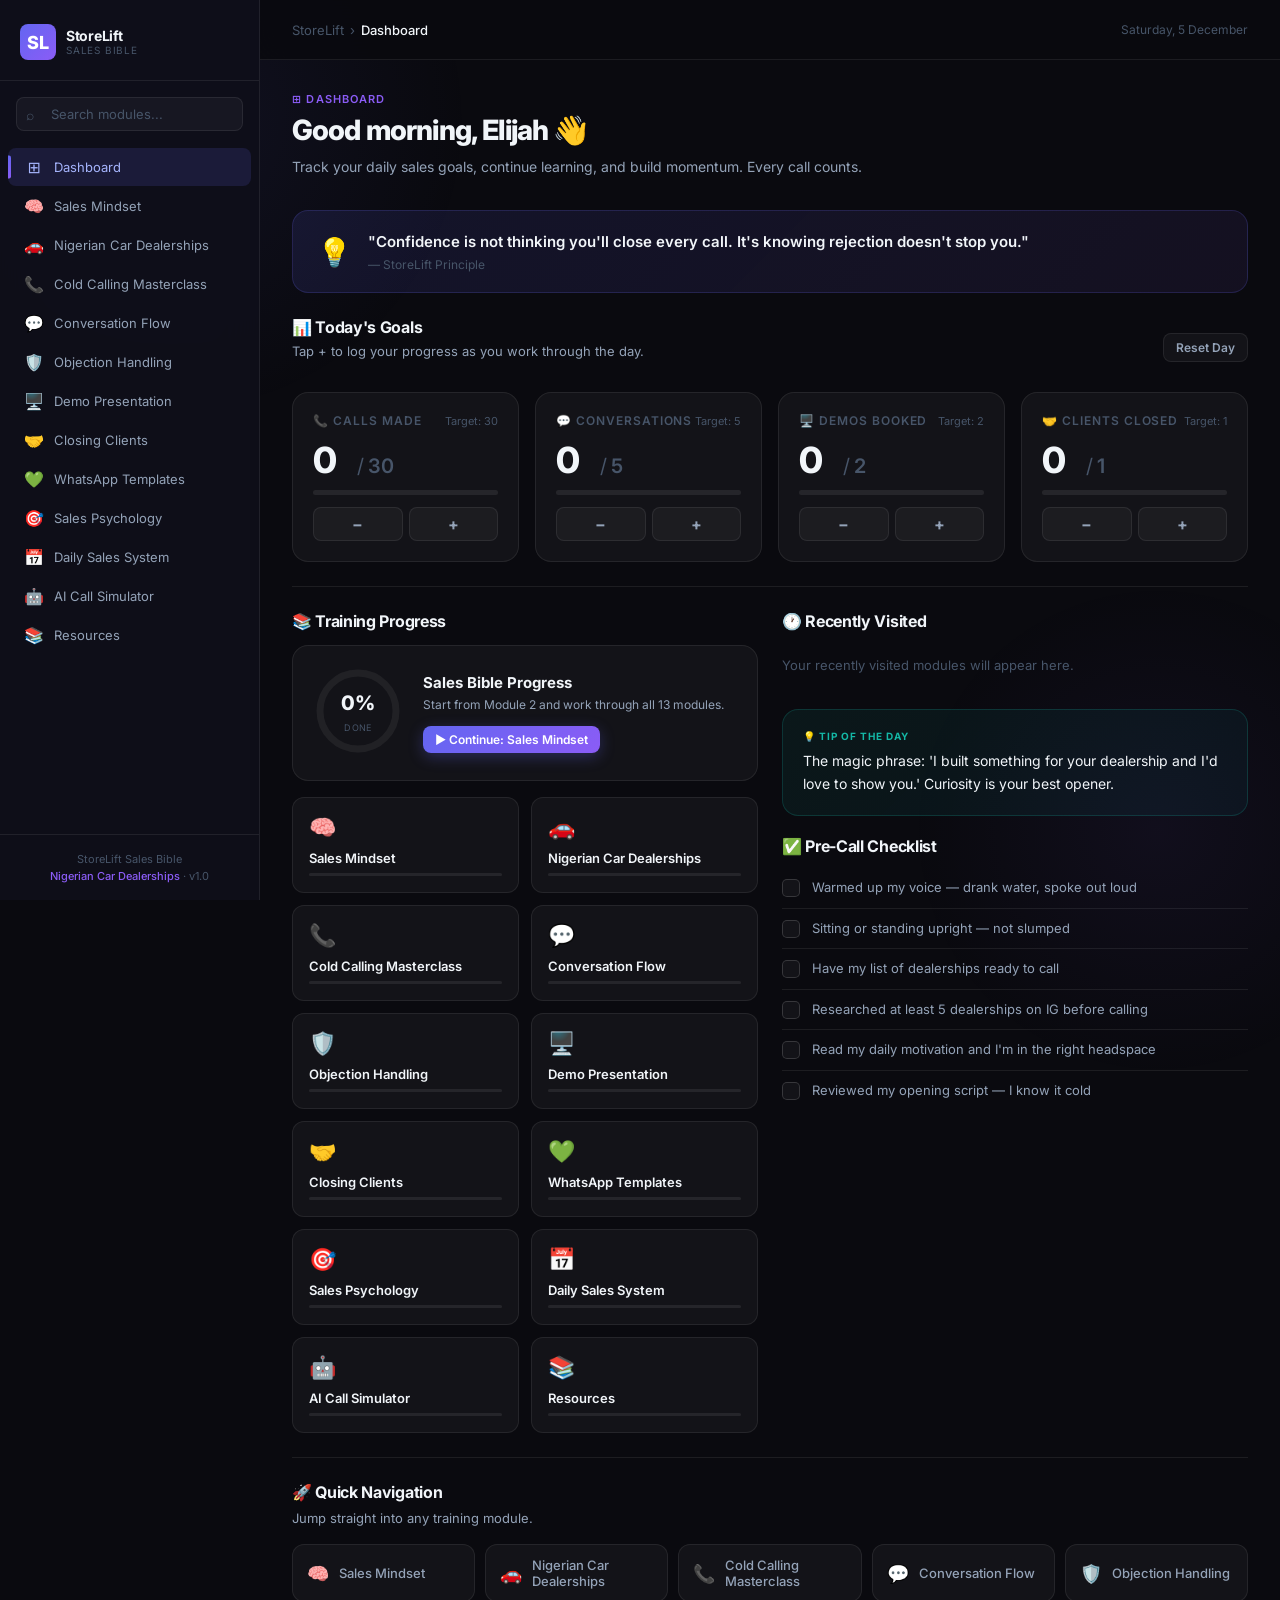
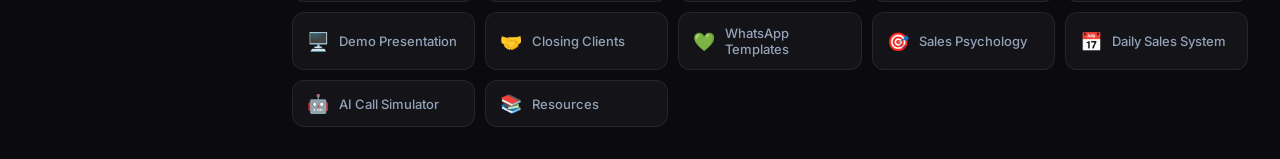
<file: index.html>
<!DOCTYPE html>
<html lang="en">
<head>
  <meta charset="UTF-8" />
  <meta name="viewport" content="width=device-width, initial-scale=1.0" />
  <title>StoreLift Sales Bible</title>
  <link rel="stylesheet" href="css/global.css" />
  <style>
    /* ── Dashboard-specific styles ── */
    .goal-card {
      background: var(--bg-card);
      border: 1px solid var(--border);
      border-radius: var(--radius-lg);
      padding: 20px;
      transition: all var(--transition);
    }
    .goal-card:hover { background: var(--bg-card-hover); border-color: var(--border-strong); }

    .goal-header {
      display: flex;
      align-items: center;
      justify-content: space-between;
      margin-bottom: 14px;
    }
    .goal-title {
      font-size: 12px;
      font-weight: 600;
      text-transform: uppercase;
      letter-spacing: 0.08em;
      color: var(--text-muted);
      display: flex;
      align-items: center;
      gap: 6px;
    }
    .goal-target { font-size: 11px; color: var(--text-muted); }
    .goal-numbers {
      display: flex;
      align-items: baseline;
      gap: 4px;
      margin-bottom: 12px;
    }
    .goal-current {
      font-size: 36px;
      font-weight: 800;
      letter-spacing: -0.04em;
      color: var(--text-primary);
      line-height: 1;
      min-width: 40px;
    }
    .goal-sep { font-size: 20px; color: var(--text-muted); }
    .goal-max { font-size: 20px; color: var(--text-muted); font-weight: 600; }
    .goal-controls {
      display: flex;
      gap: 6px;
      margin-top: 12px;
    }
    .goal-btn {
      flex: 1;
      padding: 6px;
      border-radius: var(--radius-sm);
      font-size: 16px;
      font-weight: 700;
      border: 1px solid var(--border);
      background: var(--bg-card);
      color: var(--text-secondary);
      cursor: pointer;
      transition: all var(--transition);
    }
    .goal-btn:hover { background: var(--bg-card-hover); color: var(--text-primary); }
    .goal-btn.add:hover { background: rgba(99,102,241,0.15); border-color: rgba(99,102,241,0.3); color: #a5b4fc; }

    /* Module cards */
    .module-nav-grid {
      display: grid;
      grid-template-columns: repeat(auto-fill, minmax(200px, 1fr));
      gap: 12px;
    }
    .module-nav-card {
      background: var(--bg-card);
      border: 1px solid var(--border);
      border-radius: var(--radius-md);
      padding: 16px;
      cursor: pointer;
      transition: all var(--transition);
      text-decoration: none;
      display: block;
      position: relative;
      overflow: hidden;
    }
    .module-nav-card:hover {
      background: var(--bg-card-hover);
      border-color: var(--border-strong);
      transform: translateY(-2px);
    }
    .module-nav-card.completed { border-color: rgba(34,197,94,0.2); }
    .module-nav-icon { font-size: 22px; margin-bottom: 10px; display: block; }
    .module-nav-name {
      font-size: 13px;
      font-weight: 600;
      color: var(--text-primary);
      margin-bottom: 6px;
      line-height: 1.3;
    }
    .module-nav-progress { }
    .module-complete-check {
      position: absolute;
      top: 12px;
      right: 12px;
      width: 20px;
      height: 20px;
      background: var(--green);
      border-radius: 50%;
      display: flex;
      align-items: center;
      justify-content: center;
      font-size: 10px;
      color: white;
      font-weight: 700;
    }

    /* Recent visits */
    .recent-item {
      display: flex;
      align-items: center;
      gap: 12px;
      padding: 10px 0;
      border-bottom: 1px solid var(--border);
      text-decoration: none;
      transition: all var(--transition);
    }
    .recent-item:last-child { border-bottom: none; }
    .recent-item:hover .recent-name { color: #a5b4fc; }
    .recent-icon {
      width: 36px;
      height: 36px;
      background: var(--bg-card);
      border: 1px solid var(--border);
      border-radius: var(--radius-sm);
      display: flex;
      align-items: center;
      justify-content: center;
      font-size: 16px;
      flex-shrink: 0;
    }
    .recent-name { font-size: 13px; font-weight: 500; color: var(--text-primary); }
    .recent-time { font-size: 11px; color: var(--text-muted); margin-top: 2px; }
    .recent-arrow { margin-left: auto; color: var(--text-muted); font-size: 14px; }

    /* Overall progress ring */
    .overall-progress-wrap {
      display: flex;
      align-items: center;
      gap: 20px;
      padding: 20px;
      background: var(--bg-card);
      border: 1px solid var(--border);
      border-radius: var(--radius-lg);
    }
    .ring-wrap { flex-shrink: 0; position: relative; }
    .ring-label {
      position: absolute;
      top: 50%;
      left: 50%;
      transform: translate(-50%, -50%);
      text-align: center;
    }
    .ring-pct {
      font-size: 20px;
      font-weight: 800;
      color: var(--text-primary);
      display: block;
    }
    .ring-sub { font-size: 9px; color: var(--text-muted); text-transform: uppercase; letter-spacing: 0.05em; }
    .overall-text { }
    .overall-title {
      font-size: 15px;
      font-weight: 700;
      color: var(--text-primary);
      margin-bottom: 4px;
    }
    .overall-desc { font-size: 12px; color: var(--text-secondary); line-height: 1.5; margin-bottom: 12px; }

    /* Day stats bar */
    .day-bar {
      display: flex;
      align-items: center;
      gap: 8px;
      font-size: 12px;
      color: var(--text-muted);
      margin-bottom: 6px;
    }
    .day-bar-label { width: 100px; flex-shrink: 0; }
    .day-bar-track {
      flex: 1;
      height: 6px;
      background: var(--border);
      border-radius: 3px;
      overflow: hidden;
    }
    .day-bar-fill {
      height: 100%;
      background: var(--brand-grad);
      border-radius: 3px;
      transition: width 0.8s cubic-bezier(0.4,0,0.2,1);
    }
    .day-bar-val { width: 40px; text-align: right; color: var(--text-secondary); font-weight: 500; }

    /* Tip card */
    .tip-of-day {
      background: linear-gradient(135deg, rgba(20,184,166,0.08), rgba(6,182,212,0.05));
      border: 1px solid rgba(20,184,166,0.2);
      border-radius: var(--radius-lg);
      padding: 20px;
    }
    .tip-eyebrow {
      font-size: 10px;
      font-weight: 700;
      text-transform: uppercase;
      letter-spacing: 0.1em;
      color: var(--teal);
      margin-bottom: 8px;
    }
    .tip-content { font-size: 14px; color: var(--text-primary); line-height: 1.6; }

    @media (max-width: 768px) {
      .module-nav-grid { grid-template-columns: repeat(2, 1fr); }
      .overall-progress-wrap { flex-direction: column; text-align: center; }
    }
  </style>
</head>
<body>

<div class="sidebar-overlay"></div>

<div class="app-layout">

  <!-- ── SIDEBAR ── -->
  <aside class="sidebar">
    <div class="sidebar-logo">
      <div class="logo-mark">
        <div class="logo-icon">SL</div>
        <div class="logo-text">
          <div class="logo-name">StoreLift</div>
          <div class="logo-sub">Sales Bible</div>
        </div>
      </div>
    </div>

    <div class="sidebar-search">
      <div class="search-wrap">
        <span class="search-icon">⌕</span>
        <input type="text" id="sidebar-search" placeholder="Search modules..." />
      </div>
    </div>

    <nav class="sidebar-nav" id="sidebar-nav">
      <!-- Built by JS -->
    </nav>

    <div class="sidebar-footer">
      <div class="sidebar-footer-info">
        StoreLift Sales Bible<br/>
        <span>Nigerian Car Dealerships</span> · v1.0
      </div>
    </div>
  </aside>

  <!-- ── MAIN ── -->
  <main class="main-content">

    <!-- Top bar -->
    <header class="topbar">
      <div class="topbar-left">
        <button class="hamburger" aria-label="Menu">
          <span></span><span></span><span></span>
        </button>
        <div class="topbar-breadcrumb">
          <span>StoreLift</span>
          <span>›</span>
          <span class="current">Dashboard</span>
        </div>
      </div>
      <div class="topbar-right">
        <div id="topbar-date" style="font-size:12px;color:var(--text-muted);"></div>
      </div>
    </header>

    <!-- Page content -->
    <div class="page-content">

      <!-- Header -->
      <div class="page-header animate-in">
        <div class="page-eyebrow">⊞ Dashboard</div>
        <h1 class="page-title" id="greeting-title">Good morning, Elijah 👋</h1>
        <p class="page-subtitle">Track your daily sales goals, continue learning, and build momentum. Every call counts.</p>
      </div>

      <!-- Motivation banner -->
      <div class="motivation-banner animate-in-delay-1" id="motivation-banner" style="margin-bottom:24px;">
        <div class="motivation-icon">💡</div>
        <div class="motivation-text">
          <div class="motivation-quote" id="daily-quote">Loading today's motivation...</div>
          <div class="motivation-author" id="daily-author"></div>
        </div>
      </div>

      <!-- TODAY'S GOAL SECTION -->
      <div class="animate-in-delay-2">
        <div style="display:flex;align-items:center;justify-content:space-between;margin-bottom:14px;">
          <div>
            <div class="section-title">📊 Today's Goals</div>
            <div class="section-desc">Tap + to log your progress as you work through the day.</div>
          </div>
          <button class="btn btn-ghost btn-sm" onclick="resetDayGoals()">Reset Day</button>
        </div>

        <div class="stat-grid" style="grid-template-columns: repeat(auto-fit, minmax(160px,1fr));">

          <!-- Calls -->
          <div class="goal-card" data-goal="calls">
            <div class="goal-header">
              <div class="goal-title">📞 Calls Made</div>
              <div class="goal-target">Target: 30</div>
            </div>
            <div class="goal-numbers">
              <span class="goal-current">0</span>
              <span class="goal-sep">/</span>
              <span class="goal-max">30</span>
            </div>
            <div class="progress-track">
              <div class="progress-fill" style="width:0%"></div>
            </div>
            <div class="goal-controls">
              <button class="goal-btn goal-sub" title="Subtract">−</button>
              <button class="goal-btn add goal-add" title="Add">+</button>
            </div>
          </div>

          <!-- Conversations -->
          <div class="goal-card" data-goal="conversations">
            <div class="goal-header">
              <div class="goal-title">💬 Conversations</div>
              <div class="goal-target">Target: 5</div>
            </div>
            <div class="goal-numbers">
              <span class="goal-current">0</span>
              <span class="goal-sep">/</span>
              <span class="goal-max">5</span>
            </div>
            <div class="progress-track">
              <div class="progress-fill" style="width:0%"></div>
            </div>
            <div class="goal-controls">
              <button class="goal-btn goal-sub">−</button>
              <button class="goal-btn add goal-add">+</button>
            </div>
          </div>

          <!-- Demos -->
          <div class="goal-card" data-goal="demos">
            <div class="goal-header">
              <div class="goal-title">🖥️ Demos Booked</div>
              <div class="goal-target">Target: 2</div>
            </div>
            <div class="goal-numbers">
              <span class="goal-current">0</span>
              <span class="goal-sep">/</span>
              <span class="goal-max">2</span>
            </div>
            <div class="progress-track">
              <div class="progress-fill" style="width:0%"></div>
            </div>
            <div class="goal-controls">
              <button class="goal-btn goal-sub">−</button>
              <button class="goal-btn add goal-add">+</button>
            </div>
          </div>

          <!-- Clients -->
          <div class="goal-card" data-goal="clients">
            <div class="goal-header">
              <div class="goal-title">🤝 Clients Closed</div>
              <div class="goal-target">Target: 1</div>
            </div>
            <div class="goal-numbers">
              <span class="goal-current">0</span>
              <span class="goal-sep">/</span>
              <span class="goal-max">1</span>
            </div>
            <div class="progress-track">
              <div class="progress-fill" style="width:0%"></div>
            </div>
            <div class="goal-controls">
              <button class="goal-btn goal-sub">−</button>
              <button class="goal-btn add goal-add">+</button>
            </div>
          </div>

        </div>
      </div>

      <div class="divider"></div>

      <!-- TWO COLUMN: Modules + Recent -->
      <div class="grid-2" style="gap:24px;margin-bottom:24px;">

        <!-- Overall progress -->
        <div class="animate-in-delay-3">
          <div class="section-title" style="margin-bottom:14px;">📚 Training Progress</div>
          <div class="overall-progress-wrap" style="margin-bottom:16px;">
            <div class="ring-wrap">
              <svg width="90" height="90" viewBox="0 0 90 90" id="progress-ring">
                <circle cx="45" cy="45" r="38" fill="none" stroke="rgba(255,255,255,0.06)" stroke-width="7"/>
                <circle class="progress-ring-fill" cx="45" cy="45" r="38"
                  fill="none" stroke="url(#ringGrad)" stroke-width="7"
                  stroke-linecap="round"
                  transform="rotate(-90 45 45)"
                  style="transition: stroke-dashoffset 1s ease;" />
                <defs>
                  <linearGradient id="ringGrad" x1="0%" y1="0%" x2="100%" y2="0%">
                    <stop offset="0%" stop-color="#6366f1"/>
                    <stop offset="100%" stop-color="#8b5cf6"/>
                  </linearGradient>
                </defs>
              </svg>
              <div class="ring-label">
                <span class="ring-pct" id="ring-pct">0%</span>
                <span class="ring-sub">done</span>
              </div>
            </div>
            <div class="overall-text">
              <div class="overall-title">Sales Bible Progress</div>
              <div class="overall-desc" id="progress-desc">Start from Module 2 and work your way through. Each module builds on the last.</div>
              <a href="cold-calling.html" class="btn btn-primary btn-sm" id="resume-btn">
                ▶ Resume Learning
              </a>
            </div>
          </div>

          <!-- Module mini-grid -->
          <div class="module-nav-grid" id="module-nav-grid">
            <!-- Built by JS -->
          </div>
        </div>

        <!-- Right column -->
        <div class="animate-in-delay-4">

          <!-- Recently visited -->
          <div style="margin-bottom:24px;">
            <div class="section-title" style="margin-bottom:14px;">🕐 Recently Visited</div>
            <div id="recent-visits-list">
              <p style="font-size:13px;color:var(--text-muted);padding:12px 0;">
                Your recently visited modules will appear here.
              </p>
            </div>
          </div>

          <!-- Tip of the day -->
          <div class="tip-of-day">
            <div class="tip-eyebrow">💡 Tip of the day</div>
            <div class="tip-content" id="tip-content">
              Before you make your first call today, spend 5 minutes researching each dealership on Instagram. Know one specific thing about their inventory or posts. When you mention it on the call, they'll know you're not just randomly dialling — and that changes everything.
            </div>
          </div>

          <!-- Quick pre-call checklist -->
          <div style="margin-top:20px;">
            <div class="section-title" style="margin-bottom:12px;">✅ Pre-Call Checklist</div>
            <div data-checklist="pre-call-dash">
              <div class="check-item" data-item="voice">
                <div class="check-box"></div>
                <span class="check-text">Warmed up my voice — drank water, spoke out loud</span>
              </div>
              <div class="check-item" data-item="posture">
                <div class="check-box"></div>
                <span class="check-text">Sitting or standing upright — not slumped</span>
              </div>
              <div class="check-item" data-item="list">
                <div class="check-box"></div>
                <span class="check-text">Have my list of dealerships ready to call</span>
              </div>
              <div class="check-item" data-item="research">
                <div class="check-box"></div>
                <span class="check-text">Researched at least 5 dealerships on IG before calling</span>
              </div>
              <div class="check-item" data-item="mindset">
                <div class="check-box"></div>
                <span class="check-text">Read my daily motivation and I'm in the right headspace</span>
              </div>
              <div class="check-item" data-item="script">
                <div class="check-box"></div>
                <span class="check-text">Reviewed my opening script — I know it cold</span>
              </div>
            </div>
          </div>

        </div>
      </div>

      <div class="divider"></div>

      <!-- Quick nav to all modules -->
      <div class="animate-in">
        <div class="section-title" style="margin-bottom:6px;">🚀 Quick Navigation</div>
        <div class="section-desc">Jump straight into any training module.</div>
        <div style="display:grid;grid-template-columns:repeat(auto-fill,minmax(180px,1fr));gap:10px;margin-top:14px;" id="quick-nav-grid">
          <!-- Built by JS -->
        </div>
      </div>

    </div><!-- /page-content -->
  </main>
</div>

<div class="toast"></div>

<script src="js/app.js"></script>
<script>
document.addEventListener('DOMContentLoaded', () => {

  /* Init sidebar */
  initSidebar('dashboard');

  /* Greeting */
  const hour = new Date().getHours();
  const greet = hour < 12 ? 'Good morning' : hour < 17 ? 'Good afternoon' : 'Good evening';
  document.getElementById('greeting-title').textContent = `${greet}, Elijah 👋`;

  /* Date */
  const dateEl = document.getElementById('topbar-date');
  if (dateEl) dateEl.textContent = new Date().toLocaleDateString('en-NG', { weekday:'long', month:'long', day:'numeric' });

  /* Daily quote */
  const q = getDailyQuote();
  document.getElementById('daily-quote').textContent = `"${q.text}"`;
  document.getElementById('daily-author').textContent = `— ${q.author}`;

  /* Goal counters */
  initGoalCounters();

  /* Progress ring */
  const pct = getTotalProgress();
  updateProgressRing(document.getElementById('progress-ring'), pct);
  document.getElementById('ring-pct').textContent = pct + '%';
  const descEl = document.getElementById('progress-desc');
  if (pct === 0) descEl.textContent = 'Start from Module 2 and work through all 13 modules.';
  else if (pct < 50) descEl.textContent = `You're ${pct}% through the Sales Bible. Keep going!`;
  else if (pct < 100) descEl.textContent = `${pct}% complete — you're over halfway there!`;
  else descEl.textContent = 'You\'ve completed the full Sales Bible! Now go close clients.';

  /* Module nav grid */
  const progress = getProgress();
  const moduleGrid = document.getElementById('module-nav-grid');
  if (moduleGrid) {
    moduleGrid.innerHTML = MODULES.filter(m => m.id !== 'dashboard').map(m => {
      const pct = progress[m.id] || 0;
      const isComplete = pct === 100;
      return `
        <a href="${m.file}" class="module-nav-card ${isComplete ? 'completed' : ''}">
          ${isComplete ? '<div class="module-complete-check">✓</div>' : ''}
          <span class="module-nav-icon">${m.icon}</span>
          <div class="module-nav-name">${m.label}</div>
          <div class="module-nav-progress">
            <div class="progress-track" style="height:3px;">
              <div class="progress-fill" style="width:${pct}%"></div>
            </div>
          </div>
        </a>
      `;
    }).join('');
  }

  /* Quick nav */
  const quickNav = document.getElementById('quick-nav-grid');
  if (quickNav) {
    quickNav.innerHTML = MODULES.filter(m => m.id !== 'dashboard').map(m => `
      <a href="${m.file}" style="
        display:flex;align-items:center;gap:10px;
        padding:12px 14px;
        background:var(--bg-card);
        border:1px solid var(--border);
        border-radius:var(--radius-md);
        text-decoration:none;
        font-size:13px;font-weight:500;color:var(--text-secondary);
        transition:all var(--transition);"
        onmouseover="this.style.background='var(--bg-card-hover)';this.style.color='var(--text-primary)';"
        onmouseout="this.style.background='var(--bg-card)';this.style.color='var(--text-secondary)';">
        <span style="font-size:18px;">${m.icon}</span>
        ${m.label}
      </a>
    `).join('');
  }

  /* Recently visited */
  const visits = getRecentVisits();
  const recentEl = document.getElementById('recent-visits-list');
  if (recentEl && visits.length > 0) {
    recentEl.innerHTML = visits.map(v => {
      const mod = MODULES.find(m => m.id === v.id);
      if (!mod) return '';
      const ago = Math.floor((Date.now() - v.time) / 60000);
      const agoStr = ago < 1 ? 'just now' : ago < 60 ? `${ago}m ago` : `${Math.floor(ago/60)}h ago`;
      return `
        <a href="${mod.file}" class="recent-item">
          <div class="recent-icon">${mod.icon}</div>
          <div>
            <div class="recent-name">${mod.label}</div>
            <div class="recent-time">${agoStr}</div>
          </div>
          <span class="recent-arrow">›</span>
        </a>
      `;
    }).join('');
  }

  /* Checkboxes */
  initCheckboxes('pre-call-dash');

  /* Resume button — point to first incomplete module */
  const resumeBtn = document.getElementById('resume-btn');
  if (resumeBtn) {
    const incomplete = MODULES.find(m => m.id !== 'dashboard' && (progress[m.id] || 0) < 100);
    if (incomplete) {
      resumeBtn.href = incomplete.file;
      resumeBtn.innerHTML = `▶ Continue: ${incomplete.label}`;
    } else {
      resumeBtn.innerHTML = '🎉 All modules complete!';
      resumeBtn.href = 'simulator.html';
    }
  }

  /* Tips rotation */
  const tips = [
    "Before you make your first call today, spend 5 minutes on Instagram researching each dealership. Know one specific thing about their inventory. Mention it on the call.",
    "When a gatekeeper answers, be warm and brief. Your goal is to get routed to the owner — not to pitch the gatekeeper.",
    "The magic phrase: 'I built something for your dealership and I'd love to show you.' Curiosity is your best opener.",
    "After every 5 calls, pause for 60 seconds. Breathe. Reset your energy before continuing.",
    "Send your WhatsApp follow-up within 2 minutes of booking a demo. Nigerian business owners move fast — so should you.",
    "Never ask 'are you the owner?' Ask 'Please is [Name] available?' — it sounds more professional.",
    "Track your conversion rate: calls → conversations → demos → clients. Improving each step compounds your results.",
  ];
  const tipEl = document.getElementById('tip-content');
  if (tipEl) {
    const dayIdx = Math.floor(Date.now() / 86400000) % tips.length;
    tipEl.textContent = tips[dayIdx];
  }

});

function resetDayGoals() {
  if (!confirm('Reset today\'s goal progress?')) return;
  const stored = JSON.parse(localStorage.getItem(STORAGE.DAILY_GOALS)) || {};
  stored[new Date().toDateString()] = { calls:0, conversations:0, demos:0, clients:0 };
  localStorage.setItem(STORAGE.DAILY_GOALS, JSON.stringify(stored));
  location.reload();
}
</script>
</body>
</html>
</file>
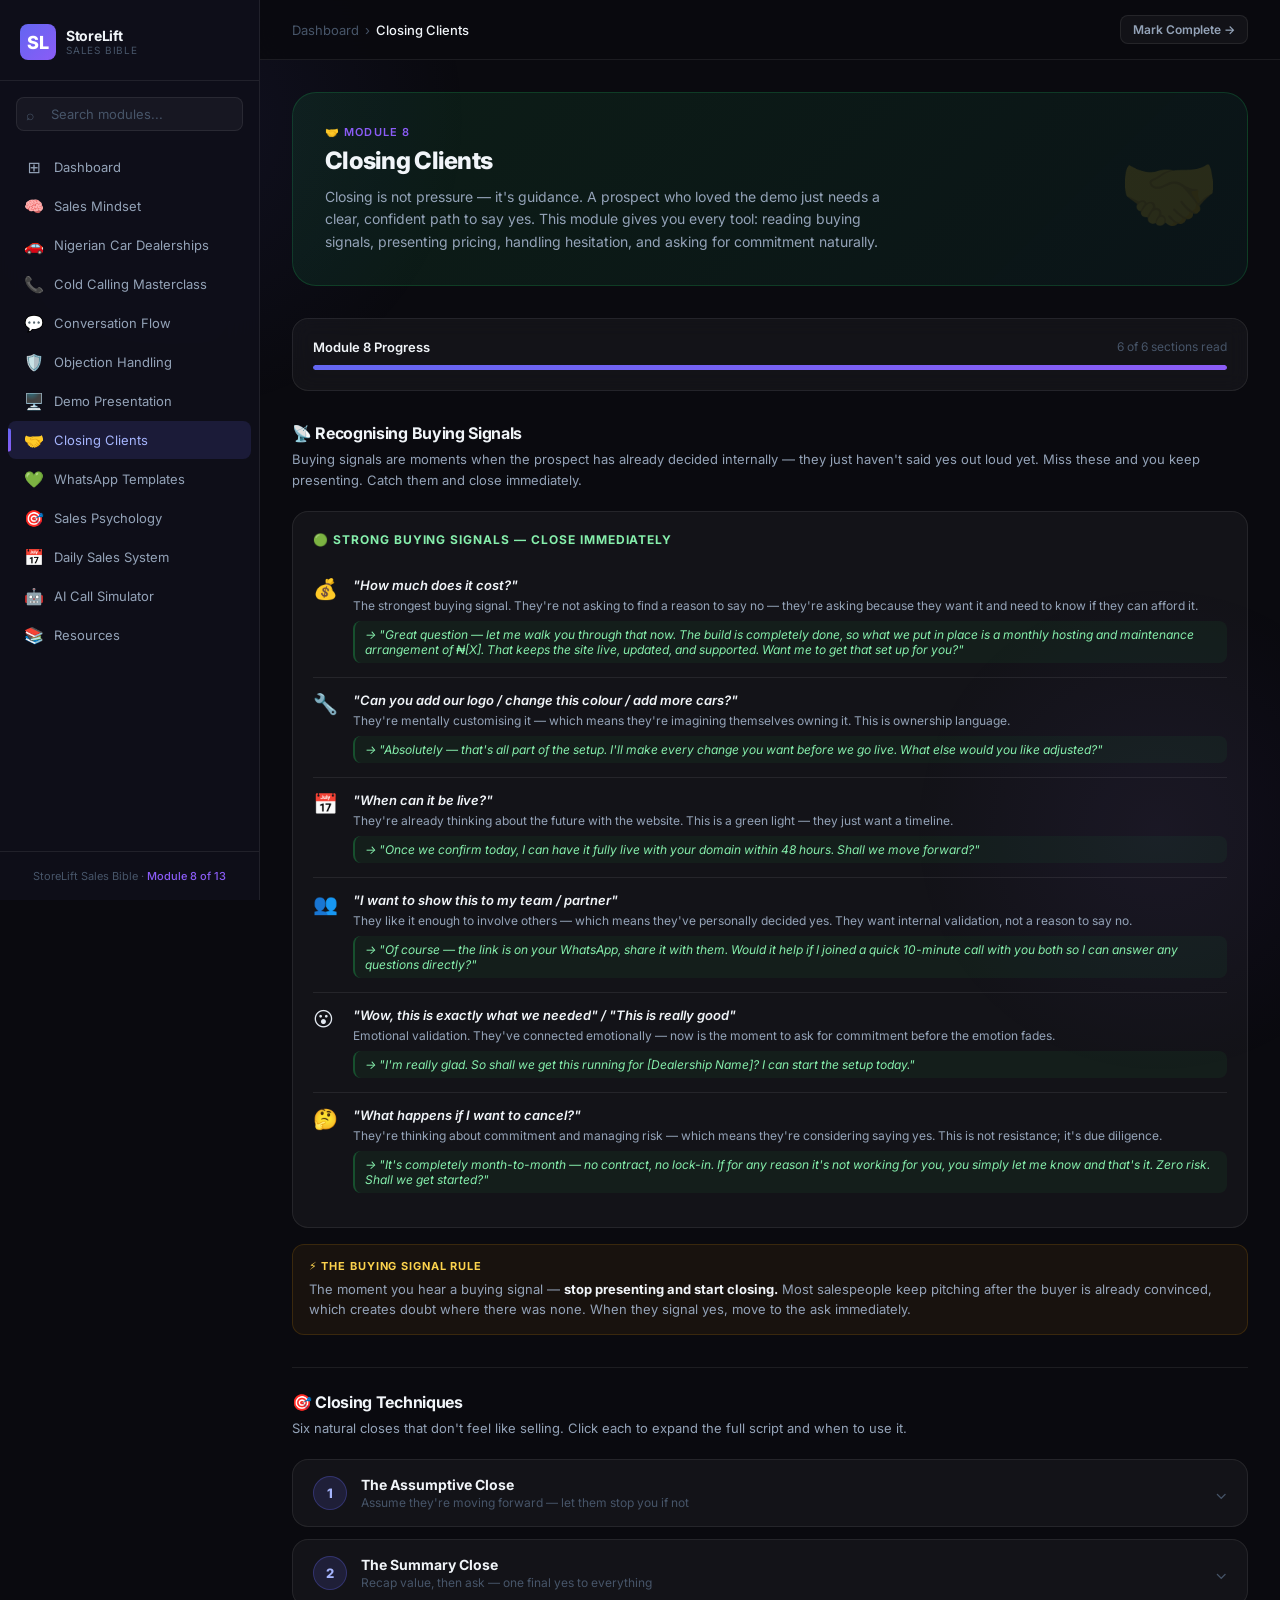
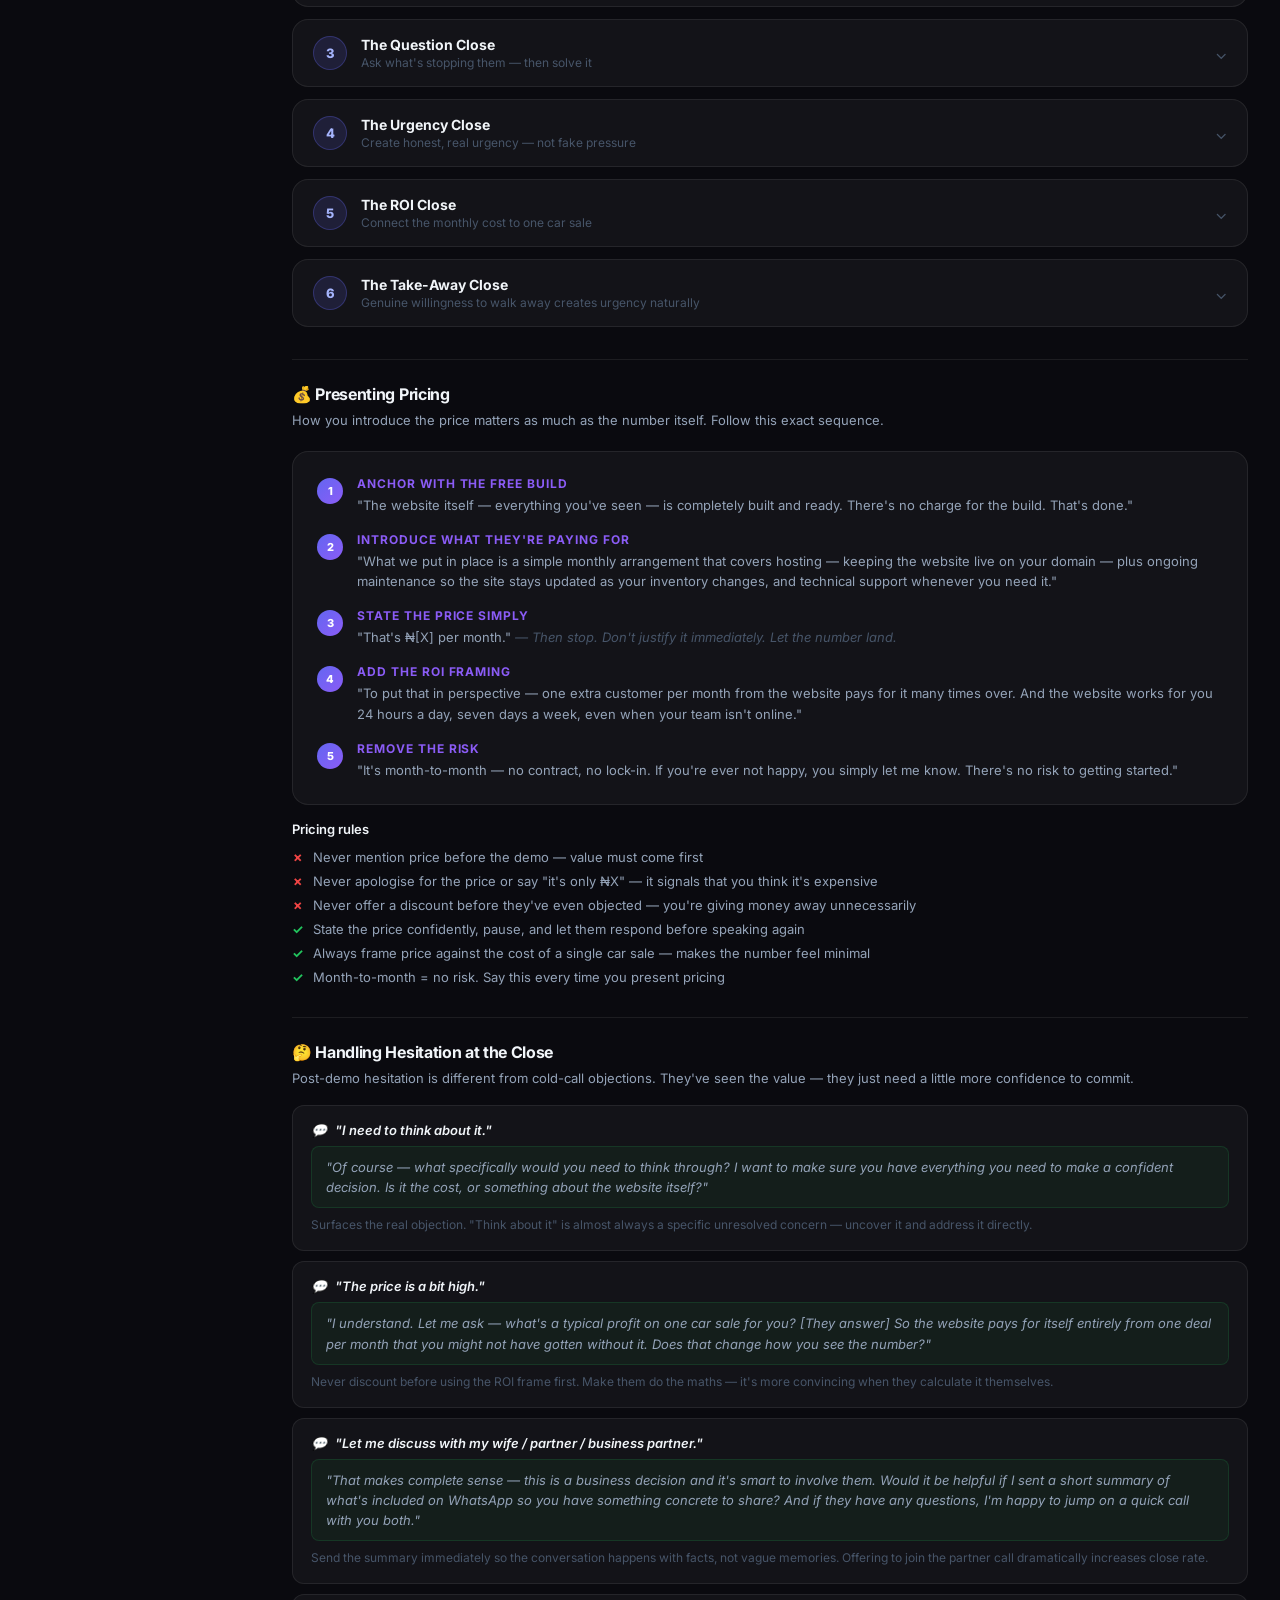
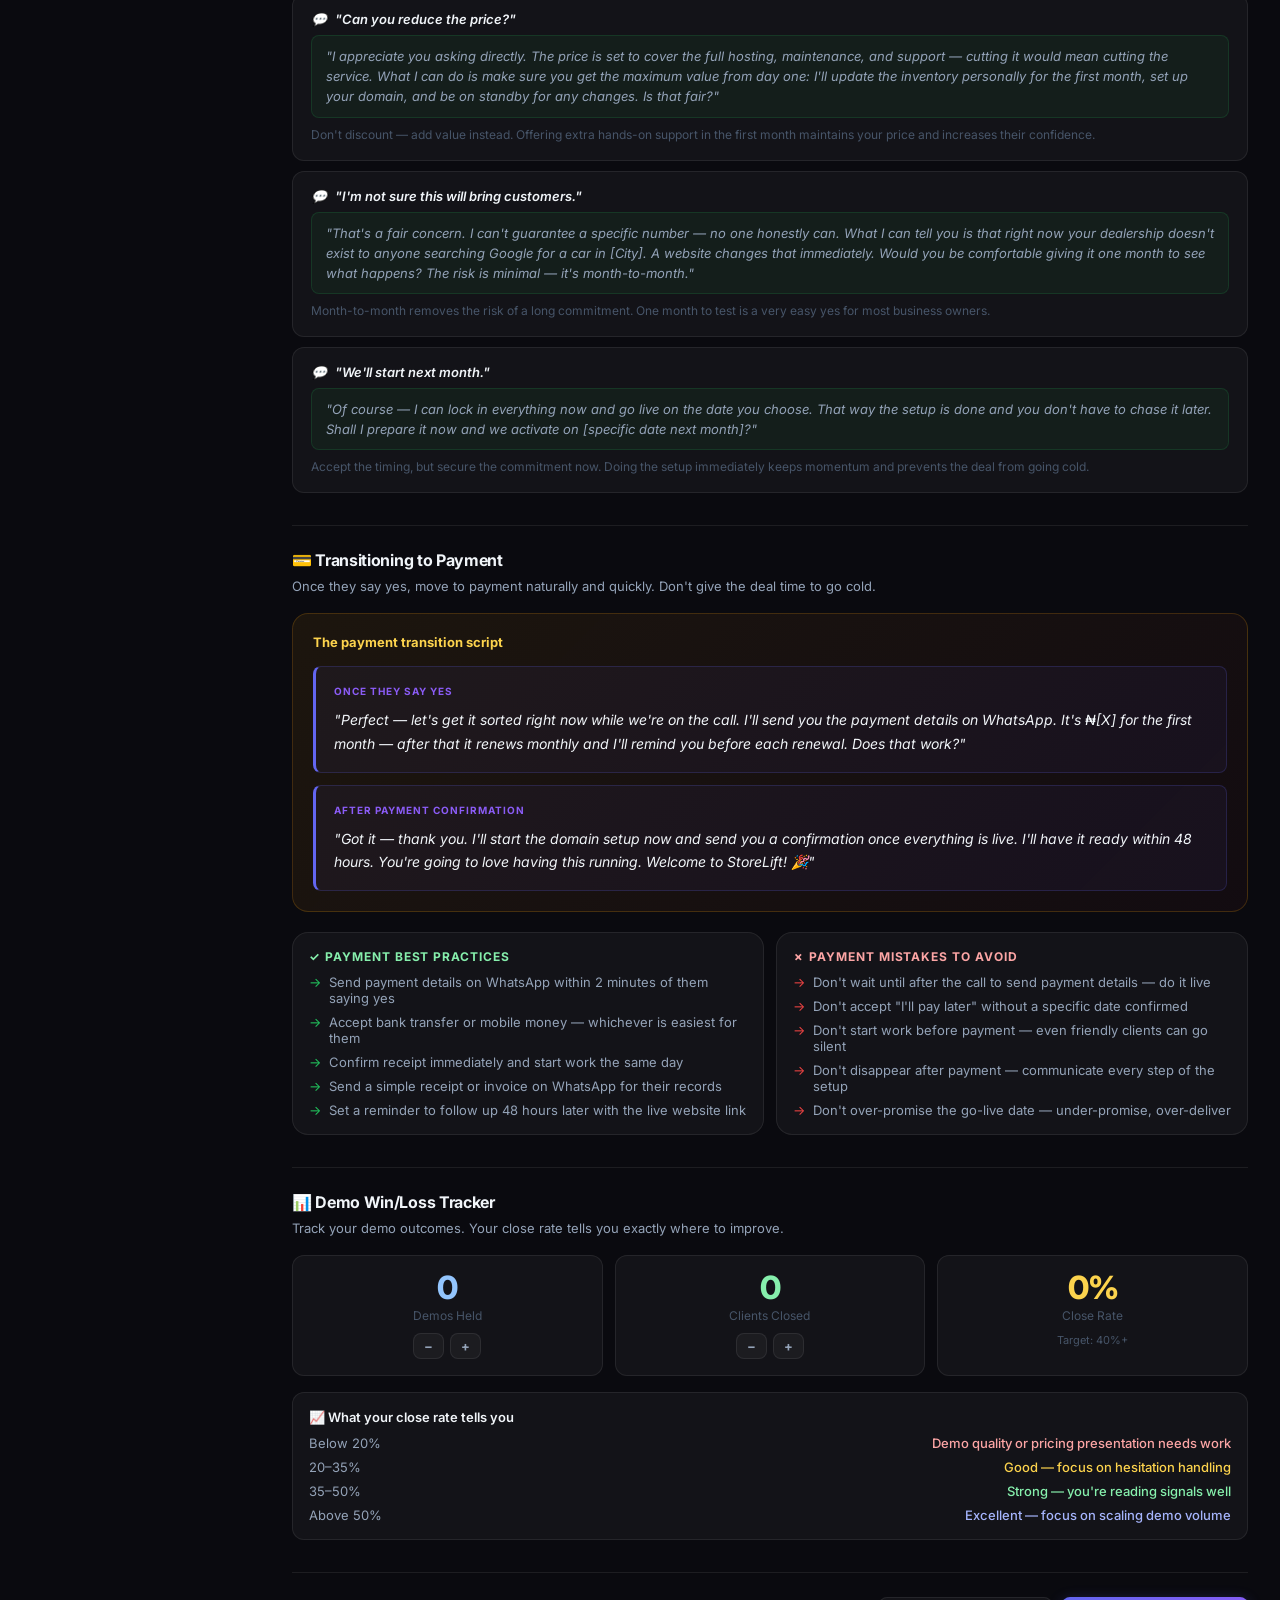
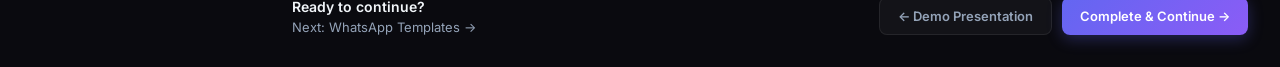
<file: closing.html>
<!DOCTYPE html>
<html lang="en">
<head>
  <meta charset="UTF-8" />
  <meta name="viewport" content="width=device-width, initial-scale=1.0" />
  <title>Closing Clients · StoreLift Sales Bible</title>
  <link rel="stylesheet" href="css/global.css" />
  <style>

    .close-hero {
      background: linear-gradient(135deg, rgba(34,197,94,0.1), rgba(20,184,166,0.06));
      border: 1px solid rgba(34,197,94,0.2);
      border-radius: var(--radius-xl);
      padding: 32px;
      margin-bottom: 32px;
      position: relative;
      overflow: hidden;
    }
    .close-hero::after {
      content: '🤝';
      position: absolute;
      right: 28px; top: 50%;
      transform: translateY(-50%);
      font-size: 80px;
      opacity: 0.12;
    }

    /* Buying signal cards */
    .signal-row {
      display: flex;
      gap: 12px;
      align-items: flex-start;
      padding: 14px 0;
      border-bottom: 1px solid var(--border);
    }
    .signal-row:last-child { border-bottom: none; }
    .signal-icon { font-size: 20px; flex-shrink: 0; width: 28px; }
    .signal-content { flex: 1; }
    .signal-phrase {
      font-size: 13px;
      font-weight: 600;
      color: var(--text-primary);
      font-style: italic;
      margin-bottom: 4px;
    }
    .signal-meaning {
      font-size: 12px;
      color: var(--text-secondary);
      line-height: 1.5;
    }
    .signal-response {
      font-size: 12px;
      color: #86efac;
      font-style: italic;
      margin-top: 6px;
      padding: 6px 10px;
      background: rgba(34,197,94,0.06);
      border-radius: var(--radius-sm);
      border-left: 2px solid rgba(34,197,94,0.3);
    }

    /* Close technique cards */
    .technique-card {
      background: var(--bg-card);
      border: 1px solid var(--border);
      border-radius: var(--radius-lg);
      overflow: hidden;
      margin-bottom: 12px;
      transition: border-color var(--transition);
    }
    .technique-card:hover { border-color: var(--border-strong); }
    .technique-header {
      display: flex;
      align-items: center;
      gap: 14px;
      padding: 16px 20px;
      cursor: pointer;
    }
    .technique-num {
      width: 34px;
      height: 34px;
      border-radius: 50%;
      background: rgba(99,102,241,0.15);
      border: 1px solid rgba(99,102,241,0.3);
      display: flex;
      align-items: center;
      justify-content: center;
      font-size: 13px;
      font-weight: 800;
      color: #a5b4fc;
      flex-shrink: 0;
    }
    .technique-meta { flex: 1; }
    .technique-name {
      font-size: 14px;
      font-weight: 700;
      color: var(--text-primary);
      margin-bottom: 2px;
    }
    .technique-tagline {
      font-size: 12px;
      color: var(--text-muted);
    }
    .technique-toggle {
      font-size: 16px;
      color: var(--text-muted);
      transition: transform var(--transition);
    }
    .technique-card.open .technique-toggle { transform: rotate(180deg); color: #a5b4fc; }
    .technique-body {
      max-height: 0;
      overflow: hidden;
      transition: max-height 0.35s ease;
    }
    .technique-card.open .technique-body { max-height: 600px; }
    .technique-body-inner {
      padding: 4px 20px 20px;
      border-top: 1px solid var(--border);
    }

    /* Pricing presentation */
    .pricing-reveal {
      background: var(--bg-card);
      border: 1px solid var(--border);
      border-radius: var(--radius-lg);
      padding: 24px;
    }
    .pricing-step {
      display: flex;
      gap: 14px;
      margin-bottom: 16px;
      align-items: flex-start;
    }
    .pricing-step-num {
      width: 26px;
      height: 26px;
      background: var(--brand-grad);
      border-radius: 50%;
      display: flex;
      align-items: center;
      justify-content: center;
      font-size: 11px;
      font-weight: 800;
      color: white;
      flex-shrink: 0;
      margin-top: 2px;
    }
    .pricing-step-content { flex: 1; }
    .pricing-step-label {
      font-size: 12px;
      font-weight: 700;
      color: var(--purple);
      text-transform: uppercase;
      letter-spacing: 0.08em;
      margin-bottom: 4px;
    }
    .pricing-step-text {
      font-size: 13px;
      color: var(--text-secondary);
      line-height: 1.6;
    }

    /* Hesitation handler */
    .hesitation-card {
      background: var(--bg-card);
      border: 1px solid var(--border);
      border-radius: var(--radius-md);
      padding: 16px 18px;
      margin-bottom: 10px;
    }
    .hesitation-trigger {
      font-size: 13px;
      font-weight: 600;
      color: var(--text-primary);
      font-style: italic;
      margin-bottom: 8px;
      display: flex;
      gap: 8px;
      align-items: flex-start;
    }
    .hesitation-trigger::before { content: '💬'; flex-shrink: 0; }
    .hesitation-handle {
      font-size: 13px;
      color: var(--text-secondary);
      font-style: italic;
      line-height: 1.55;
      background: rgba(34,197,94,0.06);
      border: 1px solid rgba(34,197,94,0.15);
      border-radius: var(--radius-sm);
      padding: 10px 14px;
    }
    .hesitation-why {
      font-size: 12px;
      color: var(--text-muted);
      margin-top: 8px;
      line-height: 1.5;
    }

    /* Commitment flow */
    .commit-flow {
      display: flex;
      flex-direction: column;
      gap: 12px;
    }
    .commit-step {
      display: flex;
      gap: 14px;
      align-items: flex-start;
    }
    .commit-arrow {
      width: 32px;
      text-align: center;
      font-size: 18px;
      color: var(--text-muted);
      flex-shrink: 0;
      padding-top: 10px;
    }
    .commit-box {
      flex: 1;
      background: var(--bg-card);
      border: 1px solid var(--border);
      border-radius: var(--radius-md);
      padding: 14px 16px;
    }
    .commit-label {
      font-size: 10px;
      font-weight: 700;
      text-transform: uppercase;
      letter-spacing: 0.1em;
      color: var(--purple);
      margin-bottom: 6px;
    }
    .commit-script {
      font-size: 13px;
      font-style: italic;
      color: var(--text-secondary);
      line-height: 1.55;
    }

    /* Payment transition */
    .payment-path {
      background: linear-gradient(135deg, rgba(245,158,11,0.08), rgba(239,68,68,0.04));
      border: 1px solid rgba(245,158,11,0.2);
      border-radius: var(--radius-lg);
      padding: 20px;
    }

    /* Win/loss tracker */
    .tracker-grid {
      display: grid;
      grid-template-columns: repeat(3,1fr);
      gap: 12px;
      margin-bottom: 16px;
    }
    .tracker-card {
      background: var(--bg-card);
      border: 1px solid var(--border);
      border-radius: var(--radius-md);
      padding: 16px;
      text-align: center;
    }
    .tracker-num {
      font-size: 32px;
      font-weight: 800;
      letter-spacing: -0.03em;
      line-height: 1;
      margin-bottom: 4px;
    }
    .tracker-label { font-size: 12px; color: var(--text-muted); margin-bottom: 10px; }
    .tracker-btns { display: flex; gap: 6px; justify-content: center; }
    .tracker-btn {
      padding: 4px 10px;
      border-radius: var(--radius-sm);
      font-size: 13px;
      font-weight: 700;
      border: 1px solid var(--border);
      background: var(--bg-card);
      color: var(--text-secondary);
      cursor: pointer;
      transition: all var(--transition);
    }
    .tracker-btn:hover { background: var(--bg-card-hover); }
    .tracker-btn.add:hover { background: rgba(34,197,94,0.1); border-color: rgba(34,197,94,0.3); color: var(--green); }
    .tracker-btn.sub:hover { background: rgba(239,68,68,0.1); border-color: rgba(239,68,68,0.3); color: var(--red); }

    @media (max-width: 640px) {
      .tracker-grid { grid-template-columns: 1fr; }
    }
  </style>
</head>
<body>
<div class="sidebar-overlay"></div>
<div class="app-layout">

  <aside class="sidebar">
    <div class="sidebar-logo">
      <div class="logo-mark">
        <div class="logo-icon">SL</div>
        <div class="logo-text">
          <div class="logo-name">StoreLift</div>
          <div class="logo-sub">Sales Bible</div>
        </div>
      </div>
    </div>
    <div class="sidebar-search">
      <div class="search-wrap">
        <span class="search-icon">⌕</span>
        <input type="text" id="sidebar-search" placeholder="Search modules..." />
      </div>
    </div>
    <nav class="sidebar-nav" id="sidebar-nav"></nav>
    <div class="sidebar-footer">
      <div class="sidebar-footer-info">StoreLift Sales Bible · <span>Module 8 of 13</span></div>
    </div>
  </aside>

  <main class="main-content">
    <header class="topbar">
      <div class="topbar-left">
        <button class="hamburger"><span></span><span></span><span></span></button>
        <div class="topbar-breadcrumb">
          <a href="index.html" style="color:var(--text-muted);text-decoration:none;">Dashboard</a>
          <span>›</span>
          <span class="current">Closing Clients</span>
        </div>
      </div>
      <div class="topbar-right">
        <button class="btn btn-ghost btn-sm" onclick="completeAndNext()">Mark Complete →</button>
      </div>
    </header>

    <div class="page-content">

      <div class="close-hero animate-in">
        <div class="page-eyebrow">🤝 Module 8</div>
        <h1 class="page-title" style="font-size:24px;margin-bottom:10px;">Closing Clients</h1>
        <p class="page-subtitle" style="max-width:560px;">Closing is not pressure — it's guidance. A prospect who loved the demo just needs a clear, confident path to say yes. This module gives you every tool: reading buying signals, presenting pricing, handling hesitation, and asking for commitment naturally.</p>
      </div>

      <!-- Progress -->
      <div class="glass-card animate-in-delay-1" style="padding:20px;margin-bottom:32px;">
        <div style="display:flex;align-items:center;justify-content:space-between;margin-bottom:10px;">
          <div style="font-size:13px;font-weight:600;color:var(--text-primary);">Module 8 Progress</div>
          <div style="font-size:12px;color:var(--text-muted);" id="section-count">0 of 6 sections read</div>
        </div>
        <div class="progress-track">
          <div class="progress-fill" id="module-progress-fill" style="width:0%"></div>
        </div>
      </div>

      <!-- ─── SECTION 1: BUYING SIGNALS ─── -->
      <div data-section="1" class="animate-in" style="margin-bottom:32px;">
        <div class="section-title" style="margin-bottom:6px;">📡 Recognising Buying Signals</div>
        <div class="section-desc" style="margin-bottom:20px;">Buying signals are moments when the prospect has already decided internally — they just haven't said yes out loud yet. Miss these and you keep presenting. Catch them and close immediately.</div>

        <div class="glass-card" style="padding:20px;">
          <div style="font-size:12px;font-weight:700;color:#86efac;text-transform:uppercase;letter-spacing:0.08em;margin-bottom:16px;">🟢 Strong buying signals — close immediately</div>

          <div class="signal-row">
            <div class="signal-icon">💰</div>
            <div class="signal-content">
              <div class="signal-phrase">"How much does it cost?"</div>
              <div class="signal-meaning">The strongest buying signal. They're not asking to find a reason to say no — they're asking because they want it and need to know if they can afford it.</div>
              <div class="signal-response">→ "Great question — let me walk you through that now. The build is completely done, so what we put in place is a monthly hosting and maintenance arrangement of ₦[X]. That keeps the site live, updated, and supported. Want me to get that set up for you?"</div>
            </div>
          </div>

          <div class="signal-row">
            <div class="signal-icon">🔧</div>
            <div class="signal-content">
              <div class="signal-phrase">"Can you add our logo / change this colour / add more cars?"</div>
              <div class="signal-meaning">They're mentally customising it — which means they're imagining themselves owning it. This is ownership language.</div>
              <div class="signal-response">→ "Absolutely — that's all part of the setup. I'll make every change you want before we go live. What else would you like adjusted?"</div>
            </div>
          </div>

          <div class="signal-row">
            <div class="signal-icon">📅</div>
            <div class="signal-content">
              <div class="signal-phrase">"When can it be live?"</div>
              <div class="signal-meaning">They're already thinking about the future with the website. This is a green light — they just want a timeline.</div>
              <div class="signal-response">→ "Once we confirm today, I can have it fully live with your domain within 48 hours. Shall we move forward?"</div>
            </div>
          </div>

          <div class="signal-row">
            <div class="signal-icon">👥</div>
            <div class="signal-content">
              <div class="signal-phrase">"I want to show this to my team / partner"</div>
              <div class="signal-meaning">They like it enough to involve others — which means they've personally decided yes. They want internal validation, not a reason to say no.</div>
              <div class="signal-response">→ "Of course — the link is on your WhatsApp, share it with them. Would it help if I joined a quick 10-minute call with you both so I can answer any questions directly?"</div>
            </div>
          </div>

          <div class="signal-row">
            <div class="signal-icon">😮</div>
            <div class="signal-content">
              <div class="signal-phrase">"Wow, this is exactly what we needed" / "This is really good"</div>
              <div class="signal-meaning">Emotional validation. They've connected emotionally — now is the moment to ask for commitment before the emotion fades.</div>
              <div class="signal-response">→ "I'm really glad. So shall we get this running for [Dealership Name]? I can start the setup today."</div>
            </div>
          </div>

          <div class="signal-row" style="border-bottom:none;">
            <div class="signal-icon">🤔</div>
            <div class="signal-content">
              <div class="signal-phrase">"What happens if I want to cancel?"</div>
              <div class="signal-meaning">They're thinking about commitment and managing risk — which means they're considering saying yes. This is not resistance; it's due diligence.</div>
              <div class="signal-response">→ "It's completely month-to-month — no contract, no lock-in. If for any reason it's not working for you, you simply let me know and that's it. Zero risk. Shall we get started?"</div>
            </div>
          </div>
        </div>

        <div style="margin-top:16px;background:rgba(245,158,11,0.06);border:1px solid rgba(245,158,11,0.15);border-radius:var(--radius-md);padding:14px 16px;">
          <div style="font-size:11px;font-weight:700;color:#fcd34d;text-transform:uppercase;letter-spacing:0.08em;margin-bottom:6px;">⚡ The buying signal rule</div>
          <div style="font-size:13px;color:var(--text-secondary);line-height:1.6;">The moment you hear a buying signal — <strong style="color:var(--text-primary);">stop presenting and start closing.</strong> Most salespeople keep pitching after the buyer is already convinced, which creates doubt where there was none. When they signal yes, move to the ask immediately.</div>
        </div>
      </div>

      <div class="divider"></div>

      <!-- ─── SECTION 2: CLOSE TECHNIQUES ─── -->
      <div data-section="2" class="animate-in" style="margin-bottom:32px;">
        <div class="section-title" style="margin-bottom:6px;">🎯 Closing Techniques</div>
        <div class="section-desc" style="margin-bottom:20px;">Six natural closes that don't feel like selling. Click each to expand the full script and when to use it.</div>

        <div id="techniques-list">

          <div class="technique-card" id="tc1">
            <div class="technique-header" onclick="toggleTechnique('tc1')">
              <div class="technique-num">1</div>
              <div class="technique-meta">
                <div class="technique-name">The Assumptive Close</div>
                <div class="technique-tagline">Assume they're moving forward — let them stop you if not</div>
              </div>
              <span class="technique-toggle">⌄</span>
            </div>
            <div class="technique-body">
              <div class="technique-body-inner">
                <div class="script-block" style="margin-bottom:10px;">
                  <span class="script-label">Script</span>
                  "Great — so let me get the setup started. I'll need your preferred domain name and the WhatsApp number you want customers to reach you on. What would you like the domain to be — something like [dealershipname].com.ng?"
                </div>
                <div style="font-size:13px;color:var(--text-secondary);line-height:1.6;background:rgba(99,102,241,0.06);border:1px solid rgba(99,102,241,0.1);border-radius:var(--radius-sm);padding:10px 14px;">
                  <strong style="color:#a5b4fc;">When to use:</strong> After a clear positive reaction or a buying signal. You're not asking if they want to proceed — you're beginning the setup process. If they're not ready, they'll say so. Most of the time, they go along.
                </div>
              </div>
            </div>
          </div>

          <div class="technique-card" id="tc2">
            <div class="technique-header" onclick="toggleTechnique('tc2')">
              <div class="technique-num">2</div>
              <div class="technique-meta">
                <div class="technique-name">The Summary Close</div>
                <div class="technique-tagline">Recap value, then ask — one final yes to everything</div>
              </div>
              <span class="technique-toggle">⌄</span>
            </div>
            <div class="technique-body">
              <div class="technique-body-inner">
                <div class="script-block" style="margin-bottom:10px;">
                  <span class="script-label">Script</span>
                  "So just to summarise what you're getting — a fully built website with your dealership's name, a searchable inventory your customers can browse on their phones, an enquiry form that sends structured leads directly to you, and ongoing hosting and maintenance to keep everything running. All for ₦[X] per month. Shall we get it live?"
                </div>
                <div style="font-size:13px;color:var(--text-secondary);line-height:1.6;background:rgba(99,102,241,0.06);border:1px solid rgba(99,102,241,0.1);border-radius:var(--radius-sm);padding:10px 14px;">
                  <strong style="color:#a5b4fc;">When to use:</strong> When they seem interested but slightly uncertain. The recap reminds them of everything they're getting before the ask — makes the price feel smaller relative to the value.
                </div>
              </div>
            </div>
          </div>

          <div class="technique-card" id="tc3">
            <div class="technique-header" onclick="toggleTechnique('tc3')">
              <div class="technique-num">3</div>
              <div class="technique-meta">
                <div class="technique-name">The Question Close</div>
                <div class="technique-tagline">Ask what's stopping them — then solve it</div>
              </div>
              <span class="technique-toggle">⌄</span>
            </div>
            <div class="technique-body">
              <div class="technique-body-inner">
                <div class="script-block" style="margin-bottom:10px;">
                  <span class="script-label">Script</span>
                  "Based on what you've seen — is there anything stopping you from getting this running for your dealership today?"
                </div>
                <div style="font-size:13px;color:var(--text-secondary);line-height:1.6;background:rgba(99,102,241,0.06);border:1px solid rgba(99,102,241,0.1);border-radius:var(--radius-sm);padding:10px 14px;">
                  <strong style="color:#a5b4fc;">When to use:</strong> When the mood is positive but they haven't said yes. If they give a reason, you now know exactly what to address. If they say "nothing" — close immediately.
                </div>
              </div>
            </div>
          </div>

          <div class="technique-card" id="tc4">
            <div class="technique-header" onclick="toggleTechnique('tc4')">
              <div class="technique-num">4</div>
              <div class="technique-meta">
                <div class="technique-name">The Urgency Close</div>
                <div class="technique-tagline">Create honest, real urgency — not fake pressure</div>
              </div>
              <span class="technique-toggle">⌄</span>
            </div>
            <div class="technique-body">
              <div class="technique-body-inner">
                <div class="script-block" style="margin-bottom:10px;">
                  <span class="script-label">Script</span>
                  "I'm currently building websites for a few dealerships in [City] at the same time. The one that goes live first has the advantage — they'll be indexed on Google before anyone else in their area. If you want to be ahead of your competition, now is the time. Shall I get yours live first?"
                </div>
                <div style="font-size:13px;color:var(--text-secondary);line-height:1.6;background:rgba(99,102,241,0.06);border:1px solid rgba(99,102,241,0.1);border-radius:var(--radius-sm);padding:10px 14px;">
                  <strong style="color:#a5b4fc;">When to use:</strong> For competitive dealership owners who care about being first. Never create fake urgency — only use this when it's genuinely true.
                </div>
              </div>
            </div>
          </div>

          <div class="technique-card" id="tc5">
            <div class="technique-header" onclick="toggleTechnique('tc5')">
              <div class="technique-num">5</div>
              <div class="technique-meta">
                <div class="technique-name">The ROI Close</div>
                <div class="technique-tagline">Connect the monthly cost to one car sale</div>
              </div>
              <span class="technique-toggle">⌄</span>
            </div>
            <div class="technique-body">
              <div class="technique-body-inner">
                <div class="script-block" style="margin-bottom:10px;">
                  <span class="script-label">Script</span>
                  "Let me put the cost in context. Your hosting is ₦[X] per month. If the website brings you even one extra car sale per month that you wouldn't have gotten through Instagram or WhatsApp alone — what's your profit on a typical sale? Even a small saloon car is ₦[Y] profit. The website pays for itself 10× over from a single deal. Does that make the numbers work for you?"
                </div>
                <div style="font-size:13px;color:var(--text-secondary);line-height:1.6;background:rgba(99,102,241,0.06);border:1px solid rgba(99,102,241,0.1);border-radius:var(--radius-sm);padding:10px 14px;">
                  <strong style="color:#a5b4fc;">When to use:</strong> When they're hesitating on the monthly price. Connecting cost to a single sale makes the ROI immediately obvious to a business owner.
                </div>
              </div>
            </div>
          </div>

          <div class="technique-card" id="tc6">
            <div class="technique-header" onclick="toggleTechnique('tc6')">
              <div class="technique-num">6</div>
              <div class="technique-meta">
                <div class="technique-name">The Take-Away Close</div>
                <div class="technique-tagline">Genuine willingness to walk away creates urgency naturally</div>
              </div>
              <span class="technique-toggle">⌄</span>
            </div>
            <div class="technique-body">
              <div class="technique-body-inner">
                <div class="script-block" style="margin-bottom:10px;">
                  <span class="script-label">Script</span>
                  "Look — I don't want to push this if the timing isn't right for you. I genuinely think this would help your dealership, but the decision is completely yours. If it's not the right moment, no hard feelings — I'll reach out again in a few months. What would you like to do?"
                </div>
                <div style="font-size:13px;color:var(--text-secondary);line-height:1.6;background:rgba(99,102,241,0.06);border:1px solid rgba(99,102,241,0.1);border-radius:var(--radius-sm);padding:10px 14px;">
                  <strong style="color:#a5b4fc;">When to use:</strong> When they've been stalling for too long and nothing else is working. Genuine willingness to leave paradoxically makes people want to commit. Use sparingly.
                </div>
              </div>
            </div>
          </div>

        </div>
      </div>

      <div class="divider"></div>

      <!-- ─── SECTION 3: PRESENTING PRICING ─── -->
      <div data-section="3" class="animate-in" style="margin-bottom:32px;">
        <div class="section-title" style="margin-bottom:6px;">💰 Presenting Pricing</div>
        <div class="section-desc" style="margin-bottom:20px;">How you introduce the price matters as much as the number itself. Follow this exact sequence.</div>

        <div class="pricing-reveal">
          <div class="pricing-step">
            <div class="pricing-step-num">1</div>
            <div class="pricing-step-content">
              <div class="pricing-step-label">Anchor with the free build</div>
              <div class="pricing-step-text">"The website itself — everything you've seen — is completely built and ready. There's no charge for the build. That's done."</div>
            </div>
          </div>
          <div class="pricing-step">
            <div class="pricing-step-num">2</div>
            <div class="pricing-step-content">
              <div class="pricing-step-label">Introduce what they're paying for</div>
              <div class="pricing-step-text">"What we put in place is a simple monthly arrangement that covers hosting — keeping the website live on your domain — plus ongoing maintenance so the site stays updated as your inventory changes, and technical support whenever you need it."</div>
            </div>
          </div>
          <div class="pricing-step">
            <div class="pricing-step-num">3</div>
            <div class="pricing-step-content">
              <div class="pricing-step-label">State the price simply</div>
              <div class="pricing-step-text">"That's ₦[X] per month." <em style="color:var(--text-muted);">— Then stop. Don't justify it immediately. Let the number land.</em></div>
            </div>
          </div>
          <div class="pricing-step">
            <div class="pricing-step-num">4</div>
            <div class="pricing-step-content">
              <div class="pricing-step-label">Add the ROI framing</div>
              <div class="pricing-step-text">"To put that in perspective — one extra customer per month from the website pays for it many times over. And the website works for you 24 hours a day, seven days a week, even when your team isn't online."</div>
            </div>
          </div>
          <div class="pricing-step" style="margin-bottom:0;">
            <div class="pricing-step-num">5</div>
            <div class="pricing-step-content">
              <div class="pricing-step-label">Remove the risk</div>
              <div class="pricing-step-text">"It's month-to-month — no contract, no lock-in. If you're ever not happy, you simply let me know. There's no risk to getting started."</div>
            </div>
          </div>
        </div>

        <div style="margin-top:16px;">
          <div style="font-size:13px;font-weight:600;color:var(--text-primary);margin-bottom:12px;">Pricing rules</div>
          <div style="display:flex;flex-direction:column;gap:8px;">
            <div style="display:flex;gap:10px;font-size:13px;color:var(--text-secondary);">
              <span style="color:var(--red);font-weight:700;">✗</span>
              Never mention price before the demo — value must come first
            </div>
            <div style="display:flex;gap:10px;font-size:13px;color:var(--text-secondary);">
              <span style="color:var(--red);font-weight:700;">✗</span>
              Never apologise for the price or say "it's only ₦X" — it signals that you think it's expensive
            </div>
            <div style="display:flex;gap:10px;font-size:13px;color:var(--text-secondary);">
              <span style="color:var(--red);font-weight:700;">✗</span>
              Never offer a discount before they've even objected — you're giving money away unnecessarily
            </div>
            <div style="display:flex;gap:10px;font-size:13px;color:var(--text-secondary);">
              <span style="color:var(--green);font-weight:700;">✓</span>
              State the price confidently, pause, and let them respond before speaking again
            </div>
            <div style="display:flex;gap:10px;font-size:13px;color:var(--text-secondary);">
              <span style="color:var(--green);font-weight:700;">✓</span>
              Always frame price against the cost of a single car sale — makes the number feel minimal
            </div>
            <div style="display:flex;gap:10px;font-size:13px;color:var(--text-secondary);">
              <span style="color:var(--green);font-weight:700;">✓</span>
              Month-to-month = no risk. Say this every time you present pricing
            </div>
          </div>
        </div>
      </div>

      <div class="divider"></div>

      <!-- ─── SECTION 4: HESITATION ─── -->
      <div data-section="4" class="animate-in" style="margin-bottom:32px;">
        <div class="section-title" style="margin-bottom:6px;">🤔 Handling Hesitation at the Close</div>
        <div class="section-desc" style="margin-bottom:16px;">Post-demo hesitation is different from cold-call objections. They've seen the value — they just need a little more confidence to commit.</div>

        <div class="hesitation-card">
          <div class="hesitation-trigger">"I need to think about it."</div>
          <div class="hesitation-handle">"Of course — what specifically would you need to think through? I want to make sure you have everything you need to make a confident decision. Is it the cost, or something about the website itself?"</div>
          <div class="hesitation-why">Surfaces the real objection. "Think about it" is almost always a specific unresolved concern — uncover it and address it directly.</div>
        </div>

        <div class="hesitation-card">
          <div class="hesitation-trigger">"The price is a bit high."</div>
          <div class="hesitation-handle">"I understand. Let me ask — what's a typical profit on one car sale for you? [They answer] So the website pays for itself entirely from one deal per month that you might not have gotten without it. Does that change how you see the number?"</div>
          <div class="hesitation-why">Never discount before using the ROI frame first. Make them do the maths — it's more convincing when they calculate it themselves.</div>
        </div>

        <div class="hesitation-card">
          <div class="hesitation-trigger">"Let me discuss with my wife / partner / business partner."</div>
          <div class="hesitation-handle">"That makes complete sense — this is a business decision and it's smart to involve them. Would it be helpful if I sent a short summary of what's included on WhatsApp so you have something concrete to share? And if they have any questions, I'm happy to jump on a quick call with you both."</div>
          <div class="hesitation-why">Send the summary immediately so the conversation happens with facts, not vague memories. Offering to join the partner call dramatically increases close rate.</div>
        </div>

        <div class="hesitation-card">
          <div class="hesitation-trigger">"Can you reduce the price?"</div>
          <div class="hesitation-handle">"I appreciate you asking directly. The price is set to cover the full hosting, maintenance, and support — cutting it would mean cutting the service. What I can do is make sure you get the maximum value from day one: I'll update the inventory personally for the first month, set up your domain, and be on standby for any changes. Is that fair?"</div>
          <div class="hesitation-why">Don't discount — add value instead. Offering extra hands-on support in the first month maintains your price and increases their confidence.</div>
        </div>

        <div class="hesitation-card">
          <div class="hesitation-trigger">"I'm not sure this will bring customers."</div>
          <div class="hesitation-handle">"That's a fair concern. I can't guarantee a specific number — no one honestly can. What I can tell you is that right now your dealership doesn't exist to anyone searching Google for a car in [City]. A website changes that immediately. Would you be comfortable giving it one month to see what happens? The risk is minimal — it's month-to-month."</div>
          <div class="hesitation-why">Month-to-month removes the risk of a long commitment. One month to test is a very easy yes for most business owners.</div>
        </div>

        <div class="hesitation-card">
          <div class="hesitation-trigger">"We'll start next month."</div>
          <div class="hesitation-handle">"Of course — I can lock in everything now and go live on the date you choose. That way the setup is done and you don't have to chase it later. Shall I prepare it now and we activate on [specific date next month]?"</div>
          <div class="hesitation-why">Accept the timing, but secure the commitment now. Doing the setup immediately keeps momentum and prevents the deal from going cold.</div>
        </div>
      </div>

      <div class="divider"></div>

      <!-- ─── SECTION 5: PAYMENT TRANSITION ─── -->
      <div data-section="5" class="animate-in" style="margin-bottom:32px;">
        <div class="section-title" style="margin-bottom:6px;">💳 Transitioning to Payment</div>
        <div class="section-desc" style="margin-bottom:16px;">Once they say yes, move to payment naturally and quickly. Don't give the deal time to go cold.</div>

        <div class="payment-path" style="margin-bottom:20px;">
          <div style="font-size:13px;font-weight:700;color:#fcd34d;margin-bottom:16px;">The payment transition script</div>
          <div class="script-block" style="margin-bottom:12px;">
            <span class="script-label">Once they say yes</span>
            "Perfect — let's get it sorted right now while we're on the call. I'll send you the payment details on WhatsApp. It's ₦[X] for the first month — after that it renews monthly and I'll remind you before each renewal. Does that work?"
          </div>
          <div class="script-block">
            <span class="script-label">After payment confirmation</span>
            "Got it — thank you. I'll start the domain setup now and send you a confirmation once everything is live. I'll have it ready within 48 hours. You're going to love having this running. Welcome to StoreLift! 🎉"
          </div>
        </div>

        <div class="grid-2" style="gap:12px;">
          <div class="glass-card" style="padding:16px;">
            <div style="font-size:12px;font-weight:700;color:#86efac;text-transform:uppercase;letter-spacing:0.08em;margin-bottom:10px;">✓ Payment best practices</div>
            <div style="display:flex;flex-direction:column;gap:8px;font-size:13px;color:var(--text-secondary);">
              <div style="display:flex;gap:8px;"><span style="color:var(--green);">→</span> Send payment details on WhatsApp within 2 minutes of them saying yes</div>
              <div style="display:flex;gap:8px;"><span style="color:var(--green);">→</span> Accept bank transfer or mobile money — whichever is easiest for them</div>
              <div style="display:flex;gap:8px;"><span style="color:var(--green);">→</span> Confirm receipt immediately and start work the same day</div>
              <div style="display:flex;gap:8px;"><span style="color:var(--green);">→</span> Send a simple receipt or invoice on WhatsApp for their records</div>
              <div style="display:flex;gap:8px;"><span style="color:var(--green);">→</span> Set a reminder to follow up 48 hours later with the live website link</div>
            </div>
          </div>
          <div class="glass-card" style="padding:16px;">
            <div style="font-size:12px;font-weight:700;color:#fca5a5;text-transform:uppercase;letter-spacing:0.08em;margin-bottom:10px;">✗ Payment mistakes to avoid</div>
            <div style="display:flex;flex-direction:column;gap:8px;font-size:13px;color:var(--text-secondary);">
              <div style="display:flex;gap:8px;"><span style="color:var(--red);">→</span> Don't wait until after the call to send payment details — do it live</div>
              <div style="display:flex;gap:8px;"><span style="color:var(--red);">→</span> Don't accept "I'll pay later" without a specific date confirmed</div>
              <div style="display:flex;gap:8px;"><span style="color:var(--red);">→</span> Don't start work before payment — even friendly clients can go silent</div>
              <div style="display:flex;gap:8px;"><span style="color:var(--red);">→</span> Don't disappear after payment — communicate every step of the setup</div>
              <div style="display:flex;gap:8px;"><span style="color:var(--red);">→</span> Don't over-promise the go-live date — under-promise, over-deliver</div>
            </div>
          </div>
        </div>
      </div>

      <div class="divider"></div>

      <!-- ─── SECTION 6: WIN/LOSS TRACKER ─── -->
      <div data-section="6" class="animate-in" style="margin-bottom:32px;">
        <div class="section-title" style="margin-bottom:6px;">📊 Demo Win/Loss Tracker</div>
        <div class="section-desc" style="margin-bottom:16px;">Track your demo outcomes. Your close rate tells you exactly where to improve.</div>

        <div class="tracker-grid">
          <div class="tracker-card">
            <div class="tracker-num" id="demos-held" style="color:#93c5fd;">0</div>
            <div class="tracker-label">Demos Held</div>
            <div class="tracker-btns">
              <button class="tracker-btn sub" onclick="updateTracker('demos',-1)">−</button>
              <button class="tracker-btn add" onclick="updateTracker('demos',1)">+</button>
            </div>
          </div>
          <div class="tracker-card">
            <div class="tracker-num" id="closes-num" style="color:#86efac;">0</div>
            <div class="tracker-label">Clients Closed</div>
            <div class="tracker-btns">
              <button class="tracker-btn sub" onclick="updateTracker('closes',-1)">−</button>
              <button class="tracker-btn add" onclick="updateTracker('closes',1)">+</button>
            </div>
          </div>
          <div class="tracker-card">
            <div class="tracker-num" id="close-rate" style="color:#fcd34d;">0%</div>
            <div class="tracker-label">Close Rate</div>
            <div style="font-size:11px;color:var(--text-muted);margin-top:8px;">Target: 40%+</div>
          </div>
        </div>

        <div style="background:var(--bg-card);border:1px solid var(--border);border-radius:var(--radius-md);padding:16px;">
          <div style="font-size:13px;font-weight:600;color:var(--text-primary);margin-bottom:10px;">📈 What your close rate tells you</div>
          <div style="display:flex;flex-direction:column;gap:8px;">
            <div style="display:flex;justify-content:space-between;align-items:center;font-size:13px;">
              <span style="color:var(--text-secondary);">Below 20%</span>
              <span style="color:#fca5a5;font-weight:500;">Demo quality or pricing presentation needs work</span>
            </div>
            <div style="display:flex;justify-content:space-between;align-items:center;font-size:13px;">
              <span style="color:var(--text-secondary);">20–35%</span>
              <span style="color:#fcd34d;font-weight:500;">Good — focus on hesitation handling</span>
            </div>
            <div style="display:flex;justify-content:space-between;align-items:center;font-size:13px;">
              <span style="color:var(--text-secondary);">35–50%</span>
              <span style="color:#86efac;font-weight:500;">Strong — you're reading signals well</span>
            </div>
            <div style="display:flex;justify-content:space-between;align-items:center;font-size:13px;">
              <span style="color:var(--text-secondary);">Above 50%</span>
              <span style="color:#a5b4fc;font-weight:500;">Excellent — focus on scaling demo volume</span>
            </div>
          </div>
        </div>
      </div>

      <div class="divider"></div>

      <div style="display:flex;align-items:center;justify-content:space-between;flex-wrap:wrap;gap:12px;">
        <div>
          <div style="font-size:14px;font-weight:600;color:var(--text-primary);margin-bottom:4px;">Ready to continue?</div>
          <div style="font-size:13px;color:var(--text-secondary);">Next: WhatsApp Templates →</div>
        </div>
        <div style="display:flex;gap:10px;">
          <a href="demo.html" class="btn btn-ghost">← Demo Presentation</a>
          <button class="btn btn-primary" onclick="completeAndNext()">Complete & Continue →</button>
        </div>
      </div>

    </div>
  </main>
</div>

<div class="toast"></div>
<script src="js/app.js"></script>
<script>

  /* ── TECHNIQUE ACCORDIONS ── */
  function toggleTechnique(id) {
    const card = document.getElementById(id);
    card.classList.toggle('open');
  }

  /* ── WIN/LOSS TRACKER ── */
  const TRACKER_KEY = 'sl_winloss_' + new Date().toDateString();
  let trackerData = { demos: 0, closes: 0 };

  function loadTracker() {
    try {
      const saved = JSON.parse(localStorage.getItem(TRACKER_KEY));
      if (saved) trackerData = saved;
    } catch {}
    renderTracker();
  }

  function saveTracker() {
    localStorage.setItem(TRACKER_KEY, JSON.stringify(trackerData));
  }

  function updateTracker(key, delta) {
    trackerData[key] = Math.max(0, trackerData[key] + delta);
    if (trackerData.closes > trackerData.demos) trackerData.closes = trackerData.demos;
    saveTracker();
    renderTracker();
  }

  function renderTracker() {
    document.getElementById('demos-held').textContent = trackerData.demos;
    document.getElementById('closes-num').textContent = trackerData.closes;
    const rate = trackerData.demos > 0 ? Math.round((trackerData.closes / trackerData.demos) * 100) : 0;
    document.getElementById('close-rate').textContent = rate + '%';
  }

  /* ── SECTION PROGRESS ── */
  document.addEventListener('DOMContentLoaded', () => {
    initSidebar('closing');
    loadTracker();

    const sections = document.querySelectorAll('[data-section]');
    const totalSections = sections.length;
    let readSections = new Set();

    const observer = new IntersectionObserver(entries => {
      entries.forEach(entry => {
        if (entry.isIntersecting) {
          readSections.add(entry.target.dataset.section);
          const pct = Math.round((readSections.size / totalSections) * 100);
          document.getElementById('module-progress-fill').style.width = pct + '%';
          document.getElementById('section-count').textContent = `${readSections.size} of ${totalSections} sections read`;
          setModuleProgress('closing', pct);
        }
      });
    }, { threshold: 0.25 });

    sections.forEach(s => observer.observe(s));

    const saved = getModuleProgress('closing');
    if (saved > 0) document.getElementById('module-progress-fill').style.width = saved + '%';
  });

  function completeAndNext() {
    markModuleComplete('closing');
    showToast('Module 8 complete! Moving to WhatsApp Templates...');
    setTimeout(() => location.href = 'whatsapp.html', 1200);
  }
</script>
</body>
</html>
</file>
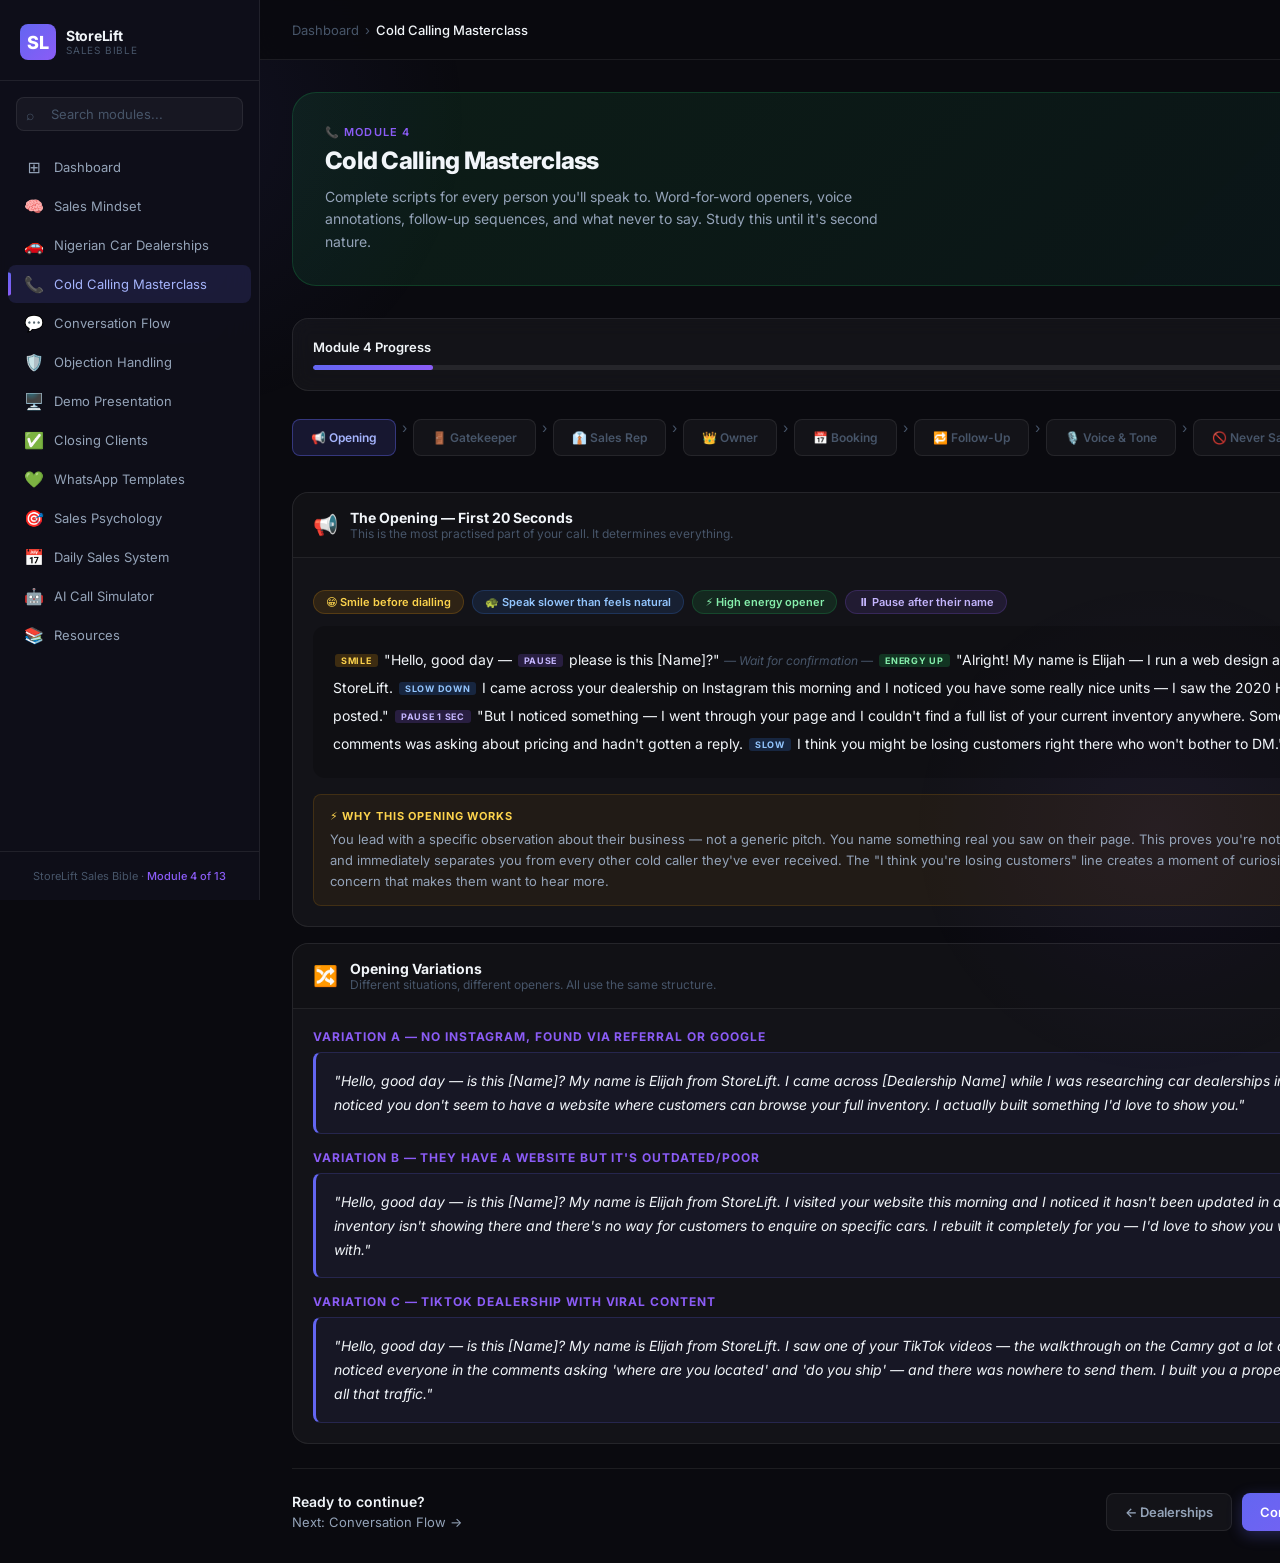
<file: cold-calling.html>
<!DOCTYPE html>
<html lang="en">
<head>
  <meta charset="UTF-8" />
  <meta name="viewport" content="width=device-width, initial-scale=1.0" />
  <title>Cold Calling Masterclass · StoreLift Sales Bible</title>
  <link rel="stylesheet" href="css/global.css" />
  <style>

    .cc-hero {
      background: linear-gradient(135deg, rgba(34,197,94,0.1), rgba(20,184,166,0.06));
      border: 1px solid rgba(34,197,94,0.2);
      border-radius: var(--radius-xl);
      padding: 32px;
      margin-bottom: 32px;
      position: relative;
      overflow: hidden;
    }
    .cc-hero::after {
      content: '📞';
      position: absolute;
      right: 28px; top: 50%;
      transform: translateY(-50%);
      font-size: 80px;
      opacity: 0.12;
    }

    /* Phase stepper */
    .phase-stepper {
      display: flex;
      gap: 0;
      margin-bottom: 32px;
      overflow-x: auto;
      padding-bottom: 4px;
    }
    .phase-step {
      display: flex;
      align-items: center;
      gap: 0;
      flex-shrink: 0;
    }
    .phase-btn {
      display: flex;
      align-items: center;
      gap: 8px;
      padding: 10px 18px;
      background: var(--bg-card);
      border: 1px solid var(--border);
      border-radius: var(--radius-sm);
      font-size: 12px;
      font-weight: 600;
      color: var(--text-muted);
      cursor: pointer;
      transition: all var(--transition);
      white-space: nowrap;
    }
    .phase-btn:hover { background: var(--bg-card-hover); color: var(--text-secondary); }
    .phase-btn.active {
      background: rgba(99,102,241,0.15);
      border-color: rgba(99,102,241,0.4);
      color: #a5b4fc;
    }
    .phase-arrow {
      font-size: 14px;
      color: var(--text-muted);
      padding: 0 6px;
    }

    /* Script panels */
    .script-panel { display: none; }
    .script-panel.active { display: block; }

    .script-section {
      background: var(--bg-card);
      border: 1px solid var(--border);
      border-radius: var(--radius-lg);
      overflow: hidden;
      margin-bottom: 16px;
    }
    .script-section-header {
      padding: 16px 20px;
      display: flex;
      align-items: center;
      gap: 12px;
      border-bottom: 1px solid var(--border);
      background: rgba(0,0,0,0.15);
    }
    .script-section-icon {
      font-size: 20px;
    }
    .script-section-title {
      font-size: 14px;
      font-weight: 700;
      color: var(--text-primary);
    }
    .script-section-subtitle {
      font-size: 12px;
      color: var(--text-muted);
    }
    .script-section-body { padding: 20px; }

    /* Voice guide pills */
    .voice-pills {
      display: flex;
      flex-wrap: wrap;
      gap: 8px;
      margin: 12px 0;
    }
    .voice-pill {
      display: inline-flex;
      align-items: center;
      gap: 5px;
      padding: 4px 12px;
      border-radius: 20px;
      font-size: 11px;
      font-weight: 600;
    }
    .pill-slow   { background: rgba(59,130,246,0.12); color: #93c5fd; border: 1px solid rgba(59,130,246,0.2); }
    .pill-smile  { background: rgba(245,158,11,0.12); color: #fcd34d; border: 1px solid rgba(245,158,11,0.2); }
    .pill-pause  { background: rgba(139,92,246,0.12); color: #c4b5fd; border: 1px solid rgba(139,92,246,0.2); }
    .pill-energy { background: rgba(34,197,94,0.12); color: #86efac; border: 1px solid rgba(34,197,94,0.2); }
    .pill-low    { background: rgba(239,68,68,0.12); color: #fca5a5; border: 1px solid rgba(239,68,68,0.2); }

    /* Annotated script */
    .annotated-script {
      background: rgba(0,0,0,0.2);
      border-radius: var(--radius-md);
      padding: 20px;
      font-size: 14px;
      line-height: 2;
      color: var(--text-primary);
      position: relative;
    }
    .ann { position: relative; display: inline; }
    .ann-tag {
      font-size: 9px;
      font-weight: 700;
      text-transform: uppercase;
      letter-spacing: 0.08em;
      padding: 1px 6px;
      border-radius: 3px;
      margin: 0 2px;
      vertical-align: middle;
      cursor: help;
    }
    .ann-tag.slow   { background: rgba(59,130,246,0.2); color: #93c5fd; }
    .ann-tag.smile  { background: rgba(245,158,11,0.2); color: #fcd34d; }
    .ann-tag.pause  { background: rgba(139,92,246,0.2); color: #c4b5fd; }
    .ann-tag.energy { background: rgba(34,197,94,0.2); color: #86efac; }

    /* Never say table */
    .never-say-table-wrap { width: 100%; overflow-x: auto; -webkit-overflow-scrolling: touch; }
    .never-say-table { width: 100%; min-width: 640px; border-collapse: collapse; table-layout: fixed; }
    .never-say-table th:nth-child(1), .never-say-table td:nth-child(1) { width: 28%; }
    .never-say-table th:nth-child(2), .never-say-table td:nth-child(2) { width: 28%; }
    .never-say-table th:nth-child(3), .never-say-table td:nth-child(3) { width: 44%; }
    .never-say-table th {
      font-size: 11px;
      font-weight: 700;
      text-transform: uppercase;
      letter-spacing: 0.08em;
      color: var(--text-muted);
      padding: 10px 14px;
      text-align: left;
      border-bottom: 1px solid var(--border);
    }
    .never-say-table td {
      padding: 12px 14px;
      font-size: 13px;
      color: var(--text-secondary);
      border-bottom: 1px solid rgba(255,255,255,0.04);
      line-height: 1.5;
      vertical-align: top;
      word-wrap: break-word;
      overflow-wrap: break-word;
    }
    .never-say-table tr:last-child td { border-bottom: none; }
    .never-say-table td:first-child { color: #fca5a5; font-style: italic; }
    .never-say-table td:nth-child(2) { color: #86efac; }

    /* Practice rep counter */
    .practice-box {
      background: linear-gradient(135deg, rgba(99,102,241,0.1), rgba(139,92,246,0.06));
      border: 1px solid rgba(99,102,241,0.25);
      border-radius: var(--radius-lg);
      padding: 24px;
      text-align: center;
    }
    .rep-counter {
      font-size: 64px;
      font-weight: 800;
      letter-spacing: -0.04em;
      background: var(--brand-grad);
      -webkit-background-clip: text;
      -webkit-text-fill-color: transparent;
      background-clip: text;
      line-height: 1;
      margin-bottom: 4px;
    }
    .rep-label { font-size: 13px; color: var(--text-muted); margin-bottom: 20px; }
    .rep-controls { display: flex; gap: 10px; justify-content: center; flex-wrap: wrap; }

    /* Tone guide */
    .tone-bar-wrap { margin-bottom: 14px; }
    .tone-bar-label {
      display: flex;
      justify-content: space-between;
      font-size: 12px;
      color: var(--text-secondary);
      margin-bottom: 6px;
    }
    .tone-bar-label span:first-child { font-weight: 600; color: var(--text-primary); }
    .tone-bar-track {
      height: 8px;
      background: var(--border);
      border-radius: 4px;
      position: relative;
      overflow: visible;
    }
    .tone-bar-fill {
      height: 100%;
      border-radius: 4px;
      transition: width 1s ease;
    }
    .tone-marker {
      position: absolute;
      top: 50%;
      transform: translate(-50%, -50%);
      width: 14px;
      height: 14px;
      border-radius: 50%;
      background: white;
      border: 2px solid #6366f1;
      z-index: 1;
    }

    /* Follow-up timeline */
    .followup-step {
      display: flex;
      gap: 16px;
      margin-bottom: 16px;
    }
    .followup-day {
      width: 52px;
      text-align: center;
      flex-shrink: 0;
    }
    .followup-day-num {
      font-size: 11px;
      font-weight: 700;
      text-transform: uppercase;
      letter-spacing: 0.06em;
      color: var(--purple);
      display: block;
      margin-bottom: 4px;
    }
    .followup-day-label {
      font-size: 18px;
      font-weight: 800;
      color: var(--text-primary);
    }
    .followup-content {
      flex: 1;
      background: var(--bg-card);
      border: 1px solid var(--border);
      border-radius: var(--radius-md);
      padding: 14px 16px;
    }
    .followup-action {
      font-size: 13px;
      font-weight: 600;
      color: var(--text-primary);
      margin-bottom: 4px;
    }
    .followup-script {
      font-size: 12px;
      color: var(--text-secondary);
      font-style: italic;
      line-height: 1.55;
    }

    @media (max-width: 640px) {
      .phase-stepper { gap: 4px; }
      .phase-arrow { display: none; }
    }
  </style>
</head>
<body>
<div class="sidebar-overlay"></div>
<div class="app-layout">

  <aside class="sidebar">
    <div class="sidebar-logo">
      <div class="logo-mark">
        <div class="logo-icon">SL</div>
        <div class="logo-text">
          <div class="logo-name">StoreLift</div>
          <div class="logo-sub">Sales Bible</div>
        </div>
      </div>
    </div>
    <div class="sidebar-search">
      <div class="search-wrap">
        <span class="search-icon">⌕</span>
        <input type="text" id="sidebar-search" placeholder="Search modules..." />
      </div>
    </div>
    <nav class="sidebar-nav" id="sidebar-nav"></nav>
    <div class="sidebar-footer">
      <div class="sidebar-footer-info">StoreLift Sales Bible · <span>Module 4 of 13</span></div>
    </div>
  </aside>

  <main class="main-content">
    <header class="topbar">
      <div class="topbar-left">
        <button class="hamburger"><span></span><span></span><span></span></button>
        <div class="topbar-breadcrumb">
          <a href="index.html" style="color:var(--text-muted);text-decoration:none;">Dashboard</a>
          <span>›</span>
          <span class="current">Cold Calling Masterclass</span>
        </div>
      </div>
      <div class="topbar-right">
        <button class="btn btn-ghost btn-sm" onclick="completeAndNext()">Mark Complete →</button>
      </div>
    </header>

    <div class="page-content">

      <!-- Hero -->
      <div class="cc-hero animate-in">
        <div class="page-eyebrow">📞 Module 4</div>
        <h1 class="page-title" style="font-size:24px;margin-bottom:10px;">Cold Calling Masterclass</h1>
        <p class="page-subtitle" style="max-width:560px;">Complete scripts for every person you'll speak to. Word-for-word openers, voice annotations, follow-up sequences, and what never to say. Study this until it's second nature.</p>
      </div>

      <!-- Progress -->
      <div class="glass-card animate-in-delay-1" style="padding:20px;margin-bottom:28px;">
        <div style="display:flex;align-items:center;justify-content:space-between;margin-bottom:10px;">
          <div style="font-size:13px;font-weight:600;color:var(--text-primary);">Module 4 Progress</div>
          <div style="font-size:12px;color:var(--text-muted);" id="section-count">Select a phase to begin</div>
        </div>
        <div class="progress-track">
          <div class="progress-fill" id="module-progress-fill" style="width:0%"></div>
        </div>
      </div>

      <!-- Phase stepper -->
      <div class="phase-stepper animate-in-delay-1">
        <div class="phase-step">
          <button class="phase-btn active" onclick="showPhase('opening')" id="btn-opening">📢 Opening</button>
        </div>
        <span class="phase-arrow">›</span>
        <div class="phase-step">
          <button class="phase-btn" onclick="showPhase('gatekeeper')" id="btn-gatekeeper">🚪 Gatekeeper</button>
        </div>
        <span class="phase-arrow">›</span>
        <div class="phase-step">
          <button class="phase-btn" onclick="showPhase('salesrep')" id="btn-salesrep">👔 Sales Rep</button>
        </div>
        <span class="phase-arrow">›</span>
        <div class="phase-step">
          <button class="phase-btn" onclick="showPhase('owner')" id="btn-owner">👑 Owner</button>
        </div>
        <span class="phase-arrow">›</span>
        <div class="phase-step">
          <button class="phase-btn" onclick="showPhase('booking')" id="btn-booking">📅 Booking</button>
        </div>
        <span class="phase-arrow">›</span>
        <div class="phase-step">
          <button class="phase-btn" onclick="showPhase('followup')" id="btn-followup">🔁 Follow-Up</button>
        </div>
        <span class="phase-arrow">›</span>
        <div class="phase-step">
          <button class="phase-btn" onclick="showPhase('voicetone')" id="btn-voicetone">🎙️ Voice & Tone</button>
        </div>
        <span class="phase-arrow">›</span>
        <div class="phase-step">
          <button class="phase-btn" onclick="showPhase('neversay')" id="btn-neversay">🚫 Never Say</button>
        </div>
        <span class="phase-arrow">›</span>
        <div class="phase-step">
          <button class="phase-btn" onclick="showPhase('practice')" id="btn-practice">🎯 Practice</button>
        </div>
      </div>

      <!-- ═══════════════════════════════════════ -->
      <!-- PHASE: OPENING -->
      <!-- ═══════════════════════════════════════ -->
      <div class="script-panel active" id="panel-opening">

        <div class="script-section">
          <div class="script-section-header">
            <span class="script-section-icon">📢</span>
            <div>
              <div class="script-section-title">The Opening — First 20 Seconds</div>
              <div class="script-section-subtitle">This is the most practised part of your call. It determines everything.</div>
            </div>
            <button class="copy-btn" style="margin-left:auto;" data-copy="#script-opening">⎘ Copy</button>
          </div>
          <div class="script-section-body">
            <div class="voice-pills">
              <span class="voice-pill pill-smile">😁 Smile before dialling</span>
              <span class="voice-pill pill-slow">🐢 Speak slower than feels natural</span>
              <span class="voice-pill pill-energy">⚡ High energy opener</span>
              <span class="voice-pill pill-pause">⏸ Pause after their name</span>
            </div>

            <div class="annotated-script" id="script-opening">
<span class="ann-tag smile">SMILE</span> "Hello, good day — <span class="ann-tag pause">PAUSE</span> please is this [Name]?"

<em style="color:var(--text-muted);font-size:12px;">— Wait for confirmation —</em>

<span class="ann-tag energy">ENERGY UP</span> "Alright! My name is Elijah — I run a web design agency called StoreLift. <span class="ann-tag slow">SLOW DOWN</span> I came across your dealership on Instagram this morning and I noticed you have some really nice units — I saw the 2020 Highlander you posted."

<span class="ann-tag pause">PAUSE 1 SEC</span>

"But I noticed something — I went through your page and I couldn't find a full list of your current inventory anywhere. Someone in the comments was asking about pricing and hadn't gotten a reply. <span class="ann-tag slow">SLOW</span> I think you might be losing customers right there who won't bother to DM."
            </div>

            <div style="margin-top:16px;padding:14px 16px;background:rgba(245,158,11,0.06);border:1px solid rgba(245,158,11,0.15);border-radius:var(--radius-sm);">
              <div style="font-size:11px;font-weight:700;color:#fcd34d;text-transform:uppercase;letter-spacing:0.08em;margin-bottom:6px;">⚡ Why this opening works</div>
              <div style="font-size:13px;color:var(--text-secondary);line-height:1.6;">
                You lead with a specific observation about their business — not a generic pitch. You name something real you saw on their page. This proves you're not randomly dialling and immediately separates you from every other cold caller they've ever received. The "I think you're losing customers" line creates a moment of curiosity and mild concern that makes them want to hear more.
              </div>
            </div>
          </div>
        </div>

        <div class="script-section">
          <div class="script-section-header">
            <span class="script-section-icon">🔀</span>
            <div>
              <div class="script-section-title">Opening Variations</div>
              <div class="script-section-subtitle">Different situations, different openers. All use the same structure.</div>
            </div>
          </div>
          <div class="script-section-body">
            <div style="margin-bottom:16px;">
              <div style="font-size:12px;font-weight:700;color:var(--purple);text-transform:uppercase;letter-spacing:0.08em;margin-bottom:8px;">Variation A — No Instagram, found via referral or Google</div>
              <div class="script-block">
                "Hello, good day — is this [Name]? My name is Elijah from StoreLift. I came across [Dealership Name] while I was researching car dealerships in [City] and I noticed you don't seem to have a website where customers can browse your full inventory. I actually built something I'd love to show you."
              </div>
            </div>
            <div style="margin-bottom:16px;">
              <div style="font-size:12px;font-weight:700;color:var(--purple);text-transform:uppercase;letter-spacing:0.08em;margin-bottom:8px;">Variation B — They have a website but it's outdated/poor</div>
              <div class="script-block">
                "Hello, good day — is this [Name]? My name is Elijah from StoreLift. I visited your website this morning and I noticed it hasn't been updated in a while — your inventory isn't showing there and there's no way for customers to enquire on specific cars. I rebuilt it completely for you — I'd love to show you what I came up with."
              </div>
            </div>
            <div>
              <div style="font-size:12px;font-weight:700;color:var(--purple);text-transform:uppercase;letter-spacing:0.08em;margin-bottom:8px;">Variation C — TikTok dealership with viral content</div>
              <div class="script-block">
                "Hello, good day — is this [Name]? My name is Elijah from StoreLift. I saw one of your TikTok videos — the walkthrough on the Camry got a lot of traction. But I noticed everyone in the comments asking 'where are you located' and 'do you ship' — and there was nowhere to send them. I built you a proper home base for all that traffic."
              </div>
            </div>
          </div>
        </div>

      </div>

      <!-- ═══════════════════════════════════════ -->
      <!-- PHASE: GATEKEEPER -->
      <!-- ═══════════════════════════════════════ -->
      <div class="script-panel" id="panel-gatekeeper">
        <div class="script-section">
          <div class="script-section-header">
            <span class="script-section-icon">🚪</span>
            <div>
              <div class="script-section-title">Speaking to the Gatekeeper</div>
              <div class="script-section-subtitle">Receptionist or front desk. Be warm, brief, and always aim to be routed through.</div>
            </div>
          </div>
          <div class="script-section-body">
            <div style="margin-bottom:16px;">
              <div style="font-size:12px;font-weight:600;color:var(--text-muted);margin-bottom:8px;">When the gatekeeper picks up:</div>
              <div class="script-block">
                "Hello, good afternoon. Please is [Owner Name / the owner / the manager] available? My name is Elijah — I'm a web developer and I have something I'd like to show them about the dealership's online presence."
              </div>
            </div>

            <div style="margin-bottom:16px;">
              <div style="font-size:12px;font-weight:600;color:var(--text-muted);margin-bottom:8px;">If they ask: "What is it about?"</div>
              <div class="script-block">
                "I came across the dealership on Instagram and I built a website for them — I just want to show it to the owner quickly. It won't take more than 5 minutes of their time."
              </div>
            </div>

            <div style="margin-bottom:16px;">
              <div style="font-size:12px;font-weight:600;color:var(--text-muted);margin-bottom:8px;">If they say the owner isn't available:</div>
              <div class="script-block">
                "No problem at all. Is there a direct number or WhatsApp I can reach them on? I just don't want to keep calling the main line — I'd rather contact them directly so I'm not wasting anyone's time."
              </div>
            </div>

            <div style="margin-bottom:16px;">
              <div style="font-size:12px;font-weight:600;color:var(--text-muted);margin-bottom:8px;">If they won't give a direct number:</div>
              <div class="script-block">
                "Understood. Could you let them know Elijah from StoreLift called about their website? I'll send a WhatsApp to this number and they can reach back when it's convenient. Thank you so much."
              </div>
            </div>

            <div style="padding:14px 16px;background:rgba(34,197,94,0.06);border:1px solid rgba(34,197,94,0.15);border-radius:var(--radius-sm);">
              <div style="font-size:11px;font-weight:700;color:#86efac;text-transform:uppercase;letter-spacing:0.08em;margin-bottom:6px;">✓ Golden rules for gatekeepers</div>
              <div style="font-size:13px;color:var(--text-secondary);line-height:1.7;">
                1. Never over-explain to the gatekeeper — they can't say yes and over-explaining gives them reasons to say no on the owner's behalf.<br/>
                2. Be warm and respectful — Nigerian gatekeepers respond to courtesy. "Please" and "Thank you so much" go a long way.<br/>
                3. Always ask for a WhatsApp or direct number before you leave the call.<br/>
                4. If they promise to pass a message — follow up with a WhatsApp to the main number within 10 minutes while they still remember you.
              </div>
            </div>
          </div>
        </div>
      </div>

      <!-- ═══════════════════════════════════════ -->
      <!-- PHASE: SALES REP -->
      <!-- ═══════════════════════════════════════ -->
      <div class="script-panel" id="panel-salesrep">
        <div class="script-section">
          <div class="script-section-header">
            <span class="script-section-icon">👔</span>
            <div>
              <div class="script-section-title">Speaking to a Sales Representative</div>
              <div class="script-section-subtitle">They can't make decisions but they can route you to someone who can — or block you entirely.</div>
            </div>
          </div>
          <div class="script-section-body">

            <div style="margin-bottom:16px;">
              <div style="font-size:12px;font-weight:600;color:var(--text-muted);margin-bottom:8px;">When you realise it's a sales rep, not the owner:</div>
              <div class="script-block">
                "Oh okay — are you part of the sales team? That's great. Who handles decisions about things like the dealership's website and online presence — is that the owner directly?"
              </div>
            </div>

            <div style="margin-bottom:16px;">
              <div style="font-size:12px;font-weight:600;color:var(--text-muted);margin-bottom:8px;">If they ask what it's about before connecting you:</div>
              <div class="script-block">
                "I'm a web developer — I built a website for the dealership that I want to show the owner. It's something that would help the sales team too actually, because customers could browse cars and send in enquiries directly without having to message on WhatsApp first. Less back-and-forth for everyone."
              </div>
            </div>

            <div style="margin-bottom:16px;">
              <div style="font-size:12px;font-weight:600;color:var(--text-muted);margin-bottom:8px;">If they say "the owner is busy, just tell me":</div>
              <div class="script-block">
                "I totally understand — and I don't want to waste anyone's time. It's a quick visual thing, so it really needs to go to whoever makes decisions. Could you let them know Elijah from StoreLift called? And please ask them what time is best for me to call back — I'll respect their schedule."
              </div>
            </div>

            <div style="padding:14px 16px;background:rgba(245,158,11,0.06);border:1px solid rgba(245,158,11,0.15);border-radius:var(--radius-sm);">
              <div style="font-size:11px;font-weight:700;color:#fcd34d;text-transform:uppercase;letter-spacing:0.08em;margin-bottom:6px;">💡 Make the sales rep an ally</div>
              <div style="font-size:13px;color:var(--text-secondary);line-height:1.6;">
                The smart move is to briefly explain how a website benefits them personally — less WhatsApp answering, more qualified leads, easier job. A sales rep who sees personal value will actively help you reach the owner instead of blocking you.
              </div>
            </div>
          </div>
        </div>
      </div>

      <!-- ═══════════════════════════════════════ -->
      <!-- PHASE: OWNER -->
      <!-- ═══════════════════════════════════════ -->
      <div class="script-panel" id="panel-owner">
        <div class="script-section">
          <div class="script-section-header">
            <span class="script-section-icon">👑</span>
            <div>
              <div class="script-section-title">Speaking Directly to the Owner</div>
              <div class="script-section-subtitle">This is the conversation that matters. Respect their time, earn their curiosity.</div>
            </div>
            <button class="copy-btn" style="margin-left:auto;" data-copy="#full-owner-script">⎘ Copy Script</button>
          </div>
          <div class="script-section-body">
            <div class="annotated-script" id="full-owner-script">
<span class="ann-tag smile">SMILE</span> "Hello, good day — please is this [Owner Name]?"

<em style="color:var(--text-muted);font-size:12px;">— Confirmed —</em>

<span class="ann-tag energy">ENERGY</span> "Brilliant! My name is Elijah — I run a web design agency called StoreLift. I came across [Dealership Name] on Instagram this morning."

<span class="ann-tag pause">PAUSE</span>

<span class="ann-tag slow">SLOW DOWN</span> "I was looking through your page and I have good news and some bad news. The good news is — your inventory looks great, you have some really nice units. The bad news is — I went through your whole page and I couldn't find a way to actually browse everything you have in one place. I had to scroll through weeks of posts just to find the Highlander, and I still couldn't get a price without messaging you directly."

<span class="ann-tag pause">PAUSE — let that land</span>

"A lot of your potential customers won't do all that. They'll just go somewhere else."

<span class="ann-tag pause">PAUSE</span>

"So here's why I'm calling — <span class="ann-tag energy">ENERGY</span> I actually built a website for your dealership already. All your cars listed, searchable by make and model, with prices and photos. Anyone interested clicks a button and their details come straight to you — no back and forth on WhatsApp."

<span class="ann-tag slow">SLOW</span> "I'm not asking you to commit to anything. I just want 15 minutes to show you what I put together. If you like it, great — we talk. If not, no problem at all, you go your way."

<span class="ann-tag pause">PAUSE</span>

"Is your mornings or afternoons generally better for a quick call?"
            </div>
          </div>
        </div>
      </div>

      <!-- ═══════════════════════════════════════ -->
      <!-- PHASE: BOOKING -->
      <!-- ═══════════════════════════════════════ -->
      <div class="script-panel" id="panel-booking">
        <div class="script-section">
          <div class="script-section-header">
            <span class="script-section-icon">📅</span>
            <div>
              <div class="script-section-title">Booking the Demo Call</div>
              <div class="script-section-subtitle">Close for the appointment — not the sale. This is your only goal.</div>
            </div>
          </div>
          <div class="script-section-body">

            <div style="margin-bottom:16px;">
              <div style="font-size:12px;font-weight:600;color:var(--text-muted);margin-bottom:8px;">The appointment close:</div>
              <div class="script-block">
                "Give me 3 days to put the finishing touches on it and I'll reach out to schedule. Are mornings or afternoons generally better for you?"
              </div>
            </div>

            <div style="margin-bottom:16px;">
              <div style="font-size:12px;font-weight:600;color:var(--text-muted);margin-bottom:8px;">Once they pick a time — lock it immediately:</div>
              <div class="script-block">
                "Perfect — so I'll send you a WhatsApp on [day] and we'll confirm a time. What's the best number to reach you on WhatsApp?"
              </div>
            </div>

            <div style="margin-bottom:16px;">
              <div style="font-size:12px;font-weight:600;color:var(--text-muted);margin-bottom:8px;">Send the WhatsApp within 2 minutes of hanging up:</div>
              <div class="script-block" style="border-left-color:var(--green);">
                "Hi [Name] 👋 This is Elijah from StoreLift — we just spoke about your dealership website. I'm putting the final touches on it now and will reach out on [day] to show you. Looking forward to it!"
              </div>
            </div>

            <div style="padding:14px 16px;background:rgba(99,102,241,0.08);border:1px solid rgba(99,102,241,0.2);border-radius:var(--radius-sm);">
              <div style="font-size:11px;font-weight:700;color:#a5b4fc;text-transform:uppercase;letter-spacing:0.08em;margin-bottom:8px;">📌 Booking rules — never break these</div>
              <div style="display:flex;flex-direction:column;gap:8px;">
                <div style="font-size:13px;color:var(--text-secondary);display:flex;gap:8px;"><span style="color:#a5b4fc;font-weight:700;">1.</span> Always give binary choice: "mornings or afternoons?" — never "when are you free?"</div>
                <div style="font-size:13px;color:var(--text-secondary);display:flex;gap:8px;"><span style="color:#a5b4fc;font-weight:700;">2.</span> Always get their WhatsApp number before ending the call — even if they already called you on it.</div>
                <div style="font-size:13px;color:var(--text-secondary);display:flex;gap:8px;"><span style="color:#a5b4fc;font-weight:700;">3.</span> Send the WhatsApp within 2 minutes — while they still remember you.</div>
                <div style="font-size:13px;color:var(--text-secondary);display:flex;gap:8px;"><span style="color:#a5b4fc;font-weight:700;">4.</span> Never book for the same day — give yourself at least 1 day so the website is ready and the demo looks polished.</div>
                <div style="font-size:13px;color:var(--text-secondary);display:flex;gap:8px;"><span style="color:#a5b4fc;font-weight:700;">5.</span> Set a reminder to follow up the morning of the demo to confirm they're still available.</div>
              </div>
            </div>
          </div>
        </div>
      </div>

      <!-- ═══════════════════════════════════════ -->
      <!-- PHASE: FOLLOW UP -->
      <!-- ═══════════════════════════════════════ -->
      <div class="script-panel" id="panel-followup">
        <div class="script-section">
          <div class="script-section-header">
            <span class="script-section-icon">🔁</span>
            <div>
              <div class="script-section-title">Follow-Up Sequence</div>
              <div class="script-section-subtitle">Most deals are closed on follow-up, not the first call. Here's the exact sequence.</div>
            </div>
          </div>
          <div class="script-section-body">

            <div class="followup-step">
              <div class="followup-day">
                <span class="followup-day-num">Day</span>
                <span class="followup-day-label">0</span>
              </div>
              <div class="followup-content">
                <div class="followup-action">📞 First call — book the demo</div>
                <div class="followup-script">Send WhatsApp immediately after hanging up. "Hi [Name], this is Elijah from StoreLift — we just spoke. I'll reach out on [day] to show you the website. Looking forward to it! 👋"</div>
              </div>
            </div>

            <div class="followup-step">
              <div class="followup-day">
                <span class="followup-day-num">Day</span>
                <span class="followup-day-label">3</span>
              </div>
              <div class="followup-content">
                <div class="followup-action">💬 Demo day WhatsApp — morning confirmation</div>
                <div class="followup-script">"Good morning [Name] 👋 This is Elijah. The website for [Dealership] is ready — are you still good for a quick 15-minute call today? Just let me know what time works and I'll send you the link."</div>
              </div>
            </div>

            <div class="followup-step">
              <div class="followup-day">
                <span class="followup-day-num">Day</span>
                <span class="followup-day-label">5</span>
              </div>
              <div class="followup-content">
                <div class="followup-action">📞 No response — second call</div>
                <div class="followup-script">"Hello [Name], this is Elijah from StoreLift — I reached out on WhatsApp a couple of days ago about the website I built for your dealership. I just wanted to make sure you got the message. I'm still happy to show you — just 15 minutes. When would work for you?"</div>
              </div>
            </div>

            <div class="followup-step">
              <div class="followup-day">
                <span class="followup-day-num">Day</span>
                <span class="followup-day-label">8</span>
              </div>
              <div class="followup-content">
                <div class="followup-action">💬 Final WhatsApp — soft close</div>
                <div class="followup-script">"Hi [Name], Elijah here from StoreLift. I've followed up a couple of times — I don't want to keep disturbing you. The website for [Dealership] is ready whenever you are. If it's not a priority right now, completely fine — I'll check back in a few weeks. Just say the word. 🙏"</div>
              </div>
            </div>

            <div class="followup-step" style="margin-bottom:0;">
              <div class="followup-day">
                <span class="followup-day-num">Day</span>
                <span class="followup-day-label">21</span>
              </div>
              <div class="followup-content">
                <div class="followup-action">📞 Re-engagement — new angle</div>
                <div class="followup-script">"Hello [Name], Elijah from StoreLift. I know it's been a few weeks — I just wanted to check in. I noticed [specific new thing about their page — new posts, a sale, something real]. How's business going? I still have your website ready any time you want to see it."</div>
              </div>
            </div>

          </div>
        </div>
      </div>

      <!-- ═══════════════════════════════════════ -->
      <!-- PHASE: VOICE & TONE -->
      <!-- ═══════════════════════════════════════ -->
      <div class="script-panel" id="panel-voicetone">
        <div class="script-section">
          <div class="script-section-header">
            <span class="script-section-icon">🎙️</span>
            <div>
              <div class="script-section-title">Voice & Tone Guide</div>
              <div class="script-section-subtitle">Where to slow down, where to pause, where to smile, and where to bring energy.</div>
            </div>
          </div>
          <div class="script-section-body">

            <div style="margin-bottom:24px;">
              <div style="font-size:13px;font-weight:600;color:var(--text-primary);margin-bottom:16px;">Vocal control by call phase</div>

              <div class="tone-bar-wrap">
                <div class="tone-bar-label">
                  <span>Speed</span>
                  <span style="color:var(--text-muted);">Opener: SLOW · Pain point: VERY SLOW · Offer: MEDIUM · Close: DELIBERATE</span>
                </div>
                <div class="tone-bar-track">
                  <div class="tone-bar-fill" style="width:35%;background:linear-gradient(90deg,#6366f1,#3b82f6);"></div>
                </div>
              </div>

              <div class="tone-bar-wrap">
                <div class="tone-bar-label">
                  <span>Energy</span>
                  <span style="color:var(--text-muted);">Opener: HIGH · Pain: CALM · Offer: EXCITED (controlled) · Close: CONFIDENT</span>
                </div>
                <div class="tone-bar-track">
                  <div class="tone-bar-fill" style="width:70%;background:linear-gradient(90deg,#22c55e,#16a34a);"></div>
                </div>
              </div>

              <div class="tone-bar-wrap">
                <div class="tone-bar-label">
                  <span>Warmth</span>
                  <span style="color:var(--text-muted);">Throughout: HIGH — this is relationship-first selling</span>
                </div>
                <div class="tone-bar-track">
                  <div class="tone-bar-fill" style="width:85%;background:linear-gradient(90deg,#f59e0b,#d97706);"></div>
                </div>
              </div>
            </div>

            <div class="grid-2" style="gap:12px;">
              <div style="background:rgba(59,130,246,0.06);border:1px solid rgba(59,130,246,0.15);border-radius:var(--radius-md);padding:16px;">
                <div style="font-size:12px;font-weight:700;color:#93c5fd;text-transform:uppercase;letter-spacing:0.08em;margin-bottom:10px;">🐢 Where to slow down</div>
                <div style="font-size:13px;color:var(--text-secondary);line-height:1.7;">
                  • When you say your name and company<br/>
                  • When you name the specific pain point<br/>
                  • When you say "I built something for your dealership"<br/>
                  • When you ask for the appointment<br/>
                  • Any time you feel yourself rushing
                </div>
              </div>
              <div style="background:rgba(139,92,246,0.06);border:1px solid rgba(139,92,246,0.15);border-radius:var(--radius-md);padding:16px;">
                <div style="font-size:12px;font-weight:700;color:#c4b5fd;text-transform:uppercase;letter-spacing:0.08em;margin-bottom:10px;">⏸ Where to pause</div>
                <div style="font-size:13px;color:var(--text-secondary);line-height:1.7;">
                  • After asking "Is this [Name]?" — wait for them<br/>
                  • After naming the pain — let it land<br/>
                  • After saying "I built something for you" — build suspense<br/>
                  • After presenting the offer — don't fill the silence<br/>
                  • After asking for the appointment — wait for their answer
                </div>
              </div>
              <div style="background:rgba(245,158,11,0.06);border:1px solid rgba(245,158,11,0.15);border-radius:var(--radius-md);padding:16px;">
                <div style="font-size:12px;font-weight:700;color:#fcd34d;text-transform:uppercase;letter-spacing:0.08em;margin-bottom:10px;">😁 Where to smile</div>
                <div style="font-size:13px;color:var(--text-secondary);line-height:1.7;">
                  • Before the call connects — already smiling<br/>
                  • When they confirm they are the owner<br/>
                  • When you say "I built something for you"<br/>
                  • When they ask "how much?" — that's a buying signal<br/>
                  • When you close for the appointment
                </div>
              </div>
              <div style="background:rgba(34,197,94,0.06);border:1px solid rgba(34,197,94,0.15);border-radius:var(--radius-md);padding:16px;">
                <div style="font-size:12px;font-weight:700;color:#86efac;text-transform:uppercase;letter-spacing:0.08em;margin-bottom:10px;">⚡ Where to bring energy</div>
                <div style="font-size:13px;color:var(--text-secondary);line-height:1.7;">
                  • The very first sentence — grab their attention<br/>
                  • When you describe what the website does for them<br/>
                  • When you say "completely free to build"<br/>
                  • When you book the appointment — sound excited<br/>
                  • Your sign-off — leave them feeling positive
                </div>
              </div>
            </div>

          </div>
        </div>
      </div>

      <!-- ═══════════════════════════════════════ -->
      <!-- PHASE: NEVER SAY -->
      <!-- ═══════════════════════════════════════ -->
      <div class="script-panel" id="panel-neversay">
        <div class="script-section">
          <div class="script-section-header">
            <span class="script-section-icon">🚫</span>
            <div>
              <div class="script-section-title">What Never to Say</div>
              <div class="script-section-subtitle">These phrases kill calls instantly. Memorise them so you never say them by accident.</div>
            </div>
          </div>
          <div class="script-section-body">
            <div class="never-say-table-wrap">
            <table class="never-say-table">
              <thead>
                <tr>
                  <th>❌ Never say this</th>
                  <th>✓ Say this instead</th>
                  <th>Why it matters</th>
                </tr>
              </thead>
              <tbody>
                <tr>
                  <td>"I just wanted to quickly..."</td>
                  <td>"My name is Elijah — I came across your dealership..."</td>
                  <td style="color:var(--text-muted);">"Just" and "quickly" signal you don't believe your own call is worth their time. Start with confidence.</td>
                </tr>
                <tr>
                  <td>"Sorry to bother you..."</td>
                  <td>"Good afternoon, is this [Name]?"</td>
                  <td style="color:var(--text-muted);">Apologising before you've said anything positions you as an inconvenience. You're offering something valuable.</td>
                </tr>
                <tr>
                  <td>"When are you free?"</td>
                  <td>"Are mornings or afternoons better for you?"</td>
                  <td style="color:var(--text-muted);">Open questions about availability put the burden on them and often result in "I'll let you know" — which means never.</td>
                </tr>
                <tr>
                  <td>"I promise it will be worth it..."</td>
                  <td>"If you like it, great. If not, no problem at all."</td>
                  <td style="color:var(--text-muted);">Promising value sounds desperate. Detachment sounds confident. Confident people get meetings.</td>
                </tr>
                <tr>
                  <td>"We are the best in the market..."</td>
                  <td>"I built something specifically for your dealership — let me show you."</td>
                  <td style="color:var(--text-muted);">Generic claims about being "the best" are meaningless. Specificity to their business is what gets attention.</td>
                </tr>
                <tr>
                  <td>"Do you have a website?"</td>
                  <td>"I noticed you don't have a website where customers can browse your full inventory..."</td>
                  <td style="color:var(--text-muted);">Asking a question they answer with yes or no hands them control. Make an observation instead — it's more compelling.</td>
                </tr>
                <tr>
                  <td>"It's completely free, no catch..."</td>
                  <td>"The website itself is free — the build is on me."</td>
                  <td style="color:var(--text-muted);">"No catch" makes people think there IS a catch. State what's free simply and move on.</td>
                </tr>
                <tr>
                  <td>"Please sir/ma, just give me a chance..."</td>
                  <td>"I understand — no problem at all. Can I reach out in a few weeks?"</td>
                  <td style="color:var(--text-muted);">Begging destroys all credibility instantly. Walk away gracefully — it's more likely to bring them back than begging is.</td>
                </tr>
                <tr>
                  <td>"I can also do social media and..."</td>
                  <td>Stay focused on the website only</td>
                  <td style="color:var(--text-muted);">Adding services mid-call confuses the offer. One thing, one demo, one decision. Extra services come after they're a client.</td>
                </tr>
                <tr>
                  <td>"The hosting is ₦X per month..."</td>
                  <td>Defer all pricing to the demo call</td>
                  <td style="color:var(--text-muted);">Bringing up money on the first call before they've seen the website gives them something to object to before they're invested.</td>
                </tr>
              </tbody>
            </table>
            </div>
          </div>
        </div>
      </div>

      <!-- ═══════════════════════════════════════ -->
      <!-- PHASE: PRACTICE -->
      <!-- ═══════════════════════════════════════ -->
      <div class="script-panel" id="panel-practice">
        <div class="script-section">
          <div class="script-section-header">
            <span class="script-section-icon">🎯</span>
            <div>
              <div class="script-section-title">Practice Reps</div>
              <div class="script-section-subtitle">Read the script out loud. Track your reps. Mastery comes from repetition.</div>
            </div>
          </div>
          <div class="script-section-body">

            <div class="practice-box" style="margin-bottom:24px;">
              <div class="rep-counter" id="rep-count">0</div>
              <div class="rep-label">practice reps completed today</div>
              <div class="rep-controls">
                <button class="btn btn-primary btn-lg" onclick="addRep()">+ Log a Rep</button>
                <button class="btn btn-ghost" onclick="resetReps()">Reset</button>
              </div>
            </div>

            <div style="margin-bottom:16px;">
              <div style="font-size:13px;font-weight:600;color:var(--text-primary);margin-bottom:12px;">📋 Practice checklist — complete each one</div>
              <div data-checklist="practice-checklist">
                <div class="check-item" data-item="p1"><div class="check-box"></div><span class="check-text">Said the full opener out loud 5 times without looking at notes</span></div>
                <div class="check-item" data-item="p2"><div class="check-box"></div><span class="check-text">Practised the gatekeeper scenario with a friend or out loud solo</span></div>
                <div class="check-item" data-item="p3"><div class="check-box"></div><span class="check-text">Practised the pain point section — slowing down at the right moments</span></div>
                <div class="check-item" data-item="p4"><div class="check-box"></div><span class="check-text">Practised the offer + appointment close back to back</span></div>
                <div class="check-item" data-item="p5"><div class="check-box"></div><span class="check-text">Read the "never say" list — crossed off any phrases I've been using</span></div>
                <div class="check-item" data-item="p6"><div class="check-box"></div><span class="check-text">Recorded myself doing a full cold call run-through and listened back</span></div>
              </div>
            </div>

            <div style="padding:16px;background:var(--bg-card);border:1px solid var(--border);border-radius:var(--radius-md);">
              <div style="font-size:13px;font-weight:600;color:var(--text-primary);margin-bottom:8px;">🏆 Rep targets</div>
              <div style="display:flex;flex-direction:column;gap:8px;">
                <div style="font-size:13px;color:var(--text-secondary);display:flex;justify-content:space-between;"><span>Day 1 — Beginner</span><span style="color:var(--text-muted);">5 reps</span></div>
                <div style="font-size:13px;color:var(--text-secondary);display:flex;justify-content:space-between;"><span>Day 3 — Getting comfortable</span><span style="color:var(--text-muted);">15 reps total</span></div>
                <div style="font-size:13px;color:var(--text-secondary);display:flex;justify-content:space-between;"><span>Day 7 — Sounds natural</span><span style="color:var(--text-muted);">40 reps total</span></div>
                <div style="font-size:13px;color:#86efac;display:flex;justify-content:space-between;font-weight:600;"><span>Day 14 — Script is second nature</span><span>100 reps total</span></div>
              </div>
            </div>

          </div>
        </div>
      </div>

      <div class="divider"></div>

      <!-- Bottom nav -->
      <div style="display:flex;align-items:center;justify-content:space-between;flex-wrap:wrap;gap:12px;">
        <div>
          <div style="font-size:14px;font-weight:600;color:var(--text-primary);margin-bottom:4px;">Ready to continue?</div>
          <div style="font-size:13px;color:var(--text-secondary);">Next: Conversation Flow →</div>
        </div>
        <div style="display:flex;gap:10px;">
          <a href="dealerships.html" class="btn btn-ghost">← Dealerships</a>
          <button class="btn btn-primary" onclick="completeAndNext()">Complete & Continue →</button>
        </div>
      </div>

    </div>
  </main>
</div>

<div class="toast"></div>
<script src="js/app.js"></script>
<script>
  const PHASES = ['opening','gatekeeper','salesrep','owner','booking','followup','voicetone','neversay','practice'];
  let visitedPhases = new Set();

  function showPhase(phase) {
    PHASES.forEach(p => {
      document.getElementById('panel-' + p).classList.remove('active');
      document.getElementById('btn-' + p).classList.remove('active');
    });
    document.getElementById('panel-' + phase).classList.add('active');
    document.getElementById('btn-' + phase).classList.add('active');
    visitedPhases.add(phase);
    updateProgress();
    window.scrollTo({ top: document.querySelector('.phase-stepper').offsetTop - 80, behavior: 'smooth' });
  }

  function updateProgress() {
    const pct = Math.round((visitedPhases.size / PHASES.length) * 100);
    document.getElementById('module-progress-fill').style.width = pct + '%';
    document.getElementById('section-count').textContent = `${visitedPhases.size} of ${PHASES.length} sections visited`;
    setModuleProgress('cold-calling', pct);
  }

  /* Practice reps */
  const REP_KEY = 'sl_practice_reps_' + new Date().toDateString();
  function getReps() { return parseInt(localStorage.getItem(REP_KEY) || '0'); }
  function addRep() {
    const n = getReps() + 1;
    localStorage.setItem(REP_KEY, n);
    document.getElementById('rep-count').textContent = n;
    showToast('Rep logged! Keep going 💪');
    if (n === 5)  showToast('5 reps — great start! 🔥', '🔥');
    if (n === 10) showToast('10 reps — you\'re building a habit! ⚡', '⚡');
  }
  function resetReps() {
    localStorage.setItem(REP_KEY, 0);
    document.getElementById('rep-count').textContent = 0;
  }

  document.addEventListener('DOMContentLoaded', () => {
    initSidebar('cold-calling');
    initCopyButtons();
    initCheckboxes('practice-checklist');
    visitedPhases.add('opening'); // opening is shown by default
    updateProgress();
    document.getElementById('rep-count').textContent = getReps();
    const saved = getModuleProgress('cold-calling');
    if (saved > 0) document.getElementById('module-progress-fill').style.width = saved + '%';
  });

  function completeAndNext() {
    markModuleComplete('cold-calling');
    showToast('Module 4 complete! Moving to Conversation Flow...');
    setTimeout(() => location.href = 'conversation.html', 1200);
  }
</script>
</body>
</html>
</file>
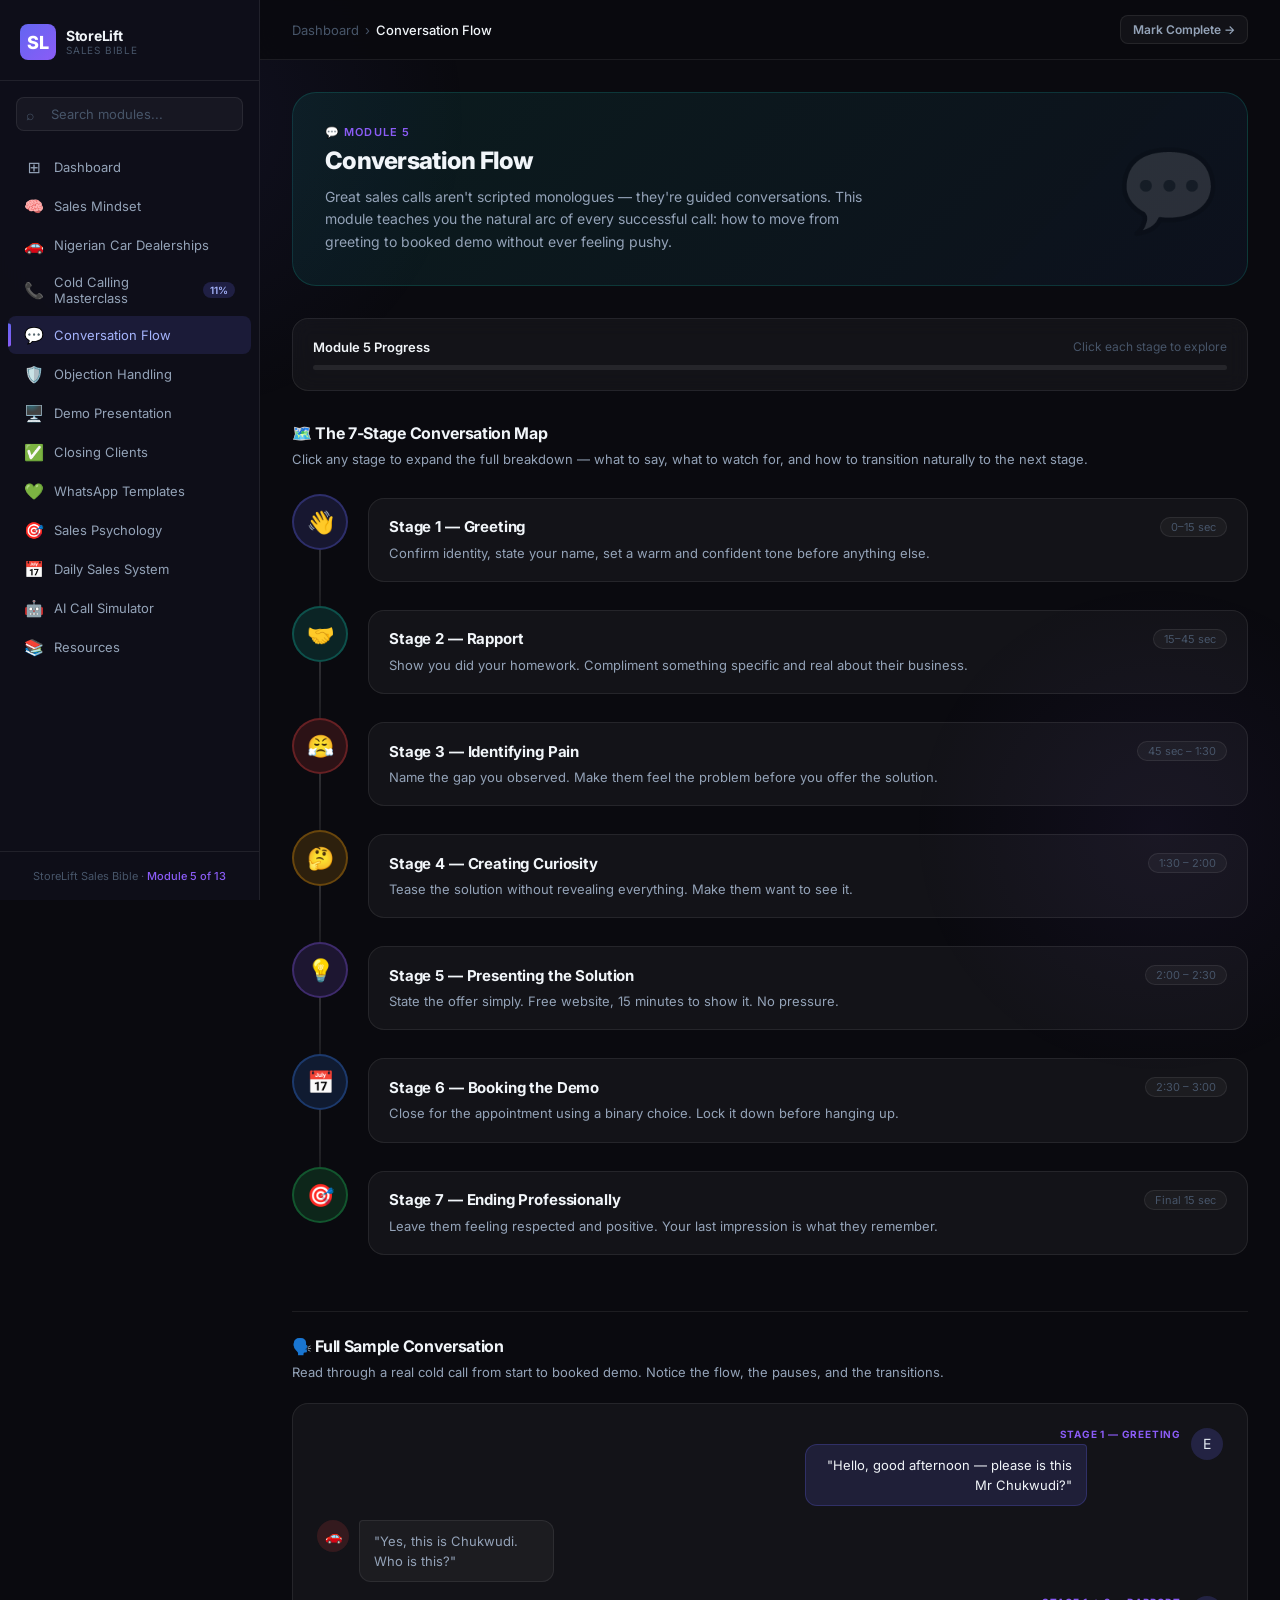
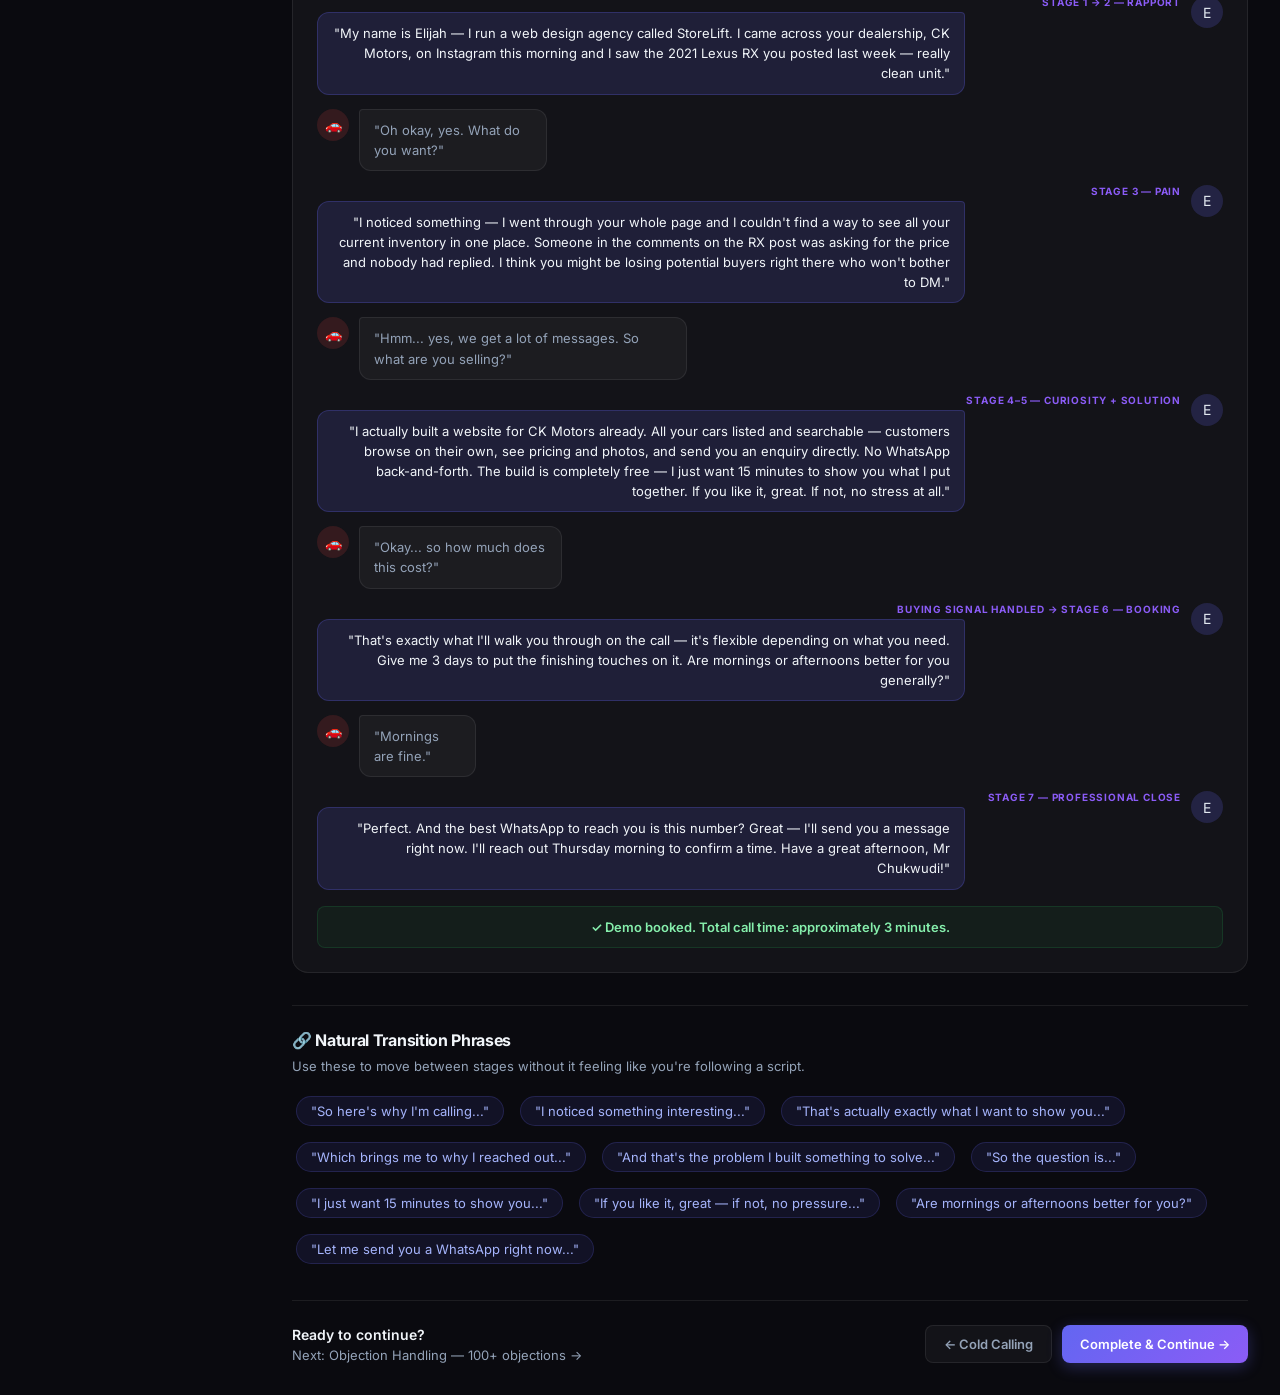
<file: conversation.html>
<!DOCTYPE html>
<html lang="en">
<head>
  <meta charset="UTF-8" />
  <meta name="viewport" content="width=device-width, initial-scale=1.0" />
  <title>Conversation Flow · StoreLift Sales Bible</title>
  <link rel="stylesheet" href="css/global.css" />
  <style>

    .cf-hero {
      background: linear-gradient(135deg, rgba(20,184,166,0.1), rgba(59,130,246,0.06));
      border: 1px solid rgba(20,184,166,0.2);
      border-radius: var(--radius-xl);
      padding: 32px;
      margin-bottom: 32px;
      position: relative;
      overflow: hidden;
    }
    .cf-hero::after {
      content: '💬';
      position: absolute;
      right: 28px; top: 50%;
      transform: translateY(-50%);
      font-size: 80px;
      opacity: 0.12;
    }

    /* ── Flow diagram ── */
    .flow-diagram {
      display: flex;
      flex-direction: column;
      gap: 0;
      position: relative;
    }

    .flow-node {
      display: flex;
      gap: 20px;
      align-items: stretch;
      cursor: pointer;
    }

    .flow-node-left {
      display: flex;
      flex-direction: column;
      align-items: center;
      flex-shrink: 0;
      width: 56px;
    }

    .flow-circle {
      width: 56px;
      height: 56px;
      border-radius: 50%;
      display: flex;
      align-items: center;
      justify-content: center;
      font-size: 22px;
      font-weight: 800;
      flex-shrink: 0;
      border: 2px solid transparent;
      transition: all var(--transition);
      position: relative;
      z-index: 1;
    }

    .flow-line {
      flex: 1;
      width: 2px;
      background: linear-gradient(to bottom, var(--border-strong), var(--border));
      margin: 0 auto;
      min-height: 24px;
    }

    .flow-node-right {
      flex: 1;
      padding-bottom: 24px;
    }

    .flow-card {
      background: var(--bg-card);
      border: 1px solid var(--border);
      border-radius: var(--radius-lg);
      padding: 18px 20px;
      transition: all var(--transition);
      margin-top: 4px;
    }
    .flow-card:hover, .flow-card.active {
      background: var(--bg-card-hover);
      border-color: var(--border-strong);
    }
    .flow-card.active { border-color: rgba(99,102,241,0.4); }

    .flow-card-header {
      display: flex;
      align-items: center;
      justify-content: space-between;
      margin-bottom: 0;
    }

    .flow-stage-name {
      font-size: 15px;
      font-weight: 700;
      color: var(--text-primary);
      letter-spacing: -0.01em;
    }
    .flow-stage-time {
      font-size: 11px;
      color: var(--text-muted);
      background: var(--bg-card);
      border: 1px solid var(--border);
      border-radius: 20px;
      padding: 2px 10px;
    }

    .flow-stage-desc {
      font-size: 13px;
      color: var(--text-secondary);
      line-height: 1.55;
      margin-top: 6px;
    }

    .flow-detail {
      max-height: 0;
      overflow: hidden;
      transition: max-height 0.4s ease;
    }
    .flow-detail.open { max-height: 1200px; }
    .flow-detail-inner { padding-top: 16px; border-top: 1px solid var(--border); margin-top: 14px; }

    /* Stage colours */
    .stage-1 .flow-circle { background: rgba(99,102,241,0.15); color: #a5b4fc; border-color: rgba(99,102,241,0.3); }
    .stage-2 .flow-circle { background: rgba(20,184,166,0.15); color: #5eead4; border-color: rgba(20,184,166,0.3); }
    .stage-3 .flow-circle { background: rgba(239,68,68,0.15); color: #fca5a5; border-color: rgba(239,68,68,0.3); }
    .stage-4 .flow-circle { background: rgba(245,158,11,0.15); color: #fcd34d; border-color: rgba(245,158,11,0.3); }
    .stage-5 .flow-circle { background: rgba(139,92,246,0.15); color: #c4b5fd; border-color: rgba(139,92,246,0.3); }
    .stage-6 .flow-circle { background: rgba(59,130,246,0.15); color: #93c5fd; border-color: rgba(59,130,246,0.3); }
    .stage-7 .flow-circle { background: rgba(34,197,94,0.15); color: #86efac; border-color: rgba(34,197,94,0.3); }

    .stage-1.active .flow-circle { background: rgba(99,102,241,0.3); box-shadow: 0 0 20px rgba(99,102,241,0.3); }
    .stage-2.active .flow-circle { background: rgba(20,184,166,0.3); box-shadow: 0 0 20px rgba(20,184,166,0.3); }
    .stage-3.active .flow-circle { background: rgba(239,68,68,0.3); box-shadow: 0 0 20px rgba(239,68,68,0.3); }
    .stage-4.active .flow-circle { background: rgba(245,158,11,0.3); box-shadow: 0 0 20px rgba(245,158,11,0.3); }
    .stage-5.active .flow-circle { background: rgba(139,92,246,0.3); box-shadow: 0 0 20px rgba(139,92,246,0.3); }
    .stage-6.active .flow-circle { background: rgba(59,130,246,0.3); box-shadow: 0 0 20px rgba(59,130,246,0.3); }
    .stage-7.active .flow-circle { background: rgba(34,197,94,0.3); box-shadow: 0 0 20px rgba(34,197,94,0.3); }

    /* Do / Don't grid */
    .do-dont {
      display: grid;
      grid-template-columns: 1fr 1fr;
      gap: 10px;
      margin-top: 12px;
    }
    .do-box {
      background: rgba(34,197,94,0.06);
      border: 1px solid rgba(34,197,94,0.15);
      border-radius: var(--radius-sm);
      padding: 12px 14px;
    }
    .dont-box {
      background: rgba(239,68,68,0.06);
      border: 1px solid rgba(239,68,68,0.15);
      border-radius: var(--radius-sm);
      padding: 12px 14px;
    }
    .do-dont-label {
      font-size: 10px;
      font-weight: 700;
      text-transform: uppercase;
      letter-spacing: 0.1em;
      margin-bottom: 8px;
    }
    .do-box .do-dont-label { color: #86efac; }
    .dont-box .do-dont-label { color: #fca5a5; }
    .do-dont-item {
      font-size: 12px;
      color: var(--text-secondary);
      line-height: 1.5;
      padding: 4px 0;
      display: flex;
      gap: 6px;
    }

    /* Signal cards */
    .signal-grid {
      display: grid;
      grid-template-columns: repeat(auto-fit, minmax(200px, 1fr));
      gap: 10px;
      margin-top: 12px;
    }
    .signal-card {
      background: var(--bg-card);
      border: 1px solid var(--border);
      border-radius: var(--radius-md);
      padding: 14px;
    }
    .signal-type {
      font-size: 10px;
      font-weight: 700;
      text-transform: uppercase;
      letter-spacing: 0.08em;
      margin-bottom: 6px;
    }
    .signal-type.good { color: #86efac; }
    .signal-type.warn { color: #fcd34d; }
    .signal-type.bad  { color: #fca5a5; }
    .signal-example {
      font-size: 13px;
      font-style: italic;
      color: var(--text-primary);
      margin-bottom: 6px;
      line-height: 1.4;
    }
    .signal-meaning {
      font-size: 12px;
      color: var(--text-muted);
      line-height: 1.5;
    }

    /* Transition phrases */
    .transition-pill {
      display: inline-block;
      background: rgba(99,102,241,0.1);
      border: 1px solid rgba(99,102,241,0.2);
      border-radius: 20px;
      padding: 6px 14px;
      font-size: 13px;
      color: #a5b4fc;
      margin: 4px;
      cursor: pointer;
      transition: all var(--transition);
    }
    .transition-pill:hover {
      background: rgba(99,102,241,0.2);
      transform: translateY(-1px);
    }

    /* Full convo simulator */
    .convo-bubble {
      display: flex;
      gap: 10px;
      margin-bottom: 14px;
      align-items: flex-start;
    }
    .convo-bubble.them { flex-direction: row; }
    .convo-bubble.you  { flex-direction: row-reverse; }

    .bubble-avatar {
      width: 32px;
      height: 32px;
      border-radius: 50%;
      display: flex;
      align-items: center;
      justify-content: center;
      font-size: 14px;
      flex-shrink: 0;
    }
    .them .bubble-avatar { background: rgba(239,68,68,0.15); }
    .you  .bubble-avatar { background: rgba(99,102,241,0.2); }

    .bubble-text {
      max-width: 75%;
      padding: 10px 14px;
      border-radius: var(--radius-md);
      font-size: 13px;
      line-height: 1.55;
    }
    .them .bubble-text {
      background: var(--bg-card);
      border: 1px solid var(--border);
      color: var(--text-secondary);
      border-top-left-radius: 4px;
    }
    .you .bubble-text {
      background: rgba(99,102,241,0.15);
      border: 1px solid rgba(99,102,241,0.25);
      color: var(--text-primary);
      border-top-right-radius: 4px;
      text-align: right;
    }
    .bubble-stage {
      font-size: 10px;
      font-weight: 700;
      text-transform: uppercase;
      letter-spacing: 0.08em;
      color: var(--purple);
      margin-bottom: 4px;
      display: block;
    }
    .you .bubble-stage { text-align: right; }

    @media (max-width: 640px) {
      .do-dont { grid-template-columns: 1fr; }
    }
  </style>
</head>
<body>
<div class="sidebar-overlay"></div>
<div class="app-layout">

  <aside class="sidebar">
    <div class="sidebar-logo">
      <div class="logo-mark">
        <div class="logo-icon">SL</div>
        <div class="logo-text">
          <div class="logo-name">StoreLift</div>
          <div class="logo-sub">Sales Bible</div>
        </div>
      </div>
    </div>
    <div class="sidebar-search">
      <div class="search-wrap">
        <span class="search-icon">⌕</span>
        <input type="text" id="sidebar-search" placeholder="Search modules..." />
      </div>
    </div>
    <nav class="sidebar-nav" id="sidebar-nav"></nav>
    <div class="sidebar-footer">
      <div class="sidebar-footer-info">StoreLift Sales Bible · <span>Module 5 of 13</span></div>
    </div>
  </aside>

  <main class="main-content">
    <header class="topbar">
      <div class="topbar-left">
        <button class="hamburger"><span></span><span></span><span></span></button>
        <div class="topbar-breadcrumb">
          <a href="index.html" style="color:var(--text-muted);text-decoration:none;">Dashboard</a>
          <span>›</span>
          <span class="current">Conversation Flow</span>
        </div>
      </div>
      <div class="topbar-right">
        <button class="btn btn-ghost btn-sm" onclick="completeAndNext()">Mark Complete →</button>
      </div>
    </header>

    <div class="page-content">

      <!-- Hero -->
      <div class="cf-hero animate-in">
        <div class="page-eyebrow">💬 Module 5</div>
        <h1 class="page-title" style="font-size:24px;margin-bottom:10px;">Conversation Flow</h1>
        <p class="page-subtitle" style="max-width:560px;">Great sales calls aren't scripted monologues — they're guided conversations. This module teaches you the natural arc of every successful call: how to move from greeting to booked demo without ever feeling pushy.</p>
      </div>

      <!-- Progress -->
      <div class="glass-card animate-in-delay-1" style="padding:20px;margin-bottom:32px;">
        <div style="display:flex;align-items:center;justify-content:space-between;margin-bottom:10px;">
          <div style="font-size:13px;font-weight:600;color:var(--text-primary);">Module 5 Progress</div>
          <div style="font-size:12px;color:var(--text-muted);" id="section-count">Click each stage to explore</div>
        </div>
        <div class="progress-track">
          <div class="progress-fill" id="module-progress-fill" style="width:0%"></div>
        </div>
      </div>

      <!-- ─── INTERACTIVE FLOW DIAGRAM ─── -->
      <div class="animate-in-delay-1" style="margin-bottom:32px;">
        <div class="section-title" style="margin-bottom:6px;">🗺️ The 7-Stage Conversation Map</div>
        <div class="section-desc" style="margin-bottom:24px;">Click any stage to expand the full breakdown — what to say, what to watch for, and how to transition naturally to the next stage.</div>

        <div class="flow-diagram" id="flow-diagram">

          <!-- Stage 1: Greeting -->
          <div class="flow-node stage-1" id="node-1" onclick="toggleNode(1)">
            <div class="flow-node-left">
              <div class="flow-circle">👋</div>
              <div class="flow-line"></div>
            </div>
            <div class="flow-node-right">
              <div class="flow-card" id="card-1">
                <div class="flow-card-header">
                  <div class="flow-stage-name">Stage 1 — Greeting</div>
                  <span class="flow-stage-time">0–15 sec</span>
                </div>
                <div class="flow-stage-desc">Confirm identity, state your name, set a warm and confident tone before anything else.</div>
                <div class="flow-detail" id="detail-1">
                  <div class="flow-detail-inner">
                    <div class="script-block" style="margin-bottom:12px;">
                      <span class="script-label">The greeting</span>
                      "Hello, good day — please is this [Name]?"<br/><br/>
                      <em style="font-size:12px;color:var(--text-muted);">[Wait for confirmation]</em><br/><br/>
                      "Alright! My name is Elijah — I run a web design agency called StoreLift."
                    </div>
                    <div class="do-dont">
                      <div class="do-box">
                        <div class="do-dont-label">✓ Do</div>
                        <div class="do-dont-item"><span style="color:#86efac;">→</span> Smile before the call connects</div>
                        <div class="do-dont-item"><span style="color:#86efac;">→</span> Speak slowly and clearly</div>
                        <div class="do-dont-item"><span style="color:#86efac;">→</span> Sound like you expected them to pick up</div>
                        <div class="do-dont-item"><span style="color:#86efac;">→</span> Pause after confirming their name</div>
                      </div>
                      <div class="dont-box">
                        <div class="do-dont-label">✗ Don't</div>
                        <div class="do-dont-item"><span style="color:#fca5a5;">→</span> Start with "sorry to bother you"</div>
                        <div class="do-dont-item"><span style="color:#fca5a5;">→</span> Rush through your name</div>
                        <div class="do-dont-item"><span style="color:#fca5a5;">→</span> Say "I just wanted to quickly..."</div>
                        <div class="do-dont-item"><span style="color:#fca5a5;">→</span> Sound surprised they answered</div>
                      </div>
                    </div>
                    <div style="margin-top:12px;font-size:12px;color:var(--text-muted);font-style:italic;">
                      Transition: Once they confirm who they are, move immediately into the observation about their business. No filler.
                    </div>
                  </div>
                </div>
              </div>
            </div>
          </div>

          <!-- Stage 2: Rapport -->
          <div class="flow-node stage-2" id="node-2" onclick="toggleNode(2)">
            <div class="flow-node-left">
              <div class="flow-circle">🤝</div>
              <div class="flow-line"></div>
            </div>
            <div class="flow-node-right">
              <div class="flow-card" id="card-2">
                <div class="flow-card-header">
                  <div class="flow-stage-name">Stage 2 — Rapport</div>
                  <span class="flow-stage-time">15–45 sec</span>
                </div>
                <div class="flow-stage-desc">Show you did your homework. Compliment something specific and real about their business.</div>
                <div class="flow-detail" id="detail-2">
                  <div class="flow-detail-inner">
                    <div class="script-block" style="margin-bottom:12px;">
                      <span class="script-label">Building rapport</span>
                      "I came across your dealership on Instagram this morning — you have some really nice units. I saw the 2020 Highlander you posted and the Lexus ES you had last week. Your page is active, I can see you're putting in the work."
                    </div>
                    <div style="background:rgba(20,184,166,0.06);border:1px solid rgba(20,184,166,0.15);border-radius:var(--radius-sm);padding:12px 14px;margin-bottom:12px;">
                      <div style="font-size:11px;font-weight:700;color:#5eead4;text-transform:uppercase;letter-spacing:0.08em;margin-bottom:6px;">💡 The rapport rule</div>
                      <div style="font-size:13px;color:var(--text-secondary);line-height:1.6;">
                        Always mention something <strong style="color:var(--text-primary);">specific</strong> — a car model, a recent post, something you genuinely saw. Generic compliments ("your page looks nice") are forgettable and unconvincing. Specific observations prove you looked and make them lower their guard.
                      </div>
                    </div>
                    <div class="do-dont">
                      <div class="do-box">
                        <div class="do-dont-label">✓ Specific (works)</div>
                        <div class="do-dont-item"><span style="color:#86efac;">→</span> "I saw the 2020 Camry you posted Tuesday"</div>
                        <div class="do-dont-item"><span style="color:#86efac;">→</span> "Your TikTok on the Highlander got good engagement"</div>
                        <div class="do-dont-item"><span style="color:#86efac;">→</span> "I noticed someone in the comments asking for a price"</div>
                      </div>
                      <div class="dont-box">
                        <div class="do-dont-label">✗ Generic (fails)</div>
                        <div class="do-dont-item"><span style="color:#fca5a5;">→</span> "Your page looks great"</div>
                        <div class="do-dont-item"><span style="color:#fca5a5;">→</span> "You seem to be doing well"</div>
                        <div class="do-dont-item"><span style="color:#fca5a5;">→</span> "I like your business"</div>
                      </div>
                    </div>
                  </div>
                </div>
              </div>
            </div>
          </div>

          <!-- Stage 3: Pain -->
          <div class="flow-node stage-3" id="node-3" onclick="toggleNode(3)">
            <div class="flow-node-left">
              <div class="flow-circle">😤</div>
              <div class="flow-line"></div>
            </div>
            <div class="flow-node-right">
              <div class="flow-card" id="card-3">
                <div class="flow-card-header">
                  <div class="flow-stage-name">Stage 3 — Identifying Pain</div>
                  <span class="flow-stage-time">45 sec – 1:30</span>
                </div>
                <div class="flow-stage-desc">Name the gap you observed. Make them feel the problem before you offer the solution.</div>
                <div class="flow-detail" id="detail-3">
                  <div class="flow-detail-inner">
                    <div class="script-block" style="margin-bottom:12px;">
                      <span class="script-label">Naming the pain</span>
                      "But I noticed something — I went through your whole page and there's no way to actually see all your current inventory in one place. Someone in the comments was asking about pricing and it hadn't been answered. A lot of your potential customers won't bother to DM — they'll just move on."
                    </div>
                    <div style="margin-bottom:12px;">
                      <div style="font-size:12px;font-weight:600;color:var(--text-muted);margin-bottom:8px;">Pain questions — use these to deepen the pain naturally:</div>
                      <div style="display:flex;flex-direction:column;gap:6px;">
                        <div class="transition-pill" style="display:block;border-radius:var(--radius-sm);">"How many WhatsApp messages do you get daily asking what cars you have available?"</div>
                        <div class="transition-pill" style="display:block;border-radius:var(--radius-sm);">"When someone finds your Instagram at 11pm and wants to browse your inventory — what happens?"</div>
                        <div class="transition-pill" style="display:block;border-radius:var(--radius-sm);">"Do you feel like your Instagram ads are converting well, or are most people just enquiring without buying?"</div>
                      </div>
                    </div>
                    <div style="background:rgba(239,68,68,0.06);border:1px solid rgba(239,68,68,0.15);border-radius:var(--radius-sm);padding:12px 14px;">
                      <div style="font-size:11px;font-weight:700;color:#fca5a5;text-transform:uppercase;letter-spacing:0.08em;margin-bottom:6px;">⚠ The pain delivery rule</div>
                      <div style="font-size:13px;color:var(--text-secondary);line-height:1.6;">
                        Say the pain statement and then <strong style="color:var(--text-primary);">pause</strong>. Don't rush to the solution. Let it land. Silence after naming a real problem is powerful — it gives them a moment to agree with you internally. Filling the silence immediately weakens the impact.
                      </div>
                    </div>
                  </div>
                </div>
              </div>
            </div>
          </div>

          <!-- Stage 4: Curiosity -->
          <div class="flow-node stage-4" id="node-4" onclick="toggleNode(4)">
            <div class="flow-node-left">
              <div class="flow-circle">🤔</div>
              <div class="flow-line"></div>
            </div>
            <div class="flow-node-right">
              <div class="flow-card" id="card-4">
                <div class="flow-card-header">
                  <div class="flow-stage-name">Stage 4 — Creating Curiosity</div>
                  <span class="flow-stage-time">1:30 – 2:00</span>
                </div>
                <div class="flow-stage-desc">Tease the solution without revealing everything. Make them want to see it.</div>
                <div class="flow-detail" id="detail-4">
                  <div class="flow-detail-inner">
                    <div class="script-block" style="margin-bottom:12px;">
                      <span class="script-label">The curiosity hook</span>
                      "So here's why I'm calling — I actually built a website for your dealership already. All your cars listed and searchable, with pricing, photos, and a simple enquiry form. Customers browse on their own and send you their details directly — no WhatsApp back-and-forth needed."
                    </div>
                    <div style="margin-bottom:12px;">
                      <div style="font-size:12px;font-weight:600;color:var(--text-muted);margin-bottom:8px;">What makes curiosity work:</div>
                      <div style="display:grid;grid-template-columns:1fr 1fr;gap:8px;">
                        <div style="background:var(--bg-card);border:1px solid var(--border);border-radius:var(--radius-sm);padding:12px;">
                          <div style="font-size:12px;font-weight:600;color:var(--text-primary);margin-bottom:4px;">Specificity</div>
                          <div style="font-size:12px;color:var(--text-secondary);">Say "I built a website for YOUR dealership" — not "I can build a website." Already done = more powerful.</div>
                        </div>
                        <div style="background:var(--bg-card);border:1px solid var(--border);border-radius:var(--radius-sm);padding:12px;">
                          <div style="font-size:12px;font-weight:600;color:var(--text-primary);margin-bottom:4px;">The open loop</div>
                          <div style="font-size:12px;color:var(--text-secondary);">Don't describe every feature. Give just enough that they want to see it. Incomplete information creates curiosity.</div>
                        </div>
                        <div style="background:var(--bg-card);border:1px solid var(--border);border-radius:var(--radius-sm);padding:12px;">
                          <div style="font-size:12px;font-weight:600;color:var(--text-primary);margin-bottom:4px;">Outcomes not features</div>
                          <div style="font-size:12px;color:var(--text-secondary);">Don't say "it has a homepage, about page, and inventory page." Say "customers browse and enquire directly — less WhatsApp chaos."</div>
                        </div>
                        <div style="background:var(--bg-card);border:1px solid var(--border);border-radius:var(--radius-sm);padding:12px;">
                          <div style="font-size:12px;font-weight:600;color:var(--text-primary);margin-bottom:4px;">No cost mention yet</div>
                          <div style="font-size:12px;color:var(--text-secondary);">Pricing kills curiosity before value is established. Don't mention money until the demo.</div>
                        </div>
                      </div>
                    </div>
                  </div>
                </div>
              </div>
            </div>
          </div>

          <!-- Stage 5: Solution -->
          <div class="flow-node stage-5" id="node-5" onclick="toggleNode(5)">
            <div class="flow-node-left">
              <div class="flow-circle">💡</div>
              <div class="flow-line"></div>
            </div>
            <div class="flow-node-right">
              <div class="flow-card" id="card-5">
                <div class="flow-card-header">
                  <div class="flow-stage-name">Stage 5 — Presenting the Solution</div>
                  <span class="flow-stage-time">2:00 – 2:30</span>
                </div>
                <div class="flow-stage-desc">State the offer simply. Free website, 15 minutes to show it. No pressure.</div>
                <div class="flow-detail" id="detail-5">
                  <div class="flow-detail-inner">
                    <div class="script-block" style="margin-bottom:12px;">
                      <span class="script-label">Presenting the offer</span>
                      "I'm not asking you to commit to anything right now. The website build itself is completely free — I just want 15 minutes to show you what I put together for your dealership. If you like it, we'll talk about what comes next. If not, no problem at all — we go our separate ways."
                    </div>
                    <div style="background:rgba(139,92,246,0.06);border:1px solid rgba(139,92,246,0.15);border-radius:var(--radius-sm);padding:12px 14px;margin-bottom:12px;">
                      <div style="font-size:11px;font-weight:700;color:#c4b5fd;text-transform:uppercase;letter-spacing:0.08em;margin-bottom:6px;">🧠 Why this framing works</div>
                      <div style="font-size:13px;color:var(--text-secondary);line-height:1.6;">
                        "No commitment" removes risk. "If you like it, great. If not, no problem" shows detachment — which signals confidence. The Nigerian business owner is now thinking: "what do I have to lose?" The answer is nothing. That's when they say yes.
                      </div>
                    </div>
                    <div class="do-dont">
                      <div class="do-box">
                        <div class="do-dont-label">✓ Say this</div>
                        <div class="do-dont-item"><span style="color:#86efac;">→</span> "Just 15 minutes of your time"</div>
                        <div class="do-dont-item"><span style="color:#86efac;">→</span> "Completely free to build"</div>
                        <div class="do-dont-item"><span style="color:#86efac;">→</span> "If you like it, great — if not, no problem"</div>
                        <div class="do-dont-item"><span style="color:#86efac;">→</span> "No commitment needed"</div>
                      </div>
                      <div class="dont-box">
                        <div class="do-dont-label">✗ Never say</div>
                        <div class="do-dont-item"><span style="color:#fca5a5;">→</span> "It won't cost you anything, I promise"</div>
                        <div class="do-dont-item"><span style="color:#fca5a5;">→</span> "Please just give me a chance"</div>
                        <div class="do-dont-item"><span style="color:#fca5a5;">→</span> "The hosting is only ₦X per month"</div>
                        <div class="do-dont-item"><span style="color:#fca5a5;">→</span> "I think you'll really love it"</div>
                      </div>
                    </div>
                  </div>
                </div>
              </div>
            </div>
          </div>

          <!-- Stage 6: Booking -->
          <div class="flow-node stage-6" id="node-6" onclick="toggleNode(6)">
            <div class="flow-node-left">
              <div class="flow-circle">📅</div>
              <div class="flow-line"></div>
            </div>
            <div class="flow-node-right">
              <div class="flow-card" id="card-6">
                <div class="flow-card-header">
                  <div class="flow-stage-name">Stage 6 — Booking the Demo</div>
                  <span class="flow-stage-time">2:30 – 3:00</span>
                </div>
                <div class="flow-stage-desc">Close for the appointment using a binary choice. Lock it down before hanging up.</div>
                <div class="flow-detail" id="detail-6">
                  <div class="flow-detail-inner">
                    <div class="script-block" style="margin-bottom:12px;">
                      <span class="script-label">The booking close</span>
                      "Give me 3 days to finish it up and I'll reach out to schedule the call. Are mornings or afternoons generally better for you?"<br/><br/>
                      <em style="font-size:12px;color:var(--text-muted);">[They answer]</em><br/><br/>
                      "Perfect. And the best WhatsApp to reach you on is this number?"<br/><br/>
                      <em style="font-size:12px;color:var(--text-muted);">[Confirm number]</em><br/><br/>
                      "Brilliant — I'll send you a message right now so you have my contact, and I'll reach out on [day] to set the time. Looking forward to showing you what I built."
                    </div>
                    <div class="signal-grid">
                      <div class="signal-card">
                        <div class="signal-type good">✓ Green signal</div>
                        <div class="signal-example">"How much does it cost?"</div>
                        <div class="signal-meaning">They're already thinking about paying. Defer to the demo: "That's exactly what I'll walk you through on the call."</div>
                      </div>
                      <div class="signal-card">
                        <div class="signal-type good">✓ Green signal</div>
                        <div class="signal-example">"What does it look like?"</div>
                        <div class="signal-meaning">Curiosity confirmed. "That's what I want to show you — it's much better seen than described."</div>
                      </div>
                      <div class="signal-card">
                        <div class="signal-type warn">⚡ Warm signal</div>
                        <div class="signal-example">"Okay, send me something first"</div>
                        <div class="signal-meaning">They want proof before committing. Send the WhatsApp link and follow up. Don't abandon — follow up twice.</div>
                      </div>
                      <div class="signal-card">
                        <div class="signal-type bad">⚠ Stall signal</div>
                        <div class="signal-example">"Call me tomorrow"</div>
                        <div class="signal-meaning">Polite deflection. Try to lock in a specific time now: "Of course — is morning or afternoon better tomorrow?" Don't leave it open.</div>
                      </div>
                    </div>
                  </div>
                </div>
              </div>
            </div>
          </div>

          <!-- Stage 7: Professional close -->
          <div class="flow-node stage-7" id="node-7" onclick="toggleNode(7)" style="cursor:pointer;">
            <div class="flow-node-left">
              <div class="flow-circle">🎯</div>
              <!-- No line after last node -->
            </div>
            <div class="flow-node-right">
              <div class="flow-card" id="card-7">
                <div class="flow-card-header">
                  <div class="flow-stage-name">Stage 7 — Ending Professionally</div>
                  <span class="flow-stage-time">Final 15 sec</span>
                </div>
                <div class="flow-stage-desc">Leave them feeling respected and positive. Your last impression is what they remember.</div>
                <div class="flow-detail" id="detail-7">
                  <div class="flow-detail-inner">
                    <div class="script-block" style="margin-bottom:12px;">
                      <span class="script-label">Professional sign-off</span>
                      "Great — I'll let you get back to it. I'm sending the WhatsApp now so you have my number. Talk to you on [day], have a great day!"
                    </div>
                    <div style="margin-bottom:12px;">
                      <div style="font-size:12px;font-weight:600;color:var(--text-muted);margin-bottom:8px;">If they said no — end gracefully:</div>
                      <div class="script-block">
                        "Completely understood — I appreciate your time. Would it be alright if I check back in a few weeks? Business needs change and I want to make sure you have the option when the timing is right."
                      </div>
                    </div>
                    <div style="background:rgba(34,197,94,0.06);border:1px solid rgba(34,197,94,0.15);border-radius:var(--radius-sm);padding:12px 14px;">
                      <div style="font-size:11px;font-weight:700;color:#86efac;text-transform:uppercase;letter-spacing:0.08em;margin-bottom:6px;">✓ The 2-minute WhatsApp rule</div>
                      <div style="font-size:13px;color:var(--text-secondary);line-height:1.6;">
                        Within 2 minutes of hanging up — whether they said yes or no — send a brief WhatsApp. Yes: confirm the demo. No: leave a positive impression that keeps the door open. Nigerian business owners talk to each other. A gracious follow-up on a no can still generate a referral.
                      </div>
                    </div>
                  </div>
                </div>
              </div>
            </div>
          </div>

        </div>
      </div>

      <div class="divider"></div>

      <!-- ─── FULL SAMPLE CONVERSATION ─── -->
      <div class="animate-in" style="margin-bottom:32px;">
        <div class="section-title" style="margin-bottom:6px;">🗣️ Full Sample Conversation</div>
        <div class="section-desc" style="margin-bottom:20px;">Read through a real cold call from start to booked demo. Notice the flow, the pauses, and the transitions.</div>

        <div style="background:var(--bg-card);border:1px solid var(--border);border-radius:var(--radius-lg);padding:24px;">

          <div class="convo-bubble you">
            <div class="bubble-avatar">E</div>
            <div>
              <span class="bubble-stage">Stage 1 — Greeting</span>
              <div class="bubble-text">"Hello, good afternoon — please is this Mr Chukwudi?"</div>
            </div>
          </div>

          <div class="convo-bubble them">
            <div class="bubble-avatar">🚗</div>
            <div>
              <div class="bubble-text">"Yes, this is Chukwudi. Who is this?"</div>
            </div>
          </div>

          <div class="convo-bubble you">
            <div class="bubble-avatar">E</div>
            <div>
              <span class="bubble-stage">Stage 1 → 2 — Rapport</span>
              <div class="bubble-text">"My name is Elijah — I run a web design agency called StoreLift. I came across your dealership, CK Motors, on Instagram this morning and I saw the 2021 Lexus RX you posted last week — really clean unit."</div>
            </div>
          </div>

          <div class="convo-bubble them">
            <div class="bubble-avatar">🚗</div>
            <div>
              <div class="bubble-text">"Oh okay, yes. What do you want?"</div>
            </div>
          </div>

          <div class="convo-bubble you">
            <div class="bubble-avatar">E</div>
            <div>
              <span class="bubble-stage">Stage 3 — Pain</span>
              <div class="bubble-text">"I noticed something — I went through your whole page and I couldn't find a way to see all your current inventory in one place. Someone in the comments on the RX post was asking for the price and nobody had replied. I think you might be losing potential buyers right there who won't bother to DM."</div>
            </div>
          </div>

          <div class="convo-bubble them">
            <div class="bubble-avatar">🚗</div>
            <div>
              <div class="bubble-text">"Hmm... yes, we get a lot of messages. So what are you selling?"</div>
            </div>
          </div>

          <div class="convo-bubble you">
            <div class="bubble-avatar">E</div>
            <div>
              <span class="bubble-stage">Stage 4–5 — Curiosity + Solution</span>
              <div class="bubble-text">"I actually built a website for CK Motors already. All your cars listed and searchable — customers browse on their own, see pricing and photos, and send you an enquiry directly. No WhatsApp back-and-forth. The build is completely free — I just want 15 minutes to show you what I put together. If you like it, great. If not, no stress at all."</div>
            </div>
          </div>

          <div class="convo-bubble them">
            <div class="bubble-avatar">🚗</div>
            <div>
              <div class="bubble-text">"Okay... so how much does this cost?"</div>
            </div>
          </div>

          <div class="convo-bubble you">
            <div class="bubble-avatar">E</div>
            <div>
              <span class="bubble-stage">Buying signal handled → Stage 6 — Booking</span>
              <div class="bubble-text">"That's exactly what I'll walk you through on the call — it's flexible depending on what you need. Give me 3 days to put the finishing touches on it. Are mornings or afternoons better for you generally?"</div>
            </div>
          </div>

          <div class="convo-bubble them">
            <div class="bubble-avatar">🚗</div>
            <div>
              <div class="bubble-text">"Mornings are fine."</div>
            </div>
          </div>

          <div class="convo-bubble you">
            <div class="bubble-avatar">E</div>
            <div>
              <span class="bubble-stage">Stage 7 — Professional close</span>
              <div class="bubble-text">"Perfect. And the best WhatsApp to reach you is this number? Great — I'll send you a message right now. I'll reach out Thursday morning to confirm a time. Have a great afternoon, Mr Chukwudi!"</div>
            </div>
          </div>

          <div style="margin-top:16px;padding:12px 16px;background:rgba(34,197,94,0.06);border:1px solid rgba(34,197,94,0.15);border-radius:var(--radius-sm);font-size:13px;color:#86efac;text-align:center;font-weight:600;">
            ✓ Demo booked. Total call time: approximately 3 minutes.
          </div>
        </div>
      </div>

      <div class="divider"></div>

      <!-- ─── TRANSITION PHRASES ─── -->
      <div class="animate-in" style="margin-bottom:32px;">
        <div class="section-title" style="margin-bottom:6px;">🔗 Natural Transition Phrases</div>
        <div class="section-desc" style="margin-bottom:16px;">Use these to move between stages without it feeling like you're following a script.</div>
        <div style="display:flex;flex-wrap:wrap;gap:8px;">
          <span class="transition-pill">"So here's why I'm calling..."</span>
          <span class="transition-pill">"I noticed something interesting..."</span>
          <span class="transition-pill">"That's actually exactly what I want to show you..."</span>
          <span class="transition-pill">"Which brings me to why I reached out..."</span>
          <span class="transition-pill">"And that's the problem I built something to solve..."</span>
          <span class="transition-pill">"So the question is..."</span>
          <span class="transition-pill">"I just want 15 minutes to show you..."</span>
          <span class="transition-pill">"If you like it, great — if not, no pressure..."</span>
          <span class="transition-pill">"Are mornings or afternoons better for you?"</span>
          <span class="transition-pill">"Let me send you a WhatsApp right now..."</span>
        </div>
      </div>

      <div class="divider"></div>

      <!-- Bottom nav -->
      <div style="display:flex;align-items:center;justify-content:space-between;flex-wrap:wrap;gap:12px;">
        <div>
          <div style="font-size:14px;font-weight:600;color:var(--text-primary);margin-bottom:4px;">Ready to continue?</div>
          <div style="font-size:13px;color:var(--text-secondary);">Next: Objection Handling — 100+ objections →</div>
        </div>
        <div style="display:flex;gap:10px;">
          <a href="cold-calling.html" class="btn btn-ghost">← Cold Calling</a>
          <button class="btn btn-primary" onclick="completeAndNext()">Complete & Continue →</button>
        </div>
      </div>

    </div>
  </main>
</div>

<div class="toast"></div>
<script src="js/app.js"></script>
<script>
  const openNodes = new Set();
  const totalNodes = 7;

  function toggleNode(n) {
    const detail = document.getElementById('detail-' + n);
    const card   = document.getElementById('card-' + n);
    const node   = document.getElementById('node-' + n);
    const isOpen = detail.classList.contains('open');

    detail.classList.toggle('open', !isOpen);
    card.classList.toggle('active', !isOpen);
    node.classList.toggle('active', !isOpen);

    if (!isOpen) {
      openNodes.add(n);
    } else {
      openNodes.delete(n);
    }
    updateProgress();
  }

  function updateProgress() {
    const pct = Math.round((openNodes.size / totalNodes) * 100);
    document.getElementById('module-progress-fill').style.width = pct + '%';
    document.getElementById('section-count').textContent =
      openNodes.size === 0
        ? 'Click each stage to explore'
        : `${openNodes.size} of ${totalNodes} stages explored`;
    setModuleProgress('conversation', pct);
  }

  document.addEventListener('DOMContentLoaded', () => {
    initSidebar('conversation');
    const saved = getModuleProgress('conversation');
    if (saved > 0) document.getElementById('module-progress-fill').style.width = saved + '%';
  });

  function completeAndNext() {
    markModuleComplete('conversation');
    showToast('Module 5 complete! Moving to Objection Handling...');
    setTimeout(() => location.href = 'objections.html', 1200);
  }
</script>
</body>
</html>
</file>
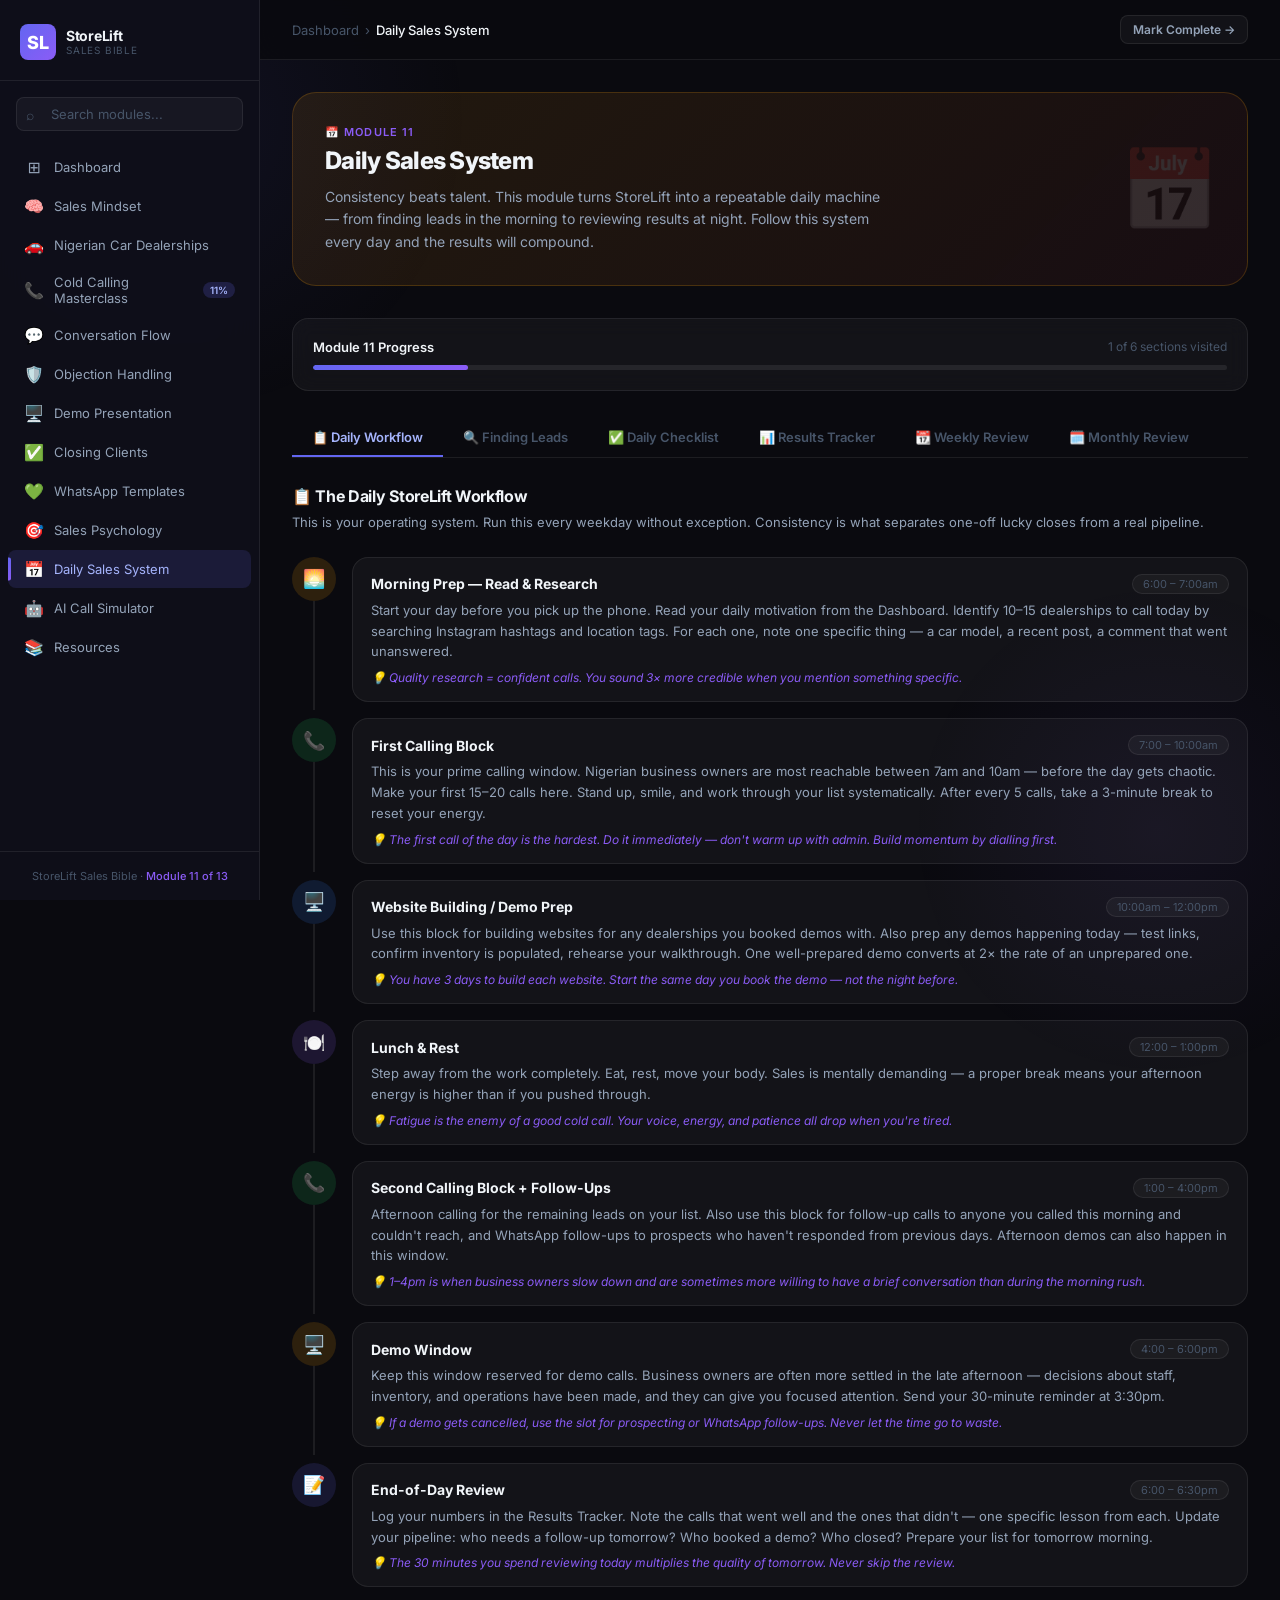
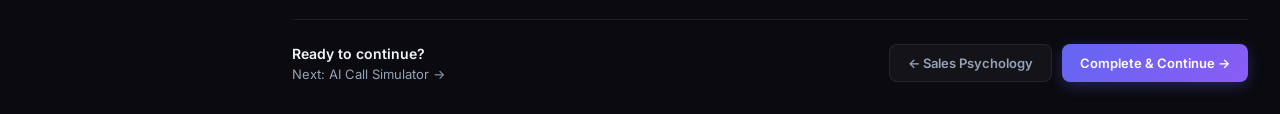
<file: daily-system.html>
<!DOCTYPE html>
<html lang="en">
<head>
  <meta charset="UTF-8" />
  <meta name="viewport" content="width=device-width, initial-scale=1.0" />
  <title>Daily Sales System · StoreLift Sales Bible</title>
  <link rel="stylesheet" href="css/global.css" />
  <style>

    .dss-hero {
      background: linear-gradient(135deg, rgba(245,158,11,0.1), rgba(239,68,68,0.06));
      border: 1px solid rgba(245,158,11,0.2);
      border-radius: var(--radius-xl);
      padding: 32px;
      margin-bottom: 32px;
      position: relative;
      overflow: hidden;
    }
    .dss-hero::after {
      content: '📅';
      position: absolute;
      right: 28px; top: 50%;
      transform: translateY(-50%);
      font-size: 80px;
      opacity: 0.12;
    }

    /* Tab system */
    .tab-bar {
      display: flex;
      gap: 0;
      border-bottom: 1px solid var(--border);
      margin-bottom: 28px;
      overflow-x: auto;
    }
    .tab-btn {
      padding: 10px 20px;
      font-size: 13px;
      font-weight: 600;
      color: var(--text-muted);
      border: none;
      background: none;
      cursor: pointer;
      border-bottom: 2px solid transparent;
      transition: all var(--transition);
      white-space: nowrap;
      flex-shrink: 0;
    }
    .tab-btn:hover { color: var(--text-secondary); }
    .tab-btn.active {
      color: #a5b4fc;
      border-bottom-color: var(--brand-from);
    }
    .tab-panel { display: none; }
    .tab-panel.active { display: block; }

    /* Daily workflow timeline */
    .workflow-block {
      display: flex;
      gap: 16px;
      margin-bottom: 16px;
      position: relative;
    }
    .workflow-block:not(:last-child)::after {
      content: '';
      position: absolute;
      left: 21px;
      top: 44px;
      bottom: -8px;
      width: 2px;
      background: var(--border);
    }
    .workflow-time-col {
      width: 44px;
      flex-shrink: 0;
    }
    .workflow-time-badge {
      width: 44px;
      height: 44px;
      border-radius: 50%;
      display: flex;
      align-items: center;
      justify-content: center;
      font-size: 18px;
      position: relative;
      z-index: 1;
    }
    .workflow-content {
      flex: 1;
      background: var(--bg-card);
      border: 1px solid var(--border);
      border-radius: var(--radius-lg);
      padding: 16px 18px;
      transition: all var(--transition);
    }
    .workflow-content:hover { background: var(--bg-card-hover); }
    .workflow-header {
      display: flex;
      align-items: center;
      justify-content: space-between;
      margin-bottom: 6px;
    }
    .workflow-title {
      font-size: 14px;
      font-weight: 700;
      color: var(--text-primary);
    }
    .workflow-time-label {
      font-size: 11px;
      color: var(--text-muted);
      background: var(--bg-card);
      border: 1px solid var(--border);
      border-radius: 20px;
      padding: 2px 10px;
    }
    .workflow-desc {
      font-size: 13px;
      color: var(--text-secondary);
      line-height: 1.6;
      margin-bottom: 8px;
    }
    .workflow-tip {
      font-size: 12px;
      color: var(--purple);
      font-style: italic;
    }

    /* Lead research card */
    .research-card {
      background: var(--bg-card);
      border: 1px solid var(--border);
      border-radius: var(--radius-md);
      padding: 14px 16px;
      margin-bottom: 10px;
    }
    .research-platform {
      font-size: 12px;
      font-weight: 700;
      text-transform: uppercase;
      letter-spacing: 0.08em;
      color: var(--purple);
      margin-bottom: 8px;
      display: flex;
      align-items: center;
      gap: 6px;
    }
    .research-steps {
      display: flex;
      flex-direction: column;
      gap: 6px;
    }
    .research-step {
      font-size: 13px;
      color: var(--text-secondary);
      display: flex;
      gap: 8px;
      line-height: 1.4;
    }
    .research-step::before {
      content: '→';
      color: var(--text-muted);
      flex-shrink: 0;
    }

    /* Interactive daily checklist */
    .day-checklist {
      background: var(--bg-card);
      border: 1px solid var(--border);
      border-radius: var(--radius-lg);
      overflow: hidden;
    }
    .checklist-section-header {
      padding: 12px 16px;
      background: rgba(0,0,0,0.15);
      font-size: 11px;
      font-weight: 700;
      text-transform: uppercase;
      letter-spacing: 0.1em;
      color: var(--text-muted);
      border-bottom: 1px solid var(--border);
    }
    .checklist-item {
      display: flex;
      align-items: center;
      gap: 12px;
      padding: 11px 16px;
      border-bottom: 1px solid rgba(255,255,255,0.03);
      cursor: pointer;
      transition: background var(--transition);
    }
    .checklist-item:last-child { border-bottom: none; }
    .checklist-item:hover { background: var(--bg-card-hover); }
    .cl-box {
      width: 18px; height: 18px;
      border: 1.5px solid var(--border-strong);
      border-radius: 4px;
      display: flex; align-items: center; justify-content: center;
      flex-shrink: 0;
      transition: all var(--transition);
    }
    .checklist-item.done .cl-box {
      background: linear-gradient(135deg,#6366f1,#8b5cf6);
      border-color: transparent;
    }
    .checklist-item.done .cl-box::after { content: '✓'; font-size: 10px; color: white; font-weight: 700; }
    .cl-text {
      font-size: 13px;
      color: var(--text-secondary);
      flex: 1;
    }
    .checklist-item.done .cl-text {
      color: var(--text-muted);
      text-decoration: line-through;
    }
    .cl-time {
      font-size: 11px;
      color: var(--text-muted);
      flex-shrink: 0;
    }

    /* Tracker table */
    .tracker-table {
      width: 100%;
      border-collapse: collapse;
    }
    .tracker-table th {
      font-size: 11px;
      font-weight: 700;
      text-transform: uppercase;
      letter-spacing: 0.08em;
      color: var(--text-muted);
      padding: 10px 14px;
      text-align: left;
      border-bottom: 1px solid var(--border);
    }
    .tracker-table td {
      padding: 10px 14px;
      font-size: 13px;
      color: var(--text-secondary);
      border-bottom: 1px solid rgba(255,255,255,0.03);
      vertical-align: middle;
    }
    .tracker-table tr:last-child td { border-bottom: none; }
    .tracker-table tr:hover td { background: rgba(255,255,255,0.02); }
    .tracker-input {
      background: var(--bg-card);
      border: 1px solid var(--border);
      border-radius: var(--radius-sm);
      padding: 5px 10px;
      font-size: 13px;
      color: var(--text-primary);
      width: 70px;
      text-align: center;
      outline: none;
      transition: border-color var(--transition);
    }
    .tracker-input:focus { border-color: rgba(99,102,241,0.5); }
    .rate-badge {
      display: inline-block;
      padding: 2px 10px;
      border-radius: 20px;
      font-size: 11px;
      font-weight: 700;
    }

    /* Review cards */
    .review-card {
      background: var(--bg-card);
      border: 1px solid var(--border);
      border-radius: var(--radius-lg);
      padding: 20px;
      margin-bottom: 16px;
    }
    .review-header {
      display: flex;
      align-items: center;
      gap: 12px;
      margin-bottom: 14px;
    }
    .review-icon {
      font-size: 24px;
      width: 44px; height: 44px;
      background: var(--bg-card);
      border: 1px solid var(--border);
      border-radius: var(--radius-md);
      display: flex; align-items: center; justify-content: center;
      flex-shrink: 0;
    }
    .review-title { font-size: 15px; font-weight: 700; color: var(--text-primary); }
    .review-subtitle { font-size: 12px; color: var(--text-muted); }
    .review-questions {
      display: flex;
      flex-direction: column;
      gap: 8px;
    }
    .review-q {
      font-size: 13px;
      color: var(--text-secondary);
      display: flex;
      gap: 8px;
      line-height: 1.5;
    }
    .review-q::before {
      content: '?';
      width: 18px; height: 18px;
      border-radius: 50%;
      background: rgba(99,102,241,0.15);
      color: #a5b4fc;
      font-size: 11px;
      font-weight: 700;
      display: flex; align-items: center; justify-content: center;
      flex-shrink: 0;
      margin-top: 1px;
    }

    /* Lead pipeline */
    .pipeline-col {
      background: var(--bg-card);
      border: 1px solid var(--border);
      border-radius: var(--radius-lg);
      overflow: hidden;
    }
    .pipeline-col-header {
      padding: 12px 16px;
      font-size: 12px;
      font-weight: 700;
      border-bottom: 1px solid var(--border);
      display: flex;
      align-items: center;
      justify-content: space-between;
    }
    .pipeline-count {
      font-size: 11px;
      background: rgba(255,255,255,0.08);
      border-radius: 20px;
      padding: 2px 8px;
      color: var(--text-muted);
    }
    .pipeline-lead {
      padding: 10px 14px;
      border-bottom: 1px solid rgba(255,255,255,0.03);
      font-size: 12px;
      color: var(--text-secondary);
      cursor: pointer;
      transition: background var(--transition);
    }
    .pipeline-lead:hover { background: var(--bg-card-hover); }
    .pipeline-lead:last-child { border-bottom: none; }
    .pipeline-lead-name { font-weight: 600; color: var(--text-primary); margin-bottom: 2px; font-size: 13px; }
    .pipeline-lead-detail { font-size: 11px; color: var(--text-muted); }
    .pipeline-empty {
      padding: 20px;
      text-align: center;
      font-size: 12px;
      color: var(--text-muted);
      font-style: italic;
    }

  </style>
</head>
<body>
<div class="sidebar-overlay"></div>
<div class="app-layout">

  <aside class="sidebar">
    <div class="sidebar-logo">
      <div class="logo-mark">
        <div class="logo-icon">SL</div>
        <div class="logo-text">
          <div class="logo-name">StoreLift</div>
          <div class="logo-sub">Sales Bible</div>
        </div>
      </div>
    </div>
    <div class="sidebar-search">
      <div class="search-wrap">
        <span class="search-icon">⌕</span>
        <input type="text" id="sidebar-search" placeholder="Search modules..." />
      </div>
    </div>
    <nav class="sidebar-nav" id="sidebar-nav"></nav>
    <div class="sidebar-footer">
      <div class="sidebar-footer-info">StoreLift Sales Bible · <span>Module 11 of 13</span></div>
    </div>
  </aside>

  <main class="main-content">
    <header class="topbar">
      <div class="topbar-left">
        <button class="hamburger"><span></span><span></span><span></span></button>
        <div class="topbar-breadcrumb">
          <a href="index.html" style="color:var(--text-muted);text-decoration:none;">Dashboard</a>
          <span>›</span>
          <span class="current">Daily Sales System</span>
        </div>
      </div>
      <div class="topbar-right">
        <button class="btn btn-ghost btn-sm" onclick="completeAndNext()">Mark Complete →</button>
      </div>
    </header>

    <div class="page-content">

      <div class="dss-hero animate-in">
        <div class="page-eyebrow">📅 Module 11</div>
        <h1 class="page-title" style="font-size:24px;margin-bottom:10px;">Daily Sales System</h1>
        <p class="page-subtitle" style="max-width:560px;">Consistency beats talent. This module turns StoreLift into a repeatable daily machine — from finding leads in the morning to reviewing results at night. Follow this system every day and the results will compound.</p>
      </div>

      <!-- Progress -->
      <div class="glass-card animate-in-delay-1" style="padding:20px;margin-bottom:28px;">
        <div style="display:flex;align-items:center;justify-content:space-between;margin-bottom:10px;">
          <div style="font-size:13px;font-weight:600;color:var(--text-primary);">Module 11 Progress</div>
          <div style="font-size:12px;color:var(--text-muted);" id="section-count">Select a tab to begin</div>
        </div>
        <div class="progress-track">
          <div class="progress-fill" id="module-progress-fill" style="width:0%"></div>
        </div>
      </div>

      <!-- Tab bar -->
      <div class="tab-bar animate-in-delay-1">
        <button class="tab-btn active" onclick="showTab('workflow')">📋 Daily Workflow</button>
        <button class="tab-btn" onclick="showTab('leads')">🔍 Finding Leads</button>
        <button class="tab-btn" onclick="showTab('checklist')">✅ Daily Checklist</button>
        <button class="tab-btn" onclick="showTab('tracker')">📊 Results Tracker</button>
        <button class="tab-btn" onclick="showTab('weekly')">📆 Weekly Review</button>
        <button class="tab-btn" onclick="showTab('monthly')">🗓️ Monthly Review</button>
      </div>

      <!-- ═══ TAB: DAILY WORKFLOW ═══ -->
      <div class="tab-panel active" id="panel-workflow">

        <div class="section-title" style="margin-bottom:6px;">📋 The Daily StoreLift Workflow</div>
        <div class="section-desc" style="margin-bottom:24px;">This is your operating system. Run this every weekday without exception. Consistency is what separates one-off lucky closes from a real pipeline.</div>

        <div class="workflow-block">
          <div class="workflow-time-col">
            <div class="workflow-time-badge" style="background:rgba(245,158,11,0.15);">🌅</div>
          </div>
          <div class="workflow-content">
            <div class="workflow-header">
              <div class="workflow-title">Morning Prep — Read & Research</div>
              <span class="workflow-time-label">6:00 – 7:00am</span>
            </div>
            <div class="workflow-desc">Start your day before you pick up the phone. Read your daily motivation from the Dashboard. Identify 10–15 dealerships to call today by searching Instagram hashtags and location tags. For each one, note one specific thing — a car model, a recent post, a comment that went unanswered.</div>
            <div class="workflow-tip">💡 Quality research = confident calls. You sound 3× more credible when you mention something specific.</div>
          </div>
        </div>

        <div class="workflow-block">
          <div class="workflow-time-col">
            <div class="workflow-time-badge" style="background:rgba(34,197,94,0.15);">📞</div>
          </div>
          <div class="workflow-content">
            <div class="workflow-header">
              <div class="workflow-title">First Calling Block</div>
              <span class="workflow-time-label">7:00 – 10:00am</span>
            </div>
            <div class="workflow-desc">This is your prime calling window. Nigerian business owners are most reachable between 7am and 10am — before the day gets chaotic. Make your first 15–20 calls here. Stand up, smile, and work through your list systematically. After every 5 calls, take a 3-minute break to reset your energy.</div>
            <div class="workflow-tip">💡 The first call of the day is the hardest. Do it immediately — don't warm up with admin. Build momentum by dialling first.</div>
          </div>
        </div>

        <div class="workflow-block">
          <div class="workflow-time-col">
            <div class="workflow-time-badge" style="background:rgba(59,130,246,0.15);">🖥️</div>
          </div>
          <div class="workflow-content">
            <div class="workflow-header">
              <div class="workflow-title">Website Building / Demo Prep</div>
              <span class="workflow-time-label">10:00am – 12:00pm</span>
            </div>
            <div class="workflow-desc">Use this block for building websites for any dealerships you booked demos with. Also prep any demos happening today — test links, confirm inventory is populated, rehearse your walkthrough. One well-prepared demo converts at 2× the rate of an unprepared one.</div>
            <div class="workflow-tip">💡 You have 3 days to build each website. Start the same day you book the demo — not the night before.</div>
          </div>
        </div>

        <div class="workflow-block">
          <div class="workflow-time-col">
            <div class="workflow-time-badge" style="background:rgba(139,92,246,0.15);">🍽️</div>
          </div>
          <div class="workflow-content">
            <div class="workflow-header">
              <div class="workflow-title">Lunch & Rest</div>
              <span class="workflow-time-label">12:00 – 1:00pm</span>
            </div>
            <div class="workflow-desc">Step away from the work completely. Eat, rest, move your body. Sales is mentally demanding — a proper break means your afternoon energy is higher than if you pushed through.</div>
            <div class="workflow-tip">💡 Fatigue is the enemy of a good cold call. Your voice, energy, and patience all drop when you're tired.</div>
          </div>
        </div>

        <div class="workflow-block">
          <div class="workflow-time-col">
            <div class="workflow-time-badge" style="background:rgba(34,197,94,0.15);">📞</div>
          </div>
          <div class="workflow-content">
            <div class="workflow-header">
              <div class="workflow-title">Second Calling Block + Follow-Ups</div>
              <span class="workflow-time-label">1:00 – 4:00pm</span>
            </div>
            <div class="workflow-desc">Afternoon calling for the remaining leads on your list. Also use this block for follow-up calls to anyone you called this morning and couldn't reach, and WhatsApp follow-ups to prospects who haven't responded from previous days. Afternoon demos can also happen in this window.</div>
            <div class="workflow-tip">💡 1–4pm is when business owners slow down and are sometimes more willing to have a brief conversation than during the morning rush.</div>
          </div>
        </div>

        <div class="workflow-block">
          <div class="workflow-time-col">
            <div class="workflow-time-badge" style="background:rgba(245,158,11,0.15);">🖥️</div>
          </div>
          <div class="workflow-content">
            <div class="workflow-header">
              <div class="workflow-title">Demo Window</div>
              <span class="workflow-time-label">4:00 – 6:00pm</span>
            </div>
            <div class="workflow-desc">Keep this window reserved for demo calls. Business owners are often more settled in the late afternoon — decisions about staff, inventory, and operations have been made, and they can give you focused attention. Send your 30-minute reminder at 3:30pm.</div>
            <div class="workflow-tip">💡 If a demo gets cancelled, use the slot for prospecting or WhatsApp follow-ups. Never let the time go to waste.</div>
          </div>
        </div>

        <div class="workflow-block" style="margin-bottom:0;">
          <div class="workflow-time-col">
            <div class="workflow-time-badge" style="background:rgba(99,102,241,0.15);">📝</div>
          </div>
          <div class="workflow-content">
            <div class="workflow-header">
              <div class="workflow-title">End-of-Day Review</div>
              <span class="workflow-time-label">6:00 – 6:30pm</span>
            </div>
            <div class="workflow-desc">Log your numbers in the Results Tracker. Note the calls that went well and the ones that didn't — one specific lesson from each. Update your pipeline: who needs a follow-up tomorrow? Who booked a demo? Who closed? Prepare your list for tomorrow morning.</div>
            <div class="workflow-tip">💡 The 30 minutes you spend reviewing today multiplies the quality of tomorrow. Never skip the review.</div>
          </div>
        </div>

      </div>

      <!-- ═══ TAB: FINDING LEADS ═══ -->
      <div class="tab-panel" id="panel-leads">

        <div class="section-title" style="margin-bottom:6px;">🔍 Finding Nigerian Dealership Leads</div>
        <div class="section-desc" style="margin-bottom:20px;">Where to find dealerships, how to qualify them quickly, and what information to gather before calling.</div>

        <div class="grid-2" style="gap:16px;margin-bottom:24px;">

          <div>
            <div style="font-size:13px;font-weight:700;color:var(--text-muted);text-transform:uppercase;letter-spacing:0.08em;margin-bottom:12px;">Finding on Instagram</div>

            <div class="research-card">
              <div class="research-platform">📸 Hashtag Search</div>
              <div class="research-steps">
                <div class="research-step">Search: #carsales, #lagoscars, #abujacars, #nigeriacars, #usedcarsnigeria, #tokunbocars</div>
                <div class="research-step">Filter by Recent — not Top — so you find active accounts</div>
                <div class="research-step">Look for accounts with 500–10,000 followers posting inventory regularly</div>
                <div class="research-step">Check if they have a website link in bio — no link = perfect prospect</div>
              </div>
            </div>

            <div class="research-card">
              <div class="research-platform">📍 Location Tag Search</div>
              <div class="research-steps">
                <div class="research-step">Search Lagos, Abuja, Port Harcourt, Ibadan location tags</div>
                <div class="research-step">Browse car-related posts from those locations</div>
                <div class="research-step">Note dealerships posting frequently — active = serious business</div>
              </div>
            </div>

            <div class="research-card">
              <div class="research-platform">🔗 Explore & Similar Accounts</div>
              <div class="research-steps">
                <div class="research-step">When you find one dealership, check who they follow and who follows them</div>
                <div class="research-step">Instagram suggests similar accounts — work through those</div>
                <div class="research-step">One good account can lead to 10 similar prospects</div>
              </div>
            </div>
          </div>

          <div>
            <div style="font-size:13px;font-weight:700;color:var(--text-muted);text-transform:uppercase;letter-spacing:0.08em;margin-bottom:12px;">Other Lead Sources</div>

            <div class="research-card">
              <div class="research-platform">🛒 Jiji & Cars45</div>
              <div class="research-steps">
                <div class="research-step">Browse Jiji.ng car listings — dealers post frequently</div>
                <div class="research-step">Look for dealers with multiple listings (5+ = serious dealership)</div>
                <div class="research-step">Their contact number is usually right there — call directly</div>
                <div class="research-step">Look for their Instagram page name in the listing description</div>
              </div>
            </div>

            <div class="research-card">
              <div class="research-platform">🗺️ Google Maps</div>
              <div class="research-steps">
                <div class="research-step">Search "car dealership [city name]" in Google Maps</div>
                <div class="research-step">Many will show a phone number and website (or lack of one)</div>
                <div class="research-step">No website = immediate prospect</div>
                <div class="research-step">Check their reviews for clues about their reputation and activity</div>
              </div>
            </div>

            <div class="research-card">
              <div class="research-platform">📘 Facebook Groups</div>
              <div class="research-steps">
                <div class="research-step">Join groups: "Cars for Sale Lagos", "Abuja Car Market", "Nigeria Car Dealers"</div>
                <div class="research-step">Find active dealers posting inventory — message for their contact number</div>
                <div class="research-step">Look for dealers with consistent posts but no website link</div>
              </div>
            </div>
          </div>

        </div>

        <!-- Qualification checklist -->
        <div style="background:var(--bg-card);border:1px solid var(--border);border-radius:var(--radius-lg);padding:20px;">
          <div style="font-size:14px;font-weight:700;color:var(--text-primary);margin-bottom:14px;">✅ Quick Qualification — Is This Worth Calling?</div>
          <div style="display:grid;grid-template-columns:1fr 1fr;gap:10px;">
            <div>
              <div style="font-size:12px;font-weight:700;color:#86efac;text-transform:uppercase;letter-spacing:0.08em;margin-bottom:8px;">✓ Good prospect (call them)</div>
              <div style="display:flex;flex-direction:column;gap:6px;font-size:13px;color:var(--text-secondary);">
                <div style="display:flex;gap:8px;"><span style="color:var(--green);">→</span> Active on Instagram (posts in last 7 days)</div>
                <div style="display:flex;gap:8px;"><span style="color:var(--green);">→</span> Selling real inventory (cars clearly shown)</div>
                <div style="display:flex;gap:8px;"><span style="color:var(--green);">→</span> No website link in bio</div>
                <div style="display:flex;gap:8px;"><span style="color:var(--green);">→</span> Getting engagement (comments, DMs visible)</div>
                <div style="display:flex;gap:8px;"><span style="color:var(--green);">→</span> Contact number visible or findable</div>
                <div style="display:flex;gap:8px;"><span style="color:var(--green);">→</span> Appears to be actual dealership (multiple car types)</div>
              </div>
            </div>
            <div>
              <div style="font-size:12px;font-weight:700;color:#fca5a5;text-transform:uppercase;letter-spacing:0.08em;margin-bottom:8px;">✗ Skip for now</div>
              <div style="display:flex;flex-direction:column;gap:6px;font-size:13px;color:var(--text-secondary);">
                <div style="display:flex;gap:8px;"><span style="color:var(--red);">→</span> Last post was 3+ weeks ago (inactive)</div>
                <div style="display:flex;gap:8px;"><span style="color:var(--red);">→</span> Already has a good, working website</div>
                <div style="display:flex;gap:8px;"><span style="color:var(--red);">→</span> Only 1–2 cars listed (too small)</div>
                <div style="display:flex;gap:8px;"><span style="color:var(--red);">→</span> No contact number anywhere</div>
                <div style="display:flex;gap:8px;"><span style="color:var(--red);">→</span> Appears to be individual reseller, not dealership</div>
                <div style="display:flex;gap:8px;"><span style="color:var(--red);">→</span> Already declined previously (give 4 weeks before retry)</div>
              </div>
            </div>
          </div>
        </div>

        <!-- Info to collect -->
        <div style="margin-top:16px;background:rgba(99,102,241,0.06);border:1px solid rgba(99,102,241,0.15);border-radius:var(--radius-lg);padding:16px;">
          <div style="font-size:13px;font-weight:700;color:#a5b4fc;margin-bottom:10px;">📋 What to note before calling each dealership</div>
          <div style="display:grid;grid-template-columns:1fr 1fr;gap:8px;font-size:13px;color:var(--text-secondary);">
            <div style="display:flex;gap:6px;">✓ <span>Dealership name</span></div>
            <div style="display:flex;gap:6px;">✓ <span>Instagram handle</span></div>
            <div style="display:flex;gap:6px;">✓ <span>Phone number</span></div>
            <div style="display:flex;gap:6px;">✓ <span>City / area</span></div>
            <div style="display:flex;gap:6px;">✓ <span>One specific recent post to mention</span></div>
            <div style="display:flex;gap:6px;">✓ <span>Car model to reference on the call</span></div>
            <div style="display:flex;gap:6px;">✓ <span>Any unanswered comments to cite</span></div>
            <div style="display:flex;gap:6px;">✓ <span>Whether they run ads (check for Sponsored posts)</span></div>
          </div>
        </div>

      </div>

      <!-- ═══ TAB: DAILY CHECKLIST ═══ -->
      <div class="tab-panel" id="panel-checklist">

        <div class="section-title" style="margin-bottom:6px;">✅ Interactive Daily Checklist</div>
        <div class="section-desc" style="margin-bottom:20px;">Tick off each task as you complete it. Your state saves automatically — come back tomorrow and start fresh.</div>

        <div style="display:flex;gap:10px;margin-bottom:20px;flex-wrap:wrap;">
          <button class="btn btn-ghost btn-sm" onclick="resetChecklist()">↺ Reset for Today</button>
          <div id="checklist-progress-label" style="display:flex;align-items:center;font-size:13px;color:var(--text-muted);gap:8px;">
            <div class="progress-track" style="width:120px;"><div class="progress-fill" id="checklist-fill" style="width:0%"></div></div>
            <span id="checklist-pct">0%</span> complete
          </div>
        </div>

        <div class="day-checklist">
          <div class="checklist-section-header">🌅 Morning Prep (6:00 – 7:00am)</div>
          <div class="checklist-item" data-id="c1" onclick="toggleCL(this)"><div class="cl-box"></div><div class="cl-text">Read daily motivation on the Dashboard</div><span class="cl-time">5 min</span></div>
          <div class="checklist-item" data-id="c2" onclick="toggleCL(this)"><div class="cl-box"></div><div class="cl-text">Research 10–15 dealerships on Instagram for today's call list</div><span class="cl-time">30 min</span></div>
          <div class="checklist-item" data-id="c3" onclick="toggleCL(this)"><div class="cl-box"></div><div class="cl-text">Note one specific observation for each dealership to mention</div><span class="cl-time">15 min</span></div>
          <div class="checklist-item" data-id="c4" onclick="toggleCL(this)"><div class="cl-box"></div><div class="cl-text">Read opening script out loud — warm up voice</div><span class="cl-time">5 min</span></div>
          <div class="checklist-item" data-id="c5" onclick="toggleCL(this)"><div class="cl-box"></div><div class="cl-text">Review any follow-ups due today from pipeline</div><span class="cl-time">5 min</span></div>

          <div class="checklist-section-header">📞 Calling Blocks (7:00am – 4:00pm)</div>
          <div class="checklist-item" data-id="c6" onclick="toggleCL(this)"><div class="cl-box"></div><div class="cl-text">Made first call before 7:30am — no procrastinating</div><span class="cl-time">—</span></div>
          <div class="checklist-item" data-id="c7" onclick="toggleCL(this)"><div class="cl-box"></div><div class="cl-text">Logged each call result (connected, voicemail, no answer, booked)</div><span class="cl-time">—</span></div>
          <div class="checklist-item" data-id="c8" onclick="toggleCL(this)"><div class="cl-box"></div><div class="cl-text">Sent WhatsApp follow-up within 2 minutes of every booked demo</div><span class="cl-time">—</span></div>
          <div class="checklist-item" data-id="c9" onclick="toggleCL(this)"><div class="cl-box"></div><div class="cl-text">Handled all objections calmly — no giving up on first no</div><span class="cl-time">—</span></div>
          <div class="checklist-item" data-id="c10" onclick="toggleCL(this)"><div class="cl-box"></div><div class="cl-text">Reached 30 call target (or noted how many short and why)</div><span class="cl-time">—</span></div>

          <div class="checklist-section-header">🖥️ Website & Demo Work</div>
          <div class="checklist-item" data-id="c11" onclick="toggleCL(this)"><div class="cl-box"></div><div class="cl-text">Made progress on any active website builds</div><span class="cl-time">—</span></div>
          <div class="checklist-item" data-id="c12" onclick="toggleCL(this)"><div class="cl-box"></div><div class="cl-text">Tested any demo websites — all links working, mobile checked</div><span class="cl-time">—</span></div>
          <div class="checklist-item" data-id="c13" onclick="toggleCL(this)"><div class="cl-box"></div><div class="cl-text">Sent 30-minute demo reminder to any demo booked for today</div><span class="cl-time">—</span></div>
          <div class="checklist-item" data-id="c14" onclick="toggleCL(this)"><div class="cl-box"></div><div class="cl-text">Conducted demo call professionally — followed the 15-min structure</div><span class="cl-time">—</span></div>

          <div class="checklist-section-header">💬 WhatsApp Follow-Ups</div>
          <div class="checklist-item" data-id="c15" onclick="toggleCL(this)"><div class="cl-box"></div><div class="cl-text">Sent all scheduled follow-up messages from pipeline</div><span class="cl-time">—</span></div>
          <div class="checklist-item" data-id="c16" onclick="toggleCL(this)"><div class="cl-box"></div><div class="cl-text">Checked for and replied to any incoming WhatsApp messages</div><span class="cl-time">—</span></div>
          <div class="checklist-item" data-id="c17" onclick="toggleCL(this)"><div class="cl-box"></div><div class="cl-text">Updated pipeline for anyone who replied or went cold</div><span class="cl-time">—</span></div>

          <div class="checklist-section-header">📝 End-of-Day Review (6:00 – 6:30pm)</div>
          <div class="checklist-item" data-id="c18" onclick="toggleCL(this)"><div class="cl-box"></div><div class="cl-text">Logged today's numbers in Results Tracker</div><span class="cl-time">5 min</span></div>
          <div class="checklist-item" data-id="c19" onclick="toggleCL(this)"><div class="cl-box"></div><div class="cl-text">Noted one thing that worked well today</div><span class="cl-time">2 min</span></div>
          <div class="checklist-item" data-id="c20" onclick="toggleCL(this)"><div class="cl-box"></div><div class="cl-text">Noted one thing to improve tomorrow</div><span class="cl-time">2 min</span></div>
          <div class="checklist-item" data-id="c21" onclick="toggleCL(this)"><div class="cl-box"></div><div class="cl-text">Prepared call list for tomorrow morning</div><span class="cl-time">10 min</span></div>
        </div>

      </div>

      <!-- ═══ TAB: RESULTS TRACKER ═══ -->
      <div class="tab-panel" id="panel-tracker">

        <div class="section-title" style="margin-bottom:6px;">📊 Daily Results Tracker</div>
        <div class="section-desc" style="margin-bottom:20px;">Log your numbers every day. Your weekly averages reveal exactly where your funnel leaks.</div>

        <div style="background:var(--bg-card);border:1px solid var(--border);border-radius:var(--radius-lg);overflow:hidden;margin-bottom:20px;">
          <table class="tracker-table">
            <thead>
              <tr>
                <th>Day</th>
                <th>Calls</th>
                <th>Reached</th>
                <th>Conversations</th>
                <th>Demos Booked</th>
                <th>Demos Held</th>
                <th>Closed</th>
                <th>Reach Rate</th>
              </tr>
            </thead>
            <tbody id="tracker-tbody">
              <!-- Built by JS -->
            </tbody>
          </table>
        </div>

        <!-- Totals row -->
        <div style="display:grid;grid-template-columns:repeat(auto-fit,minmax(130px,1fr));gap:12px;margin-bottom:20px;" id="totals-row">
        </div>

        <div style="background:var(--bg-card);border:1px solid var(--border);border-radius:var(--radius-md);padding:16px;">
          <div style="font-size:13px;font-weight:600;color:var(--text-primary);margin-bottom:10px;">🎯 Target benchmarks (weekly)</div>
          <div style="display:flex;flex-direction:column;gap:8px;font-size:13px;color:var(--text-secondary);">
            <div style="display:flex;justify-content:space-between;"><span>Calls per day</span><span style="color:var(--text-primary);font-weight:600;">30+</span></div>
            <div style="display:flex;justify-content:space-between;"><span>Reach rate (calls → conversations)</span><span style="color:var(--text-primary);font-weight:600;">15–25%</span></div>
            <div style="display:flex;justify-content:space-between;"><span>Conversation → demo booked</span><span style="color:var(--text-primary);font-weight:600;">30–40%</span></div>
            <div style="display:flex;justify-content:space-between;"><span>Demo → close</span><span style="color:var(--text-primary);font-weight:600;">30–50%</span></div>
            <div style="display:flex;justify-content:space-between;"><span>Clients per week (from 150 calls)</span><span style="color:#86efac;font-weight:700;">2–4 clients</span></div>
          </div>
        </div>

      </div>

      <!-- ═══ TAB: WEEKLY REVIEW ═══ -->
      <div class="tab-panel" id="panel-weekly">

        <div class="section-title" style="margin-bottom:6px;">📆 Weekly Review Framework</div>
        <div class="section-desc" style="margin-bottom:20px;">Every Sunday, spend 30 minutes reviewing the week. This is where your skills compound — you get better every single week if you do this consistently.</div>

        <div class="review-card">
          <div class="review-header">
            <div class="review-icon">📊</div>
            <div>
              <div class="review-title">Numbers Review</div>
              <div class="review-subtitle">Look at your weekly tracker data</div>
            </div>
          </div>
          <div class="review-questions">
            <div class="review-q">Did I make at least 150 calls this week (30/day × 5 days)?</div>
            <div class="review-q">What was my reach rate — what percentage of calls got through to a real person?</div>
            <div class="review-q">Of conversations had, what percentage became booked demos?</div>
            <div class="review-q">Of demos held, what percentage closed?</div>
            <div class="review-q">Where is the biggest drop-off in my funnel this week?</div>
          </div>
        </div>

        <div class="review-card">
          <div class="review-header">
            <div class="review-icon">🎙️</div>
            <div>
              <div class="review-title">Call Quality Review</div>
              <div class="review-subtitle">Listen to 3 recorded calls from this week</div>
            </div>
          </div>
          <div class="review-questions">
            <div class="review-q">Did I sound confident and unhurried on my opener?</div>
            <div class="review-q">Did I make specific observations about each dealership, or was I generic?</div>
            <div class="review-q">Did I pause after stating the pain point — or rush to the solution?</div>
            <div class="review-q">Did I use binary close ("mornings or afternoons") or open question ("when are you free?")?</div>
            <div class="review-q">What's one phrase I said that I should replace with something better?</div>
          </div>
        </div>

        <div class="review-card">
          <div class="review-header">
            <div class="review-icon">🎯</div>
            <div>
              <div class="review-title">Demo Quality Review</div>
              <div class="review-subtitle">Review any demos held this week</div>
            </div>
          </div>
          <div class="review-questions">
            <div class="review-q">Did I open the demo by setting the customer journey frame?</div>
            <div class="review-q">Did I translate features into outcomes — or did I present technically?</div>
            <div class="review-q">Did I ask excitement questions and let them speak, or did I keep presenting?</div>
            <div class="review-q">Did I recognise buying signals and close on them — or keep pitching?</div>
            <div class="review-q">What would I do differently in next week's demos?</div>
          </div>
        </div>

        <div class="review-card" style="margin-bottom:0;">
          <div class="review-header">
            <div class="review-icon">🚀</div>
            <div>
              <div class="review-title">Next Week Planning</div>
              <div class="review-subtitle">Set intentions before the week starts</div>
            </div>
          </div>
          <div class="review-questions">
            <div class="review-q">How many calls will I make next week? (Target: 150+)</div>
            <div class="review-q">Which follow-ups need to happen Monday morning?</div>
            <div class="review-q">Are there any demos already booked for next week to prepare for?</div>
            <div class="review-q">What's the one skill I will specifically focus on improving next week?</div>
            <div class="review-q">What will I do differently based on what didn't work this week?</div>
          </div>
        </div>

      </div>

      <!-- ═══ TAB: MONTHLY REVIEW ═══ -->
      <div class="tab-panel" id="panel-monthly">

        <div class="section-title" style="margin-bottom:6px;">🗓️ Monthly Review Framework</div>
        <div class="section-desc" style="margin-bottom:20px;">Once a month, zoom out. Look at the big picture. This is where strategic decisions get made — which niches to expand into, which parts of the system to double down on, and what your business looks like at scale.</div>

        <div class="review-card">
          <div class="review-header">
            <div class="review-icon">💰</div>
            <div>
              <div class="review-title">Revenue & Client Review</div>
              <div class="review-subtitle">The business numbers</div>
            </div>
          </div>
          <div class="review-questions">
            <div class="review-q">How many clients signed this month? How does that compare to last month?</div>
            <div class="review-q">What is my total monthly recurring revenue (MRR) from hosting retainers?</div>
            <div class="review-q">Did any clients churn (cancel)? If so, why?</div>
            <div class="review-q">Are existing clients happy? When did I last check in with each one?</div>
            <div class="review-q">Are there upsell opportunities with any existing clients (SEO, extra pages, etc)?</div>
          </div>
        </div>

        <div class="review-card">
          <div class="review-header">
            <div class="review-icon">📈</div>
            <div>
              <div class="review-title">Sales System Review</div>
              <div class="review-subtitle">What's working, what isn't</div>
            </div>
          </div>
          <div class="review-questions">
            <div class="review-q">What was my average call-to-demo rate this month? Is it improving?</div>
            <div class="review-q">What was my average demo-to-close rate? Is it improving?</div>
            <div class="review-q">Which objections came up most frequently? Do I handle them well?</div>
            <div class="review-q">Are there patterns in who converts vs who doesn't (city, dealership size, platform)?</div>
            <div class="review-q">What single change to my system would have the biggest impact next month?</div>
          </div>
        </div>

        <div class="review-card">
          <div class="review-header">
            <div class="review-icon">🗺️</div>
            <div>
              <div class="review-title">Strategy & Growth Review</div>
              <div class="review-subtitle">Zoomed out — the big picture</div>
            </div>
          </div>
          <div class="review-questions">
            <div class="review-q">Should I expand to a new city or niche, or deepen focus in the current one?</div>
            <div class="review-q">Are there referral systems I can activate from happy existing clients?</div>
            <div class="review-q">What does my business look like if I maintain this month's pace for 6 more months?</div>
            <div class="review-q">Is there anything I should stop doing that's taking time without producing results?</div>
            <div class="review-q">What would doubling my monthly closes require? More calls? Better demos? Both?</div>
          </div>
        </div>

        <div style="background:linear-gradient(135deg,rgba(99,102,241,0.1),rgba(139,92,246,0.06));border:1px solid rgba(99,102,241,0.2);border-radius:var(--radius-lg);padding:20px;">
          <div style="font-size:14px;font-weight:700;color:#a5b4fc;margin-bottom:12px;">📊 Monthly Targets — Where to Aim</div>
          <div style="display:grid;grid-template-columns:1fr 1fr;gap:12px;font-size:13px;">
            <div><div style="color:var(--text-muted);margin-bottom:4px;">Month 1 (Learning)</div><div style="color:var(--text-primary);font-weight:600;">1–2 clients · ₦25k–₦80k MRR</div></div>
            <div><div style="color:var(--text-muted);margin-bottom:4px;">Month 2 (Momentum)</div><div style="color:var(--text-primary);font-weight:600;">3–5 clients · ₦75k–₦200k MRR</div></div>
            <div><div style="color:var(--text-muted);margin-bottom:4px;">Month 3 (System)</div><div style="color:var(--text-primary);font-weight:600;">6–10 clients · ₦150k–₦400k MRR</div></div>
            <div><div style="color:#86efac;margin-bottom:4px;">Month 6 (Scale)</div><div style="color:#86efac;font-weight:700;">15–25 clients · ₦375k–₦1M MRR</div></div>
          </div>
        </div>

      </div>

      <div class="divider" style="margin-top:32px;"></div>

      <div style="display:flex;align-items:center;justify-content:space-between;flex-wrap:wrap;gap:12px;">
        <div>
          <div style="font-size:14px;font-weight:600;color:var(--text-primary);margin-bottom:4px;">Ready to continue?</div>
          <div style="font-size:13px;color:var(--text-secondary);">Next: AI Call Simulator →</div>
        </div>
        <div style="display:flex;gap:10px;">
          <a href="psychology.html" class="btn btn-ghost">← Sales Psychology</a>
          <button class="btn btn-primary" onclick="completeAndNext()">Complete & Continue →</button>
        </div>
      </div>

    </div>
  </main>
</div>

<div class="toast"></div>
<script src="js/app.js"></script>
<script>

/* ── TABS ── */
const TABS = ['workflow','leads','checklist','tracker','weekly','monthly'];
let visitedTabs = new Set(['workflow']);

function showTab(id) {
  TABS.forEach(t => {
    document.getElementById('panel-' + t).classList.remove('active');
    document.querySelectorAll('.tab-btn').forEach((b,i) => { if(TABS[i]===t) b.classList.remove('active'); });
  });
  document.getElementById('panel-' + id).classList.add('active');
  document.querySelectorAll('.tab-btn').forEach((b,i) => { if(TABS[i]===id) b.classList.add('active'); });
  visitedTabs.add(id);
  updateProgress();
}

function updateProgress() {
  const pct = Math.round((visitedTabs.size / TABS.length) * 100);
  document.getElementById('module-progress-fill').style.width = pct + '%';
  document.getElementById('section-count').textContent = `${visitedTabs.size} of ${TABS.length} sections visited`;
  setModuleProgress('daily-system', pct);
}

/* ── DAILY CHECKLIST ── */
const CL_KEY = 'sl_daily_cl_' + new Date().toDateString();
let clState = {};

function loadCL() {
  try { clState = JSON.parse(localStorage.getItem(CL_KEY)) || {}; } catch { clState = {}; }
  document.querySelectorAll('.checklist-item').forEach(el => {
    if (clState[el.dataset.id]) el.classList.add('done');
  });
  updateCLProgress();
}

function toggleCL(el) {
  const id = el.dataset.id;
  clState[id] = !clState[id];
  el.classList.toggle('done', clState[id]);
  localStorage.setItem(CL_KEY, JSON.stringify(clState));
  updateCLProgress();
}

function updateCLProgress() {
  const total = document.querySelectorAll('.checklist-item').length;
  const done  = Object.values(clState).filter(Boolean).length;
  const pct = Math.round((done/total)*100);
  const fill = document.getElementById('checklist-fill');
  const label = document.getElementById('checklist-pct');
  if (fill) fill.style.width = pct + '%';
  if (label) label.textContent = pct + '%';
  if (pct === 100) showToast('All daily tasks complete! Great work today 🔥', '🔥');
}

function resetChecklist() {
  clState = {};
  localStorage.setItem(CL_KEY, JSON.stringify(clState));
  document.querySelectorAll('.checklist-item').forEach(el => el.classList.remove('done'));
  updateCLProgress();
  showToast('Checklist reset for today');
}

/* ── RESULTS TRACKER ── */
const DAYS = ['Monday','Tuesday','Wednesday','Thursday','Friday'];
const TR_KEY = 'sl_weekly_tracker_' + getWeekKey();

function getWeekKey() {
  const d = new Date();
  const startOfYear = new Date(d.getFullYear(), 0, 1);
  const week = Math.ceil(((d - startOfYear) / 86400000 + startOfYear.getDay() + 1) / 7);
  return d.getFullYear() + '_w' + week;
}

function loadTracker() {
  let data;
  try { data = JSON.parse(localStorage.getItem(TR_KEY)) || {}; } catch { data = {}; }

  const tbody = document.getElementById('tracker-tbody');
  if (!tbody) return;

  tbody.innerHTML = DAYS.map(day => {
    const d = data[day] || { calls:0, reached:0, convos:0, demos_b:0, demos_h:0, closed:0 };
    const rate = d.calls > 0 ? Math.round((d.reached/d.calls)*100) : 0;
    const rateColor = rate >= 20 ? 'badge-green' : rate >= 10 ? 'badge-amber' : 'badge-red';
    return `
      <tr>
        <td style="font-weight:600;color:var(--text-primary);">${day}</td>
        <td><input class="tracker-input" type="number" min="0" value="${d.calls}" onchange="saveTrackerRow('${day}','calls',this.value,data)" /></td>
        <td><input class="tracker-input" type="number" min="0" value="${d.reached}" onchange="saveTrackerRow('${day}','reached',this.value,data)" /></td>
        <td><input class="tracker-input" type="number" min="0" value="${d.convos}" onchange="saveTrackerRow('${day}','convos',this.value,data)" /></td>
        <td><input class="tracker-input" type="number" min="0" value="${d.demos_b}" onchange="saveTrackerRow('${day}','demos_b',this.value,data)" /></td>
        <td><input class="tracker-input" type="number" min="0" value="${d.demos_h}" onchange="saveTrackerRow('${day}','demos_h',this.value,data)" /></td>
        <td><input class="tracker-input" type="number" min="0" value="${d.closed}" onchange="saveTrackerRow('${day}','closed',this.value,data)" /></td>
        <td><span class="rate-badge ${rateColor}" id="rate-${day}">${rate}%</span></td>
      </tr>
    `;
  }).join('');

  renderTotals(data);
}

function saveTrackerRow(day, field, value, data) {
  if (!data[day]) data[day] = { calls:0, reached:0, convos:0, demos_b:0, demos_h:0, closed:0 };
  data[day][field] = parseInt(value) || 0;
  localStorage.setItem(TR_KEY, JSON.stringify(data));
  renderTotals(data);
}

function renderTotals(data) {
  const totals = { calls:0, reached:0, convos:0, demos_b:0, demos_h:0, closed:0 };
  DAYS.forEach(day => {
    const d = data[day] || {};
    Object.keys(totals).forEach(k => totals[k] += (d[k] || 0));
  });
  const tr = document.getElementById('totals-row');
  if (!tr) return;
  const items = [
    { label:'Total Calls', val: totals.calls, target:150, color:'#93c5fd' },
    { label:'Conversations', val: totals.convos, target:25, color:'#a5b4fc' },
    { label:'Demos Booked', val: totals.demos_b, target:10, color:'#fcd34d' },
    { label:'Demos Held', val: totals.demos_h, target:8, color:'#f9a8d4' },
    { label:'Clients Closed', val: totals.closed, target:2, color:'#86efac' },
  ];
  tr.innerHTML = items.map(i => `
    <div style="background:var(--bg-card);border:1px solid var(--border);border-radius:var(--radius-md);padding:14px;text-align:center;">
      <div style="font-size:24px;font-weight:800;color:${i.color};letter-spacing:-0.02em;margin-bottom:2px;">${i.val}</div>
      <div style="font-size:11px;color:var(--text-muted);margin-bottom:6px;">${i.label}</div>
      <div class="progress-track" style="height:4px;">
        <div class="progress-fill" style="width:${Math.min(100,Math.round((i.val/i.target)*100))}%;background:${i.color};"></div>
      </div>
      <div style="font-size:10px;color:var(--text-muted);margin-top:4px;">Target: ${i.target}</div>
    </div>
  `).join('');
}

/* ── INIT ── */
document.addEventListener('DOMContentLoaded', () => {
  initSidebar('daily-system');
  loadCL();
  loadTracker();
  updateProgress();
  const saved = getModuleProgress('daily-system');
  if (saved > 0) document.getElementById('module-progress-fill').style.width = saved + '%';
});

function completeAndNext() {
  markModuleComplete('daily-system');
  showToast('Module 11 complete! Moving to AI Call Simulator...');
  setTimeout(() => location.href = 'simulator.html', 1200);
}
</script>
</body>
</html>
</file>
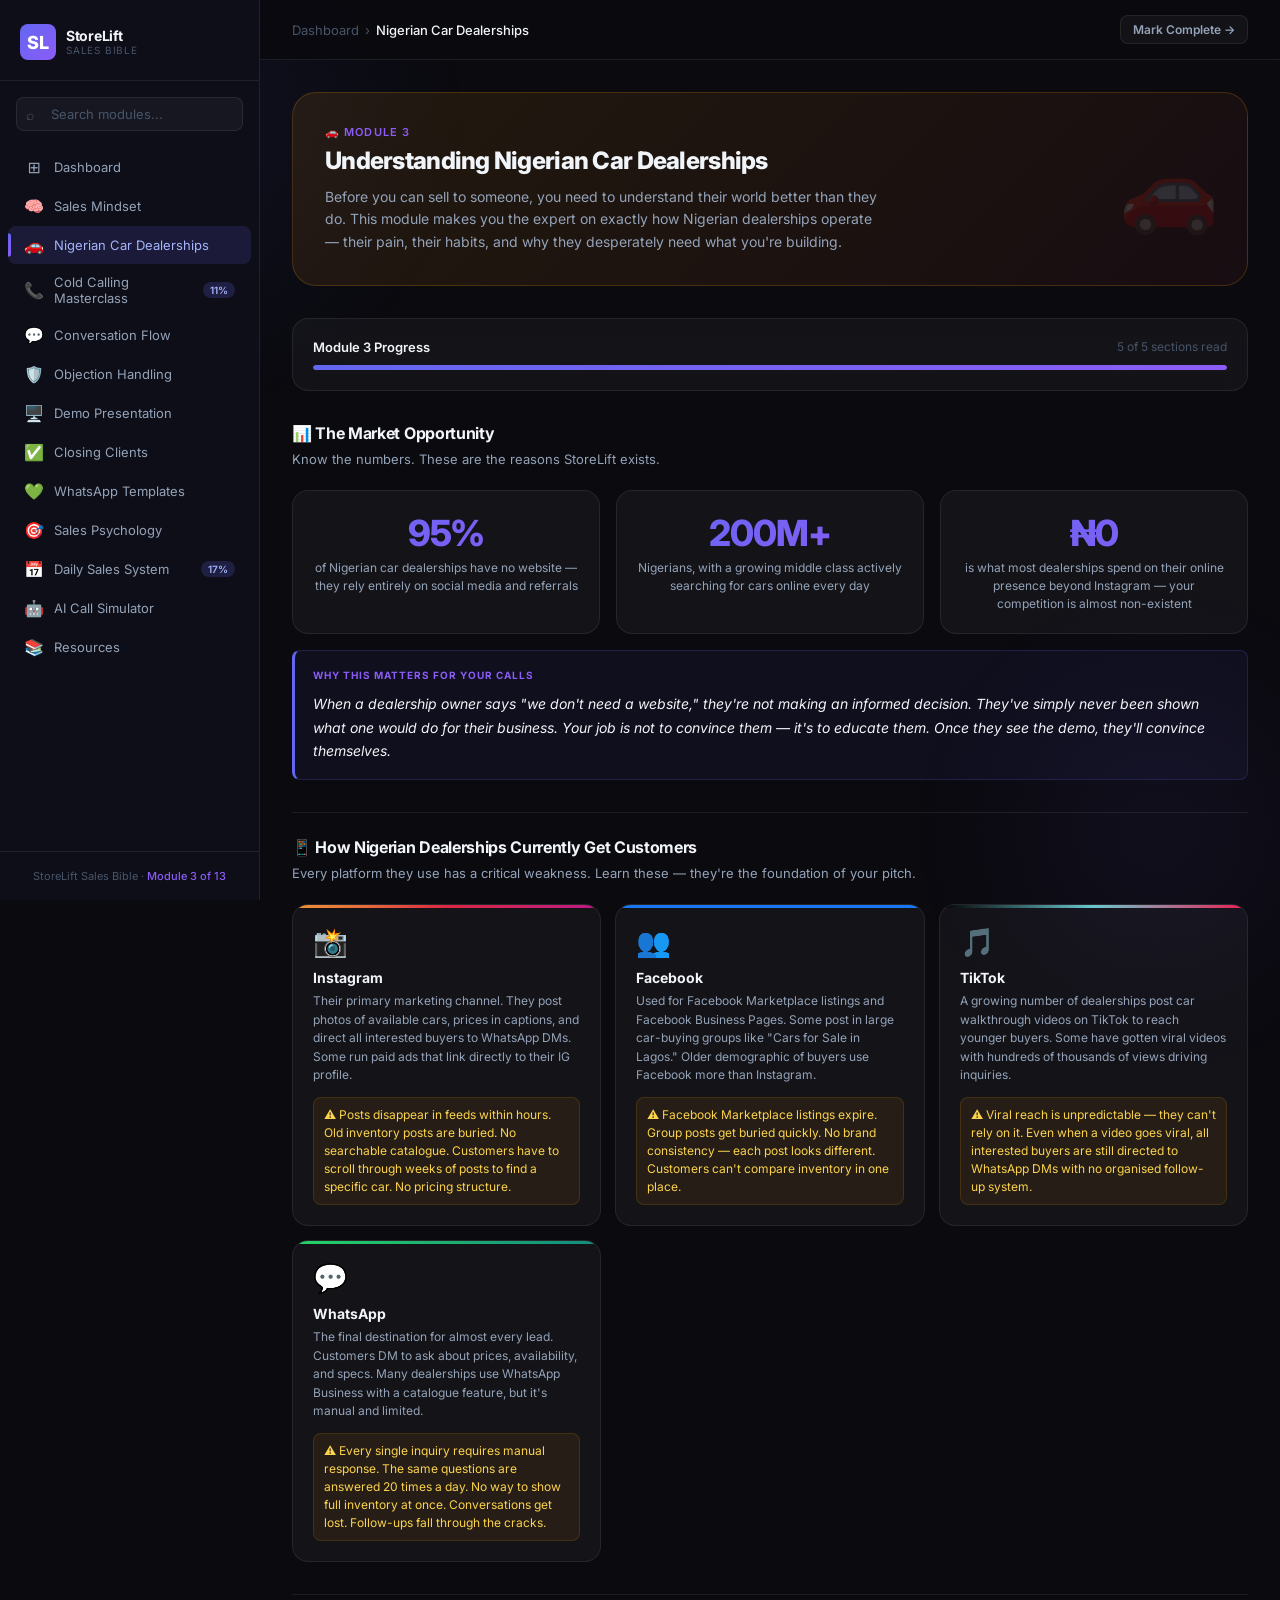
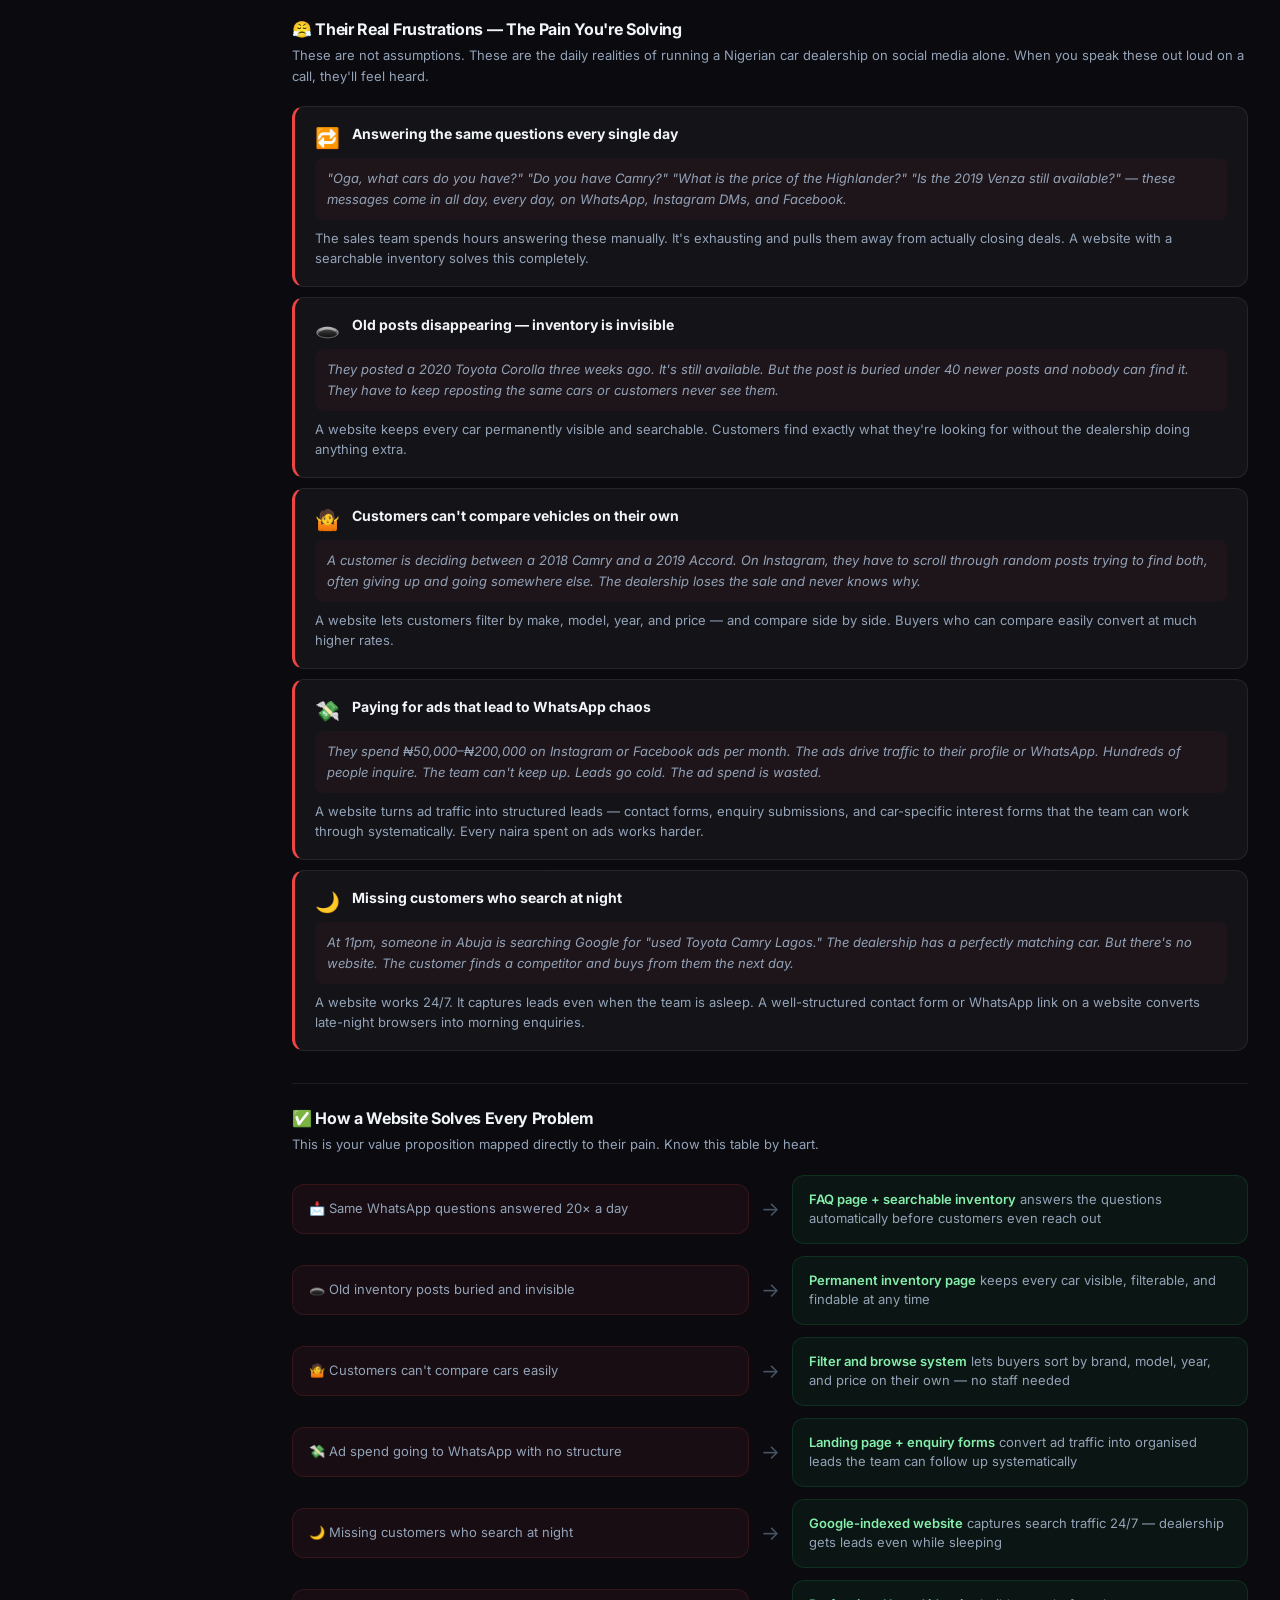
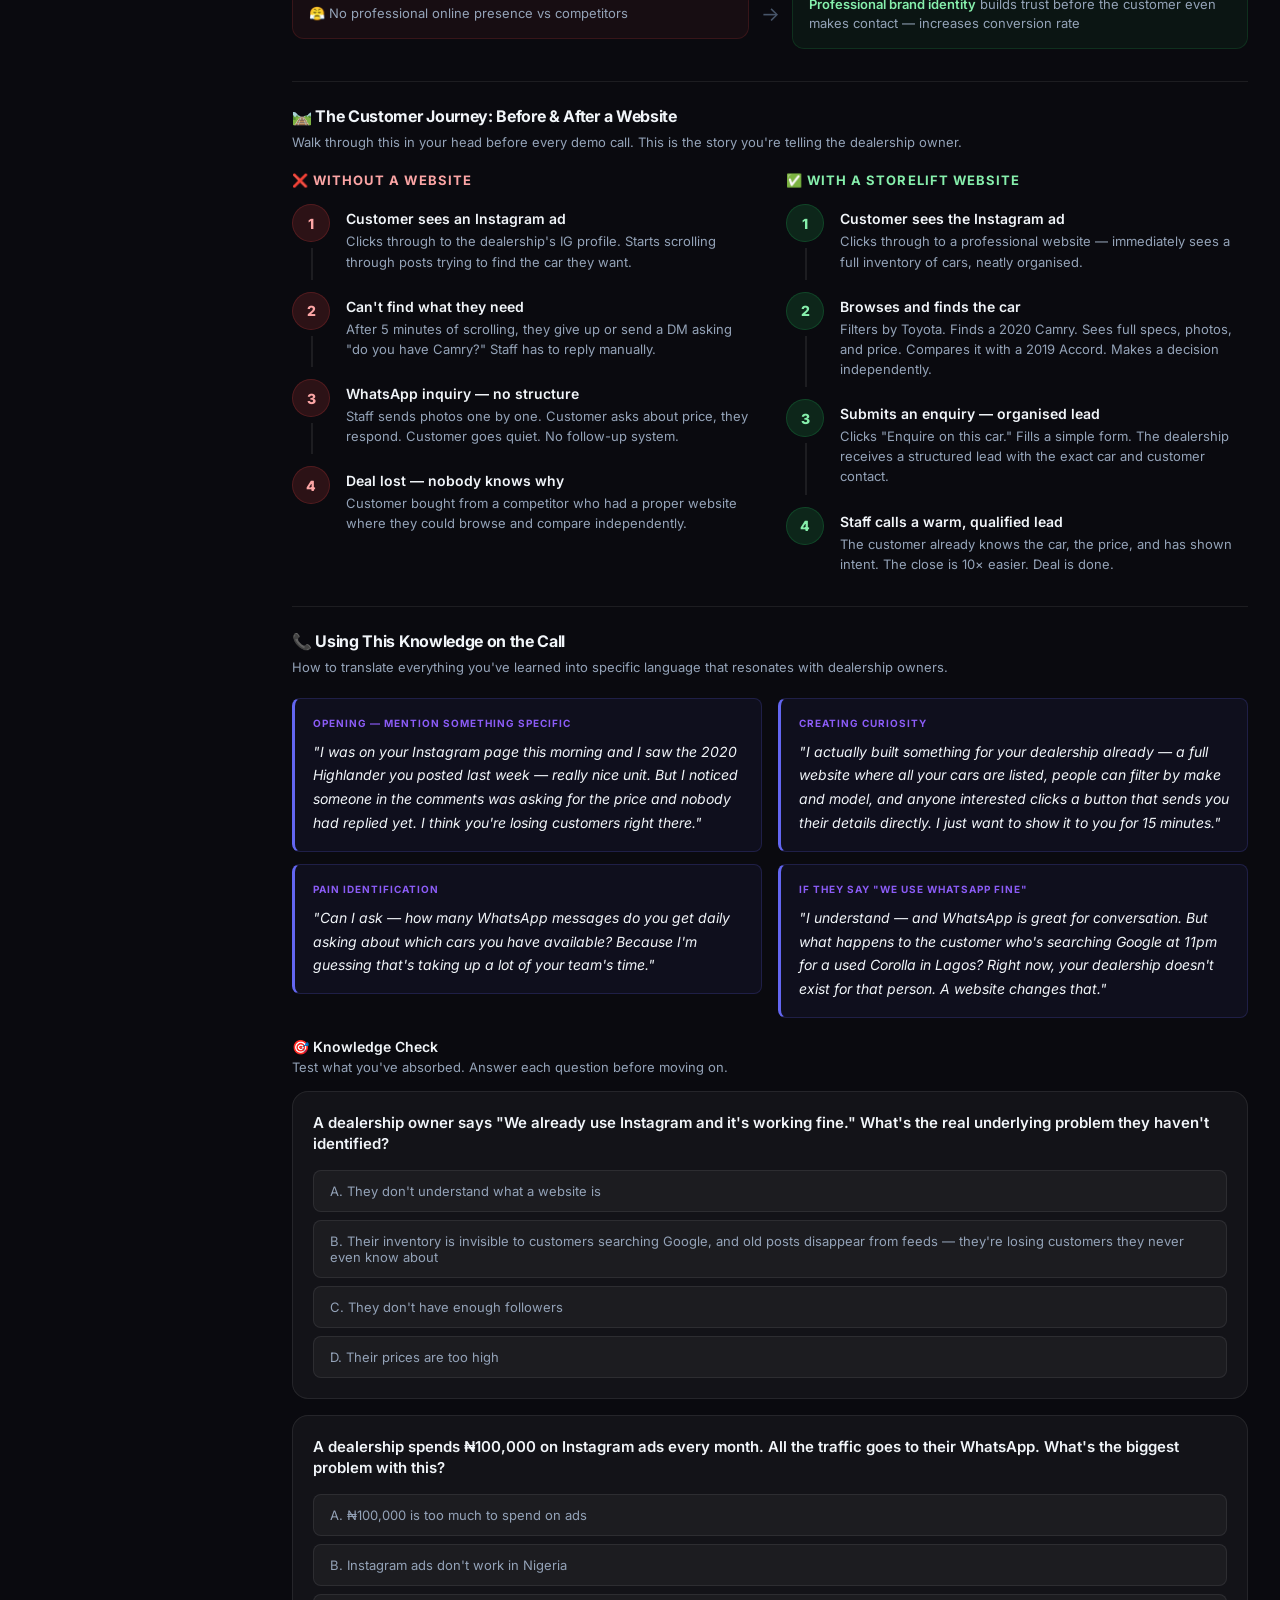
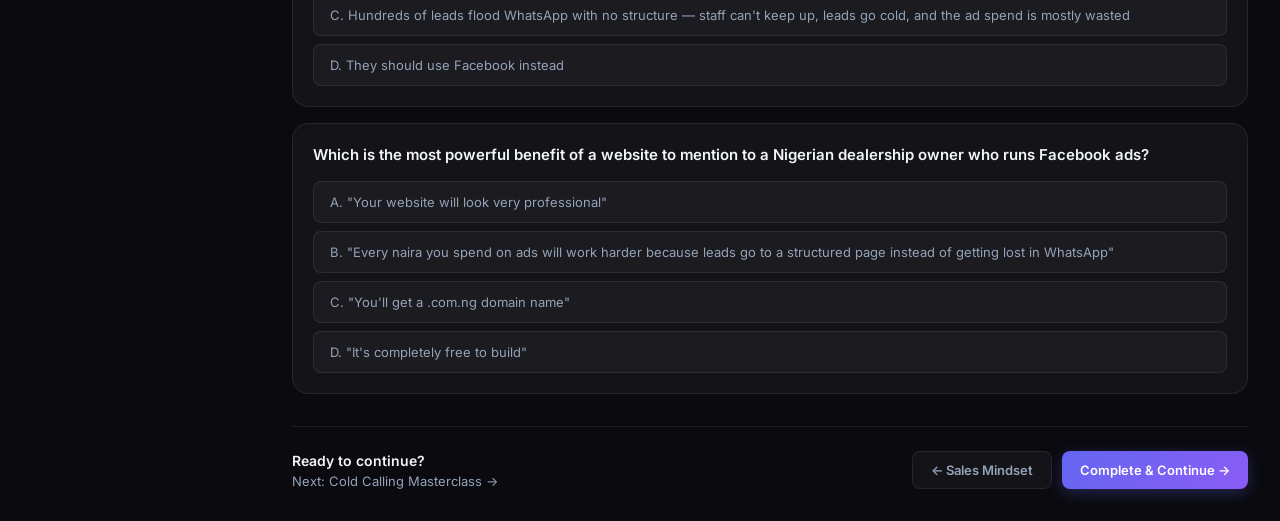
<file: dealerships.html>
<!DOCTYPE html>
<html lang="en">
<head>
  <meta charset="UTF-8" />
  <meta name="viewport" content="width=device-width, initial-scale=1.0" />
  <title>Nigerian Car Dealerships · StoreLift Sales Bible</title>
  <link rel="stylesheet" href="css/global.css" />
  <style>

    /* Hero */
    .dealer-hero {
      background: linear-gradient(135deg, rgba(245,158,11,0.1), rgba(239,68,68,0.06));
      border: 1px solid rgba(245,158,11,0.2);
      border-radius: var(--radius-xl);
      padding: 32px;
      margin-bottom: 32px;
      position: relative;
      overflow: hidden;
    }
    .dealer-hero::after {
      content: '🚗';
      position: absolute;
      right: 28px;
      top: 50%;
      transform: translateY(-50%);
      font-size: 80px;
      opacity: 0.15;
    }

    /* Platform cards */
    .platform-card {
      background: var(--bg-card);
      border: 1px solid var(--border);
      border-radius: var(--radius-lg);
      padding: 20px;
      transition: all var(--transition);
      position: relative;
      overflow: hidden;
    }
    .platform-card:hover {
      background: var(--bg-card-hover);
      border-color: var(--border-strong);
      transform: translateY(-2px);
    }
    .platform-card::before {
      content: '';
      position: absolute;
      top: 0; left: 0; right: 0;
      height: 3px;
    }
    .platform-card.instagram::before { background: linear-gradient(90deg,#f09433,#e6683c,#dc2743,#cc2366,#bc1888); }
    .platform-card.facebook::before  { background: #1877f2; }
    .platform-card.tiktok::before    { background: linear-gradient(90deg,#010101,#69c9d0,#ee1d52); }
    .platform-card.whatsapp::before  { background: linear-gradient(90deg,#25d366,#128c7e); }

    .platform-icon { font-size: 28px; margin-bottom: 10px; display: block; }
    .platform-name {
      font-size: 14px;
      font-weight: 700;
      color: var(--text-primary);
      margin-bottom: 6px;
    }
    .platform-usage {
      font-size: 12px;
      color: var(--text-secondary);
      line-height: 1.55;
      margin-bottom: 12px;
    }
    .platform-problem {
      font-size: 12px;
      color: #fcd34d;
      background: rgba(245,158,11,0.08);
      border: 1px solid rgba(245,158,11,0.15);
      border-radius: var(--radius-sm);
      padding: 8px 10px;
      line-height: 1.5;
    }
    .platform-problem::before { content: '⚠ '; }

    /* Pain points */
    .pain-card {
      background: var(--bg-card);
      border: 1px solid var(--border);
      border-left: 3px solid #ef4444;
      border-radius: var(--radius-md);
      padding: 18px 20px;
      margin-bottom: 10px;
      transition: all var(--transition);
    }
    .pain-card:hover { background: var(--bg-card-hover); }
    .pain-header {
      display: flex;
      align-items: flex-start;
      gap: 12px;
      margin-bottom: 8px;
    }
    .pain-emoji { font-size: 20px; flex-shrink: 0; margin-top: 1px; }
    .pain-title { font-size: 14px; font-weight: 700; color: var(--text-primary); }
    .pain-scene {
      font-size: 13px;
      color: var(--text-secondary);
      line-height: 1.6;
      font-style: italic;
      background: rgba(239,68,68,0.04);
      border-radius: var(--radius-sm);
      padding: 10px 12px;
      margin-bottom: 8px;
    }
    .pain-reality {
      font-size: 13px;
      color: var(--text-secondary);
      line-height: 1.55;
    }

    /* Solution mapping */
    .solution-row {
      display: grid;
      grid-template-columns: 1fr auto 1fr;
      gap: 12px;
      align-items: center;
      margin-bottom: 12px;
    }
    .solution-problem {
      background: rgba(239,68,68,0.06);
      border: 1px solid rgba(239,68,68,0.15);
      border-radius: var(--radius-md);
      padding: 14px 16px;
      font-size: 13px;
      color: var(--text-secondary);
      line-height: 1.5;
    }
    .solution-arrow {
      font-size: 20px;
      color: var(--text-muted);
      text-align: center;
      flex-shrink: 0;
    }
    .solution-fix {
      background: rgba(34,197,94,0.06);
      border: 1px solid rgba(34,197,94,0.15);
      border-radius: var(--radius-md);
      padding: 14px 16px;
      font-size: 13px;
      color: var(--text-secondary);
      line-height: 1.5;
    }
    .solution-fix strong { color: #86efac; font-weight: 600; }

    /* Customer journey */
    .journey-step {
      display: flex;
      gap: 16px;
      margin-bottom: 20px;
      position: relative;
    }
    .journey-step:not(:last-child)::after {
      content: '';
      position: absolute;
      left: 19px;
      top: 44px;
      bottom: -8px;
      width: 2px;
      background: var(--border);
    }
    .journey-num {
      width: 38px;
      height: 38px;
      border-radius: 50%;
      display: flex;
      align-items: center;
      justify-content: center;
      font-size: 14px;
      font-weight: 800;
      flex-shrink: 0;
      position: relative;
      z-index: 1;
    }
    .journey-num.old { background: rgba(239,68,68,0.15); color: #fca5a5; border: 1px solid rgba(239,68,68,0.2); }
    .journey-num.new { background: rgba(34,197,94,0.15); color: #86efac; border: 1px solid rgba(34,197,94,0.2); }
    .journey-content { flex: 1; padding-top: 6px; }
    .journey-title { font-size: 14px; font-weight: 600; color: var(--text-primary); margin-bottom: 4px; }
    .journey-desc { font-size: 13px; color: var(--text-secondary); line-height: 1.55; }

    /* Objection preview */
    .objection-preview {
      background: linear-gradient(135deg, rgba(99,102,241,0.08), rgba(139,92,246,0.05));
      border: 1px solid rgba(99,102,241,0.2);
      border-radius: var(--radius-lg);
      padding: 20px;
    }
    .objection-preview-title {
      font-size: 13px;
      font-weight: 700;
      color: #a5b4fc;
      margin-bottom: 12px;
      display: flex;
      align-items: center;
      gap: 6px;
    }
    .obj-preview-item {
      display: flex;
      gap: 10px;
      align-items: flex-start;
      padding: 8px 0;
      border-bottom: 1px solid rgba(99,102,241,0.1);
      font-size: 13px;
    }
    .obj-preview-item:last-child { border-bottom: none; }
    .obj-preview-q { color: var(--text-muted); flex-shrink: 0; }
    .obj-preview-a { color: var(--text-secondary); line-height: 1.5; }

    /* Stats callouts */
    .stat-callout {
      text-align: center;
      padding: 20px;
      background: var(--bg-card);
      border: 1px solid var(--border);
      border-radius: var(--radius-lg);
    }
    .stat-callout-num {
      font-size: 36px;
      font-weight: 800;
      letter-spacing: -0.03em;
      background: var(--brand-grad);
      -webkit-background-clip: text;
      -webkit-text-fill-color: transparent;
      background-clip: text;
      margin-bottom: 4px;
    }
    .stat-callout-label { font-size: 12px; color: var(--text-secondary); line-height: 1.5; }

    /* Knowledge quiz */
    .quiz-card {
      background: var(--bg-card);
      border: 1px solid var(--border);
      border-radius: var(--radius-lg);
      padding: 20px;
    }
    .quiz-question {
      font-size: 15px;
      font-weight: 600;
      color: var(--text-primary);
      margin-bottom: 16px;
      line-height: 1.4;
    }
    .quiz-options { display: flex; flex-direction: column; gap: 8px; }
    .quiz-option {
      padding: 12px 16px;
      background: var(--bg-card);
      border: 1px solid var(--border);
      border-radius: var(--radius-sm);
      font-size: 13px;
      color: var(--text-secondary);
      cursor: pointer;
      transition: all var(--transition);
      text-align: left;
    }
    .quiz-option:hover { background: var(--bg-card-hover); color: var(--text-primary); border-color: var(--border-strong); }
    .quiz-option.correct { background: rgba(34,197,94,0.1); border-color: rgba(34,197,94,0.3); color: #86efac; }
    .quiz-option.wrong   { background: rgba(239,68,68,0.1); border-color: rgba(239,68,68,0.3); color: #fca5a5; }
    .quiz-feedback {
      margin-top: 12px;
      font-size: 13px;
      line-height: 1.6;
      padding: 12px 14px;
      border-radius: var(--radius-sm);
      display: none;
    }
    .quiz-feedback.show { display: block; }
    .quiz-feedback.correct { background: rgba(34,197,94,0.08); color: #86efac; border: 1px solid rgba(34,197,94,0.2); }
    .quiz-feedback.wrong   { background: rgba(239,68,68,0.08); color: #fca5a5; border: 1px solid rgba(239,68,68,0.2); }
    .quiz-next { margin-top: 12px; display: none; }
    .quiz-next.show { display: flex; }

    @media (max-width: 640px) {
      .solution-row { grid-template-columns: 1fr; }
      .solution-arrow { transform: rotate(90deg); }
    }
  </style>
</head>
<body>

<div class="sidebar-overlay"></div>

<div class="app-layout">

  <aside class="sidebar">
    <div class="sidebar-logo">
      <div class="logo-mark">
        <div class="logo-icon">SL</div>
        <div class="logo-text">
          <div class="logo-name">StoreLift</div>
          <div class="logo-sub">Sales Bible</div>
        </div>
      </div>
    </div>
    <div class="sidebar-search">
      <div class="search-wrap">
        <span class="search-icon">⌕</span>
        <input type="text" id="sidebar-search" placeholder="Search modules..." />
      </div>
    </div>
    <nav class="sidebar-nav" id="sidebar-nav"></nav>
    <div class="sidebar-footer">
      <div class="sidebar-footer-info">StoreLift Sales Bible · <span>Module 3 of 13</span></div>
    </div>
  </aside>

  <main class="main-content">
    <header class="topbar">
      <div class="topbar-left">
        <button class="hamburger"><span></span><span></span><span></span></button>
        <div class="topbar-breadcrumb">
          <a href="index.html" style="color:var(--text-muted);text-decoration:none;">Dashboard</a>
          <span>›</span>
          <span class="current">Nigerian Car Dealerships</span>
        </div>
      </div>
      <div class="topbar-right">
        <button class="btn btn-ghost btn-sm" onclick="completeAndNext()">Mark Complete →</button>
      </div>
    </header>

    <div class="page-content">

      <!-- Hero -->
      <div class="dealer-hero animate-in">
        <div class="page-eyebrow">🚗 Module 3</div>
        <h1 class="page-title" style="font-size:24px;margin-bottom:10px;">Understanding Nigerian Car Dealerships</h1>
        <p class="page-subtitle" style="max-width:560px;">Before you can sell to someone, you need to understand their world better than they do. This module makes you the expert on exactly how Nigerian dealerships operate — their pain, their habits, and why they desperately need what you're building.</p>
      </div>

      <!-- Progress -->
      <div class="glass-card animate-in-delay-1" style="padding:20px;margin-bottom:32px;">
        <div style="display:flex;align-items:center;justify-content:space-between;margin-bottom:10px;">
          <div style="font-size:13px;font-weight:600;color:var(--text-primary);">Module 3 Progress</div>
          <div style="font-size:12px;color:var(--text-muted);" id="section-count">0 of 5 sections read</div>
        </div>
        <div class="progress-track">
          <div class="progress-fill" id="module-progress-fill" style="width:0%"></div>
        </div>
      </div>

      <!-- ─── MARKET STATS ─── -->
      <div class="animate-in-delay-1" style="margin-bottom:32px;">
        <div class="section-title" style="margin-bottom:6px;">📊 The Market Opportunity</div>
        <div class="section-desc" style="margin-bottom:20px;">Know the numbers. These are the reasons StoreLift exists.</div>
        <div class="grid-3" style="margin-bottom:16px;">
          <div class="stat-callout">
            <div class="stat-callout-num">95%</div>
            <div class="stat-callout-label">of Nigerian car dealerships have no website — they rely entirely on social media and referrals</div>
          </div>
          <div class="stat-callout">
            <div class="stat-callout-num">200M+</div>
            <div class="stat-callout-label">Nigerians, with a growing middle class actively searching for cars online every day</div>
          </div>
          <div class="stat-callout">
            <div class="stat-callout-num">₦0</div>
            <div class="stat-callout-label">is what most dealerships spend on their online presence beyond Instagram — your competition is almost non-existent</div>
          </div>
        </div>
        <div class="script-block">
          <span class="script-label">Why this matters for your calls</span>
          When a dealership owner says "we don't need a website," they're not making an informed decision. They've simply never been shown what one would do for their business. Your job is not to convince them — it's to educate them. Once they see the demo, they'll convince themselves.
        </div>
      </div>

      <div class="divider"></div>

      <!-- ─── SECTION 1: HOW THEY GET CUSTOMERS ─── -->
      <div data-section="1" class="animate-in" style="margin-bottom:32px;">
        <div class="section-title" style="margin-bottom:6px;">📱 How Nigerian Dealerships Currently Get Customers</div>
        <div class="section-desc" style="margin-bottom:20px;">Every platform they use has a critical weakness. Learn these — they're the foundation of your pitch.</div>

        <div class="grid-2" style="gap:14px;">

          <div class="platform-card instagram">
            <span class="platform-icon">📸</span>
            <div class="platform-name">Instagram</div>
            <div class="platform-usage">Their primary marketing channel. They post photos of available cars, prices in captions, and direct all interested buyers to WhatsApp DMs. Some run paid ads that link directly to their IG profile.</div>
            <div class="platform-problem">Posts disappear in feeds within hours. Old inventory posts are buried. No searchable catalogue. Customers have to scroll through weeks of posts to find a specific car. No pricing structure.</div>
          </div>

          <div class="platform-card facebook">
            <span class="platform-icon">👥</span>
            <div class="platform-name">Facebook</div>
            <div class="platform-usage">Used for Facebook Marketplace listings and Facebook Business Pages. Some post in large car-buying groups like "Cars for Sale in Lagos." Older demographic of buyers use Facebook more than Instagram.</div>
            <div class="platform-problem">Facebook Marketplace listings expire. Group posts get buried quickly. No brand consistency — each post looks different. Customers can't compare inventory in one place.</div>
          </div>

          <div class="platform-card tiktok">
            <span class="platform-icon">🎵</span>
            <div class="platform-name">TikTok</div>
            <div class="platform-usage">A growing number of dealerships post car walkthrough videos on TikTok to reach younger buyers. Some have gotten viral videos with hundreds of thousands of views driving inquiries.</div>
            <div class="platform-problem">Viral reach is unpredictable — they can't rely on it. Even when a video goes viral, all interested buyers are still directed to WhatsApp DMs with no organised follow-up system.</div>
          </div>

          <div class="platform-card whatsapp">
            <span class="platform-icon">💬</span>
            <div class="platform-name">WhatsApp</div>
            <div class="platform-usage">The final destination for almost every lead. Customers DM to ask about prices, availability, and specs. Many dealerships use WhatsApp Business with a catalogue feature, but it's manual and limited.</div>
            <div class="platform-problem">Every single inquiry requires manual response. The same questions are answered 20 times a day. No way to show full inventory at once. Conversations get lost. Follow-ups fall through the cracks.</div>
          </div>

        </div>
      </div>

      <div class="divider"></div>

      <!-- ─── SECTION 2: THEIR FRUSTRATIONS ─── -->
      <div data-section="2" class="animate-in" style="margin-bottom:32px;">
        <div class="section-title" style="margin-bottom:6px;">😤 Their Real Frustrations — The Pain You're Solving</div>
        <div class="section-desc" style="margin-bottom:20px;">These are not assumptions. These are the daily realities of running a Nigerian car dealership on social media alone. When you speak these out loud on a call, they'll feel heard.</div>

        <div class="pain-card">
          <div class="pain-header">
            <span class="pain-emoji">🔁</span>
            <div class="pain-title">Answering the same questions every single day</div>
          </div>
          <div class="pain-scene">"Oga, what cars do you have?" "Do you have Camry?" "What is the price of the Highlander?" "Is the 2019 Venza still available?" — these messages come in all day, every day, on WhatsApp, Instagram DMs, and Facebook.</div>
          <div class="pain-reality">The sales team spends hours answering these manually. It's exhausting and pulls them away from actually closing deals. A website with a searchable inventory solves this completely.</div>
        </div>

        <div class="pain-card">
          <div class="pain-header">
            <span class="pain-emoji">🕳️</span>
            <div class="pain-title">Old posts disappearing — inventory is invisible</div>
          </div>
          <div class="pain-scene">They posted a 2020 Toyota Corolla three weeks ago. It's still available. But the post is buried under 40 newer posts and nobody can find it. They have to keep reposting the same cars or customers never see them.</div>
          <div class="pain-reality">A website keeps every car permanently visible and searchable. Customers find exactly what they're looking for without the dealership doing anything extra.</div>
        </div>

        <div class="pain-card">
          <div class="pain-header">
            <span class="pain-emoji">🤷</span>
            <div class="pain-title">Customers can't compare vehicles on their own</div>
          </div>
          <div class="pain-scene">A customer is deciding between a 2018 Camry and a 2019 Accord. On Instagram, they have to scroll through random posts trying to find both, often giving up and going somewhere else. The dealership loses the sale and never knows why.</div>
          <div class="pain-reality">A website lets customers filter by make, model, year, and price — and compare side by side. Buyers who can compare easily convert at much higher rates.</div>
        </div>

        <div class="pain-card">
          <div class="pain-header">
            <span class="pain-emoji">💸</span>
            <div class="pain-title">Paying for ads that lead to WhatsApp chaos</div>
          </div>
          <div class="pain-scene">They spend ₦50,000–₦200,000 on Instagram or Facebook ads per month. The ads drive traffic to their profile or WhatsApp. Hundreds of people inquire. The team can't keep up. Leads go cold. The ad spend is wasted.</div>
          <div class="pain-reality">A website turns ad traffic into structured leads — contact forms, enquiry submissions, and car-specific interest forms that the team can work through systematically. Every naira spent on ads works harder.</div>
        </div>

        <div class="pain-card">
          <div class="pain-header">
            <span class="pain-emoji">🌙</span>
            <div class="pain-title">Missing customers who search at night</div>
          </div>
          <div class="pain-scene">At 11pm, someone in Abuja is searching Google for "used Toyota Camry Lagos." The dealership has a perfectly matching car. But there's no website. The customer finds a competitor and buys from them the next day.</div>
          <div class="pain-reality">A website works 24/7. It captures leads even when the team is asleep. A well-structured contact form or WhatsApp link on a website converts late-night browsers into morning enquiries.</div>
        </div>

      </div>

      <div class="divider"></div>

      <!-- ─── SECTION 3: HOW WEBSITES SOLVE IT ─── -->
      <div data-section="3" class="animate-in" style="margin-bottom:32px;">
        <div class="section-title" style="margin-bottom:6px;">✅ How a Website Solves Every Problem</div>
        <div class="section-desc" style="margin-bottom:20px;">This is your value proposition mapped directly to their pain. Know this table by heart.</div>

        <div class="solution-row">
          <div class="solution-problem">📩 Same WhatsApp questions answered 20× a day</div>
          <div class="solution-arrow">→</div>
          <div class="solution-fix"><strong>FAQ page + searchable inventory</strong> answers the questions automatically before customers even reach out</div>
        </div>
        <div class="solution-row">
          <div class="solution-problem">🕳️ Old inventory posts buried and invisible</div>
          <div class="solution-arrow">→</div>
          <div class="solution-fix"><strong>Permanent inventory page</strong> keeps every car visible, filterable, and findable at any time</div>
        </div>
        <div class="solution-row">
          <div class="solution-problem">🤷 Customers can't compare cars easily</div>
          <div class="solution-arrow">→</div>
          <div class="solution-fix"><strong>Filter and browse system</strong> lets buyers sort by brand, model, year, and price on their own — no staff needed</div>
        </div>
        <div class="solution-row">
          <div class="solution-problem">💸 Ad spend going to WhatsApp with no structure</div>
          <div class="solution-arrow">→</div>
          <div class="solution-fix"><strong>Landing page + enquiry forms</strong> convert ad traffic into organised leads the team can follow up systematically</div>
        </div>
        <div class="solution-row">
          <div class="solution-problem">🌙 Missing customers who search at night</div>
          <div class="solution-arrow">→</div>
          <div class="solution-fix"><strong>Google-indexed website</strong> captures search traffic 24/7 — dealership gets leads even while sleeping</div>
        </div>
        <div class="solution-row">
          <div class="solution-problem">😤 No professional online presence vs competitors</div>
          <div class="solution-arrow">→</div>
          <div class="solution-fix"><strong>Professional brand identity</strong> builds trust before the customer even makes contact — increases conversion rate</div>
        </div>
      </div>

      <div class="divider"></div>

      <!-- ─── SECTION 4: THE CUSTOMER JOURNEY ─── -->
      <div data-section="4" class="animate-in" style="margin-bottom:32px;">
        <div class="section-title" style="margin-bottom:6px;">🛤️ The Customer Journey: Before & After a Website</div>
        <div class="section-desc" style="margin-bottom:20px;">Walk through this in your head before every demo call. This is the story you're telling the dealership owner.</div>

        <div class="grid-2" style="gap:32px;">
          <div>
            <div style="font-size:13px;font-weight:700;color:#fca5a5;text-transform:uppercase;letter-spacing:0.08em;margin-bottom:16px;">❌ Without a website</div>
            <div class="journey-step">
              <div class="journey-num old">1</div>
              <div class="journey-content">
                <div class="journey-title">Customer sees an Instagram ad</div>
                <div class="journey-desc">Clicks through to the dealership's IG profile. Starts scrolling through posts trying to find the car they want.</div>
              </div>
            </div>
            <div class="journey-step">
              <div class="journey-num old">2</div>
              <div class="journey-content">
                <div class="journey-title">Can't find what they need</div>
                <div class="journey-desc">After 5 minutes of scrolling, they give up or send a DM asking "do you have Camry?" Staff has to reply manually.</div>
              </div>
            </div>
            <div class="journey-step">
              <div class="journey-num old">3</div>
              <div class="journey-content">
                <div class="journey-title">WhatsApp inquiry — no structure</div>
                <div class="journey-desc">Staff sends photos one by one. Customer asks about price, they respond. Customer goes quiet. No follow-up system.</div>
              </div>
            </div>
            <div class="journey-step" style="margin-bottom:0;">
              <div class="journey-num old">4</div>
              <div class="journey-content">
                <div class="journey-title">Deal lost — nobody knows why</div>
                <div class="journey-desc">Customer bought from a competitor who had a proper website where they could browse and compare independently.</div>
              </div>
            </div>
          </div>

          <div>
            <div style="font-size:13px;font-weight:700;color:#86efac;text-transform:uppercase;letter-spacing:0.08em;margin-bottom:16px;">✅ With a StoreLift website</div>
            <div class="journey-step">
              <div class="journey-num new">1</div>
              <div class="journey-content">
                <div class="journey-title">Customer sees the Instagram ad</div>
                <div class="journey-desc">Clicks through to a professional website — immediately sees a full inventory of cars, neatly organised.</div>
              </div>
            </div>
            <div class="journey-step">
              <div class="journey-num new">2</div>
              <div class="journey-content">
                <div class="journey-title">Browses and finds the car</div>
                <div class="journey-desc">Filters by Toyota. Finds a 2020 Camry. Sees full specs, photos, and price. Compares it with a 2019 Accord. Makes a decision independently.</div>
              </div>
            </div>
            <div class="journey-step">
              <div class="journey-num new">3</div>
              <div class="journey-content">
                <div class="journey-title">Submits an enquiry — organised lead</div>
                <div class="journey-desc">Clicks "Enquire on this car." Fills a simple form. The dealership receives a structured lead with the exact car and customer contact.</div>
              </div>
            </div>
            <div class="journey-step" style="margin-bottom:0;">
              <div class="journey-num new">4</div>
              <div class="journey-content">
                <div class="journey-title">Staff calls a warm, qualified lead</div>
                <div class="journey-desc">The customer already knows the car, the price, and has shown intent. The close is 10× easier. Deal is done.</div>
              </div>
            </div>
          </div>
        </div>
      </div>

      <div class="divider"></div>

      <!-- ─── SECTION 5: WHAT TO SAY ON THE CALL ─── -->
      <div data-section="5" class="animate-in" style="margin-bottom:32px;">
        <div class="section-title" style="margin-bottom:6px;">📞 Using This Knowledge on the Call</div>
        <div class="section-desc" style="margin-bottom:20px;">How to translate everything you've learned into specific language that resonates with dealership owners.</div>

        <div class="grid-2" style="gap:16px;margin-bottom:20px;">
          <div>
            <div class="script-block" style="margin-bottom:12px;">
              <span class="script-label">Opening — mention something specific</span>
              "I was on your Instagram page this morning and I saw the 2020 Highlander you posted last week — really nice unit. But I noticed someone in the comments was asking for the price and nobody had replied yet. I think you're losing customers right there."
            </div>
            <div class="script-block">
              <span class="script-label">Pain identification</span>
              "Can I ask — how many WhatsApp messages do you get daily asking about which cars you have available? Because I'm guessing that's taking up a lot of your team's time."
            </div>
          </div>
          <div>
            <div class="script-block" style="margin-bottom:12px;">
              <span class="script-label">Creating curiosity</span>
              "I actually built something for your dealership already — a full website where all your cars are listed, people can filter by make and model, and anyone interested clicks a button that sends you their details directly. I just want to show it to you for 15 minutes."
            </div>
            <div class="script-block">
              <span class="script-label">If they say "we use WhatsApp fine"</span>
              "I understand — and WhatsApp is great for conversation. But what happens to the customer who's searching Google at 11pm for a used Corolla in Lagos? Right now, your dealership doesn't exist for that person. A website changes that."
            </div>
          </div>
        </div>

        <!-- Knowledge check quiz -->
        <div style="margin-bottom:4px;font-size:14px;font-weight:600;color:var(--text-primary);">🎯 Knowledge Check</div>
        <div style="font-size:13px;color:var(--text-secondary);margin-bottom:16px;">Test what you've absorbed. Answer each question before moving on.</div>

        <div style="display:flex;flex-direction:column;gap:16px;" id="quiz-container">

          <!-- Q1 -->
          <div class="quiz-card" id="q1">
            <div class="quiz-question">A dealership owner says "We already use Instagram and it's working fine." What's the real underlying problem they haven't identified?</div>
            <div class="quiz-options">
              <button class="quiz-option" onclick="answer('q1','a','wrong')">A. They don't understand what a website is</button>
              <button class="quiz-option" onclick="answer('q1','b','correct')">B. Their inventory is invisible to customers searching Google, and old posts disappear from feeds — they're losing customers they never even know about</button>
              <button class="quiz-option" onclick="answer('q1','c','wrong')">C. They don't have enough followers</button>
              <button class="quiz-option" onclick="answer('q1','d','wrong')">D. Their prices are too high</button>
            </div>
            <div class="quiz-feedback" id="q1-feedback"></div>
            <div class="quiz-next" id="q1-next">
              <button class="btn btn-ghost btn-sm" onclick="scrollToQ('q2')">Next question →</button>
            </div>
          </div>

          <!-- Q2 -->
          <div class="quiz-card" id="q2">
            <div class="quiz-question">A dealership spends ₦100,000 on Instagram ads every month. All the traffic goes to their WhatsApp. What's the biggest problem with this?</div>
            <div class="quiz-options">
              <button class="quiz-option" onclick="answer('q2','a','wrong')">A. ₦100,000 is too much to spend on ads</button>
              <button class="quiz-option" onclick="answer('q2','b','wrong')">B. Instagram ads don't work in Nigeria</button>
              <button class="quiz-option" onclick="answer('q2','c','correct')">C. Hundreds of leads flood WhatsApp with no structure — staff can't keep up, leads go cold, and the ad spend is mostly wasted</button>
              <button class="quiz-option" onclick="answer('q2','d','wrong')">D. They should use Facebook instead</button>
            </div>
            <div class="quiz-feedback" id="q2-feedback"></div>
            <div class="quiz-next" id="q2-next">
              <button class="btn btn-ghost btn-sm" onclick="scrollToQ('q3')">Next question →</button>
            </div>
          </div>

          <!-- Q3 -->
          <div class="quiz-card" id="q3">
            <div class="quiz-question">Which is the most powerful benefit of a website to mention to a Nigerian dealership owner who runs Facebook ads?</div>
            <div class="quiz-options">
              <button class="quiz-option" onclick="answer('q3','a','wrong')">A. "Your website will look very professional"</button>
              <button class="quiz-option" onclick="answer('q3','b','correct')">B. "Every naira you spend on ads will work harder because leads go to a structured page instead of getting lost in WhatsApp"</button>
              <button class="quiz-option" onclick="answer('q3','c','wrong')">C. "You'll get a .com.ng domain name"</button>
              <button class="quiz-option" onclick="answer('q3','d','wrong')">D. "It's completely free to build"</button>
            </div>
            <div class="quiz-feedback" id="q3-feedback"></div>
            <div class="quiz-next" id="q3-next">
              <button class="btn btn-success btn-sm" onclick="completeAndNext()">✓ Complete Module 3 →</button>
            </div>
          </div>

        </div>
      </div>

      <div class="divider"></div>

      <!-- Bottom nav -->
      <div style="display:flex;align-items:center;justify-content:space-between;flex-wrap:wrap;gap:12px;" class="animate-in">
        <div>
          <div style="font-size:14px;font-weight:600;color:var(--text-primary);margin-bottom:4px;">Ready to continue?</div>
          <div style="font-size:13px;color:var(--text-secondary);">Next: Cold Calling Masterclass →</div>
        </div>
        <div style="display:flex;gap:10px;">
          <a href="mindset.html" class="btn btn-ghost">← Sales Mindset</a>
          <button class="btn btn-primary" onclick="completeAndNext()">Complete & Continue →</button>
        </div>
      </div>

    </div>
  </main>
</div>

<div class="toast"></div>

<script src="js/app.js"></script>
<script>
  const QUIZ_FEEDBACK = {
    q1: {
      correct: "Exactly right. Instagram posts disappear in feeds, old inventory is invisible, and customers searching Google at 2am never find them. 'It's working fine' just means they don't know what they're missing.",
      wrong:   "Not quite. The real issue is discoverability — Instagram only shows their cars to current followers. Any potential buyer searching Google, or a previous follower who missed the post, never finds them. That's the gap."
    },
    q2: {
      correct: "Correct. Unstructured WhatsApp volume is one of the biggest pain points for Nigerian dealerships. Hundreds of 'what cars do you have?' messages that all need individual replies — and leads that go cold because nobody followed up in time.",
      wrong:   "Think about what happens after the ad click. The traffic goes to WhatsApp — and then what? Every lead requires manual handling, same questions answered over and over, and no way to track who followed up with who."
    },
    q3: {
      correct: "Perfect. Business owners care about ROI. Telling them their ad spend will 'work harder' directly connects the website to money they're already spending. That's the most powerful frame you can use.",
      wrong:   "That's a feature, not a benefit. Nigerian business owners respond to outcomes — more customers, less wasted money, more organised leads. Connect the website directly to something they already care about: their ad spend."
    }
  };

  const answered = {};

  function answer(qId, choice, result) {
    if (answered[qId]) return;
    answered[qId] = true;

    const card = document.getElementById(qId);
    const options = card.querySelectorAll('.quiz-option');
    options.forEach(btn => {
      btn.disabled = true;
      btn.style.cursor = 'default';
    });

    const selected = card.querySelectorAll('.quiz-option')[['a','b','c','d'].indexOf(choice)];
    selected.classList.add(result);

    const feedback = document.getElementById(qId + '-feedback');
    feedback.textContent = QUIZ_FEEDBACK[qId][result];
    feedback.className = `quiz-feedback show ${result}`;

    const next = document.getElementById(qId + '-next');
    next.classList.add('show');
  }

  function scrollToQ(id) {
    document.getElementById(id).scrollIntoView({ behavior: 'smooth', block: 'center' });
  }

  document.addEventListener('DOMContentLoaded', () => {
    initSidebar('dealerships');

    const sections = document.querySelectorAll('[data-section]');
    const totalSections = sections.length;
    let readSections = new Set();

    const observer = new IntersectionObserver(entries => {
      entries.forEach(entry => {
        if (entry.isIntersecting) {
          readSections.add(entry.target.dataset.section);
          const pct = Math.round((readSections.size / totalSections) * 100);
          document.getElementById('module-progress-fill').style.width = pct + '%';
          document.getElementById('section-count').textContent = `${readSections.size} of ${totalSections} sections read`;
          setModuleProgress('dealerships', pct);
        }
      });
    }, { threshold: 0.3 });

    sections.forEach(s => observer.observe(s));

    const saved = getModuleProgress('dealerships');
    if (saved > 0) document.getElementById('module-progress-fill').style.width = saved + '%';
  });

  function completeAndNext() {
    markModuleComplete('dealerships');
    showToast('Module 3 complete! Moving to Cold Calling...');
    setTimeout(() => location.href = 'cold-calling.html', 1200);
  }
</script>
</body>
</html>
</file>
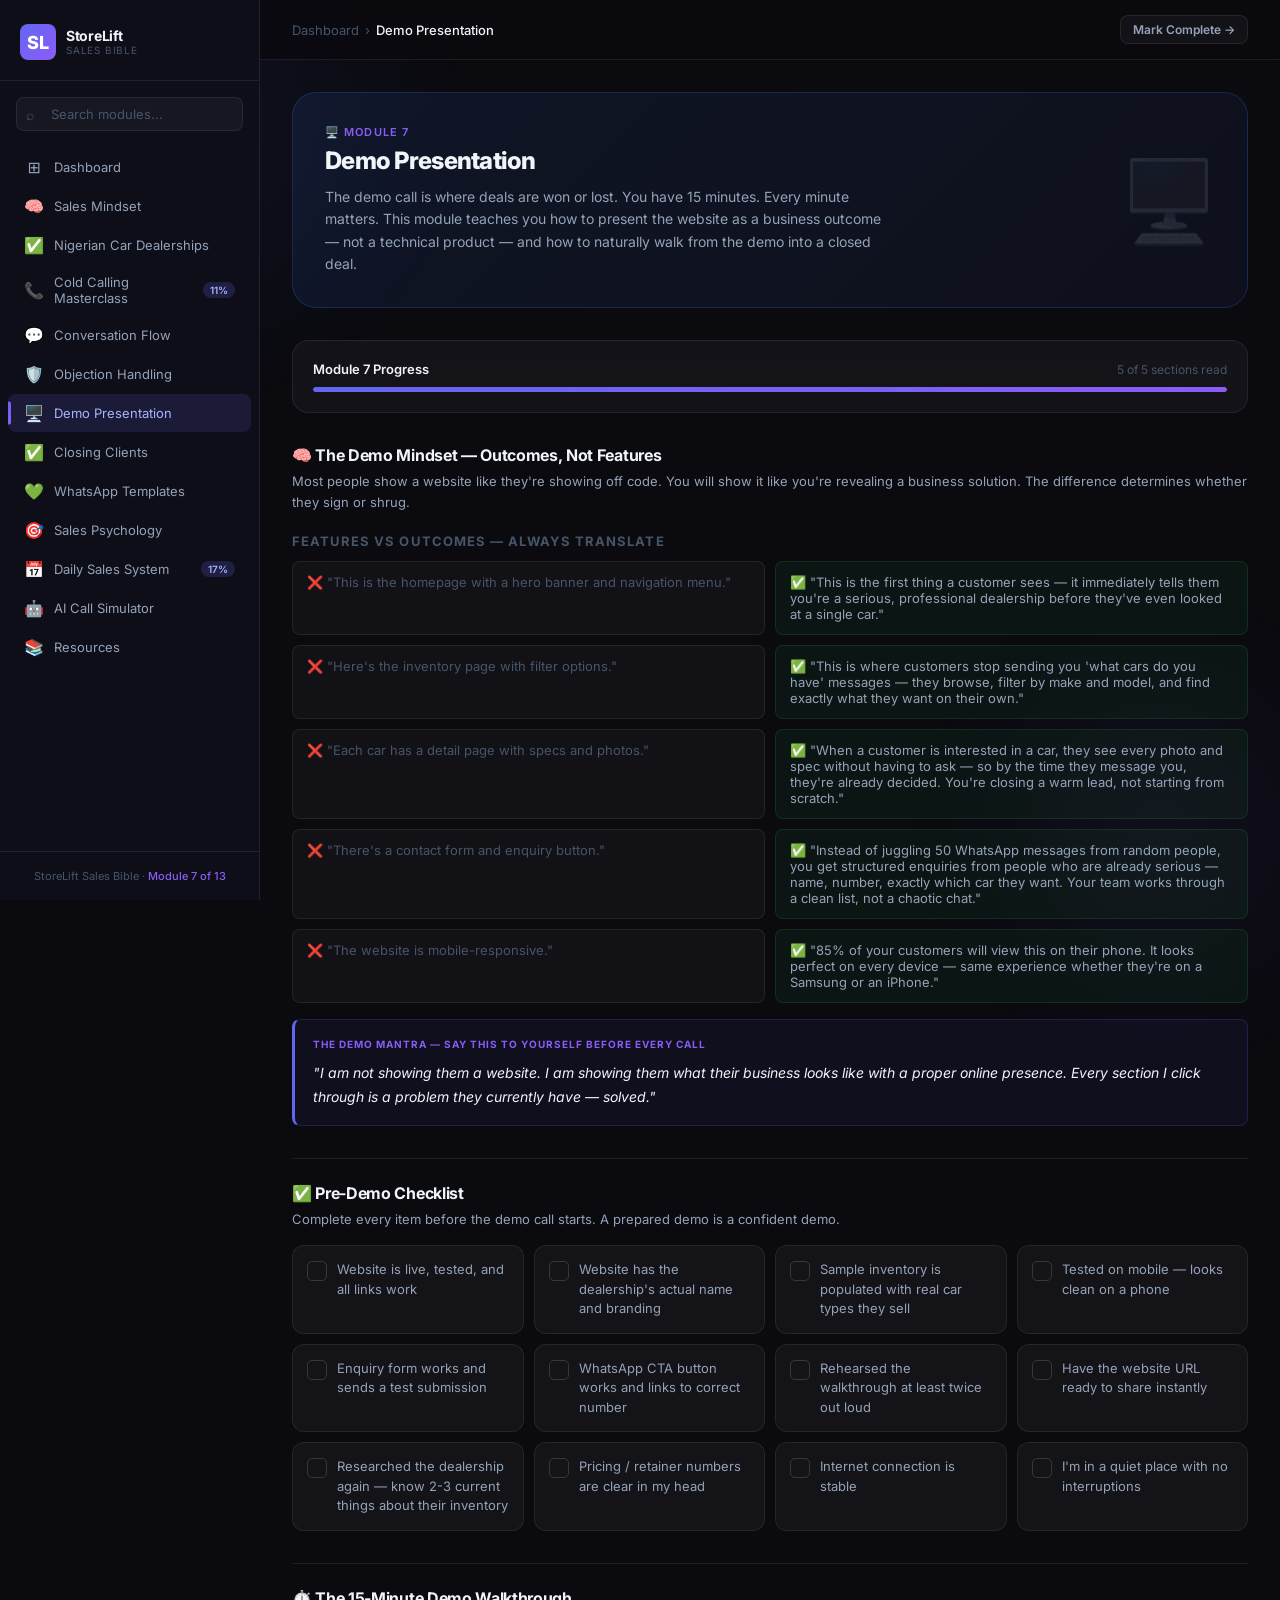
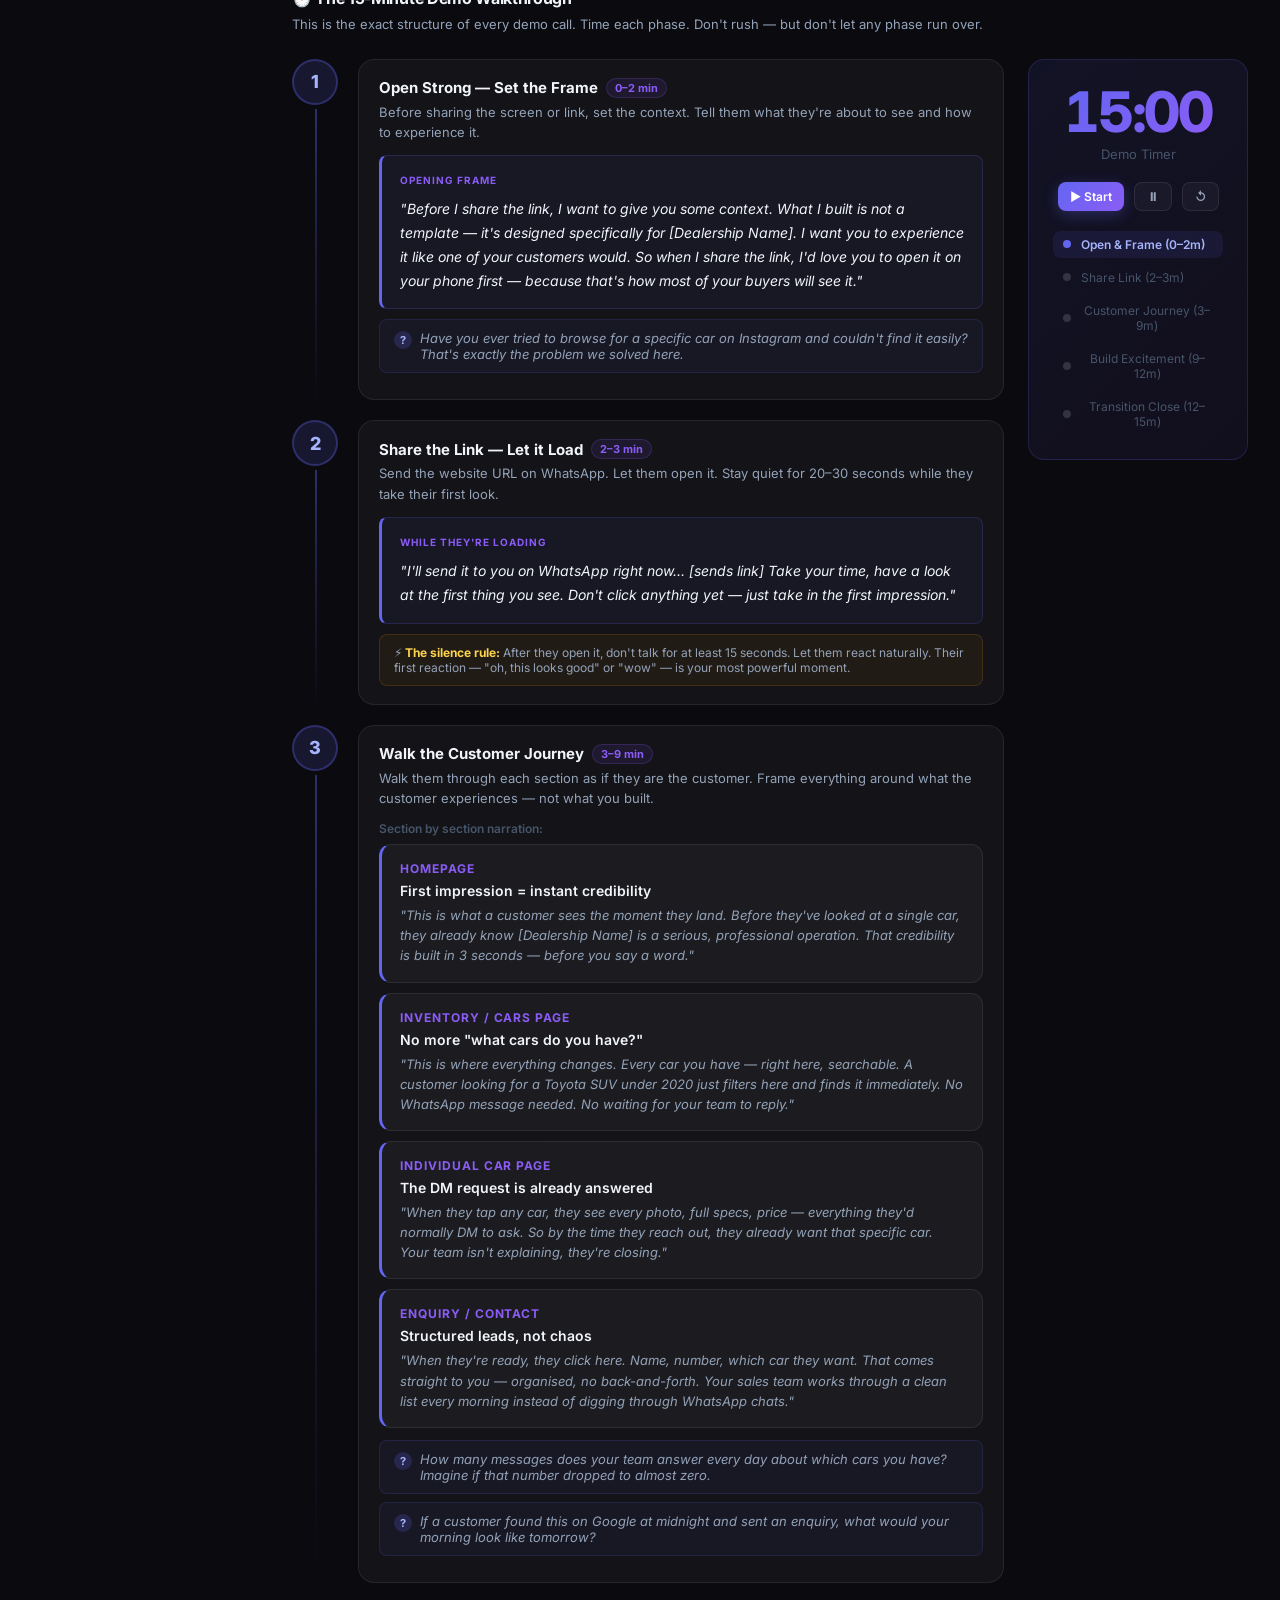
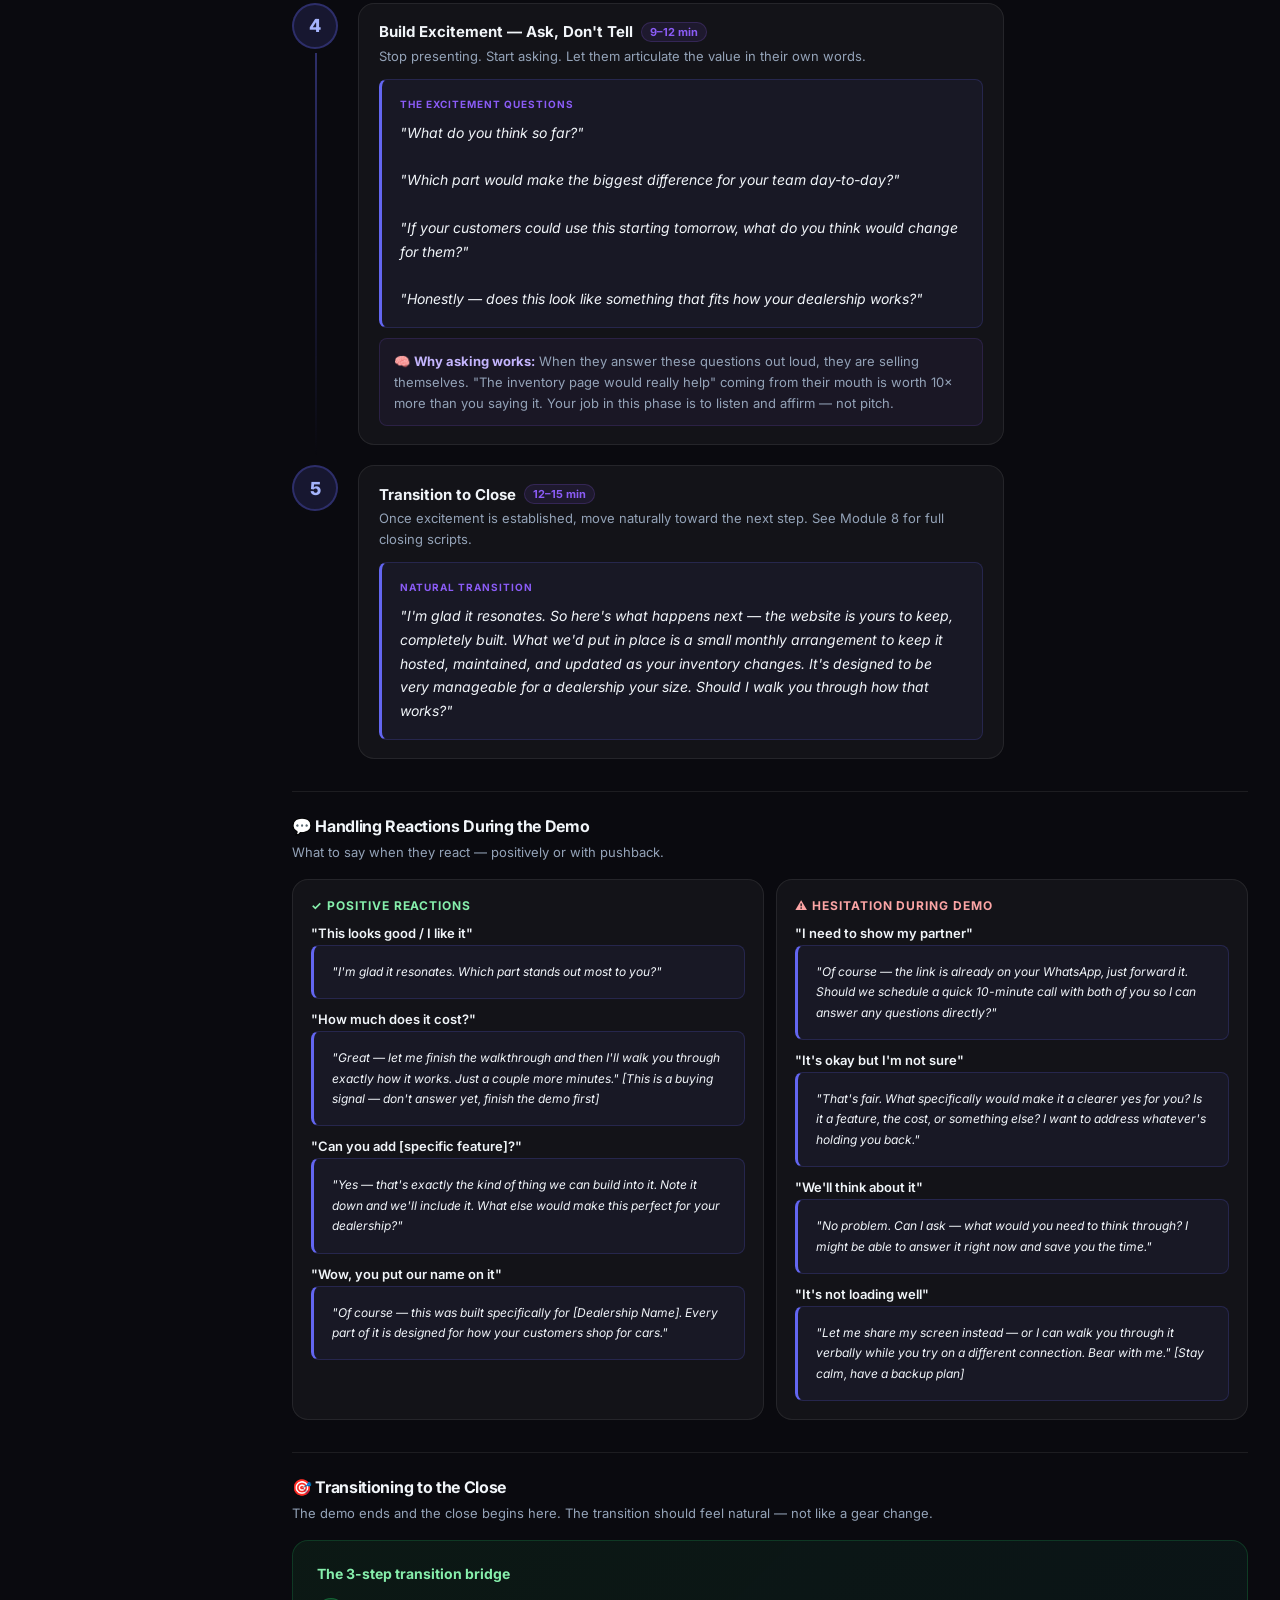
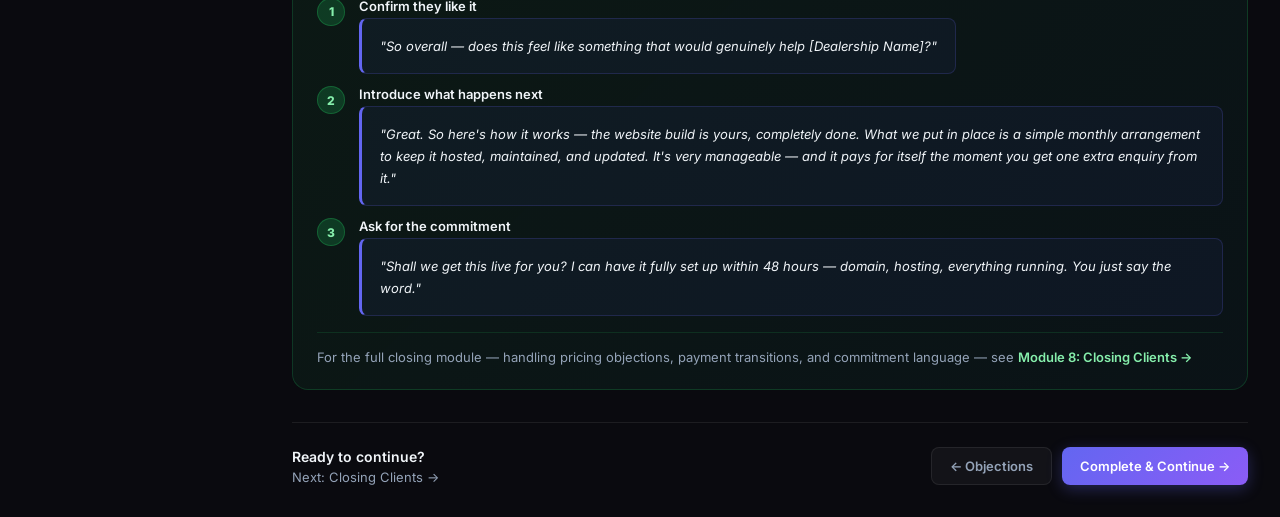
<file: demo.html>
<!DOCTYPE html>
<html lang="en">
<head>
  <meta charset="UTF-8" />
  <meta name="viewport" content="width=device-width, initial-scale=1.0" />
  <title>Demo Presentation · StoreLift Sales Bible</title>
  <link rel="stylesheet" href="css/global.css" />
  <style>

    .demo-hero {
      background: linear-gradient(135deg, rgba(59,130,246,0.1), rgba(99,102,241,0.06));
      border: 1px solid rgba(59,130,246,0.2);
      border-radius: var(--radius-xl);
      padding: 32px;
      margin-bottom: 32px;
      position: relative;
      overflow: hidden;
    }
    .demo-hero::after {
      content: '🖥️';
      position: absolute;
      right: 28px; top: 50%;
      transform: translateY(-50%);
      font-size: 80px;
      opacity: 0.12;
    }

    /* Step cards */
    .demo-step {
      display: flex;
      gap: 20px;
      margin-bottom: 20px;
      position: relative;
    }
    .demo-step:not(:last-child)::after {
      content: '';
      position: absolute;
      left: 23px;
      top: 50px;
      bottom: -12px;
      width: 2px;
      background: linear-gradient(to bottom, rgba(99,102,241,0.4), transparent);
    }
    .step-circle {
      width: 46px;
      height: 46px;
      border-radius: 50%;
      background: rgba(99,102,241,0.15);
      border: 2px solid rgba(99,102,241,0.3);
      display: flex;
      align-items: center;
      justify-content: center;
      font-size: 18px;
      font-weight: 800;
      color: #a5b4fc;
      flex-shrink: 0;
      position: relative;
      z-index: 1;
    }
    .step-content {
      flex: 1;
      background: var(--bg-card);
      border: 1px solid var(--border);
      border-radius: var(--radius-lg);
      padding: 18px 20px;
      transition: all var(--transition);
    }
    .step-content:hover {
      background: var(--bg-card-hover);
      border-color: var(--border-strong);
    }
    .step-title {
      font-size: 15px;
      font-weight: 700;
      color: var(--text-primary);
      margin-bottom: 4px;
      display: flex;
      align-items: center;
      gap: 8px;
    }
    .step-time {
      font-size: 11px;
      color: var(--purple);
      background: rgba(139,92,246,0.1);
      border: 1px solid rgba(139,92,246,0.2);
      border-radius: 20px;
      padding: 2px 8px;
    }
    .step-desc {
      font-size: 13px;
      color: var(--text-secondary);
      line-height: 1.6;
      margin-bottom: 12px;
    }

    /* Question cards */
    .question-card {
      background: rgba(99,102,241,0.06);
      border: 1px solid rgba(99,102,241,0.15);
      border-radius: var(--radius-sm);
      padding: 10px 14px;
      font-size: 13px;
      color: var(--text-secondary);
      font-style: italic;
      margin-bottom: 8px;
      display: flex;
      gap: 8px;
      align-items: flex-start;
    }
    .question-card::before {
      content: '?';
      width: 18px;
      height: 18px;
      background: rgba(99,102,241,0.2);
      border-radius: 50%;
      display: flex;
      align-items: center;
      justify-content: center;
      font-size: 11px;
      font-weight: 700;
      color: #a5b4fc;
      flex-shrink: 0;
      font-style: normal;
      margin-top: 1px;
    }

    /* Outcome vs feature */
    .of-row {
      display: grid;
      grid-template-columns: 1fr 1fr;
      gap: 10px;
      margin-bottom: 10px;
    }
    .of-feature {
      background: rgba(255,255,255,0.03);
      border: 1px solid var(--border);
      border-radius: var(--radius-sm);
      padding: 12px 14px;
      font-size: 13px;
      color: var(--text-muted);
    }
    .of-outcome {
      background: rgba(34,197,94,0.06);
      border: 1px solid rgba(34,197,94,0.15);
      border-radius: var(--radius-sm);
      padding: 12px 14px;
      font-size: 13px;
      color: var(--text-secondary);
    }
    .of-feature::before { content: '❌ '; }
    .of-outcome::before { content: '✅ '; }

    /* Excitement builder */
    .excitement-card {
      background: var(--bg-card);
      border: 1px solid var(--border);
      border-left: 3px solid var(--brand-from);
      border-radius: var(--radius-md);
      padding: 16px 18px;
      margin-bottom: 10px;
    }
    .excitement-moment {
      font-size: 12px;
      font-weight: 700;
      text-transform: uppercase;
      letter-spacing: 0.08em;
      color: var(--purple);
      margin-bottom: 6px;
    }
    .excitement-action {
      font-size: 14px;
      font-weight: 600;
      color: var(--text-primary);
      margin-bottom: 6px;
    }
    .excitement-script {
      font-size: 13px;
      color: var(--text-secondary);
      font-style: italic;
      line-height: 1.55;
    }

    /* Timer component */
    .demo-timer {
      background: linear-gradient(135deg, rgba(99,102,241,0.1), rgba(139,92,246,0.06));
      border: 1px solid rgba(99,102,241,0.2);
      border-radius: var(--radius-lg);
      padding: 24px;
      text-align: center;
    }
    .timer-display {
      font-size: 56px;
      font-weight: 800;
      letter-spacing: -0.04em;
      background: var(--brand-grad);
      -webkit-background-clip: text;
      -webkit-text-fill-color: transparent;
      background-clip: text;
      line-height: 1;
      margin-bottom: 6px;
      font-variant-numeric: tabular-nums;
    }
    .timer-label { font-size: 13px; color: var(--text-muted); margin-bottom: 20px; }
    .timer-controls { display: flex; gap: 10px; justify-content: center; flex-wrap: wrap; }
    .timer-phase-wrap {
      margin-top: 20px;
      display: flex;
      flex-direction: column;
      gap: 6px;
    }
    .timer-phase-item {
      display: flex;
      align-items: center;
      gap: 10px;
      font-size: 12px;
      color: var(--text-muted);
      padding: 6px 10px;
      border-radius: var(--radius-sm);
      transition: all var(--transition);
    }
    .timer-phase-item.current {
      background: rgba(99,102,241,0.1);
      color: #a5b4fc;
      font-weight: 600;
    }
    .timer-phase-item.done {
      color: var(--green);
      text-decoration: line-through;
      opacity: 0.6;
    }
    .timer-dot {
      width: 8px; height: 8px;
      border-radius: 50%;
      background: var(--border-strong);
      flex-shrink: 0;
    }
    .timer-phase-item.current .timer-dot { background: #6366f1; }
    .timer-phase-item.done .timer-dot { background: var(--green); }

    /* Checklist pre-demo */
    .pre-demo-grid {
      display: grid;
      grid-template-columns: repeat(auto-fit, minmax(200px,1fr));
      gap: 10px;
    }
    .pre-demo-item {
      background: var(--bg-card);
      border: 1px solid var(--border);
      border-radius: var(--radius-md);
      padding: 14px;
      display: flex;
      gap: 10px;
      align-items: flex-start;
      cursor: pointer;
      transition: all var(--transition);
    }
    .pre-demo-item:hover { background: var(--bg-card-hover); }
    .pre-demo-item.checked { border-color: rgba(34,197,94,0.3); background: rgba(34,197,94,0.04); }
    .pre-demo-check {
      width: 20px; height: 20px;
      border: 1.5px solid var(--border-strong);
      border-radius: 5px;
      flex-shrink: 0;
      display: flex;
      align-items: center;
      justify-content: center;
      transition: all var(--transition);
      margin-top: 1px;
    }
    .pre-demo-item.checked .pre-demo-check {
      background: var(--green);
      border-color: transparent;
      color: white;
      font-size: 11px;
      font-weight: 700;
    }
    .pre-demo-item.checked .pre-demo-check::after { content: '✓'; }
    .pre-demo-text { font-size: 13px; color: var(--text-secondary); line-height: 1.5; }
    .pre-demo-item.checked .pre-demo-text { color: var(--text-muted); }

    /* Transition close */
    .close-bridge {
      background: linear-gradient(135deg, rgba(34,197,94,0.08), rgba(20,184,166,0.05));
      border: 1px solid rgba(34,197,94,0.2);
      border-radius: var(--radius-lg);
      padding: 24px;
    }

    @media (max-width: 640px) {
      .of-row { grid-template-columns: 1fr; }
    }
  </style>
</head>
<body>
<div class="sidebar-overlay"></div>
<div class="app-layout">

  <aside class="sidebar">
    <div class="sidebar-logo">
      <div class="logo-mark">
        <div class="logo-icon">SL</div>
        <div class="logo-text">
          <div class="logo-name">StoreLift</div>
          <div class="logo-sub">Sales Bible</div>
        </div>
      </div>
    </div>
    <div class="sidebar-search">
      <div class="search-wrap">
        <span class="search-icon">⌕</span>
        <input type="text" id="sidebar-search" placeholder="Search modules..." />
      </div>
    </div>
    <nav class="sidebar-nav" id="sidebar-nav"></nav>
    <div class="sidebar-footer">
      <div class="sidebar-footer-info">StoreLift Sales Bible · <span>Module 7 of 13</span></div>
    </div>
  </aside>

  <main class="main-content">
    <header class="topbar">
      <div class="topbar-left">
        <button class="hamburger"><span></span><span></span><span></span></button>
        <div class="topbar-breadcrumb">
          <a href="index.html" style="color:var(--text-muted);text-decoration:none;">Dashboard</a>
          <span>›</span>
          <span class="current">Demo Presentation</span>
        </div>
      </div>
      <div class="topbar-right">
        <button class="btn btn-ghost btn-sm" onclick="completeAndNext()">Mark Complete →</button>
      </div>
    </header>

    <div class="page-content">

      <div class="demo-hero animate-in">
        <div class="page-eyebrow">🖥️ Module 7</div>
        <h1 class="page-title" style="font-size:24px;margin-bottom:10px;">Demo Presentation</h1>
        <p class="page-subtitle" style="max-width:560px;">The demo call is where deals are won or lost. You have 15 minutes. Every minute matters. This module teaches you how to present the website as a business outcome — not a technical product — and how to naturally walk from the demo into a closed deal.</p>
      </div>

      <!-- Progress -->
      <div class="glass-card animate-in-delay-1" style="padding:20px;margin-bottom:32px;">
        <div style="display:flex;align-items:center;justify-content:space-between;margin-bottom:10px;">
          <div style="font-size:13px;font-weight:600;color:var(--text-primary);">Module 7 Progress</div>
          <div style="font-size:12px;color:var(--text-muted);" id="section-count">0 of 5 sections read</div>
        </div>
        <div class="progress-track">
          <div class="progress-fill" id="module-progress-fill" style="width:0%"></div>
        </div>
      </div>

      <!-- ─── SECTION 1: MINDSET ─── -->
      <div data-section="1" class="animate-in" style="margin-bottom:32px;">
        <div class="section-title" style="margin-bottom:6px;">🧠 The Demo Mindset — Outcomes, Not Features</div>
        <div class="section-desc" style="margin-bottom:20px;">Most people show a website like they're showing off code. You will show it like you're revealing a business solution. The difference determines whether they sign or shrug.</div>

        <div style="margin-bottom:16px;">
          <div style="font-size:13px;font-weight:700;color:var(--text-muted);text-transform:uppercase;letter-spacing:0.08em;margin-bottom:12px;">Features vs Outcomes — always translate</div>
          <div class="of-row">
            <div class="of-feature">"This is the homepage with a hero banner and navigation menu."</div>
            <div class="of-outcome">"This is the first thing a customer sees — it immediately tells them you're a serious, professional dealership before they've even looked at a single car."</div>
          </div>
          <div class="of-row">
            <div class="of-feature">"Here's the inventory page with filter options."</div>
            <div class="of-outcome">"This is where customers stop sending you 'what cars do you have' messages — they browse, filter by make and model, and find exactly what they want on their own."</div>
          </div>
          <div class="of-row">
            <div class="of-feature">"Each car has a detail page with specs and photos."</div>
            <div class="of-outcome">"When a customer is interested in a car, they see every photo and spec without having to ask — so by the time they message you, they're already decided. You're closing a warm lead, not starting from scratch."</div>
          </div>
          <div class="of-row">
            <div class="of-feature">"There's a contact form and enquiry button."</div>
            <div class="of-outcome">"Instead of juggling 50 WhatsApp messages from random people, you get structured enquiries from people who are already serious — name, number, exactly which car they want. Your team works through a clean list, not a chaotic chat."</div>
          </div>
          <div class="of-row">
            <div class="of-feature">"The website is mobile-responsive."</div>
            <div class="of-outcome">"85% of your customers will view this on their phone. It looks perfect on every device — same experience whether they're on a Samsung or an iPhone."</div>
          </div>
        </div>

        <div class="script-block">
          <span class="script-label">The demo mantra — say this to yourself before every call</span>
          "I am not showing them a website. I am showing them what their business looks like with a proper online presence. Every section I click through is a problem they currently have — solved."
        </div>
      </div>

      <div class="divider"></div>

      <!-- ─── SECTION 2: PRE-DEMO CHECKLIST ─── -->
      <div data-section="2" class="animate-in" style="margin-bottom:32px;">
        <div class="section-title" style="margin-bottom:6px;">✅ Pre-Demo Checklist</div>
        <div class="section-desc" style="margin-bottom:16px;">Complete every item before the demo call starts. A prepared demo is a confident demo.</div>

        <div class="pre-demo-grid" id="pre-demo-grid">
          <div class="pre-demo-item" data-id="pd1" onclick="togglePreDemo(this)">
            <div class="pre-demo-check"></div>
            <div class="pre-demo-text">Website is live, tested, and all links work</div>
          </div>
          <div class="pre-demo-item" data-id="pd2" onclick="togglePreDemo(this)">
            <div class="pre-demo-check"></div>
            <div class="pre-demo-text">Website has the dealership's actual name and branding</div>
          </div>
          <div class="pre-demo-item" data-id="pd3" onclick="togglePreDemo(this)">
            <div class="pre-demo-check"></div>
            <div class="pre-demo-text">Sample inventory is populated with real car types they sell</div>
          </div>
          <div class="pre-demo-item" data-id="pd4" onclick="togglePreDemo(this)">
            <div class="pre-demo-check"></div>
            <div class="pre-demo-text">Tested on mobile — looks clean on a phone</div>
          </div>
          <div class="pre-demo-item" data-id="pd5" onclick="togglePreDemo(this)">
            <div class="pre-demo-check"></div>
            <div class="pre-demo-text">Enquiry form works and sends a test submission</div>
          </div>
          <div class="pre-demo-item" data-id="pd6" onclick="togglePreDemo(this)">
            <div class="pre-demo-check"></div>
            <div class="pre-demo-text">WhatsApp CTA button works and links to correct number</div>
          </div>
          <div class="pre-demo-item" data-id="pd7" onclick="togglePreDemo(this)">
            <div class="pre-demo-check"></div>
            <div class="pre-demo-text">Rehearsed the walkthrough at least twice out loud</div>
          </div>
          <div class="pre-demo-item" data-id="pd8" onclick="togglePreDemo(this)">
            <div class="pre-demo-check"></div>
            <div class="pre-demo-text">Have the website URL ready to share instantly</div>
          </div>
          <div class="pre-demo-item" data-id="pd9" onclick="togglePreDemo(this)">
            <div class="pre-demo-check"></div>
            <div class="pre-demo-text">Researched the dealership again — know 2-3 current things about their inventory</div>
          </div>
          <div class="pre-demo-item" data-id="pd10" onclick="togglePreDemo(this)">
            <div class="pre-demo-check"></div>
            <div class="pre-demo-text">Pricing / retainer numbers are clear in my head</div>
          </div>
          <div class="pre-demo-item" data-id="pd11" onclick="togglePreDemo(this)">
            <div class="pre-demo-check"></div>
            <div class="pre-demo-text">Internet connection is stable</div>
          </div>
          <div class="pre-demo-item" data-id="pd12" onclick="togglePreDemo(this)">
            <div class="pre-demo-check"></div>
            <div class="pre-demo-text">I'm in a quiet place with no interruptions</div>
          </div>
        </div>
      </div>

      <div class="divider"></div>

      <!-- ─── SECTION 3: 15-MIN WALKTHROUGH ─── -->
      <div data-section="3" class="animate-in" style="margin-bottom:32px;">
        <div class="section-title" style="margin-bottom:6px;">⏱️ The 15-Minute Demo Walkthrough</div>
        <div class="section-desc" style="margin-bottom:24px;">This is the exact structure of every demo call. Time each phase. Don't rush — but don't let any phase run over.</div>

        <div style="display:grid;grid-template-columns:1fr auto;gap:24px;align-items:start;">

          <div>
            <!-- Step 1 -->
            <div class="demo-step">
              <div class="step-circle">1</div>
              <div class="step-content">
                <div class="step-title">
                  Open Strong — Set the Frame
                  <span class="step-time">0–2 min</span>
                </div>
                <div class="step-desc">Before sharing the screen or link, set the context. Tell them what they're about to see and how to experience it.</div>
                <div class="script-block" style="margin-bottom:10px;">
                  <span class="script-label">Opening frame</span>
                  "Before I share the link, I want to give you some context. What I built is not a template — it's designed specifically for [Dealership Name]. I want you to experience it like one of your customers would. So when I share the link, I'd love you to open it on your phone first — because that's how most of your buyers will see it."
                </div>
                <div class="question-card">Have you ever tried to browse for a specific car on Instagram and couldn't find it easily? That's exactly the problem we solved here.</div>
              </div>
            </div>

            <!-- Step 2 -->
            <div class="demo-step">
              <div class="step-circle">2</div>
              <div class="step-content">
                <div class="step-title">
                  Share the Link — Let it Load
                  <span class="step-time">2–3 min</span>
                </div>
                <div class="step-desc">Send the website URL on WhatsApp. Let them open it. Stay quiet for 20–30 seconds while they take their first look.</div>
                <div class="script-block" style="margin-bottom:10px;">
                  <span class="script-label">While they're loading</span>
                  "I'll send it to you on WhatsApp right now… [sends link] Take your time, have a look at the first thing you see. Don't click anything yet — just take in the first impression."
                </div>
                <div style="background:rgba(245,158,11,0.06);border:1px solid rgba(245,158,11,0.15);border-radius:var(--radius-sm);padding:10px 14px;font-size:12px;color:var(--text-secondary);">
                  ⚡ <strong style="color:#fcd34d;">The silence rule:</strong> After they open it, don't talk for at least 15 seconds. Let them react naturally. Their first reaction — "oh, this looks good" or "wow" — is your most powerful moment.
                </div>
              </div>
            </div>

            <!-- Step 3 -->
            <div class="demo-step">
              <div class="step-circle">3</div>
              <div class="step-content">
                <div class="step-title">
                  Walk the Customer Journey
                  <span class="step-time">3–9 min</span>
                </div>
                <div class="step-desc">Walk them through each section as if they are the customer. Frame everything around what the customer experiences — not what you built.</div>

                <div style="margin-bottom:12px;">
                  <div style="font-size:12px;font-weight:600;color:var(--text-muted);margin-bottom:8px;">Section by section narration:</div>

                  <div class="excitement-card">
                    <div class="excitement-moment">Homepage</div>
                    <div class="excitement-action">First impression = instant credibility</div>
                    <div class="excitement-script">"This is what a customer sees the moment they land. Before they've looked at a single car, they already know [Dealership Name] is a serious, professional operation. That credibility is built in 3 seconds — before you say a word."</div>
                  </div>

                  <div class="excitement-card">
                    <div class="excitement-moment">Inventory / Cars Page</div>
                    <div class="excitement-action">No more "what cars do you have?"</div>
                    <div class="excitement-script">"This is where everything changes. Every car you have — right here, searchable. A customer looking for a Toyota SUV under 2020 just filters here and finds it immediately. No WhatsApp message needed. No waiting for your team to reply."</div>
                  </div>

                  <div class="excitement-card">
                    <div class="excitement-moment">Individual Car Page</div>
                    <div class="excitement-action">The DM request is already answered</div>
                    <div class="excitement-script">"When they tap any car, they see every photo, full specs, price — everything they'd normally DM to ask. So by the time they reach out, they already want that specific car. Your team isn't explaining, they're closing."</div>
                  </div>

                  <div class="excitement-card">
                    <div class="excitement-moment">Enquiry / Contact</div>
                    <div class="excitement-action">Structured leads, not chaos</div>
                    <div class="excitement-script">"When they're ready, they click here. Name, number, which car they want. That comes straight to you — organised, no back-and-forth. Your sales team works through a clean list every morning instead of digging through WhatsApp chats."</div>
                  </div>
                </div>

                <div class="question-card">How many messages does your team answer every day about which cars you have? Imagine if that number dropped to almost zero.</div>
                <div class="question-card">If a customer found this on Google at midnight and sent an enquiry, what would your morning look like tomorrow?</div>
              </div>
            </div>

            <!-- Step 4 -->
            <div class="demo-step">
              <div class="step-circle">4</div>
              <div class="step-content">
                <div class="step-title">
                  Build Excitement — Ask, Don't Tell
                  <span class="step-time">9–12 min</span>
                </div>
                <div class="step-desc">Stop presenting. Start asking. Let them articulate the value in their own words.</div>
                <div class="script-block" style="margin-bottom:10px;">
                  <span class="script-label">The excitement questions</span>
                  "What do you think so far?"<br/><br/>
                  "Which part would make the biggest difference for your team day-to-day?"<br/><br/>
                  "If your customers could use this starting tomorrow, what do you think would change for them?"<br/><br/>
                  "Honestly — does this look like something that fits how your dealership works?"
                </div>
                <div style="background:rgba(139,92,246,0.06);border:1px solid rgba(139,92,246,0.15);border-radius:var(--radius-sm);padding:12px 14px;font-size:13px;color:var(--text-secondary);line-height:1.6;">
                  🧠 <strong style="color:#c4b5fd;">Why asking works:</strong> When they answer these questions out loud, they are selling themselves. "The inventory page would really help" coming from their mouth is worth 10× more than you saying it. Your job in this phase is to listen and affirm — not pitch.
                </div>
              </div>
            </div>

            <!-- Step 5 -->
            <div class="demo-step" style="margin-bottom:0;">
              <div class="step-circle">5</div>
              <div class="step-content">
                <div class="step-title">
                  Transition to Close
                  <span class="step-time">12–15 min</span>
                </div>
                <div class="step-desc">Once excitement is established, move naturally toward the next step. See Module 8 for full closing scripts.</div>
                <div class="script-block">
                  <span class="script-label">Natural transition</span>
                  "I'm glad it resonates. So here's what happens next — the website is yours to keep, completely built. What we'd put in place is a small monthly arrangement to keep it hosted, maintained, and updated as your inventory changes. It's designed to be very manageable for a dealership your size. Should I walk you through how that works?"
                </div>
              </div>
            </div>
          </div>

          <!-- Timer column -->
          <div style="width:220px;flex-shrink:0;position:sticky;top:80px;">
            <div class="demo-timer">
              <div class="timer-display" id="timer-display">15:00</div>
              <div class="timer-label">Demo Timer</div>
              <div class="timer-controls">
                <button class="btn btn-primary btn-sm" onclick="startTimer()">▶ Start</button>
                <button class="btn btn-ghost btn-sm" onclick="pauseTimer()">⏸</button>
                <button class="btn btn-ghost btn-sm" onclick="resetTimer()">↺</button>
              </div>
              <div class="timer-phase-wrap" id="timer-phases">
                <div class="timer-phase-item" data-from="900" data-to="780">
                  <div class="timer-dot"></div> Open & Frame (0–2m)
                </div>
                <div class="timer-phase-item" data-from="780" data-to="720">
                  <div class="timer-dot"></div> Share Link (2–3m)
                </div>
                <div class="timer-phase-item" data-from="720" data-to="360">
                  <div class="timer-dot"></div> Customer Journey (3–9m)
                </div>
                <div class="timer-phase-item" data-from="360" data-to="180">
                  <div class="timer-dot"></div> Build Excitement (9–12m)
                </div>
                <div class="timer-phase-item" data-from="180" data-to="0">
                  <div class="timer-dot"></div> Transition Close (12–15m)
                </div>
              </div>
            </div>
          </div>

        </div>
      </div>

      <div class="divider"></div>

      <!-- ─── SECTION 4: HANDLING REACTIONS ─── -->
      <div data-section="4" class="animate-in" style="margin-bottom:32px;">
        <div class="section-title" style="margin-bottom:6px;">💬 Handling Reactions During the Demo</div>
        <div class="section-desc" style="margin-bottom:16px;">What to say when they react — positively or with pushback.</div>

        <div class="grid-2" style="gap:12px;">

          <div class="glass-card" style="padding:18px;">
            <div style="font-size:12px;font-weight:700;color:#86efac;text-transform:uppercase;letter-spacing:0.08em;margin-bottom:12px;">✓ Positive reactions</div>

            <div style="margin-bottom:12px;">
              <div style="font-size:13px;font-weight:600;color:var(--text-primary);margin-bottom:4px;">"This looks good / I like it"</div>
              <div class="script-block" style="font-size:12px;margin:0;">"I'm glad it resonates. Which part stands out most to you?"</div>
            </div>
            <div style="margin-bottom:12px;">
              <div style="font-size:13px;font-weight:600;color:var(--text-primary);margin-bottom:4px;">"How much does it cost?"</div>
              <div class="script-block" style="font-size:12px;margin:0;">"Great — let me finish the walkthrough and then I'll walk you through exactly how it works. Just a couple more minutes." [This is a buying signal — don't answer yet, finish the demo first]</div>
            </div>
            <div style="margin-bottom:12px;">
              <div style="font-size:13px;font-weight:600;color:var(--text-primary);margin-bottom:4px;">"Can you add [specific feature]?"</div>
              <div class="script-block" style="font-size:12px;margin:0;">"Yes — that's exactly the kind of thing we can build into it. Note it down and we'll include it. What else would make this perfect for your dealership?"</div>
            </div>
            <div>
              <div style="font-size:13px;font-weight:600;color:var(--text-primary);margin-bottom:4px;">"Wow, you put our name on it"</div>
              <div class="script-block" style="font-size:12px;margin:0;">"Of course — this was built specifically for [Dealership Name]. Every part of it is designed for how your customers shop for cars."</div>
            </div>
          </div>

          <div class="glass-card" style="padding:18px;">
            <div style="font-size:12px;font-weight:700;color:#fca5a5;text-transform:uppercase;letter-spacing:0.08em;margin-bottom:12px;">⚠ Hesitation during demo</div>

            <div style="margin-bottom:12px;">
              <div style="font-size:13px;font-weight:600;color:var(--text-primary);margin-bottom:4px;">"I need to show my partner"</div>
              <div class="script-block" style="font-size:12px;margin:0;">"Of course — the link is already on your WhatsApp, just forward it. Should we schedule a quick 10-minute call with both of you so I can answer any questions directly?"</div>
            </div>
            <div style="margin-bottom:12px;">
              <div style="font-size:13px;font-weight:600;color:var(--text-primary);margin-bottom:4px;">"It's okay but I'm not sure"</div>
              <div class="script-block" style="font-size:12px;margin:0;">"That's fair. What specifically would make it a clearer yes for you? Is it a feature, the cost, or something else? I want to address whatever's holding you back."</div>
            </div>
            <div style="margin-bottom:12px;">
              <div style="font-size:13px;font-weight:600;color:var(--text-primary);margin-bottom:4px;">"We'll think about it"</div>
              <div class="script-block" style="font-size:12px;margin:0;">"No problem. Can I ask — what would you need to think through? I might be able to answer it right now and save you the time."</div>
            </div>
            <div>
              <div style="font-size:13px;font-weight:600;color:var(--text-primary);margin-bottom:4px;">"It's not loading well"</div>
              <div class="script-block" style="font-size:12px;margin:0;">"Let me share my screen instead — or I can walk you through it verbally while you try on a different connection. Bear with me." [Stay calm, have a backup plan]</div>
            </div>
          </div>
        </div>
      </div>

      <div class="divider"></div>

      <!-- ─── SECTION 5: TRANSITION TO CLOSE ─── -->
      <div data-section="5" class="animate-in" style="margin-bottom:32px;">
        <div class="section-title" style="margin-bottom:6px;">🎯 Transitioning to the Close</div>
        <div class="section-desc" style="margin-bottom:16px;">The demo ends and the close begins here. The transition should feel natural — not like a gear change.</div>

        <div class="close-bridge">
          <div style="font-size:14px;font-weight:700;color:#86efac;margin-bottom:16px;">The 3-step transition bridge</div>

          <div style="display:flex;flex-direction:column;gap:12px;">
            <div style="display:flex;gap:14px;align-items:flex-start;">
              <div style="width:28px;height:28px;border-radius:50%;background:rgba(34,197,94,0.2);border:1px solid rgba(34,197,94,0.3);display:flex;align-items:center;justify-content:center;font-size:12px;font-weight:800;color:#86efac;flex-shrink:0;">1</div>
              <div>
                <div style="font-size:13px;font-weight:600;color:var(--text-primary);margin-bottom:4px;">Confirm they like it</div>
                <div class="script-block" style="font-size:13px;">"So overall — does this feel like something that would genuinely help [Dealership Name]?"</div>
              </div>
            </div>

            <div style="display:flex;gap:14px;align-items:flex-start;">
              <div style="width:28px;height:28px;border-radius:50%;background:rgba(34,197,94,0.2);border:1px solid rgba(34,197,94,0.3);display:flex;align-items:center;justify-content:center;font-size:12px;font-weight:800;color:#86efac;flex-shrink:0;">2</div>
              <div>
                <div style="font-size:13px;font-weight:600;color:var(--text-primary);margin-bottom:4px;">Introduce what happens next</div>
                <div class="script-block" style="font-size:13px;">"Great. So here's how it works — the website build is yours, completely done. What we put in place is a simple monthly arrangement to keep it hosted, maintained, and updated. It's very manageable — and it pays for itself the moment you get one extra enquiry from it."</div>
              </div>
            </div>

            <div style="display:flex;gap:14px;align-items:flex-start;">
              <div style="width:28px;height:28px;border-radius:50%;background:rgba(34,197,94,0.2);border:1px solid rgba(34,197,94,0.3);display:flex;align-items:center;justify-content:center;font-size:12px;font-weight:800;color:#86efac;flex-shrink:0;">3</div>
              <div>
                <div style="font-size:13px;font-weight:600;color:var(--text-primary);margin-bottom:4px;">Ask for the commitment</div>
                <div class="script-block" style="font-size:13px;">"Shall we get this live for you? I can have it fully set up within 48 hours — domain, hosting, everything running. You just say the word."</div>
              </div>
            </div>
          </div>

          <div style="margin-top:16px;padding-top:16px;border-top:1px solid rgba(34,197,94,0.15);font-size:13px;color:var(--text-secondary);">
            For the full closing module — handling pricing objections, payment transitions, and commitment language — see <a href="closing.html" style="color:#86efac;text-decoration:none;font-weight:600;">Module 8: Closing Clients →</a>
          </div>
        </div>
      </div>

      <div class="divider"></div>

      <div style="display:flex;align-items:center;justify-content:space-between;flex-wrap:wrap;gap:12px;">
        <div>
          <div style="font-size:14px;font-weight:600;color:var(--text-primary);margin-bottom:4px;">Ready to continue?</div>
          <div style="font-size:13px;color:var(--text-secondary);">Next: Closing Clients →</div>
        </div>
        <div style="display:flex;gap:10px;">
          <a href="objections.html" class="btn btn-ghost">← Objections</a>
          <button class="btn btn-primary" onclick="completeAndNext()">Complete & Continue →</button>
        </div>
      </div>

    </div>
  </main>
</div>

<div class="toast"></div>
<script src="js/app.js"></script>
<script>

  /* ── 15-MIN COUNTDOWN TIMER ── */
  let timerSeconds = 900;
  let timerInterval = null;
  let timerRunning = false;

  function formatTime(s) {
    const m = Math.floor(s / 60);
    const sec = s % 60;
    return String(m).padStart(2,'0') + ':' + String(sec).padStart(2,'0');
  }

  function updateTimerDisplay() {
    document.getElementById('timer-display').textContent = formatTime(timerSeconds);
    updatePhaseHighlight();
  }

  function updatePhaseHighlight() {
    const phases = document.querySelectorAll('.timer-phase-item');
    phases.forEach(p => {
      const from = parseInt(p.dataset.from);
      const to   = parseInt(p.dataset.to);
      p.classList.remove('current','done');
      if (timerSeconds <= from && timerSeconds > to) {
        p.classList.add('current');
      } else if (timerSeconds <= to) {
        p.classList.add('done');
      }
    });
  }

  function startTimer() {
    if (timerRunning) return;
    timerRunning = true;
    timerInterval = setInterval(() => {
      if (timerSeconds <= 0) {
        clearInterval(timerInterval);
        timerRunning = false;
        showToast('⏰ Demo time is up! Move to close.', '⏰');
        return;
      }
      timerSeconds--;
      updateTimerDisplay();
      if (timerSeconds === 720) showToast('Share the website link now 🔗', '🔗');
      if (timerSeconds === 360) showToast('Ask your excitement questions now 💬', '💬');
      if (timerSeconds === 180) showToast('Begin transitioning to close 🎯', '🎯');
    }, 1000);
  }

  function pauseTimer() {
    clearInterval(timerInterval);
    timerRunning = false;
  }

  function resetTimer() {
    pauseTimer();
    timerSeconds = 900;
    updateTimerDisplay();
  }

  /* ── PRE-DEMO CHECKLIST ── */
  const preDemoState = {};
  function togglePreDemo(el) {
    const id = el.dataset.id;
    preDemoState[id] = !preDemoState[id];
    el.classList.toggle('checked', preDemoState[id]);
    const done = Object.values(preDemoState).filter(Boolean).length;
    const total = document.querySelectorAll('.pre-demo-item').length;
    if (done === total) showToast('All pre-demo checks done! You\'re ready. 🚀', '🚀');
  }

  /* ── SECTION PROGRESS ── */
  document.addEventListener('DOMContentLoaded', () => {
    initSidebar('demo');

    const sections = document.querySelectorAll('[data-section]');
    const totalSections = sections.length;
    let readSections = new Set();

    const observer = new IntersectionObserver(entries => {
      entries.forEach(entry => {
        if (entry.isIntersecting) {
          readSections.add(entry.target.dataset.section);
          const pct = Math.round((readSections.size / totalSections) * 100);
          document.getElementById('module-progress-fill').style.width = pct + '%';
          document.getElementById('section-count').textContent = `${readSections.size} of ${totalSections} sections read`;
          setModuleProgress('demo', pct);
        }
      });
    }, { threshold: 0.25 });

    sections.forEach(s => observer.observe(s));

    const saved = getModuleProgress('demo');
    if (saved > 0) document.getElementById('module-progress-fill').style.width = saved + '%';

    updateTimerDisplay();
  });

  function completeAndNext() {
    markModuleComplete('demo');
    showToast('Module 7 complete! Moving to Closing Clients...');
    setTimeout(() => location.href = 'closing.html', 1200);
  }
</script>
</body>
</html>
</file>
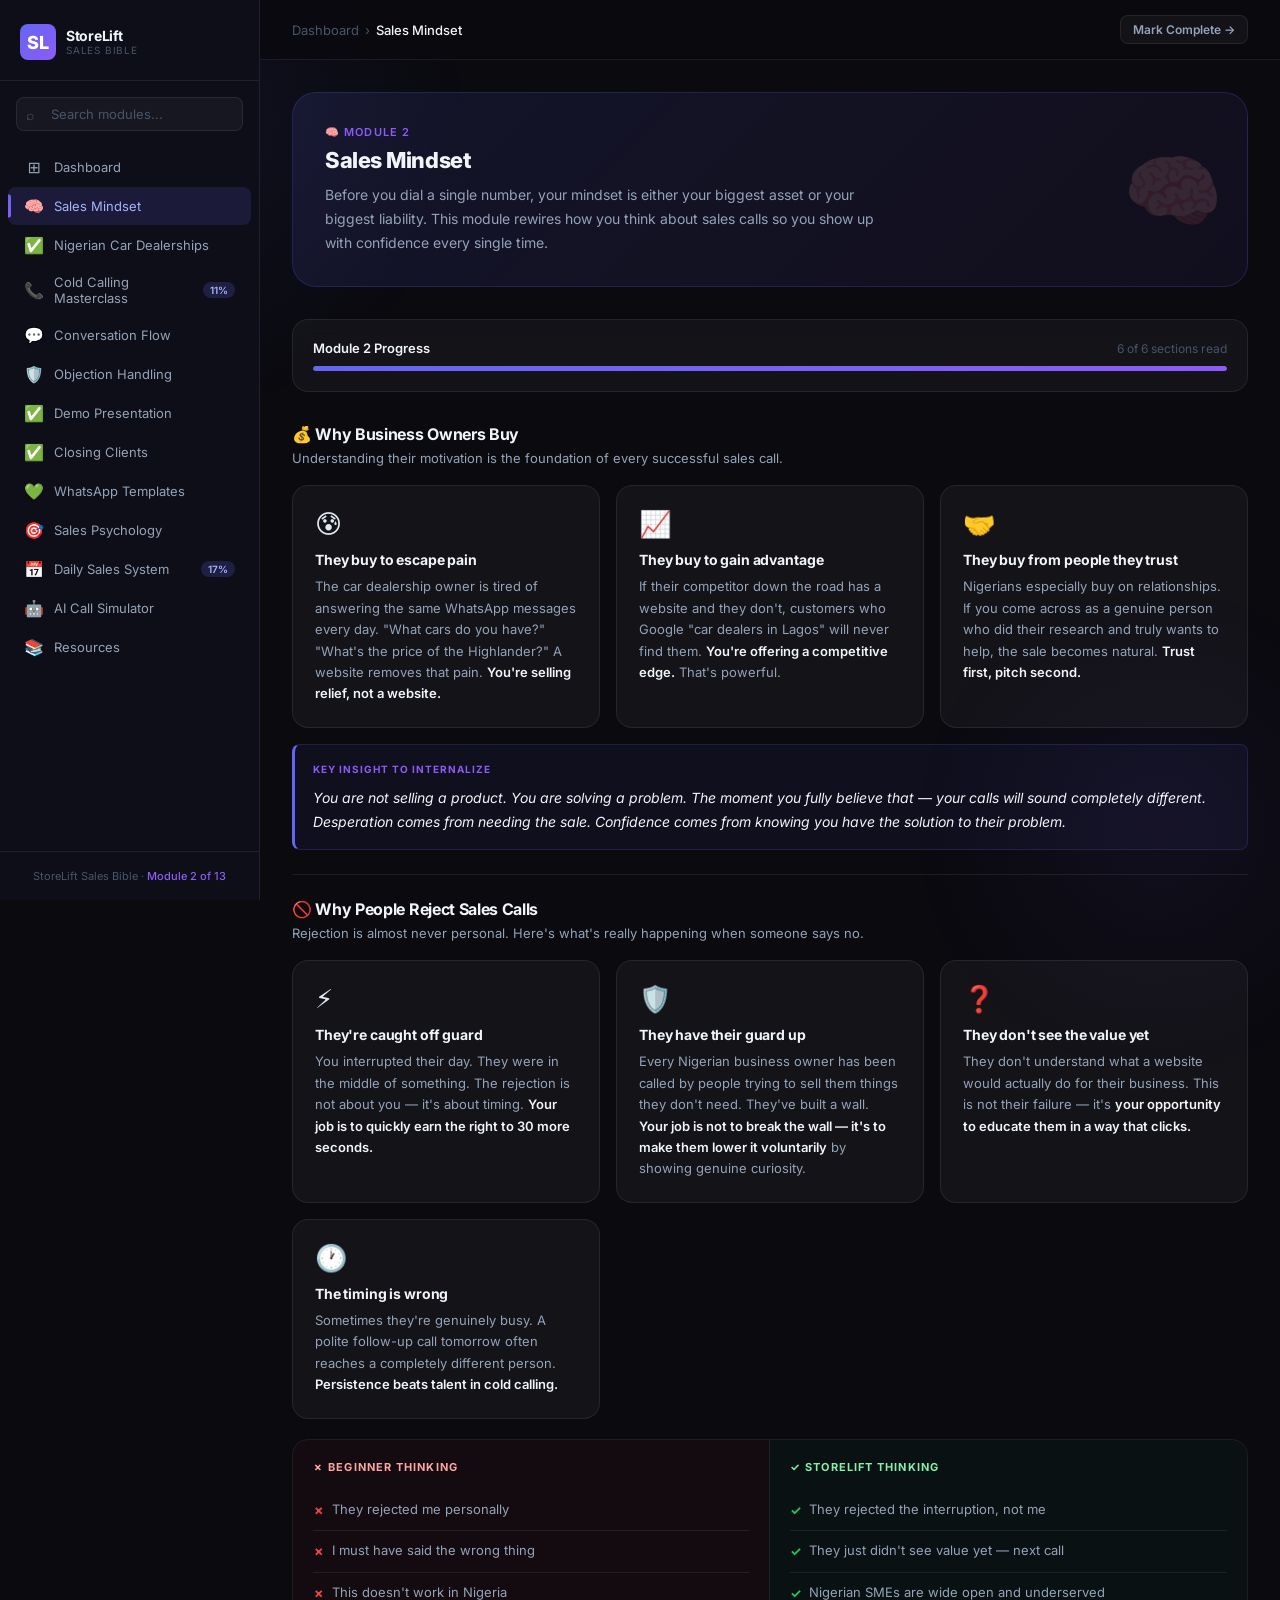
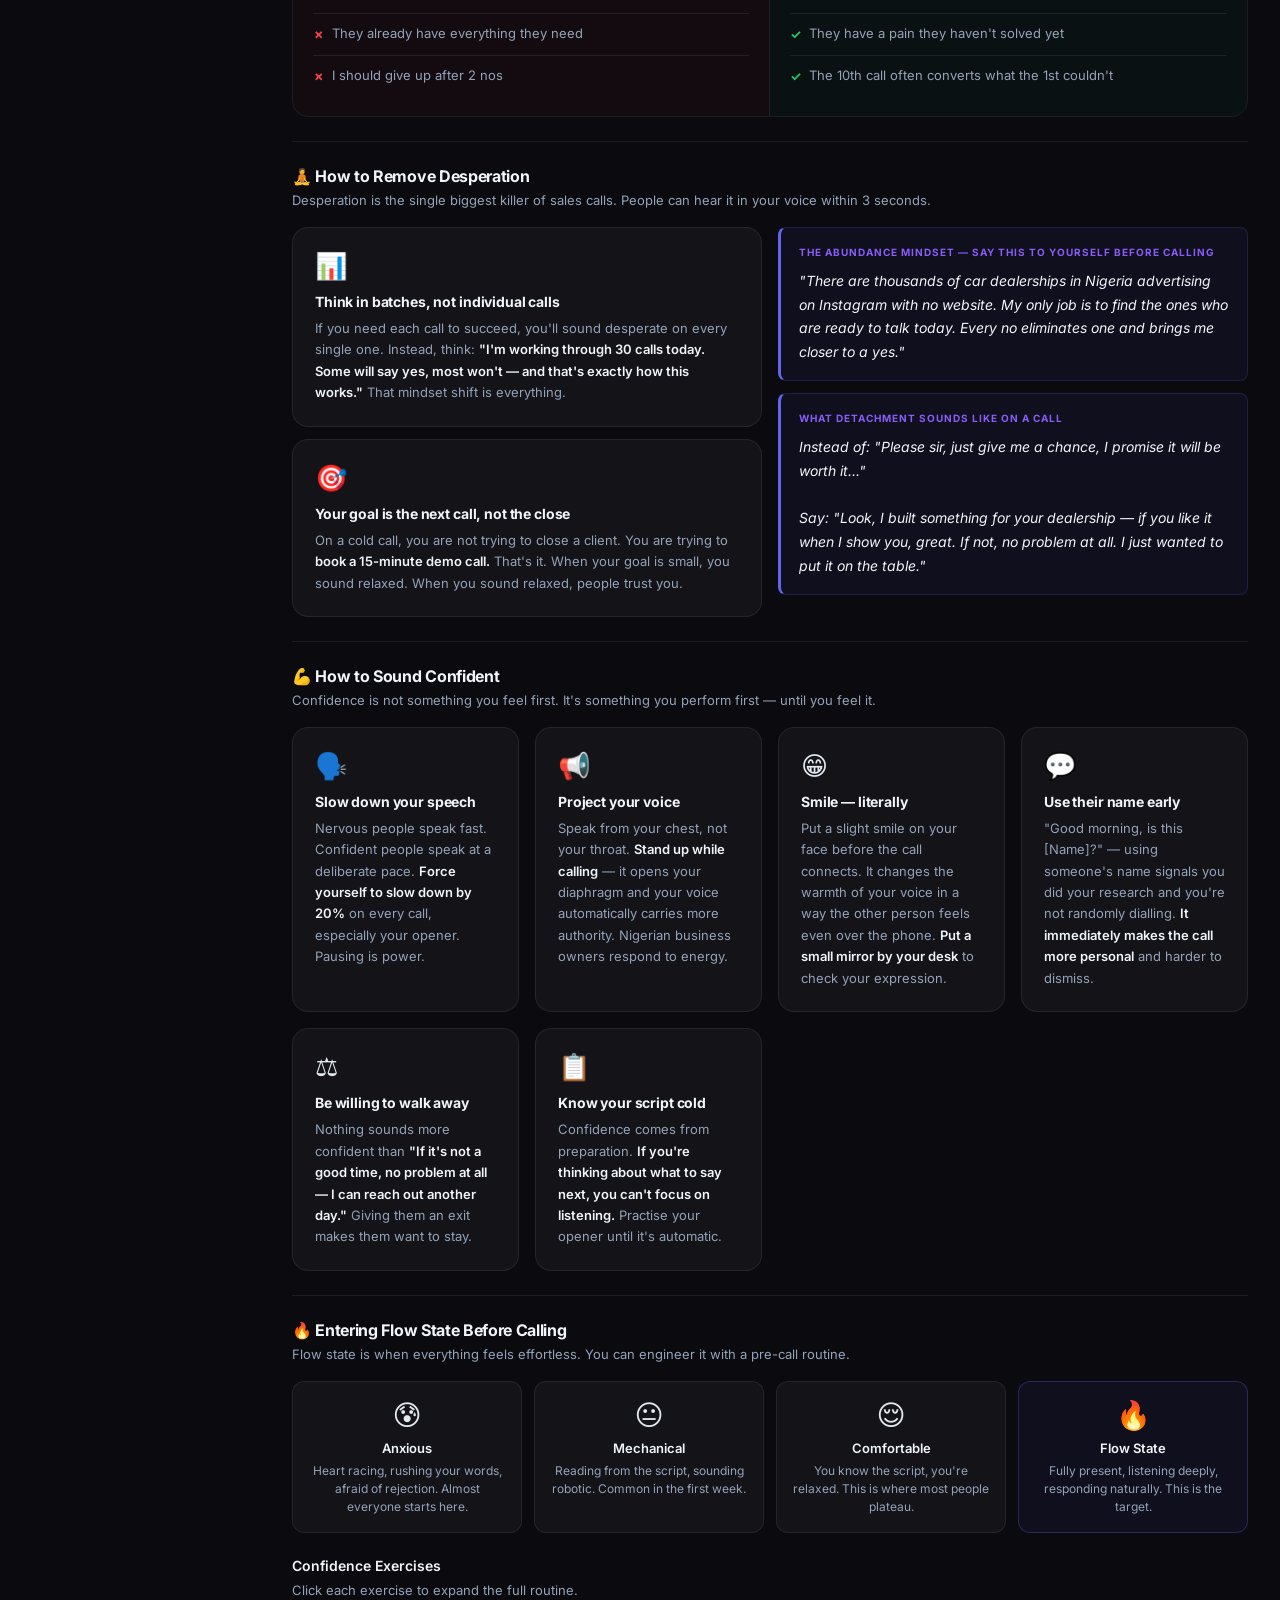
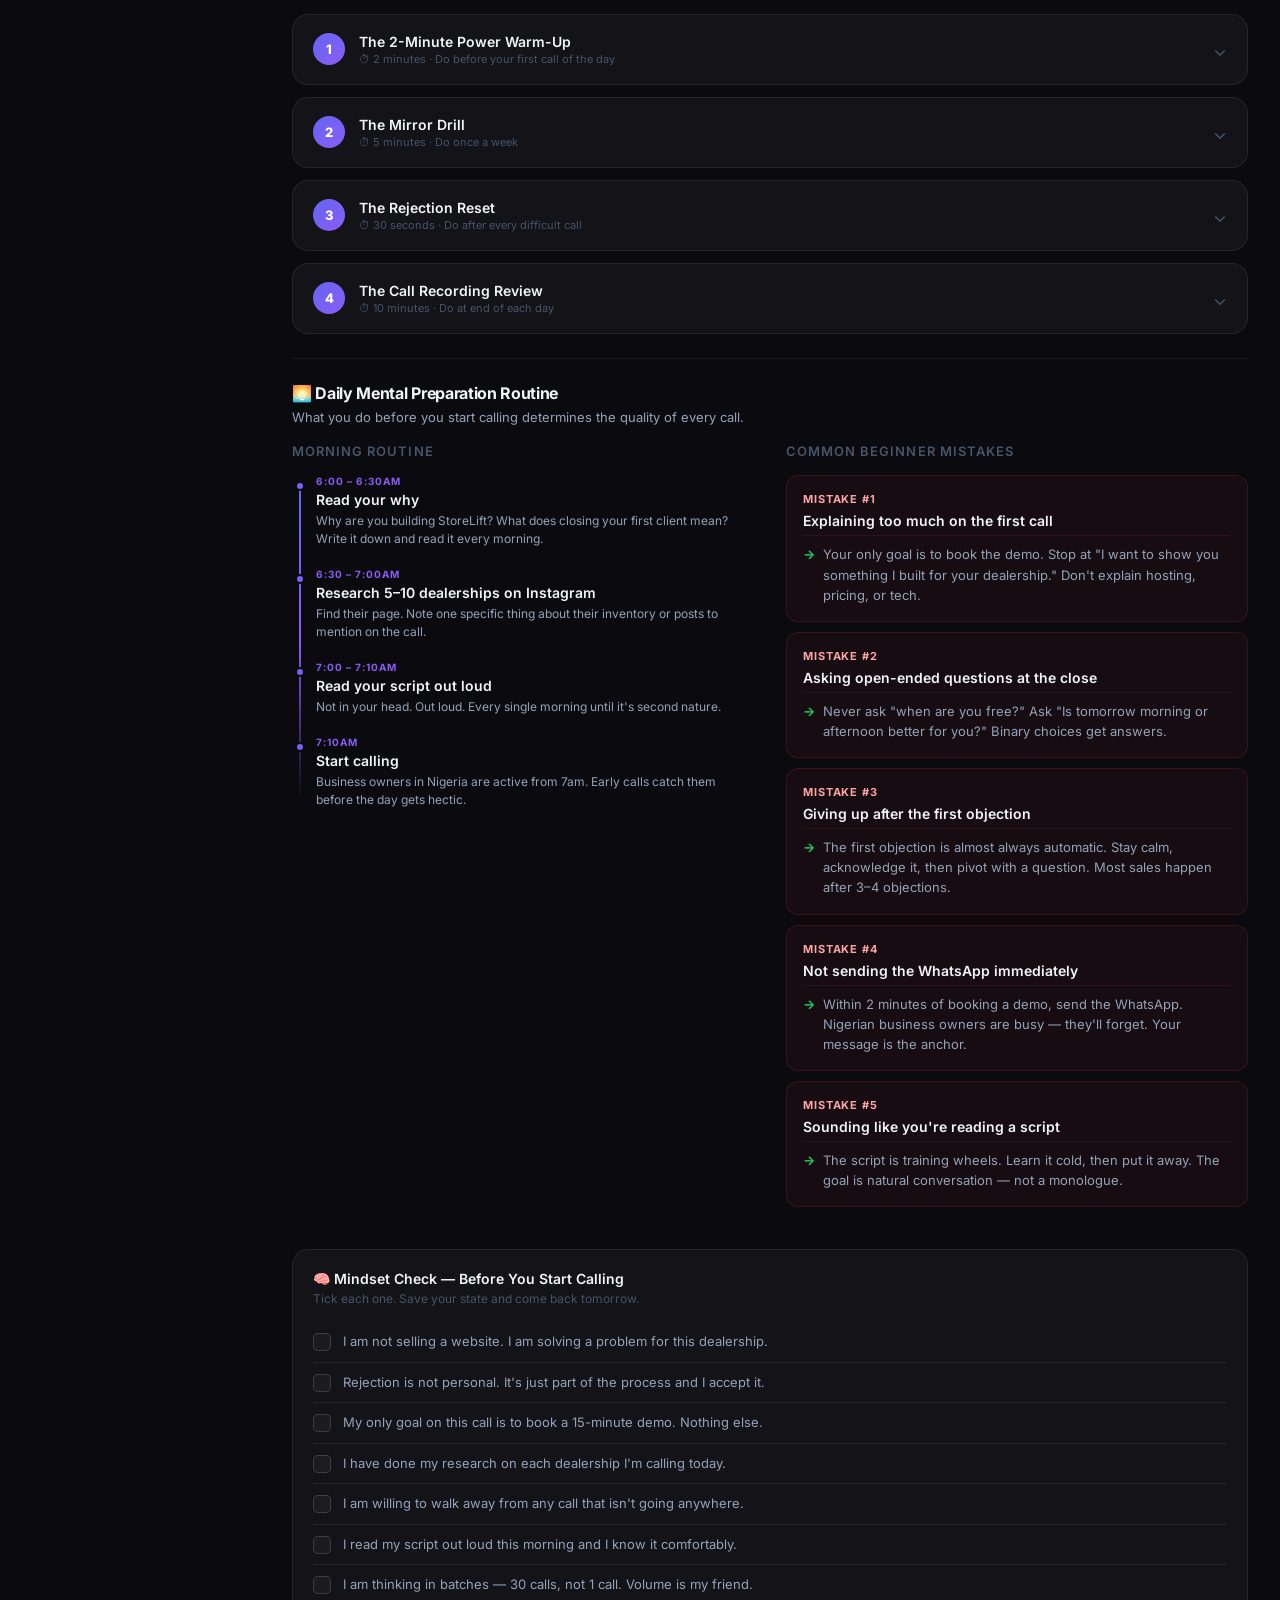
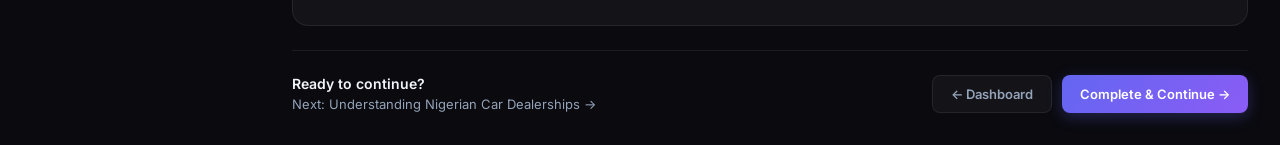
<file: mindset.html>
<!DOCTYPE html>
<html lang="en">
<head>
  <meta charset="UTF-8" />
  <meta name="viewport" content="width=device-width, initial-scale=1.0" />
  <title>Sales Mindset · StoreLift Sales Bible</title>
  <link rel="stylesheet" href="css/global.css" />
  <style>
    /* ── Module 2 specific ── */
    .mindset-hero {
      background: linear-gradient(135deg, rgba(99,102,241,0.12), rgba(139,92,246,0.06));
      border: 1px solid rgba(99,102,241,0.2);
      border-radius: var(--radius-xl);
      padding: 32px;
      margin-bottom: 32px;
      position: relative;
      overflow: hidden;
    }
    .mindset-hero::after {
      content: '🧠';
      position: absolute;
      right: 24px;
      top: 50%;
      transform: translateY(-50%);
      font-size: 80px;
      opacity: 0.15;
    }
    .mindset-hero h2 {
      font-size: 22px;
      font-weight: 800;
      color: var(--text-primary);
      margin-bottom: 10px;
      letter-spacing: -0.02em;
    }
    .mindset-hero p {
      font-size: 14px;
      color: var(--text-secondary);
      line-height: 1.7;
      max-width: 560px;
    }

    /* Insight cards */
    .insight-card {
      background: var(--bg-card);
      border: 1px solid var(--border);
      border-radius: var(--radius-lg);
      padding: 22px;
      transition: background-color var(--transition), border-color var(--transition);
    }
    .insight-card:hover {
      background: var(--bg-card-hover);
      border-color: var(--border-strong);
    }
    .insight-icon {
      font-size: 26px;
      margin-bottom: 12px;
      display: block;
    }
    .insight-title {
      font-size: 14px;
      font-weight: 700;
      color: var(--text-primary);
      margin-bottom: 8px;
      letter-spacing: -0.01em;
    }
    .insight-body {
      font-size: 13px;
      color: var(--text-secondary);
      line-height: 1.65;
    }
    .insight-body strong {
      color: var(--text-primary);
      font-weight: 600;
    }

    /* Truth vs myth */
    .truth-grid {
      display: grid;
      grid-template-columns: 1fr 1fr;
      gap: 0;
      border: 1px solid var(--border);
      border-radius: var(--radius-lg);
      overflow: hidden;
    }
    .truth-col { padding: 20px; }
    .truth-col.myth { background: rgba(239,68,68,0.04); border-right: 1px solid var(--border); }
    .truth-col.truth { background: rgba(34,197,94,0.04); }
    .truth-col-header {
      font-size: 11px;
      font-weight: 700;
      text-transform: uppercase;
      letter-spacing: 0.1em;
      margin-bottom: 16px;
      display: flex;
      align-items: center;
      gap: 6px;
    }
    .myth .truth-col-header { color: #fca5a5; }
    .truth .truth-col-header { color: #86efac; }
    .truth-item {
      font-size: 13px;
      color: var(--text-secondary);
      line-height: 1.5;
      padding: 10px 0;
      border-bottom: 1px solid var(--border);
      display: flex;
      gap: 8px;
      align-items: flex-start;
    }
    .truth-item:last-child { border-bottom: none; }
    .myth .truth-item::before { content: '✗'; color: #ef4444; font-weight: 700; flex-shrink: 0; margin-top: 1px; }
    .truth .truth-item::before { content: '✓'; color: #22c55e; font-weight: 700; flex-shrink: 0; margin-top: 1px; }

    /* Exercise cards */
    .exercise-card {
      background: var(--bg-card);
      border: 1px solid var(--border);
      border-radius: var(--radius-lg);
      overflow: hidden;
      margin-bottom: 12px;
    }
    .exercise-header {
      display: flex;
      align-items: center;
      gap: 14px;
      padding: 18px 20px;
      cursor: pointer;
      transition: background var(--transition);
    }
    .exercise-header:hover { background: var(--bg-card-hover); }
    .exercise-num {
      width: 32px;
      height: 32px;
      background: var(--brand-grad);
      border-radius: 50%;
      display: flex;
      align-items: center;
      justify-content: center;
      font-size: 13px;
      font-weight: 800;
      color: white;
      flex-shrink: 0;
    }
    .exercise-meta { flex: 1; }
    .exercise-name {
      font-size: 14px;
      font-weight: 600;
      color: var(--text-primary);
      margin-bottom: 2px;
    }
    .exercise-duration {
      font-size: 11px;
      color: var(--text-muted);
    }
    .exercise-toggle {
      font-size: 18px;
      color: var(--text-muted);
      transition: transform var(--transition);
    }
    .exercise-card.open .exercise-toggle { transform: rotate(180deg); }
    .exercise-body {
      max-height: 0;
      overflow: hidden;
      transition: max-height 0.35s ease;
    }
    .exercise-card.open .exercise-body { max-height: 600px; }
    .exercise-body-inner {
      padding: 4px 20px 20px;
      border-top: 1px solid var(--border);
    }
    .exercise-step {
      display: flex;
      gap: 12px;
      padding: 10px 0;
      border-bottom: 1px solid rgba(255,255,255,0.04);
      font-size: 13px;
      color: var(--text-secondary);
      line-height: 1.55;
    }
    .exercise-step:last-child { border-bottom: none; }
    .step-num {
      width: 20px;
      height: 20px;
      border: 1px solid var(--border-strong);
      border-radius: 50%;
      display: flex;
      align-items: center;
      justify-content: center;
      font-size: 10px;
      font-weight: 700;
      color: var(--text-muted);
      flex-shrink: 0;
      margin-top: 1px;
    }

    /* Routine timeline */
    .routine-timeline { position: relative; padding-left: 24px; }
    .routine-timeline::before {
      content: '';
      position: absolute;
      left: 7px;
      top: 8px;
      bottom: 8px;
      width: 2px;
      background: linear-gradient(to bottom, var(--brand-from), var(--brand-to), transparent);
      border-radius: 1px;
    }
    .routine-item {
      position: relative;
      margin-bottom: 20px;
    }
    .routine-item::before {
      content: '';
      position: absolute;
      left: -21px;
      top: 6px;
      width: 10px;
      height: 10px;
      border-radius: 50%;
      background: var(--brand-grad);
      border: 2px solid var(--bg-base);
    }
    .routine-time {
      font-size: 10px;
      font-weight: 700;
      text-transform: uppercase;
      letter-spacing: 0.1em;
      color: var(--purple);
      margin-bottom: 4px;
    }
    .routine-action {
      font-size: 14px;
      font-weight: 600;
      color: var(--text-primary);
      margin-bottom: 4px;
    }
    .routine-why {
      font-size: 12px;
      color: var(--text-secondary);
      line-height: 1.5;
    }

    /* Mistake cards */
    .mistake-card {
      background: rgba(239,68,68,0.05);
      border: 1px solid rgba(239,68,68,0.15);
      border-radius: var(--radius-md);
      padding: 16px;
      margin-bottom: 10px;
    }
    .mistake-label {
      font-size: 11px;
      font-weight: 700;
      text-transform: uppercase;
      letter-spacing: 0.08em;
      color: #fca5a5;
      margin-bottom: 6px;
    }
    .mistake-title {
      font-size: 14px;
      font-weight: 600;
      color: var(--text-primary);
      margin-bottom: 6px;
    }
    .mistake-fix {
      font-size: 13px;
      color: var(--text-secondary);
      line-height: 1.55;
      padding-top: 8px;
      border-top: 1px solid rgba(239,68,68,0.1);
      display: flex;
      gap: 8px;
    }
    .mistake-fix::before { content: '→'; color: var(--green); font-weight: 700; flex-shrink: 0; }

    /* Flow state */
    .flow-states {
      display: grid;
      grid-template-columns: repeat(auto-fit, minmax(200px, 1fr));
      gap: 12px;
    }
    .flow-state-card {
      background: var(--bg-card);
      border: 1px solid var(--border);
      border-radius: var(--radius-md);
      padding: 16px;
      text-align: center;
    }
    .flow-state-emoji { font-size: 28px; margin-bottom: 8px; display: block; }
    .flow-state-name {
      font-size: 13px;
      font-weight: 600;
      color: var(--text-primary);
      margin-bottom: 6px;
    }
    .flow-state-desc {
      font-size: 12px;
      color: var(--text-secondary);
      line-height: 1.5;
    }

    @media (max-width: 640px) {
      .truth-grid { grid-template-columns: 1fr; }
      .truth-col.myth { border-right: none; border-bottom: 1px solid var(--border); }
    }
  </style>
</head>
<body>

<div class="sidebar-overlay"></div>

<div class="app-layout">

  <!-- ── SIDEBAR ── -->
  <aside class="sidebar">
    <div class="sidebar-logo">
      <div class="logo-mark">
        <div class="logo-icon">SL</div>
        <div class="logo-text">
          <div class="logo-name">StoreLift</div>
          <div class="logo-sub">Sales Bible</div>
        </div>
      </div>
    </div>
    <div class="sidebar-search">
      <div class="search-wrap">
        <span class="search-icon">⌕</span>
        <input type="text" id="sidebar-search" placeholder="Search modules..." />
      </div>
    </div>
    <nav class="sidebar-nav" id="sidebar-nav"></nav>
    <div class="sidebar-footer">
      <div class="sidebar-footer-info">StoreLift Sales Bible · <span>Module 2 of 13</span></div>
    </div>
  </aside>

  <!-- ── MAIN ── -->
  <main class="main-content">
    <header class="topbar">
      <div class="topbar-left">
        <button class="hamburger"><span></span><span></span><span></span></button>
        <div class="topbar-breadcrumb">
          <a href="index.html" style="color:var(--text-muted);text-decoration:none;">Dashboard</a>
          <span>›</span>
          <span class="current">Sales Mindset</span>
        </div>
      </div>
      <div class="topbar-right">
        <button class="btn btn-ghost btn-sm" onclick="markModuleComplete('mindset');showToast('Module 2 marked complete ✓');setTimeout(()=>location.href='dealerships.html',1200);">
          Mark Complete →
        </button>
      </div>
    </header>

    <div class="page-content">

      <!-- Hero -->
      <div class="mindset-hero animate-in">
        <div class="page-eyebrow">🧠 Module 2</div>
        <h2>Sales Mindset</h2>
        <p>Before you dial a single number, your mindset is either your biggest asset or your biggest liability. This module rewires how you think about sales calls so you show up with confidence every single time.</p>
      </div>

      <!-- Progress tracker for this module -->
      <div class="glass-card animate-in-delay-1" style="padding:20px;margin-bottom:32px;">
        <div style="display:flex;align-items:center;justify-content:space-between;margin-bottom:10px;">
          <div style="font-size:13px;font-weight:600;color:var(--text-primary);">Module 2 Progress</div>
          <div style="font-size:12px;color:var(--text-muted);" id="section-count">0 of 6 sections read</div>
        </div>
        <div class="progress-track">
          <div class="progress-fill" id="module-progress-fill" style="width:0%"></div>
        </div>
      </div>

      <!-- ─── SECTION 1: WHY BUYERS BUY ─── -->
      <div class="section animate-in-delay-1" id="sec-why-buy" data-section="1">
        <div class="section-title">💰 Why Business Owners Buy</div>
        <div class="section-desc">Understanding their motivation is the foundation of every successful sales call.</div>

        <div class="grid-3" style="margin-bottom:16px;">
          <div class="insight-card">
            <span class="insight-icon">😰</span>
            <div class="insight-title">They buy to escape pain</div>
            <div class="insight-body">The car dealership owner is tired of answering the same WhatsApp messages every day. "What cars do you have?" "What's the price of the Highlander?" A website removes that pain. <strong>You're selling relief, not a website.</strong></div>
          </div>
          <div class="insight-card">
            <span class="insight-icon">📈</span>
            <div class="insight-title">They buy to gain advantage</div>
            <div class="insight-body">If their competitor down the road has a website and they don't, customers who Google "car dealers in Lagos" will never find them. <strong>You're offering a competitive edge.</strong> That's powerful.</div>
          </div>
          <div class="insight-card">
            <span class="insight-icon">🤝</span>
            <div class="insight-title">They buy from people they trust</div>
            <div class="insight-body">Nigerians especially buy on relationships. If you come across as a genuine person who did their research and truly wants to help, the sale becomes natural. <strong>Trust first, pitch second.</strong></div>
          </div>
        </div>

        <div class="script-block">
          <span class="script-label">Key insight to internalize</span>
          You are not selling a product. You are solving a problem. The moment you fully believe that — your calls will sound completely different. Desperation comes from needing the sale. Confidence comes from knowing you have the solution to their problem.
        </div>
      </div>

      <div class="divider"></div>

      <!-- ─── SECTION 2: WHY PEOPLE REJECT ─── -->
      <div class="section animate-in" id="sec-rejection" data-section="2">
        <div class="section-title">🚫 Why People Reject Sales Calls</div>
        <div class="section-desc">Rejection is almost never personal. Here's what's really happening when someone says no.</div>

        <div class="grid-2" style="margin-bottom:20px;">
          <div class="insight-card">
            <span class="insight-icon">⚡</span>
            <div class="insight-title">They're caught off guard</div>
            <div class="insight-body">You interrupted their day. They were in the middle of something. The rejection is not about you — it's about timing. <strong>Your job is to quickly earn the right to 30 more seconds.</strong></div>
          </div>
          <div class="insight-card">
            <span class="insight-icon">🛡️</span>
            <div class="insight-title">They have their guard up</div>
            <div class="insight-body">Every Nigerian business owner has been called by people trying to sell them things they don't need. They've built a wall. <strong>Your job is not to break the wall — it's to make them lower it voluntarily</strong> by showing genuine curiosity.</div>
          </div>
          <div class="insight-card">
            <span class="insight-icon">❓</span>
            <div class="insight-title">They don't see the value yet</div>
            <div class="insight-body">They don't understand what a website would actually do for their business. This is not their failure — it's <strong>your opportunity to educate them in a way that clicks.</strong></div>
          </div>
          <div class="insight-card">
            <span class="insight-icon">🕐</span>
            <div class="insight-title">The timing is wrong</div>
            <div class="insight-body">Sometimes they're genuinely busy. A polite follow-up call tomorrow often reaches a completely different person. <strong>Persistence beats talent in cold calling.</strong></div>
          </div>
        </div>

        <div class="truth-grid">
          <div class="truth-col myth">
            <div class="truth-col-header">✗ Beginner thinking</div>
            <div class="truth-item">They rejected me personally</div>
            <div class="truth-item">I must have said the wrong thing</div>
            <div class="truth-item">This doesn't work in Nigeria</div>
            <div class="truth-item">They already have everything they need</div>
            <div class="truth-item">I should give up after 2 nos</div>
          </div>
          <div class="truth-col truth">
            <div class="truth-col-header">✓ StoreLift thinking</div>
            <div class="truth-item">They rejected the interruption, not me</div>
            <div class="truth-item">They just didn't see value yet — next call</div>
            <div class="truth-item">Nigerian SMEs are wide open and underserved</div>
            <div class="truth-item">They have a pain they haven't solved yet</div>
            <div class="truth-item">The 10th call often converts what the 1st couldn't</div>
          </div>
        </div>
      </div>

      <div class="divider"></div>

      <!-- ─── SECTION 3: REMOVE DESPERATION ─── -->
      <div class="section animate-in" id="sec-desperation" data-section="3">
        <div class="section-title">🧘 How to Remove Desperation</div>
        <div class="section-desc">Desperation is the single biggest killer of sales calls. People can hear it in your voice within 3 seconds.</div>

        <div class="grid-2" style="margin-bottom:20px;">
          <div>
            <div class="insight-card" style="margin-bottom:12px;">
              <span class="insight-icon">📊</span>
              <div class="insight-title">Think in batches, not individual calls</div>
              <div class="insight-body">If you need each call to succeed, you'll sound desperate on every single one. Instead, think: <strong>"I'm working through 30 calls today. Some will say yes, most won't — and that's exactly how this works."</strong> That mindset shift is everything.</div>
            </div>
            <div class="insight-card">
              <span class="insight-icon">🎯</span>
              <div class="insight-title">Your goal is the next call, not the close</div>
              <div class="insight-body">On a cold call, you are not trying to close a client. You are trying to <strong>book a 15-minute demo call.</strong> That's it. When your goal is small, you sound relaxed. When you sound relaxed, people trust you.</div>
            </div>
          </div>
          <div>
            <div class="script-block" style="margin-bottom:12px;">
              <span class="script-label">The abundance mindset — say this to yourself before calling</span>
              "There are thousands of car dealerships in Nigeria advertising on Instagram with no website. My only job is to find the ones who are ready to talk today. Every no eliminates one and brings me closer to a yes."
            </div>
            <div class="script-block">
              <span class="script-label">What detachment sounds like on a call</span>
              Instead of: "Please sir, just give me a chance, I promise it will be worth it..."<br/><br/>
              Say: "Look, I built something for your dealership — if you like it when I show you, great. If not, no problem at all. I just wanted to put it on the table."
            </div>
          </div>
        </div>
      </div>

      <div class="divider"></div>

      <!-- ─── SECTION 4: CONFIDENCE ─── -->
      <div class="section animate-in" id="sec-confidence" data-section="4">
        <div class="section-title">💪 How to Sound Confident</div>
        <div class="section-desc">Confidence is not something you feel first. It's something you perform first — until you feel it.</div>

        <div class="grid-3" style="margin-bottom:20px;">
          <div class="insight-card">
            <span class="insight-icon">🗣️</span>
            <div class="insight-title">Slow down your speech</div>
            <div class="insight-body">Nervous people speak fast. Confident people speak at a deliberate pace. <strong>Force yourself to slow down by 20%</strong> on every call, especially your opener. Pausing is power.</div>
          </div>
          <div class="insight-card">
            <span class="insight-icon">📢</span>
            <div class="insight-title">Project your voice</div>
            <div class="insight-body">Speak from your chest, not your throat. <strong>Stand up while calling</strong> — it opens your diaphragm and your voice automatically carries more authority. Nigerian business owners respond to energy.</div>
          </div>
          <div class="insight-card">
            <span class="insight-icon">😁</span>
            <div class="insight-title">Smile — literally</div>
            <div class="insight-body">Put a slight smile on your face before the call connects. It changes the warmth of your voice in a way the other person feels even over the phone. <strong>Put a small mirror by your desk</strong> to check your expression.</div>
          </div>
          <div class="insight-card">
            <span class="insight-icon">💬</span>
            <div class="insight-title">Use their name early</div>
            <div class="insight-body">"Good morning, is this [Name]?" — using someone's name signals you did your research and you're not randomly dialling. <strong>It immediately makes the call more personal</strong> and harder to dismiss.</div>
          </div>
          <div class="insight-card">
            <span class="insight-icon">⚖️</span>
            <div class="insight-title">Be willing to walk away</div>
            <div class="insight-body">Nothing sounds more confident than <strong>"If it's not a good time, no problem at all — I can reach out another day."</strong> Giving them an exit makes them want to stay.</div>
          </div>
          <div class="insight-card">
            <span class="insight-icon">📋</span>
            <div class="insight-title">Know your script cold</div>
            <div class="insight-body">Confidence comes from preparation. <strong>If you're thinking about what to say next, you can't focus on listening.</strong> Practise your opener until it's automatic.</div>
          </div>
        </div>
      </div>

      <div class="divider"></div>

      <!-- ─── SECTION 5: FLOW STATE + EXERCISES ─── -->
      <div class="section animate-in" id="sec-flow" data-section="5">
        <div class="section-title">🔥 Entering Flow State Before Calling</div>
        <div class="section-desc">Flow state is when everything feels effortless. You can engineer it with a pre-call routine.</div>

        <div class="flow-states" style="margin-bottom:24px;">
          <div class="flow-state-card">
            <span class="flow-state-emoji">😰</span>
            <div class="flow-state-name">Anxious</div>
            <div class="flow-state-desc">Heart racing, rushing your words, afraid of rejection. Almost everyone starts here.</div>
          </div>
          <div class="flow-state-card">
            <span class="flow-state-emoji">😐</span>
            <div class="flow-state-name">Mechanical</div>
            <div class="flow-state-desc">Reading from the script, sounding robotic. Common in the first week.</div>
          </div>
          <div class="flow-state-card">
            <span class="flow-state-emoji">😌</span>
            <div class="flow-state-name">Comfortable</div>
            <div class="flow-state-desc">You know the script, you're relaxed. This is where most people plateau.</div>
          </div>
          <div class="flow-state-card" style="border-color:rgba(99,102,241,0.3);background:rgba(99,102,241,0.06);">
            <span class="flow-state-emoji">🔥</span>
            <div class="flow-state-name">Flow State</div>
            <div class="flow-state-desc">Fully present, listening deeply, responding naturally. This is the target.</div>
          </div>
        </div>

        <div style="margin-bottom:8px;font-size:14px;font-weight:600;color:var(--text-primary);">Confidence Exercises</div>
        <div style="margin-bottom:16px;font-size:13px;color:var(--text-secondary);">Click each exercise to expand the full routine.</div>

        <div class="exercise-card" id="ex1">
          <div class="exercise-header" onclick="toggleExercise('ex1')">
            <div class="exercise-num">1</div>
            <div class="exercise-meta">
              <div class="exercise-name">The 2-Minute Power Warm-Up</div>
              <div class="exercise-duration">⏱ 2 minutes · Do before your first call of the day</div>
            </div>
            <span class="exercise-toggle">⌄</span>
          </div>
          <div class="exercise-body">
            <div class="exercise-body-inner">
              <div class="exercise-step"><span class="step-num">1</span>Stand up straight. Shoulders back. Chin up.</div>
              <div class="exercise-step"><span class="step-num">2</span>Take 3 slow, deep breaths — in for 4 counts, hold for 4, out for 6.</div>
              <div class="exercise-step"><span class="step-num">3</span>Say your opener out loud — not in your head. Hear your own voice say the words confidently.</div>
              <div class="exercise-step"><span class="step-num">4</span>Smile. Put that smile on before the call connects and keep it there.</div>
              <div class="exercise-step"><span class="step-num">5</span>Dial.</div>
            </div>
          </div>
        </div>

        <div class="exercise-card" id="ex2">
          <div class="exercise-header" onclick="toggleExercise('ex2')">
            <div class="exercise-num">2</div>
            <div class="exercise-meta">
              <div class="exercise-name">The Mirror Drill</div>
              <div class="exercise-duration">⏱ 5 minutes · Do once a week</div>
            </div>
            <span class="exercise-toggle">⌄</span>
          </div>
          <div class="exercise-body">
            <div class="exercise-body-inner">
              <div class="exercise-step"><span class="step-num">1</span>Stand in front of a mirror.</div>
              <div class="exercise-step"><span class="step-num">2</span>Deliver your full cold call script — opener, offer, close — out loud.</div>
              <div class="exercise-step"><span class="step-num">3</span>Watch your facial expressions. Are you frowning? Tensing up?</div>
              <div class="exercise-step"><span class="step-num">4</span>Practise maintaining a relaxed, confident expression even when you say the hard parts.</div>
              <div class="exercise-step"><span class="step-num">5</span>Do this until the script feels as natural as a normal conversation.</div>
            </div>
          </div>
        </div>

        <div class="exercise-card" id="ex3">
          <div class="exercise-header" onclick="toggleExercise('ex3')">
            <div class="exercise-num">3</div>
            <div class="exercise-meta">
              <div class="exercise-name">The Rejection Reset</div>
              <div class="exercise-duration">⏱ 30 seconds · Do after every difficult call</div>
            </div>
            <span class="exercise-toggle">⌄</span>
          </div>
          <div class="exercise-body">
            <div class="exercise-body-inner">
              <div class="exercise-step"><span class="step-num">1</span>After a rude rejection or a tough call, pause. Don't immediately dial again.</div>
              <div class="exercise-step"><span class="step-num">2</span>Say out loud: "That was one call. It doesn't define the next one."</div>
              <div class="exercise-step"><span class="step-num">3</span>Take one deep breath.</div>
              <div class="exercise-step"><span class="step-num">4</span>Make a note of what happened — not to dwell on it, but to learn from it.</div>
              <div class="exercise-step"><span class="step-num">5</span>Dial the next number with a clean slate.</div>
            </div>
          </div>
        </div>

        <div class="exercise-card" id="ex4">
          <div class="exercise-header" onclick="toggleExercise('ex4')">
            <div class="exercise-num">4</div>
            <div class="exercise-meta">
              <div class="exercise-name">The Call Recording Review</div>
              <div class="exercise-duration">⏱ 10 minutes · Do at end of each day</div>
            </div>
            <span class="exercise-toggle">⌄</span>
          </div>
          <div class="exercise-body">
            <div class="exercise-body-inner">
              <div class="exercise-step"><span class="step-num">1</span>Record your calls using your phone's built-in recorder or a call recorder app.</div>
              <div class="exercise-step"><span class="step-num">2</span>Pick 3 calls from today — one good, one average, one where you felt you lost them.</div>
              <div class="exercise-step"><span class="step-num">3</span>Listen back. Notice: did you rush? Did you sound apologetic? Did you get interrupted and lose your train of thought?</div>
              <div class="exercise-step"><span class="step-num">4</span>Write down one specific thing to improve tomorrow.</div>
              <div class="exercise-step"><span class="step-num">5</span>This single habit separates good salespeople from great ones.</div>
            </div>
          </div>
        </div>
      </div>

      <div class="divider"></div>

      <!-- ─── SECTION 6: DAILY ROUTINE + MISTAKES ─── -->
      <div class="section animate-in" id="sec-routine" data-section="6">
        <div class="section-title">🌅 Daily Mental Preparation Routine</div>
        <div class="section-desc">What you do before you start calling determines the quality of every call.</div>

        <div class="grid-2" style="gap:32px;margin-bottom:32px;">
          <div>
            <div style="font-size:13px;font-weight:600;color:var(--text-muted);text-transform:uppercase;letter-spacing:0.08em;margin-bottom:16px;">Morning Routine</div>
            <div class="routine-timeline">
              <div class="routine-item">
                <div class="routine-time">6:00 – 6:30am</div>
                <div class="routine-action">Read your why</div>
                <div class="routine-why">Why are you building StoreLift? What does closing your first client mean? Write it down and read it every morning.</div>
              </div>
              <div class="routine-item">
                <div class="routine-time">6:30 – 7:00am</div>
                <div class="routine-action">Research 5–10 dealerships on Instagram</div>
                <div class="routine-why">Find their page. Note one specific thing about their inventory or posts to mention on the call.</div>
              </div>
              <div class="routine-item">
                <div class="routine-time">7:00 – 7:10am</div>
                <div class="routine-action">Read your script out loud</div>
                <div class="routine-why">Not in your head. Out loud. Every single morning until it's second nature.</div>
              </div>
              <div class="routine-item">
                <div class="routine-time">7:10am</div>
                <div class="routine-action">Start calling</div>
                <div class="routine-why">Business owners in Nigeria are active from 7am. Early calls catch them before the day gets hectic.</div>
              </div>
            </div>
          </div>

          <div>
            <div style="font-size:13px;font-weight:600;color:var(--text-muted);text-transform:uppercase;letter-spacing:0.08em;margin-bottom:16px;">Common Beginner Mistakes</div>

            <div class="mistake-card">
              <div class="mistake-label">Mistake #1</div>
              <div class="mistake-title">Explaining too much on the first call</div>
              <div class="mistake-fix">Your only goal is to book the demo. Stop at "I want to show you something I built for your dealership." Don't explain hosting, pricing, or tech.</div>
            </div>

            <div class="mistake-card">
              <div class="mistake-label">Mistake #2</div>
              <div class="mistake-title">Asking open-ended questions at the close</div>
              <div class="mistake-fix">Never ask "when are you free?" Ask "Is tomorrow morning or afternoon better for you?" Binary choices get answers.</div>
            </div>

            <div class="mistake-card">
              <div class="mistake-label">Mistake #3</div>
              <div class="mistake-title">Giving up after the first objection</div>
              <div class="mistake-fix">The first objection is almost always automatic. Stay calm, acknowledge it, then pivot with a question. Most sales happen after 3–4 objections.</div>
            </div>

            <div class="mistake-card">
              <div class="mistake-label">Mistake #4</div>
              <div class="mistake-title">Not sending the WhatsApp immediately</div>
              <div class="mistake-fix">Within 2 minutes of booking a demo, send the WhatsApp. Nigerian business owners are busy — they'll forget. Your message is the anchor.</div>
            </div>

            <div class="mistake-card">
              <div class="mistake-label">Mistake #5</div>
              <div class="mistake-title">Sounding like you're reading a script</div>
              <div class="mistake-fix">The script is training wheels. Learn it cold, then put it away. The goal is natural conversation — not a monologue.</div>
            </div>
          </div>
        </div>

        <!-- Interactive mindset checklist -->
        <div style="background:var(--bg-card);border:1px solid var(--border);border-radius:var(--radius-lg);padding:20px;">
          <div style="font-size:14px;font-weight:600;color:var(--text-primary);margin-bottom:4px;">🧠 Mindset Check — Before You Start Calling</div>
          <div style="font-size:12px;color:var(--text-muted);margin-bottom:16px;">Tick each one. Save your state and come back tomorrow.</div>
          <div data-checklist="mindset-check">
            <div class="check-item" data-item="m1"><div class="check-box"></div><span class="check-text">I am not selling a website. I am solving a problem for this dealership.</span></div>
            <div class="check-item" data-item="m2"><div class="check-box"></div><span class="check-text">Rejection is not personal. It's just part of the process and I accept it.</span></div>
            <div class="check-item" data-item="m3"><div class="check-box"></div><span class="check-text">My only goal on this call is to book a 15-minute demo. Nothing else.</span></div>
            <div class="check-item" data-item="m4"><div class="check-box"></div><span class="check-text">I have done my research on each dealership I'm calling today.</span></div>
            <div class="check-item" data-item="m5"><div class="check-box"></div><span class="check-text">I am willing to walk away from any call that isn't going anywhere.</span></div>
            <div class="check-item" data-item="m6"><div class="check-box"></div><span class="check-text">I read my script out loud this morning and I know it comfortably.</span></div>
            <div class="check-item" data-item="m7"><div class="check-box"></div><span class="check-text">I am thinking in batches — 30 calls, not 1 call. Volume is my friend.</span></div>
          </div>
        </div>
      </div>

      <div class="divider"></div>

      <!-- Complete button -->
      <div style="display:flex;align-items:center;justify-content:space-between;flex-wrap:wrap;gap:12px;" class="animate-in">
        <div>
          <div style="font-size:14px;font-weight:600;color:var(--text-primary);margin-bottom:4px;">Ready to continue?</div>
          <div style="font-size:13px;color:var(--text-secondary);">Next: Understanding Nigerian Car Dealerships →</div>
        </div>
        <div style="display:flex;gap:10px;">
          <a href="index.html" class="btn btn-ghost">← Dashboard</a>
          <button class="btn btn-primary" onclick="completeAndNext()">Complete & Continue →</button>
        </div>
      </div>

    </div><!-- /page-content -->
  </main>
</div>

<div class="toast"></div>

<script src="js/app.js"></script>
<script>
document.addEventListener('DOMContentLoaded', () => {
  initSidebar('mindset');
  initCheckboxes('mindset-check');

  /* Section read tracking */
  const sections = document.querySelectorAll('[data-section]');
  const totalSections = sections.length;
  let readSections = new Set();

  const observer = new IntersectionObserver((entries) => {
    entries.forEach(entry => {
      if (entry.isIntersecting) {
        const id = entry.target.dataset.section;
        readSections.add(id);
        updateModuleProgress();
      }
    });
  }, { threshold: 0.3 });

  sections.forEach(s => observer.observe(s));

  function updateModuleProgress() {
    const pct = Math.round((readSections.size / totalSections) * 100);
    document.getElementById('module-progress-fill').style.width = pct + '%';
    document.getElementById('section-count').textContent = `${readSections.size} of ${totalSections} sections read`;
    setModuleProgress('mindset', pct);
  }

  /* Restore saved progress */
  const saved = getModuleProgress('mindset');
  if (saved > 0) {
    document.getElementById('module-progress-fill').style.width = saved + '%';
  }
});

function toggleExercise(id) {
  const card = document.getElementById(id);
  card.classList.toggle('open');
}

function completeAndNext() {
  markModuleComplete('mindset');
  showToast('Module 2 complete! Moving to Module 3...');
  setTimeout(() => location.href = 'dealerships.html', 1200);
}
</script>
</body>
</html>
</file>
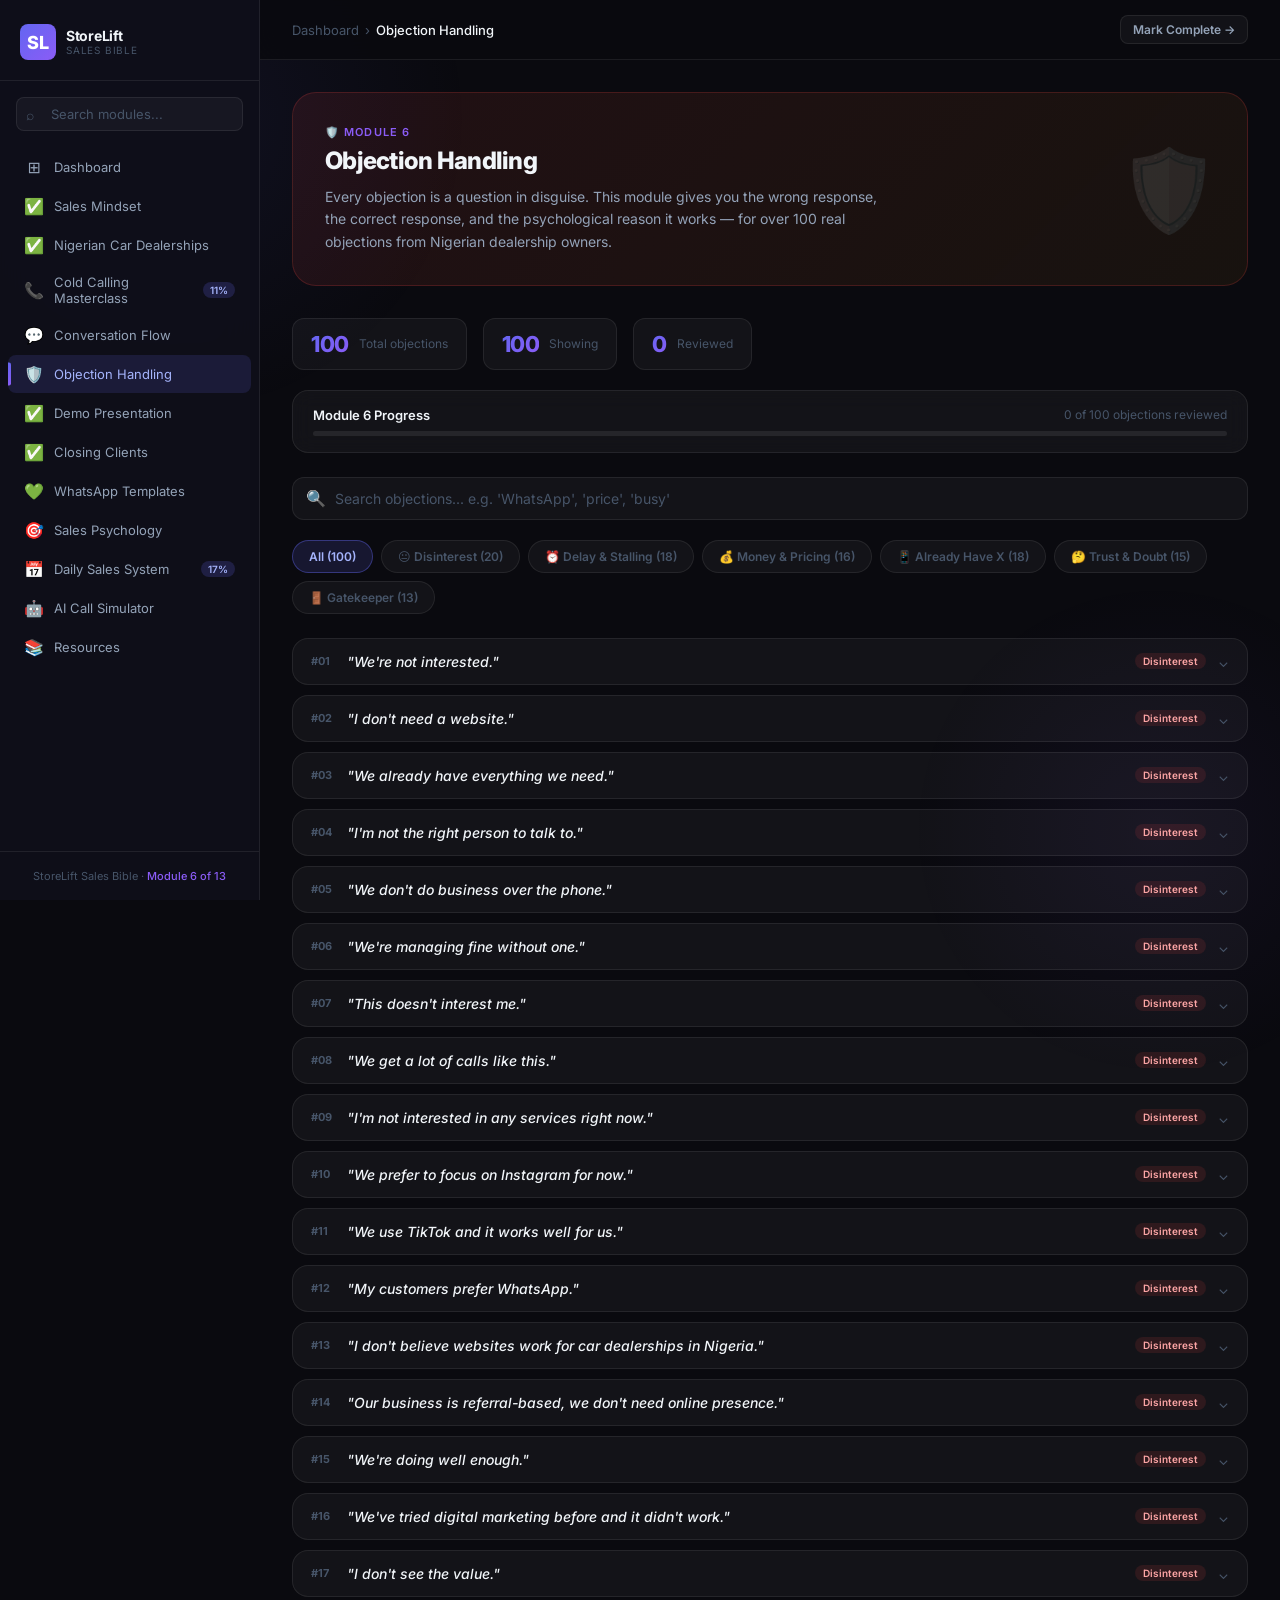
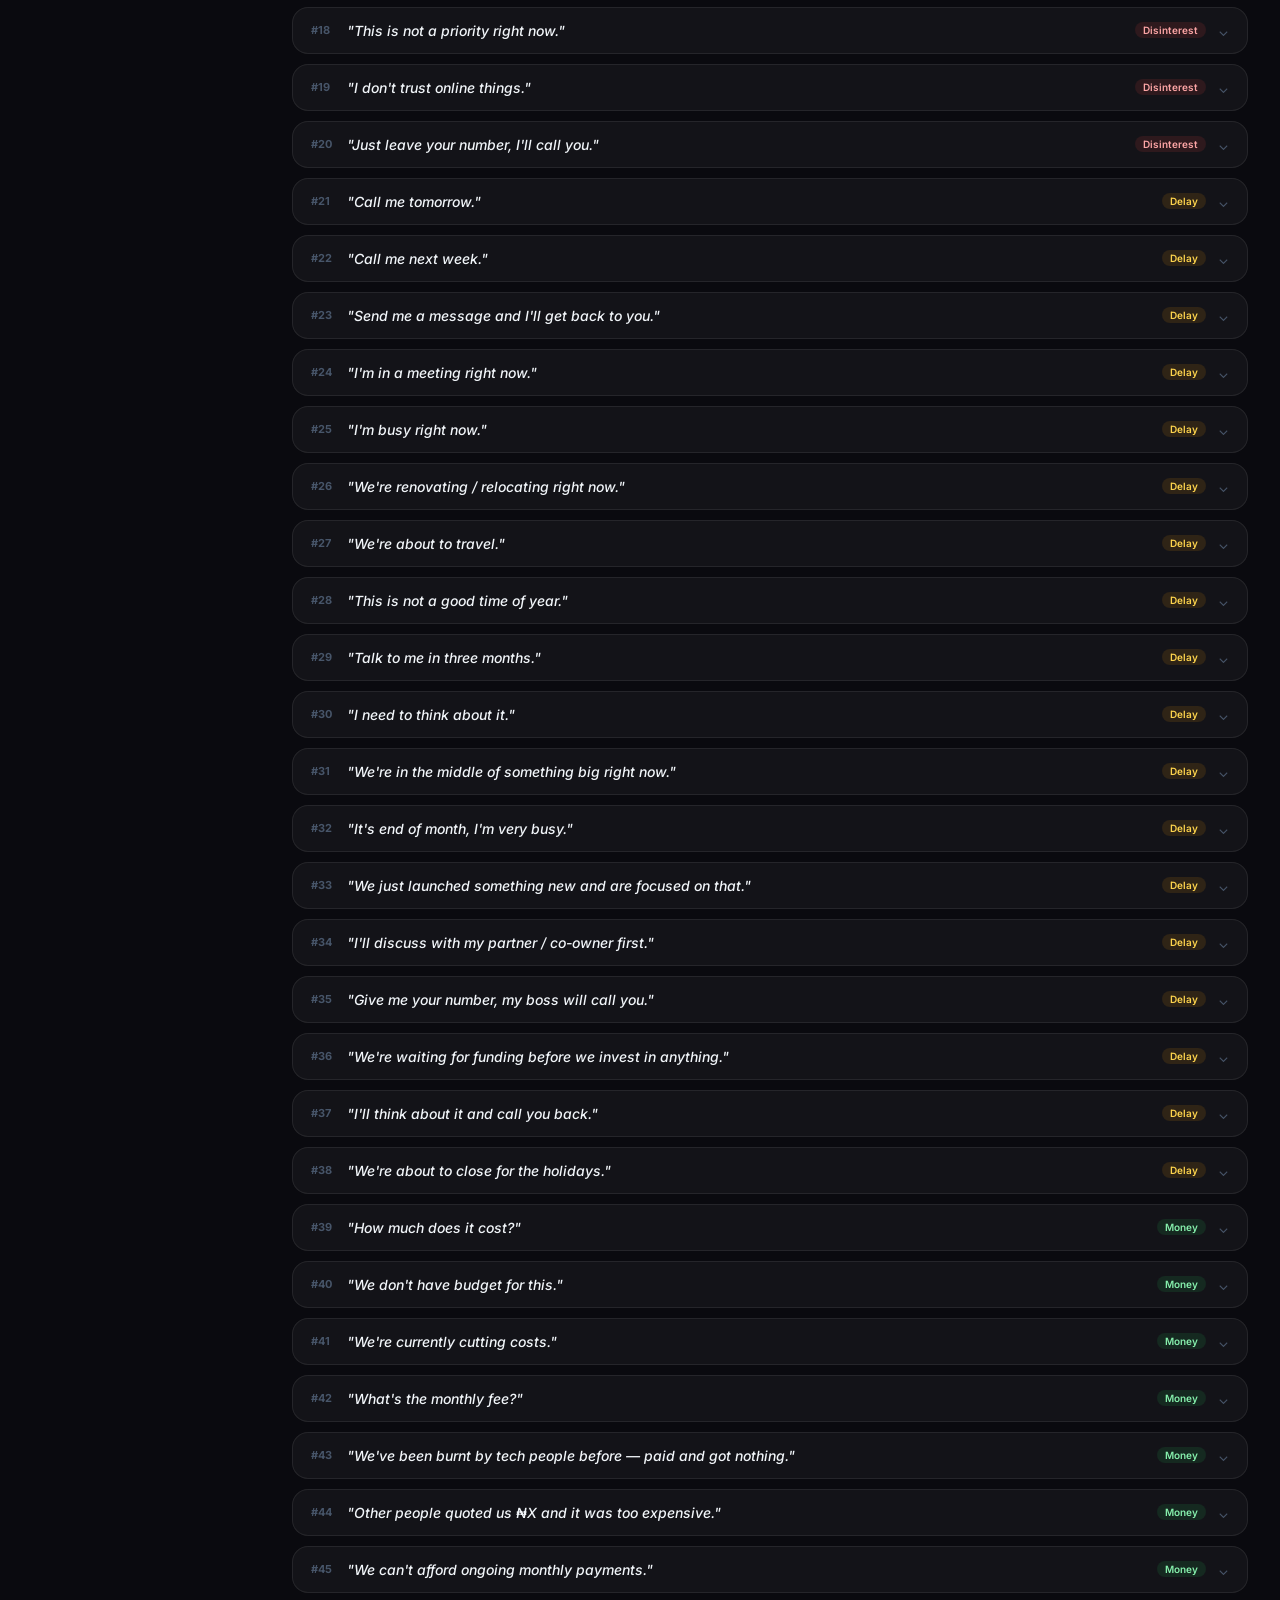
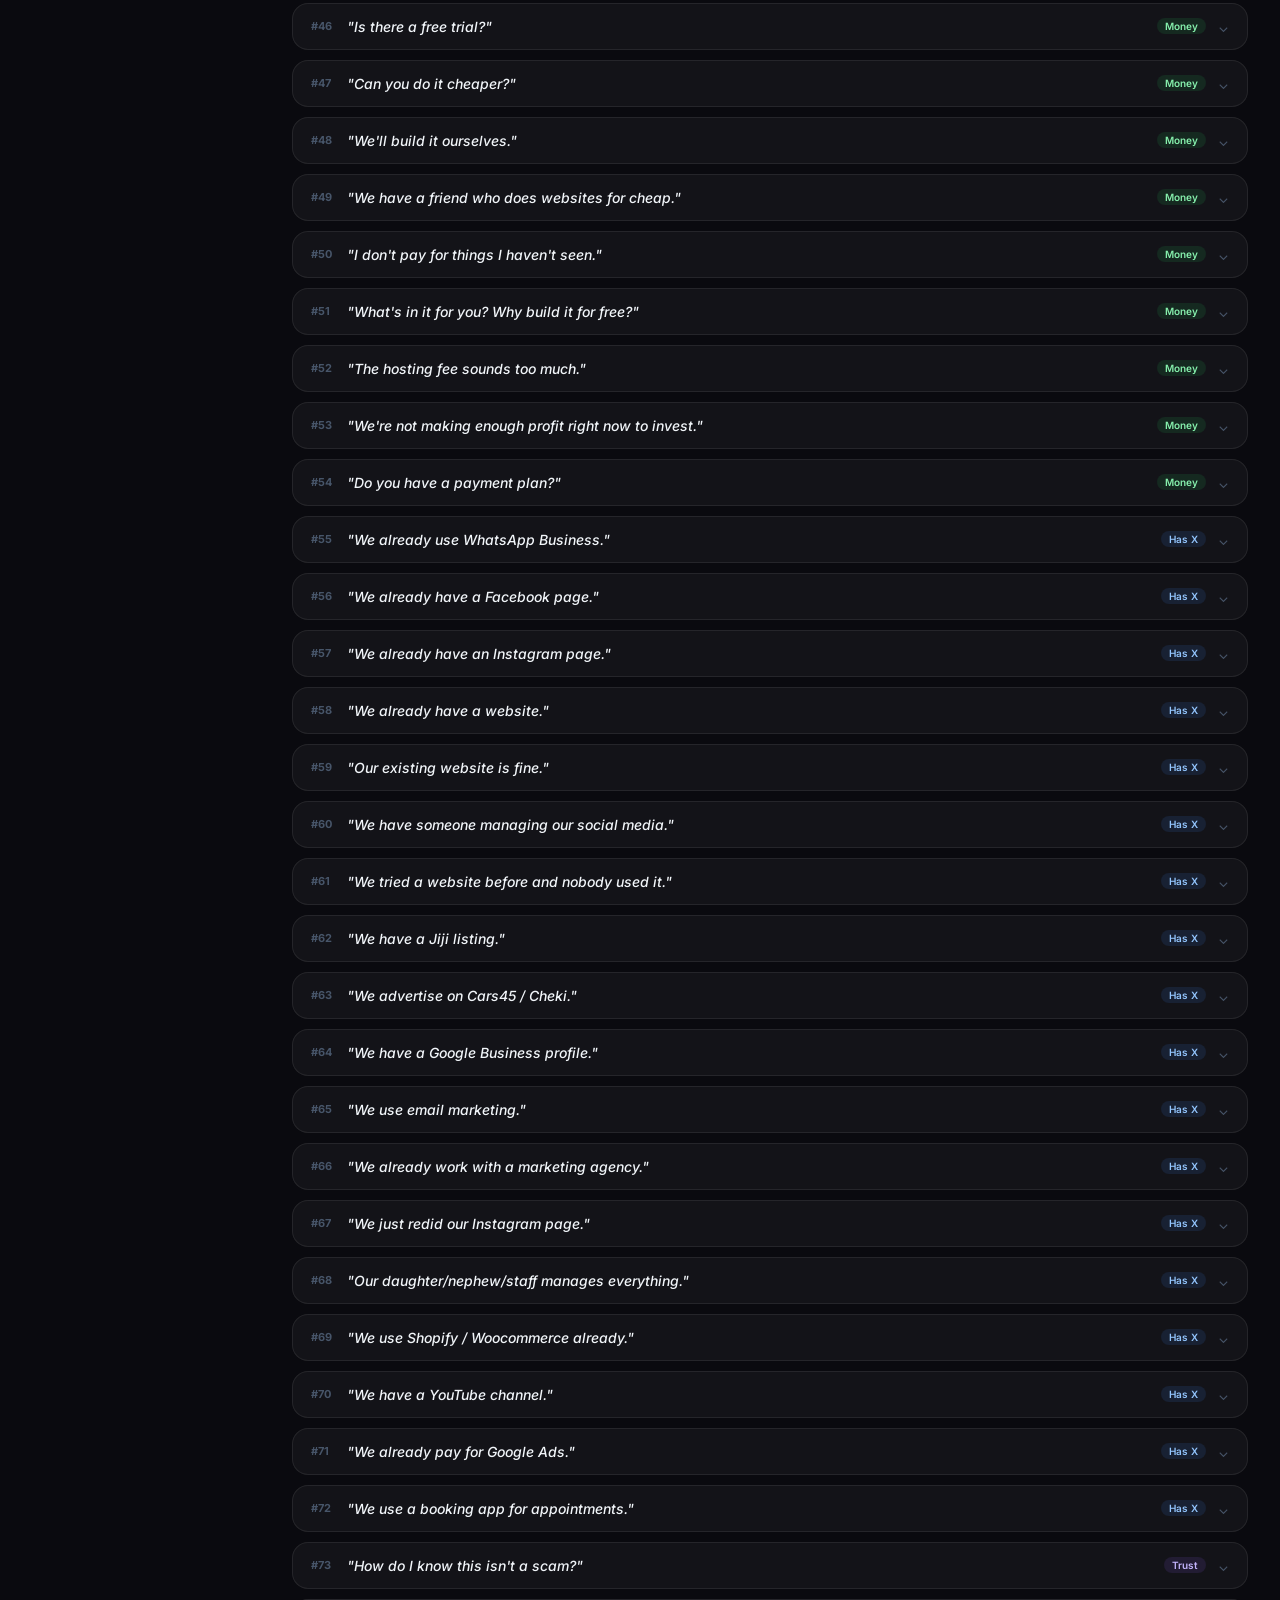
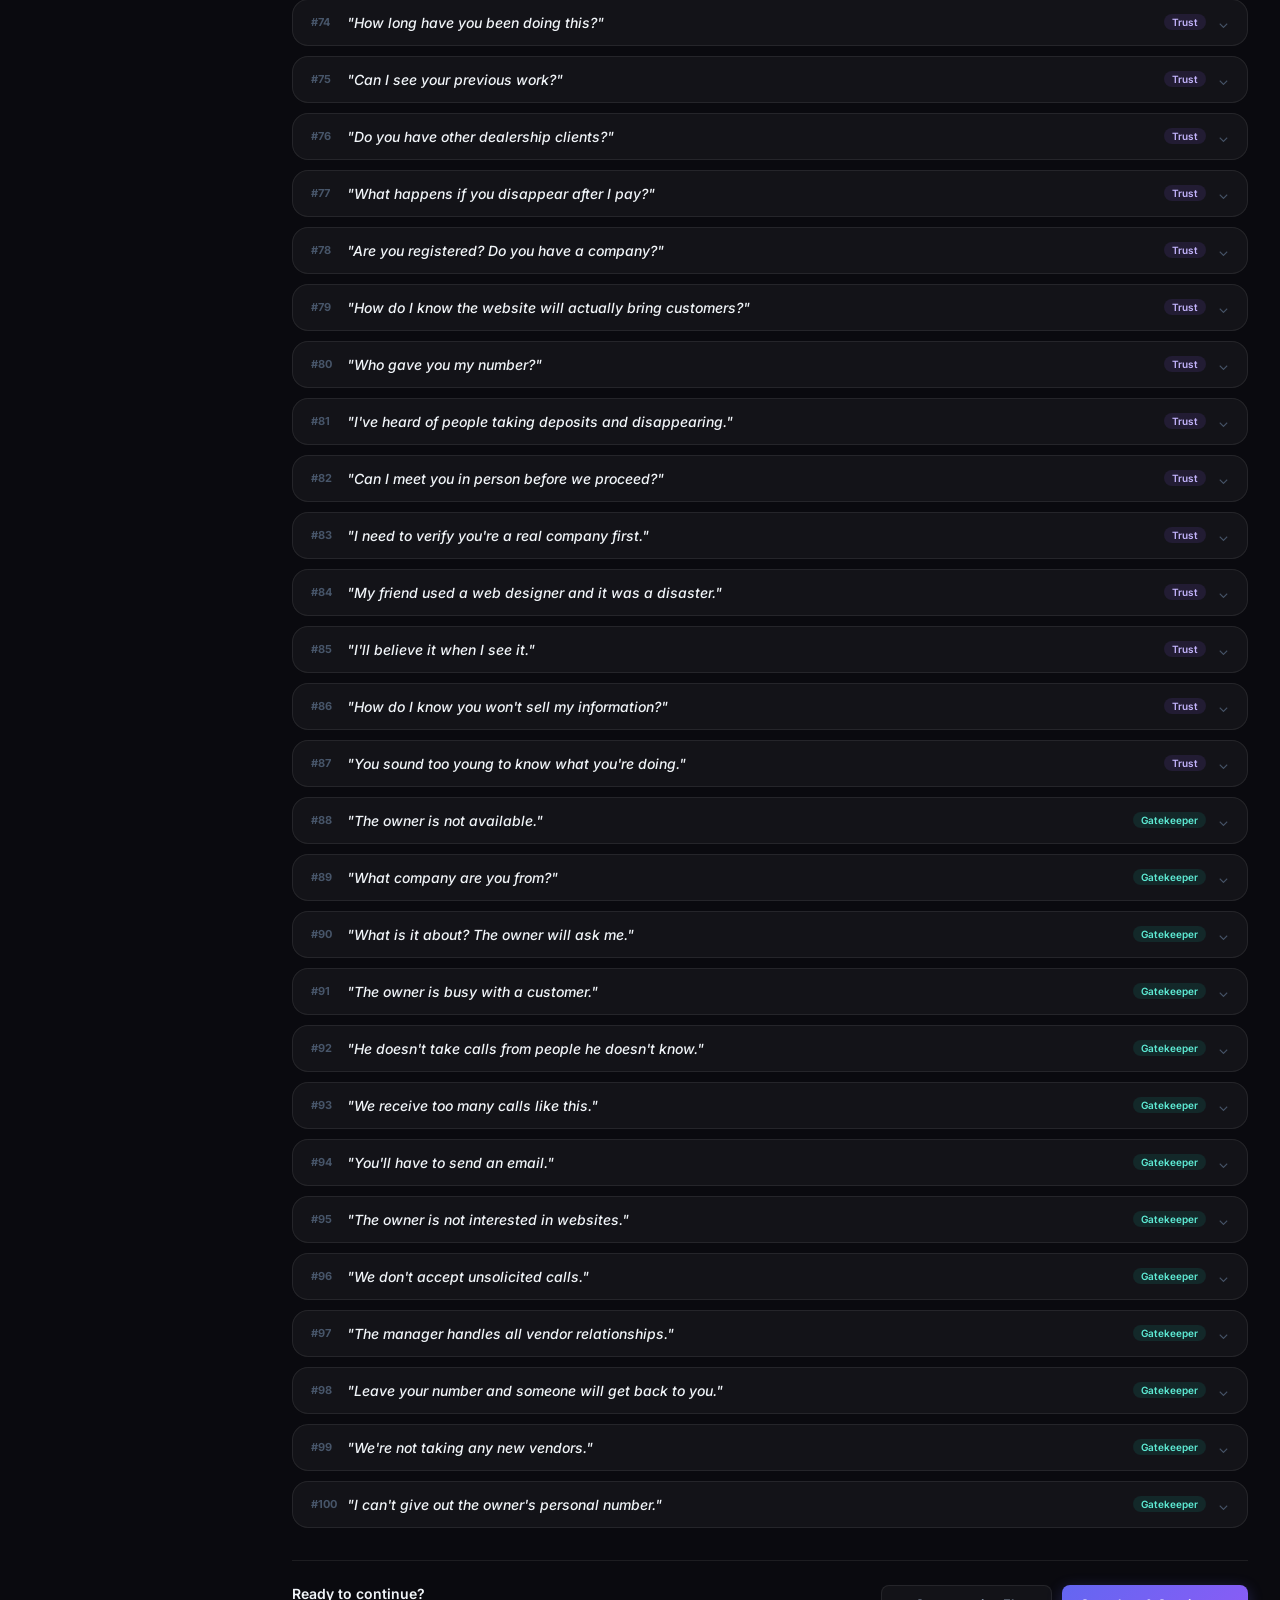
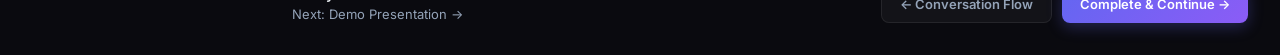
<file: objections.html>
<!DOCTYPE html>
<html lang="en">
<head>
  <meta charset="UTF-8" />
  <meta name="viewport" content="width=device-width, initial-scale=1.0" />
  <title>Objection Handling · StoreLift Sales Bible</title>
  <link rel="stylesheet" href="css/global.css" />
  <style>

    .obj-hero {
      background: linear-gradient(135deg, rgba(239,68,68,0.1), rgba(245,158,11,0.06));
      border: 1px solid rgba(239,68,68,0.2);
      border-radius: var(--radius-xl);
      padding: 32px;
      margin-bottom: 32px;
      position: relative;
      overflow: hidden;
    }
    .obj-hero::after {
      content: '🛡️';
      position: absolute;
      right: 28px; top: 50%;
      transform: translateY(-50%);
      font-size: 80px;
      opacity: 0.12;
    }

    /* Category tabs */
    .cat-tabs {
      display: flex;
      flex-wrap: wrap;
      gap: 8px;
      margin-bottom: 24px;
    }
    .cat-tab {
      padding: 8px 16px;
      border-radius: 20px;
      font-size: 12px;
      font-weight: 600;
      border: 1px solid var(--border);
      background: var(--bg-card);
      color: var(--text-muted);
      cursor: pointer;
      transition: all var(--transition);
      white-space: nowrap;
    }
    .cat-tab:hover { background: var(--bg-card-hover); color: var(--text-secondary); }
    .cat-tab.active {
      background: rgba(99,102,241,0.15);
      border-color: rgba(99,102,241,0.4);
      color: #a5b4fc;
    }

    /* Search */
    .obj-search-wrap {
      position: relative;
      margin-bottom: 20px;
    }
    .obj-search-wrap input {
      width: 100%;
      background: var(--bg-card);
      border: 1px solid var(--border);
      border-radius: var(--radius-md);
      padding: 12px 16px 12px 42px;
      font-size: 14px;
      color: var(--text-primary);
      outline: none;
      transition: border-color var(--transition);
    }
    .obj-search-wrap input:focus { border-color: rgba(99,102,241,0.5); }
    .obj-search-wrap input::placeholder { color: var(--text-muted); }
    .obj-search-icon {
      position: absolute;
      left: 14px; top: 50%;
      transform: translateY(-50%);
      font-size: 16px;
      color: var(--text-muted);
      pointer-events: none;
    }

    /* Objection cards */
    .obj-grid {
      display: flex;
      flex-direction: column;
      gap: 10px;
    }

    .obj-card {
      background: var(--bg-card);
      border: 1px solid var(--border);
      border-radius: var(--radius-lg);
      overflow: hidden;
      transition: border-color var(--transition);
    }
    .obj-card:hover { border-color: var(--border-strong); }
    .obj-card.open { border-color: rgba(99,102,241,0.3); }

    .obj-card-header {
      display: flex;
      align-items: center;
      gap: 12px;
      padding: 14px 18px;
      cursor: pointer;
      transition: background var(--transition);
    }
    .obj-card-header:hover { background: var(--bg-card-hover); }

    .obj-num {
      font-size: 11px;
      font-weight: 700;
      color: var(--text-muted);
      width: 24px;
      flex-shrink: 0;
    }
    .obj-trigger-text {
      flex: 1;
      font-size: 14px;
      font-weight: 500;
      color: var(--text-primary);
      font-style: italic;
    }
    .obj-cat-badge {
      font-size: 10px;
      font-weight: 600;
      padding: 2px 8px;
      border-radius: 10px;
      flex-shrink: 0;
    }
    .obj-toggle {
      font-size: 14px;
      color: var(--text-muted);
      transition: transform var(--transition);
      flex-shrink: 0;
    }
    .obj-card.open .obj-toggle { transform: rotate(180deg); color: #a5b4fc; }

    .obj-body {
      max-height: 0;
      overflow: hidden;
      transition: max-height 0.35s ease;
    }
    .obj-card.open .obj-body { max-height: 800px; }
    .obj-body-inner {
      padding: 4px 18px 18px;
      border-top: 1px solid var(--border);
    }

    .obj-section {
      margin-top: 14px;
    }
    .obj-section-label {
      font-size: 10px;
      font-weight: 700;
      text-transform: uppercase;
      letter-spacing: 0.1em;
      margin-bottom: 6px;
    }
    .label-wrong   { color: #fca5a5; }
    .label-correct { color: #86efac; }
    .label-why     { color: #c4b5fd; }

    .response-wrong {
      background: rgba(239,68,68,0.06);
      border: 1px solid rgba(239,68,68,0.15);
      border-radius: var(--radius-sm);
      padding: 10px 14px;
      font-size: 13px;
      color: var(--text-secondary);
      font-style: italic;
      line-height: 1.55;
    }
    .response-correct {
      background: rgba(34,197,94,0.06);
      border: 1px solid rgba(34,197,94,0.15);
      border-radius: var(--radius-sm);
      padding: 10px 14px;
      font-size: 13px;
      color: var(--text-secondary);
      font-style: italic;
      line-height: 1.55;
      position: relative;
    }
    .response-why {
      background: rgba(139,92,246,0.06);
      border: 1px solid rgba(139,92,246,0.15);
      border-radius: var(--radius-sm);
      padding: 10px 14px;
      font-size: 12px;
      color: var(--text-secondary);
      line-height: 1.6;
    }

    /* Copy button on correct response */
    .correct-wrap { position: relative; }
    .correct-copy {
      position: absolute;
      top: 8px; right: 8px;
    }

    /* Stats bar */
    .obj-stats {
      display: flex;
      gap: 16px;
      flex-wrap: wrap;
      margin-bottom: 20px;
    }
    .obj-stat {
      background: var(--bg-card);
      border: 1px solid var(--border);
      border-radius: var(--radius-md);
      padding: 12px 18px;
      display: flex;
      align-items: center;
      gap: 10px;
    }
    .obj-stat-num {
      font-size: 22px;
      font-weight: 800;
      letter-spacing: -0.02em;
      background: var(--brand-grad);
      -webkit-background-clip: text;
      -webkit-text-fill-color: transparent;
      background-clip: text;
    }
    .obj-stat-label { font-size: 12px; color: var(--text-muted); }

    /* No results */
    .no-results {
      text-align: center;
      padding: 48px 20px;
      color: var(--text-muted);
      font-size: 14px;
      display: none;
    }

    /* Category colours */
    .cat-disinterest { background: rgba(239,68,68,0.12); color: #fca5a5; }
    .cat-delay       { background: rgba(245,158,11,0.12); color: #fcd34d; }
    .cat-money       { background: rgba(34,197,94,0.12); color: #86efac; }
    .cat-existing    { background: rgba(59,130,246,0.12); color: #93c5fd; }
    .cat-trust       { background: rgba(139,92,246,0.12); color: #c4b5fd; }
    .cat-gatekeeper  { background: rgba(20,184,166,0.12); color: #5eead4; }

  </style>
</head>
<body>
<div class="sidebar-overlay"></div>
<div class="app-layout">

  <aside class="sidebar">
    <div class="sidebar-logo">
      <div class="logo-mark">
        <div class="logo-icon">SL</div>
        <div class="logo-text">
          <div class="logo-name">StoreLift</div>
          <div class="logo-sub">Sales Bible</div>
        </div>
      </div>
    </div>
    <div class="sidebar-search">
      <div class="search-wrap">
        <span class="search-icon">⌕</span>
        <input type="text" id="sidebar-search" placeholder="Search modules..." />
      </div>
    </div>
    <nav class="sidebar-nav" id="sidebar-nav"></nav>
    <div class="sidebar-footer">
      <div class="sidebar-footer-info">StoreLift Sales Bible · <span>Module 6 of 13</span></div>
    </div>
  </aside>

  <main class="main-content">
    <header class="topbar">
      <div class="topbar-left">
        <button class="hamburger"><span></span><span></span><span></span></button>
        <div class="topbar-breadcrumb">
          <a href="index.html" style="color:var(--text-muted);text-decoration:none;">Dashboard</a>
          <span>›</span>
          <span class="current">Objection Handling</span>
        </div>
      </div>
      <div class="topbar-right">
        <button class="btn btn-ghost btn-sm" onclick="completeAndNext()">Mark Complete →</button>
      </div>
    </header>

    <div class="page-content">

      <div class="obj-hero animate-in">
        <div class="page-eyebrow">🛡️ Module 6</div>
        <h1 class="page-title" style="font-size:24px;margin-bottom:10px;">Objection Handling</h1>
        <p class="page-subtitle" style="max-width:560px;">Every objection is a question in disguise. This module gives you the wrong response, the correct response, and the psychological reason it works — for over 100 real objections from Nigerian dealership owners.</p>
      </div>

      <!-- Stats -->
      <div class="obj-stats animate-in-delay-1">
        <div class="obj-stat">
          <div class="obj-stat-num" id="total-count">100</div>
          <div class="obj-stat-label">Total objections</div>
        </div>
        <div class="obj-stat">
          <div class="obj-stat-num" id="visible-count">100</div>
          <div class="obj-stat-label">Showing</div>
        </div>
        <div class="obj-stat">
          <div class="obj-stat-num" id="opened-count">0</div>
          <div class="obj-stat-label">Reviewed</div>
        </div>
      </div>

      <!-- Progress -->
      <div class="glass-card animate-in-delay-1" style="padding:16px 20px;margin-bottom:24px;">
        <div style="display:flex;align-items:center;justify-content:space-between;margin-bottom:8px;">
          <div style="font-size:13px;font-weight:600;color:var(--text-primary);">Module 6 Progress</div>
          <div style="font-size:12px;color:var(--text-muted);" id="section-count">0 of 100 objections reviewed</div>
        </div>
        <div class="progress-track">
          <div class="progress-fill" id="module-progress-fill" style="width:0%"></div>
        </div>
      </div>

      <!-- Search -->
      <div class="obj-search-wrap animate-in-delay-1">
        <span class="obj-search-icon">🔍</span>
        <input type="text" id="obj-search" placeholder="Search objections... e.g. 'WhatsApp', 'price', 'busy'" />
      </div>

      <!-- Category tabs -->
      <div class="cat-tabs animate-in-delay-1">
        <button class="cat-tab active" onclick="filterCat('all')">All (100)</button>
        <button class="cat-tab" onclick="filterCat('disinterest')">😐 Disinterest (20)</button>
        <button class="cat-tab" onclick="filterCat('delay')">⏰ Delay & Stalling (18)</button>
        <button class="cat-tab" onclick="filterCat('money')">💰 Money & Pricing (16)</button>
        <button class="cat-tab" onclick="filterCat('existing')">📱 Already Have X (18)</button>
        <button class="cat-tab" onclick="filterCat('trust')">🤔 Trust & Doubt (15)</button>
        <button class="cat-tab" onclick="filterCat('gatekeeper')">🚪 Gatekeeper (13)</button>
      </div>

      <!-- Objections grid -->
      <div class="obj-grid animate-in" id="obj-grid"></div>
      <div class="no-results" id="no-results">No objections match your search. Try different keywords.</div>

      <div class="divider" style="margin-top:32px;"></div>

      <div style="display:flex;align-items:center;justify-content:space-between;flex-wrap:wrap;gap:12px;">
        <div>
          <div style="font-size:14px;font-weight:600;color:var(--text-primary);margin-bottom:4px;">Ready to continue?</div>
          <div style="font-size:13px;color:var(--text-secondary);">Next: Demo Presentation →</div>
        </div>
        <div style="display:flex;gap:10px;">
          <a href="conversation.html" class="btn btn-ghost">← Conversation Flow</a>
          <button class="btn btn-primary" onclick="completeAndNext()">Complete & Continue →</button>
        </div>
      </div>

    </div>
  </main>
</div>

<div class="toast"></div>
<script src="js/app.js"></script>
<script>

/* ── OBJECTION DATA ── */
const OBJECTIONS = [

  /* ══ DISINTEREST (20) ══ */
  { id:1, cat:'disinterest', trigger:'\"We\'re not interested.\"',
    wrong:'\"Okay, sorry to disturb you.\" [hangs up]',
    correct:'\"I completely understand — most dealership owners say that before they see what I\'ve built. Can I ask just one quick question: how many WhatsApp messages does your team get daily asking what cars are available?\"',
    why:'The first objection is almost always automatic — a reflex, not a real decision. A calm question re-engages them without pressure and pivots from the pitch to their pain.' },

  { id:2, cat:'disinterest', trigger:'\"I don\'t need a website.\"',
    wrong:'\"But sir, everyone needs a website in today\'s world!\"',
    correct:'\"That\'s fair — and I\'m not here to convince you otherwise. I\'m just curious: when a customer searches Google at night for a car dealer in [City], do they find your dealership?\"',
    why:'Arguing creates resistance. A genuine curiosity question makes them think without feeling pressured. The Google visibility angle is something they genuinely haven\'t considered.' },

  { id:3, cat:'disinterest', trigger:'\"We already have everything we need.\"',
    wrong:'\"Are you sure? Websites are very important these days.\"',
    correct:'\"That\'s great to hear. Just out of curiosity — are you currently getting leads from outside your usual Instagram and WhatsApp audience? Like from Google searches or referrals that find you online?\"',
    why:'\"Are you sure\" is condescending. A genuine question about Google leads opens a gap without challenging their statement directly.' },

  { id:4, cat:'disinterest', trigger:'\"I\'m not the right person to talk to.\"',
    wrong:'\"Oh okay, sorry.\" [hangs up]',
    correct:'\"No problem at all — who would be the right person for decisions about the dealership\'s online presence? Is that the owner directly?\"',
    why:'Never hang up without getting routed. Always ask for the decision-maker\'s name or contact. This objection is an opportunity, not a dead end.' },

  { id:5, cat:'disinterest', trigger:'\"We don\'t do business over the phone.\"',
    wrong:'\"Okay, I understand.\" [gives up]',
    correct:'\"Absolutely, I respect that. I\'m not trying to close anything over the phone — I just want 15 minutes on a video call to show you something I built for your dealership. Would WhatsApp video work for you?\"',
    why:'Reframe the call as a preview, not a sale. Offering WhatsApp video is familiar and low-friction for Nigerian business owners.' },

  { id:6, cat:'disinterest', trigger:'\"We\'re managing fine without one.\"',
    wrong:'\"But what about all the customers you\'re losing?\"',
    correct:'\"That\'s good to hear. Quick question — does your team spend a lot of time answering the same WhatsApp questions daily? Like what cars you have, pricing, availability?\"',
    why:'\"Managing fine\" doesn\'t mean they\'re happy. Pointing to their daily pain (repetitive WhatsApp messages) surfaces a real problem without making them defensive.' },

  { id:7, cat:'disinterest', trigger:'\"This doesn\'t interest me.\"',
    wrong:'\"But please just hear me out...\"',
    correct:'\"Fair enough. Before I let you go — I built something specifically for your dealership. If I sent it to you on WhatsApp right now, would you be open to taking a look in your own time?\"',
    why:'When they\'ve disengaged, pivot to low-commitment: just look at it. No call, no pressure. Seeing the demo often converts what words couldn\'t.' },

  { id:8, cat:'disinterest', trigger:'\"We get a lot of calls like this.\"',
    wrong:'\"I understand, but we\'re different!\"',
    correct:'\"I bet you do — and I\'ll be quick. The difference is I actually built a website for your dealership already before calling. I\'m not pitching an idea — it exists. Can I show you in 15 minutes?\"',
    why:'\"We\'re different\" is a cliché. Saying \"it already exists\" is concrete proof and immediately separates you from every other caller they\'ve dismissed.' },

  { id:9, cat:'disinterest', trigger:'\"I\'m not interested in any services right now.\"',
    wrong:'\"Okay no problem, goodbye.\"',
    correct:'\"Understood completely. Would it be alright if I check back in a couple of months? Business needs change and I want to make sure the option is there when the timing is better.\"',
    why:'Asking to check back in keeps the door open, ends the call gracefully, and often surprises them enough that they soften and reconsider.' },

  { id:10, cat:'disinterest', trigger:'\"We prefer to focus on Instagram for now.\"',
    wrong:'\"Instagram is not enough though.\"',
    correct:'\"Instagram is great for awareness — you\'re right. The question is what happens when someone sees your post at 11pm and wants to browse all your inventory. Right now there\'s nowhere to send them. A website is what makes Instagram actually convert.\"',
    why:'Don\'t fight their channel preference. Position the website as what makes their existing Instagram effort more effective — not a replacement.' },

  { id:11, cat:'disinterest', trigger:'\"We use TikTok and it works well for us.\"',
    wrong:'\"TikTok is not enough for a business.\"',
    correct:'\"TikTok traffic is powerful — I\'ve seen Nigerian dealerships get thousands of views. The problem is all those viewers have nowhere to go after they watch. A website turns that TikTok traffic into actual enquiries you can follow up.\"',
    why:'Same principle — amplify what they already do rather than criticise it. Ride the momentum of their existing strategy.' },

  { id:12, cat:'disinterest', trigger:'\"My customers prefer WhatsApp.\"',
    wrong:'\"No they don\'t, many people use websites.\"',
    correct:'\"WhatsApp is perfect for closing deals — I agree. The website just handles the first step: letting customers browse and self-qualify before they message you. So the messages you get on WhatsApp are already warm and serious, not random enquiries.\"',
    why:'Reframe the website as a WhatsApp upgrade, not a replacement. Now WhatsApp gets better leads, not fewer conversations.' },

  { id:13, cat:'disinterest', trigger:'\"I don\'t believe websites work for car dealerships in Nigeria.\"',
    wrong:'\"They do work, trust me!\"',
    correct:'\"That\'s a fair concern. I built one for a dealership in [City] and within the first month they were getting structured enquiries from people who found them on Google. That\'s outside their usual Instagram audience entirely. I\'d love to show you what\'s possible.\"',
    why:'Claim without evidence loses. Social proof — even from a different dealership — shifts belief. Concrete outcomes beat abstract arguments.' },

  { id:14, cat:'disinterest', trigger:'\"Our business is referral-based, we don\'t need online presence.\"',
    wrong:'\"Referrals dry up eventually.\"',
    correct:'\"Referrals are the best leads — totally agree. But what happens when someone gets referred to you and Googles your name to check you out? Right now they may not find anything credible. A website makes every referral convert better.\"',
    why:'Don\'t attack their model. Show how a website strengthens it. Referral businesses still need Google credibility.' },

  { id:15, cat:'disinterest', trigger:'\"We\'re doing well enough.\"',
    wrong:'\"But you could be doing much better!\"',
    correct:'\"That\'s great to hear. When business is going well is actually the perfect time to build an online presence — so when you want to scale, the foundation is already there. I\'d love to show you what I put together.\"',
    why:'\"You could do better\" feels like criticism. Framing the website as preparation for future growth is aspirational and non-threatening.' },

  { id:16, cat:'disinterest', trigger:'\"We\'ve tried digital marketing before and it didn\'t work.\"',
    wrong:'\"That was probably done wrong.\"',
    correct:'\"I hear that a lot. Can I ask what you tried? Because there\'s a big difference between running ads and having a proper website that converts the traffic. What I\'m showing you is the foundation — not ads.\"',
    why:'Don\'t dismiss their bad experience. Ask what they tried — it shows respect and helps you understand the gap. Then differentiate clearly.' },

  { id:17, cat:'disinterest', trigger:'\"I don\'t see the value.\"',
    wrong:'\"Let me explain all the features of a website...\"',
    correct:'\"That\'s exactly why I want 15 minutes — not to explain features but to show you how a customer actually experiences your dealership with a website versus without one. That usually makes the value obvious immediately.\"',
    why:'Features don\'t create value — outcomes do. Offer to show the customer journey experience rather than listing technical benefits.' },

  { id:18, cat:'disinterest', trigger:'\"This is not a priority right now.\"',
    wrong:'\"It should be a priority, sir.\"',
    correct:'\"Completely fair. Can I ask what\'s the main focus right now for the dealership? I want to understand your situation better before I ask for your time.\"',
    why:'Asking what IS a priority builds rapport and gives you information. It also sometimes reveals that the website connects to their actual priority.' },

  { id:19, cat:'disinterest', trigger:'\"I don\'t trust online things.\"',
    wrong:'\"But everyone is online now...\"',
    correct:'\"I understand that — there\'s a lot of scam online. That\'s exactly why I want to show you the website I already built before asking for anything. You see it, you judge it, you decide. No payment, no contracts, nothing upfront.\"',
    why:'Trust concerns require proof, not persuasion. Offering the demo at zero commitment directly addresses the trust issue.' },

  { id:20, cat:'disinterest', trigger:'\"Just leave your number, I\'ll call you.\"',
    wrong:'\"Okay, my number is...\" [waits and they never call]',
    correct:'\"Of course — I\'ll send you a WhatsApp right now so you have my contact. And I\'ll follow up with you on [day] just to make sure you received it. Is morning or afternoon better?\"',
    why:'\"I\'ll call you\" almost never happens. Take control gracefully by sending the WhatsApp immediately and setting the follow-up time yourself.' },

  /* ══ DELAY & STALLING (18) ══ */
  { id:21, cat:'delay', trigger:'\"Call me tomorrow.\"',
    wrong:'\"Okay, I\'ll call tomorrow.\" [no specific time set]',
    correct:'\"Of course — is morning or afternoon better tomorrow? I want to respect your schedule and not call at a bad time.\"',
    why:'\"Call tomorrow\" without a time is a soft no. Locking in a specific window converts it into a real appointment.' },

  { id:22, cat:'delay', trigger:'\"Call me next week.\"',
    wrong:'\"Okay, I\'ll call next week.\"',
    correct:'\"No problem at all. Is Monday or Wednesday better next week? And mornings or afternoons?\"',
    why:'Same principle. Get specific. A vague \"next week\" never converts; a specific \"Wednesday morning\" does.' },

  { id:23, cat:'delay', trigger:'\"Send me a message and I\'ll get back to you.\"',
    wrong:'\"Okay, I\'ll send a message.\" [sends and waits forever]',
    correct:'\"I\'ll send it right now — and I\'ll follow up on WhatsApp on [day] just to make sure you got it and had a chance to look. Does that work?\"',
    why:'Sending without a follow-up plan is giving up. Lock in the follow-up time on the same call.' },

  { id:24, cat:'delay', trigger:'\"I\'m in a meeting right now.\"',
    wrong:'\"Sorry to bother you, I\'ll try again later.\"',
    correct:'\"No problem at all — when does the meeting wrap up? I can call back in an hour, or is another time better today?\"',
    why:'This is often true. Respect it and schedule the callback immediately while you\'re on the line. Don\'t just say \"I\'ll try later.\"' },

  { id:25, cat:'delay', trigger:'\"I\'m busy right now.\"',
    wrong:'\"Okay, I\'ll call back.\"',
    correct:'\"I completely understand — I\'ll be very brief. Is this about the wrong time of day to reach you, or should I call back at a specific time? I don\'t want to keep catching you at a bad moment.\"',
    why:'Shows respect for their time and tries to find the right window. Sometimes they\'ll give you 2 minutes right then if you acknowledge their busyness.' },

  { id:26, cat:'delay', trigger:'\"We\'re renovating / relocating right now.\"',
    wrong:'\"Oh okay, I\'ll call back someday.\"',
    correct:'\"That\'s actually perfect timing — a new location is a great reason to launch a website so your customers always know where to find you. How long until you\'re settled in? I can have the website ready before then.\"',
    why:'Turn their transition into an opportunity. A relocation or renovation is a natural moment to upgrade their online presence.' },

  { id:27, cat:'delay', trigger:'\"We\'re about to travel.\"',
    wrong:'\"Okay, call me when you\'re back.\"',
    correct:'\"No problem — when do you get back? I can reach out the week after so you\'re settled in first. I\'ll drop you a WhatsApp reminder before then.\"',
    why:'Set a specific return-date follow-up. The WhatsApp reminder is the anchor.' },

  { id:28, cat:'delay', trigger:'\"This is not a good time of year.\"',
    wrong:'\"When is a good time?\"',
    correct:'\"I understand — what\'s making this period difficult? Is it slow season or something else? I ask because a website actually helps the most during slow periods by bringing in leads you wouldn\'t normally reach.\"',
    why:'Asking why surfaces the real issue. Slow season is actually the perfect time to invest in something that builds long-term traffic.' },

  { id:29, cat:'delay', trigger:'\"Talk to me in three months.\"',
    wrong:'\"Okay, I\'ll try again in three months.\"',
    correct:'\"Of course. I\'ll put a reminder to reach out in three months. Before I let you go — can I send you a WhatsApp with a link to the website so you can take a look in your own time? No pressure at all.\"',
    why:'Three months is a long time. Sending the website link now means they might look at it before then. Plant the seed.' },

  { id:30, cat:'delay', trigger:'\"I need to think about it.\"',
    wrong:'\"Okay, take your time.\"',
    correct:'\"Of course — what specifically would you need to think through? I want to make sure I give you any information you need before we get off the call.\"',
    why:'\"Think about it\" is usually a hidden objection. Asking what specifically needs thinking often surfaces the real concern you can address right now.' },

  { id:31, cat:'delay', trigger:'\"We\'re in the middle of something big right now.\"',
    wrong:'\"Okay, I\'ll check back later.\"',
    correct:'\"I understand — sounds like a busy period. This will actually take less than 15 minutes. But if now isn\'t right, when does the dust settle? I\'ll reach out then.\"',
    why:'Offer the 15-minute demo as genuinely low-effort. If they still defer, lock in the specific period they mention.' },

  { id:32, cat:'delay', trigger:'\"It\'s end of month, I\'m very busy.\"',
    wrong:'\"Okay, I\'ll call in a few weeks.\"',
    correct:'\"Totally understand — end of month is always hectic. I\'ll reach out the first week of next month when things calm down. Mornings or afternoons better for you generally?\"',
    why:'Acknowledge the real reason and set the specific re-contact timing. First week of the month is a good slot — things have settled and they\'re planning ahead.' },

  { id:33, cat:'delay', trigger:'\"We just launched something new and are focused on that.\"',
    wrong:'\"Okay.\"',
    correct:'\"Congratulations — what did you launch? A website would actually help amplify whatever you\'ve just put out. But I don\'t want to interrupt the momentum — when do you expect things to settle?\"',
    why:'Show genuine interest in their launch. It builds rapport and positions the website as supportive of their new initiative, not competitive with it.' },

  { id:34, cat:'delay', trigger:'\"I\'ll discuss with my partner / co-owner first.\"',
    wrong:'\"Okay, let me know.\"',
    correct:'\"That makes sense. Would it be easier if I joined a quick call with both of you? That way I can answer any questions directly and you don\'t have to relay everything. When do you both have 15 minutes?\"',
    why:'Offering to present to both decision-makers cuts the relay game that kills most deals. Joint calls close much faster.' },

  { id:35, cat:'delay', trigger:'\"Give me your number, my boss will call you.\"',
    wrong:'\"Okay, my number is...\" [waits indefinitely]',
    correct:'\"Of course — I\'ll send a WhatsApp right now. Could you also let your boss know I\'ll follow up directly in a couple of days? I don\'t want to miss them. What\'s a good time to reach them?\"',
    why:'Don\'t just give your number and wait. Get the boss\'s preferred time and take control of the follow-up.' },

  { id:36, cat:'delay', trigger:'\"We\'re waiting for funding before we invest in anything.\"',
    wrong:'\"Okay, call me when you get the funding.\"',
    correct:'\"That makes sense. The good news is the website itself is completely free to build — the only ongoing cost is hosting, which is minimal. You don\'t need to wait for funding to get this running.\"',
    why:'Reframe: the free build removes the funding barrier entirely. The hosting retainer is small enough that it doesn\'t require investment-level decisions.' },

  { id:37, cat:'delay', trigger:'\"I\'ll think about it and call you back.\"',
    wrong:'\"Okay, I\'ll wait for your call.\"',
    correct:'\"I appreciate that. I\'ll also follow up with you on WhatsApp on [day] — just so we don\'t miss each other. Is morning or afternoon better?\"',
    why:'They will almost certainly not call back. Taking control of the follow-up is essential.' },

  { id:38, cat:'delay', trigger:'\"We\'re about to close for the holidays.\"',
    wrong:'\"Oh okay, I\'ll call after holidays.\"',
    correct:'\"Perfect timing actually — the holiday period is when Nigerians shop for cars as gifts or use their bonuses. A website live before the holidays could catch that traffic. When do you close? I can have something ready before then.\"',
    why:'Holidays are peak buying season in Nigeria. Reframe the timing as urgent rather than inconvenient.' },

  /* ══ MONEY & PRICING (16) ══ */
  { id:39, cat:'money', trigger:'\"How much does it cost?\"',
    wrong:'\"It\'s ₦X per month for hosting and...\" [full price dump]',
    correct:'\"That\'s a great question — and I\'ll walk you through that in detail on the call. The build itself is completely free. What comes after is flexible depending on what you need. Are mornings or afternoons better for you?\"',
    why:'Giving price before they\'ve seen the value kills the deal. This is a buying signal — defer the cost to the demo where they can connect value to price.' },

  { id:40, cat:'money', trigger:'\"We don\'t have budget for this.\"',
    wrong:'\"It\'s not expensive at all, just ₦X per month!\"',
    correct:'\"The website build itself is free — there\'s no upfront cost. The only ongoing expense is hosting, which is very reasonable. I\'d love to show you the website first so you can see what you\'re deciding on before any numbers come up.\"',
    why:'\"No budget\" often means \"I don\'t see enough value yet.\" Emphasising free build removes the budget concern and gets them to the demo where value is established.' },

  { id:41, cat:'money', trigger:'\"We\'re currently cutting costs.\"',
    wrong:'\"Our pricing is very competitive though.\"',
    correct:'\"I completely understand — and the website build is free, so there\'s no cost to see it. If it makes sense after the demo, we can discuss a very minimal hosting arrangement. Nothing to lose by looking.\"',
    why:'Cost-cutting mode means they need to justify every expense. Zero upfront cost removes the barrier entirely.' },

  { id:42, cat:'money', trigger:'\"What\'s the monthly fee?\"',
    wrong:'\"₦X per month, but it\'s worth it because...\"',
    correct:'\"I\'ll cover that in full on the demo call — it depends on what features you need. What I can tell you now is it\'s designed specifically for Nigerian dealerships, so it\'s priced to make sense for your business. When works for a 15-minute call?\"',
    why:'Same principle — defer pricing until value is established. Never negotiate against yourself before the demo.' },

  { id:43, cat:'money', trigger:'\"We\'ve been burnt by tech people before — paid and got nothing.\"',
    wrong:'\"I\'m not like those people, I promise!\"',
    correct:'\"That\'s completely understandable — and it\'s exactly why I build the website first, for free, before asking for anything. You see the finished product before any money is discussed. There\'s nothing to lose by looking at what I\'ve built.\"',
    why:'Past bad experience requires proof of trustworthiness, not promises. \"See it first, pay nothing\" directly counters their fear.' },

  { id:44, cat:'money', trigger:'\"Other people quoted us ₦X and it was too expensive.\"',
    wrong:'\"We\'re cheaper than them.\"',
    correct:'\"I understand. Did those quotes come with a finished website to review before paying? Because you\'ll see the full website before any money is even discussed with me. The build is free — we only talk numbers after you love what you see.\"',
    why:'Don\'t compete on price. Compete on the risk-free model. They pay nothing until after they\'ve seen and decided they want it.' },

  { id:45, cat:'money', trigger:'\"We can\'t afford ongoing monthly payments.\"',
    wrong:'\"But it\'s only ₦X, that\'s nothing!\"',
    correct:'\"I hear you. Let me show you the website first and we can figure out what makes financial sense for your dealership from there. It might be simpler than you think. When can we do 15 minutes?\"',
    why:'Don\'t argue about price before they\'ve seen the product. Get them to the demo — value makes affordability a different conversation.' },

  { id:46, cat:'money', trigger:'\"Is there a free trial?\"',
    wrong:'\"No, we don\'t offer free trials.\"',
    correct:'\"The build itself is completely free — you see the finished website before any payment discussion. That\'s better than a trial because you\'re seeing the real product built specifically for your dealership, not a generic template.\"',
    why:'Reframe the free build as better than a trial. They get a customised finished product, not a generic demo.' },

  { id:47, cat:'money', trigger:'\"Can you do it cheaper?\"',
    wrong:'\"Okay, I can reduce it to ₦X.\"',
    correct:'\"Let me show you the website first and we can find what works for your budget. I don\'t want to negotiate numbers before you\'ve seen what you\'re getting — that\'s not fair to either of us.\"',
    why:'Never discount before the demo. You haven\'t established value yet, so discounting is just giving money away.' },

  { id:48, cat:'money', trigger:'\"We\'ll build it ourselves.\"',
    wrong:'\"Building websites is very complex.\"',
    correct:'\"That\'s possible — and I respect that. Just know that what I\'ve built is already done and ready to show you. If you still want to go the DIY route after seeing it, no problem. But why not take a look at what\'s already there?\"',
    why:'Don\'t argue. Let the finished demo do the work. Seeing a polished, customised website often makes DIY feel less appealing.' },

  { id:49, cat:'money', trigger:'\"We have a friend who does websites for cheap.\"',
    wrong:'\"Cheap websites are usually bad quality.\"',
    correct:'\"That\'s great to have a connection. What I\'d say is — let me show you what I\'ve built specifically for your dealership. If it\'s better than what your friend would deliver, it\'s worth knowing. If not, you have your answer.\"',
    why:'Don\'t attack the competitor. Let the demo compete on quality. Confidence in your product beats trash-talking.' },

  { id:50, cat:'money', trigger:'\"I don\'t pay for things I haven\'t seen.\"',
    wrong:'\"But you haven\'t paid anything yet...\"',
    correct:'\"Exactly right — and you won\'t. That\'s my whole approach: I build the website first, show it to you, and we only discuss any arrangement after you\'ve seen it and decided you want it. When works for 15 minutes?\"',
    why:'This is actually an easy objection — their condition aligns perfectly with your model. Reflect it back clearly.' },

  { id:51, cat:'money', trigger:'\"What\'s in it for you? Why build it for free?\"',
    wrong:'\"Don\'t worry about that.\"',
    correct:'\"Fair question — I\'m building a portfolio of dealership websites in Nigeria and I need happy clients to reference. If you love the website, I\'d hope you\'d keep it running on our hosting plan. But that conversation only happens if you like what you see. Simple as that.\"',
    why:'Transparency builds trust. Nigerians especially appreciate honesty about motivation. A clear honest answer removes suspicion.' },

  { id:52, cat:'money', trigger:'\"The hosting fee sounds too much.\"',
    wrong:'\"It\'s not that much when you think about it.\"',
    correct:'\"I understand. Let me put it this way — if the website brings in even one extra car sale per month, it\'s paid for itself many times over. But let\'s talk about that after you\'ve seen it. When can we do a quick 15-minute call?\"',
    why:'Connect the cost to ROI in car sales, not in abstract value. One Camry sale makes the hosting cost irrelevant.' },

  { id:53, cat:'money', trigger:'\"We\'re not making enough profit right now to invest.\"',
    wrong:'\"This will help you make more profit!\"',
    correct:'\"I hear you — and that\'s actually a strong reason to look at this now. The website is free to build and helps you get more customers, which addresses the profit problem directly. Nothing to lose by seeing it.\"',
    why:'Low profit is a reason TO see the website, not against it. The solution to not enough customers is more visibility. Frame it that way.' },

  { id:54, cat:'money', trigger:'\"Do you have a payment plan?\"',
    wrong:'\"We don\'t offer payment plans.\"',
    correct:'\"Let me show you the website first — once you\'ve seen it we can discuss what works for your situation. I want to make sure it makes financial sense for your dealership before we even get to that conversation.\"',
    why:'Again, defer to the demo. Payment plan conversations happen after value is established, not before.' },

  /* ══ ALREADY HAVE X (18) ══ */
  { id:55, cat:'existing', trigger:'\"We already use WhatsApp Business.\"',
    wrong:'\"WhatsApp Business is not the same as a website.\"',
    correct:'\"WhatsApp Business is great for conversations — and a website makes those conversations better. Instead of random \'what cars do you have\' messages, you get people who already browsed your inventory and know exactly what they want. Better quality leads, less work for your team.\"',
    why:'Position the website as a WhatsApp upgrade. It feeds better leads into the system they already use and trust.' },

  { id:56, cat:'existing', trigger:'\"We already have a Facebook page.\"',
    wrong:'\"A Facebook page is not enough.\"',
    correct:'\"Facebook is great for reaching your existing audience. But a website means customers who\'ve never heard of you can still find you through Google search. It\'s a completely different traffic source that a Facebook page can\'t give you.\"',
    why:'Don\'t dismiss Facebook. Add a new benefit (Google traffic) that Facebook genuinely can\'t provide.' },

  { id:57, cat:'existing', trigger:'\"We already have an Instagram page.\"',
    wrong:'\"Instagram has limitations.\"',
    correct:'\"Instagram is where a lot of your visibility comes from — I\'m not here to replace that. A website is what happens after someone sees your Instagram and wants to browse everything in one place without scrolling through weeks of posts.\"',
    why:'Position the website as the logical next step after Instagram, not a competitor to it.' },

  { id:58, cat:'existing', trigger:'\"We already have a website.\"',
    wrong:'\"Okay, no problem.\" [gives up]',
    correct:'\"That\'s great — can I ask, is it actively bringing you leads right now? Like, do customers find you through Google and submit enquiries? Because a lot of dealership websites are technically live but not actually working for the business.\"',
    why:'Most existing dealership websites are outdated or not converting. A simple question reveals whether it\'s actually working.' },

  { id:59, cat:'existing', trigger:'\"Our existing website is fine.\"',
    wrong:'\"Are you sure? Websites need constant updates.\"',
    correct:'\"That\'s good to hear. Is it showing up on Google when someone searches for a car dealer in your area? And do customers use it to browse inventory, or do they still mostly come through WhatsApp?\"',
    why:'Two questions that reveal whether it\'s truly working. Most will admit Google visibility and inventory browsing are gaps.' },

  { id:60, cat:'existing', trigger:'\"We have someone managing our social media.\"',
    wrong:'\"Social media is not the same as a website.\"',
    correct:'\"That\'s great — a website actually makes their job easier. Instead of reposting the same cars repeatedly, customers can always find the current inventory on the site. It reduces the content pressure on your social media manager.\"',
    why:'Position the website as a benefit to someone they\'re already paying. Reduces social media workload is a practical advantage.' },

  { id:61, cat:'existing', trigger:'\"We tried a website before and nobody used it.\"',
    wrong:'\"That was probably a bad website.\"',
    correct:'\"That\'s really common — and usually it\'s because the website wasn\'t connected to their marketing. Can I ask, did it have your inventory searchable? Was it linked from your Instagram and Facebook? Because a website only works when traffic is being directed to it.\"',
    why:'Diagnose before dismissing. Usually the problem was no traffic strategy, not the website itself. Show you understand why it failed.' },

  { id:62, cat:'existing', trigger:'\"We have a Jiji listing.\"',
    wrong:'\"Jiji is not a website.\"',
    correct:'\"Jiji is useful for individual car listings — but it doesn\'t give you a brand presence. A customer who sees your Jiji listing has no way to know you\'re a serious dealership with full inventory. A website is your credibility anchor.\"',
    why:'Acknowledge the value of Jiji but highlight what it lacks: brand credibility and a permanent home for their full inventory.' },

  { id:63, cat:'existing', trigger:'\"We advertise on Cars45 / Cheki.\"',
    wrong:'\"Those platforms have limitations.\"',
    correct:'\"Those platforms are good for exposure on their own marketplace. A website means you own the customer relationship directly — no middleman, no listing fees per car, and the customer contacts you directly. It\'s complementary, not competing.\"',
    why:'Platform listings serve the platform. A website serves the dealership directly. Own vs rent is a compelling frame for business owners.' },

  { id:64, cat:'existing', trigger:'\"We have a Google Business profile.\"',
    wrong:'\"That\'s not the same as a website.\"',
    correct:'\"That\'s a great start — Google Business is important. A website strengthens it significantly though. Google actually ranks businesses with websites much higher in local search. Your profile becomes more credible and visible when it links to a proper site.\"',
    why:'Connect the website to improved Google ranking for their existing profile. Practical and verifiable.' },

  { id:65, cat:'existing', trigger:'\"We use email marketing.\"',
    wrong:'\"Email marketing is old fashioned.\"',
    correct:'\"Email marketing is effective for your existing customers. A website helps you acquire new customers who\'ve never heard of you — it\'s a different job entirely. Both are valuable.\"',
    why:'Don\'t compete with existing tools. Position each as doing a different job.' },

  { id:66, cat:'existing', trigger:'\"We already work with a marketing agency.\"',
    wrong:'\"We can do it cheaper.\"',
    correct:'\"That\'s great — do they manage your website as well, or mainly social media and ads? Because a lot of agencies focus on content and ads but the website itself often gets neglected. I\'d love to show you what I built regardless.\"',
    why:'Ask specifically what the agency covers. Most do social content, not websites. This often reveals a real gap.' },

  { id:67, cat:'existing', trigger:'\"We just redid our Instagram page.\"',
    wrong:'\"Instagram is not enough.\"',
    correct:'\"That\'s good timing — now that your Instagram looks great, a website gives people somewhere to go after they see your content. Instagram creates the interest; the website captures the lead. Let me show you how they work together.\"',
    why:'Use their recent Instagram investment as momentum. The website is the logical next step.' },

  { id:68, cat:'existing', trigger:'\"Our daughter/nephew/staff manages everything.\"',
    wrong:'\"You still need a professional.\"',
    correct:'\"That\'s great to have someone in-house. A website actually makes their job more manageable — instead of answering the same questions on WhatsApp every day, customers self-serve on the site. I\'d love to show the website to both of you together.\"',
    why:'Offer to include their in-house person. It reduces resistance and often the in-house person becomes a champion for the website.' },

  { id:69, cat:'existing', trigger:'\"We use Shopify / Woocommerce already.\"',
    wrong:'\"Those are for e-commerce, not dealerships.\"',
    correct:'\"Those are solid platforms — but are they set up specifically for car dealership inventory: make, model, year, mileage, condition? What I built is designed specifically for how Nigerian buyers browse for cars. The experience is different. Let me show you.\"',
    why:'General e-commerce platforms aren\'t optimised for car browsing behaviour. Specificity is your differentiator.' },

  { id:70, cat:'existing', trigger:'\"We have a YouTube channel.\"',
    wrong:'\"YouTube is not a website.\"',
    correct:'\"YouTube is powerful for building trust through video. A website gives those viewers a place to browse inventory and enquire after they watch. Your YouTube channel would drive traffic to the site — they work perfectly together.\"',
    why:'Position the website as the destination for their YouTube traffic. Complementary, not competitive.' },

  { id:71, cat:'existing', trigger:'\"We already pay for Google Ads.\"',
    wrong:'\"Google Ads are expensive.\"',
    correct:'\"If you\'re running Google Ads and sending traffic to Instagram or WhatsApp, you\'re probably losing most of it. A website is what makes Google Ads actually convert — it\'s the landing page your ads need to be effective.\"',
    why:'Google Ads without a proper landing page is wasted money. This reframes the website as what makes their existing ad spend work.' },

  { id:72, cat:'existing', trigger:'\"We use a booking app for appointments.\"',
    wrong:'\"A booking app is not a full website.\"',
    correct:'\"That\'s a smart system for managing appointments. A website would sit in front of that — it\'s where customers discover you, browse inventory, and then book through your existing system. It feeds the top of your funnel.\"',
    why:'Position the website as the discovery layer that feeds their existing systems, not a replacement.' },

  /* ══ TRUST & DOUBT (15) ══ */
  { id:73, cat:'trust', trigger:'\"How do I know this isn\'t a scam?\"',
    wrong:'\"I\'m not a scammer, I promise!\"',
    correct:'\"That\'s a completely fair question in Nigeria today. I\'m not asking for any money — just 15 minutes of your time to show you a website I already built for your dealership. You see it, you judge it. No payment, no contract, nothing. What do you have to lose?\"',
    why:'In Nigeria\'s scam-aware environment, trust concerns must be met with zero-risk proof. Nothing upfront is the strongest trust signal.' },

  { id:74, cat:'trust', trigger:'\"How long have you been doing this?\"',
    wrong:'\"I\'m new but I\'m very good.\"',
    correct:'\"I\'ve been building websites for Nigerian businesses for [X time] — I actually have a portfolio I can share on WhatsApp. But the best answer is to show you what I built for your dealership specifically. You\'ll be able to judge the quality yourself.\"',
    why:'Redirect from tenure to evidence. Your portfolio and their actual demo speak louder than years of experience.' },

  { id:75, cat:'trust', trigger:'\"Can I see your previous work?\"',
    wrong:'\"I\'ll send links later.\"',
    correct:'\"Absolutely — let me send you my portfolio on WhatsApp right now. And your dealership\'s website is also ready to view. You\'ll have both in the next 2 minutes.\"',
    why:'Send immediately while you\'re on the call. Delay = lost interest. Speed of delivery signals confidence and professionalism.' },

  { id:76, cat:'trust', trigger:'\"Do you have other dealership clients?\"',
    wrong:'\"Not yet, but yours will be my first.\"',
    correct:'\"I\'m actively building a portfolio of dealership websites in Nigeria — which is exactly why I\'m offering the build for free. You get a high-quality website at no upfront cost, and I get a strong portfolio reference. It\'s a genuinely good deal for both sides.\"',
    why:'Honesty about being in portfolio-building mode is more credible than lying. Frame it as a mutual benefit.' },

  { id:77, cat:'trust', trigger:'\"What happens if you disappear after I pay?\"',
    wrong:'\"I would never do that!\"',
    correct:'\"That\'s a reasonable concern. A few things: first, you see the finished website before any money changes hands. Second, hosting is month-to-month — if you\'re ever unhappy, you stop paying and that\'s it. No lock-in.\"',
    why:'Month-to-month removes the disappearance risk. If they\'re not happy, they simply stop. The risk is minimal by design.' },

  { id:78, cat:'trust', trigger:'\"Are you registered? Do you have a company?\"',
    wrong:'\"I don\'t have registration yet but...\"',
    correct:'\"StoreLift is my agency — I can share our details on WhatsApp. But honestly, the best proof of who I am is the website I\'ve already built for your dealership. Would you like to see it?\"',
    why:'Pivot from credentials to proof. The website is the most credible calling card you have.' },

  { id:79, cat:'trust', trigger:'\"How do I know the website will actually bring customers?\"',
    wrong:'\"It definitely will, I guarantee it!\"',
    correct:'\"I can\'t promise a specific number — no one honestly can. What I can tell you is that a properly built, Google-indexed website gives your dealership visibility it currently doesn\'t have. Right now, customers searching Google at night can\'t find you. That changes immediately with a website.\"',
    why:'Overpromising destroys credibility. Honest, specific benefit (Google visibility) is more believable than a guarantee.' },

  { id:80, cat:'trust', trigger:'\"Who gave you my number?\"',
    wrong:'\"I got it from... erm...\"',
    correct:'\"I found your dealership on Instagram and tracked down a contact number from your page. I hope that\'s okay — I genuinely came across your dealership and built something I thought you\'d find useful.\"',
    why:'Be completely honest. Nigerian business owners respond well to transparency about how you found them, especially if the answer is Instagram research.' },

  { id:81, cat:'trust', trigger:'\"I\'ve heard of people taking deposits and disappearing.\"',
    wrong:'\"That\'s terrible, but I wouldn\'t do that.\"',
    correct:'\"I completely understand that fear — it\'s common. My model is the opposite: I build the website completely first, show it to you, and we only discuss payment after you\'ve seen it and decided you want to keep it. There is no deposit to take.\"',
    why:'The proof is in the process. No upfront payment means no deposit to run away with. Their concern disappears by design.' },

  { id:82, cat:'trust', trigger:'\"Can I meet you in person before we proceed?\"',
    wrong:'\"I don\'t do in-person meetings.\"',
    correct:'\"Absolutely — I\'m happy to meet. Let me show you the website on a quick call first so we have something concrete to discuss when we meet. That way we use the meeting time well. When can we do 15 minutes?\"',
    why:'Welcome the in-person request. Use the video demo to create investment before the meeting so it\'s a closing meeting, not a discovery meeting.' },

  { id:83, cat:'trust', trigger:'\"I need to verify you\'re a real company first.\"',
    wrong:'\"I\'ll send you my RC number.\"',
    correct:'\"Of course — I\'ll send you our details on WhatsApp right now, including my portfolio. And you\'ll see the website I built for your dealership in the same message. Take your time to verify everything before we speak again.\"',
    why:'Give them everything at once — company info AND the demo. Let them verify at their own pace. Speed and transparency signal legitimacy.' },

  { id:84, cat:'trust', trigger:'\"My friend used a web designer and it was a disaster.\"',
    wrong:'\"I\'m better than them, trust me.\"',
    correct:'\"I hear that — what went wrong? Was it the quality, did they go silent after payment, or something else? I ask because I want to make sure I\'m addressing whatever concern you have directly.\"',
    why:'Ask about the specific failure. Understanding their past experience lets you show exactly how your model is different.' },

  { id:85, cat:'trust', trigger:'\"I\'ll believe it when I see it.\"',
    wrong:'\"Okay, I understand your doubt.\"',
    correct:'\"That\'s exactly the right attitude — and it\'s exactly why I want to show you. You don\'t have to believe anything I say. Just look at the website I built for your dealership and judge for yourself. When can we do 15 minutes?\"',
    why:'This is actually an invitation to demo. Accept it directly and close for the appointment.' },

  { id:86, cat:'trust', trigger:'\"How do I know you won\'t sell my information?\"',
    wrong:'\"I would never do that!\"',
    correct:'\"Your information stays entirely with me and is only used to build and manage your website. I\'m not a data company — I\'m a web designer. But I completely understand the concern given how common data issues are. I\'m happy to put anything we agree on in writing.\"',
    why:'Offer written agreement if needed. Most won\'t require it, but the offer signals seriousness and trustworthiness.' },

  { id:87, cat:'trust', trigger:'\"You sound too young to know what you\'re doing.\"',
    wrong:'\"I\'m actually very experienced...\"',
    correct:'\"Fair point — let the work speak for itself. I\'d rather you look at the website I built for your dealership and tell me if it looks professional. Would you be willing to do that?\"',
    why:'Arguing about age is a losing battle. Redirect to the work. If the demo looks professional, the age concern disappears.' },

  /* ══ GATEKEEPER (13) ══ */
  { id:88, cat:'gatekeeper', trigger:'\"The owner is not available.\"',
    wrong:'\"Okay, I\'ll try again later.\"',
    correct:'\"No problem. When is the best time to reach them? And is there a direct number or WhatsApp I can use so I\'m not calling the main line repeatedly?\"',
    why:'Always ask for a direct number before hanging up. This one question doubles your chances of actually reaching the owner.' },

  { id:89, cat:'gatekeeper', trigger:'\"What company are you from?\"',
    wrong:'\"StoreLift — we\'re a web design company that...\" [long explanation]',
    correct:'\"StoreLift — I\'m a web developer. I built a website for the dealership and I want to show it to the owner. Is he/she available?\"',
    why:'Brief and specific. Gatekeepers don\'t need a pitch — they need enough to route the call. Less is more.' },

  { id:90, cat:'gatekeeper', trigger:'\"What is it about? The owner will ask me.\"',
    wrong:'\"It\'s about our web design services...\" [pitch mode]',
    correct:'\"I built a website specifically for this dealership — I just want to show it to the owner. It\'s a visual thing so it needs to go directly to whoever makes decisions. Could you let them know Elijah from StoreLift called?\"',
    why:'Keep it brief and specific. \"I built a website for your dealership\" is intriguing enough to pass through without triggering the \"we don\'t need it\" filter.' },

  { id:91, cat:'gatekeeper', trigger:'\"The owner is busy with a customer.\"',
    wrong:'\"Okay, I\'ll call back.\"',
    correct:'\"Of course — I don\'t want to interrupt a customer. When do you expect them to be free? I can call back then, or would WhatsApp be better so they can respond when they have a moment?\"',
    why:'Giving them the WhatsApp option means you might reach the owner asynchronously — often more effective than callback timing.' },

  { id:92, cat:'gatekeeper', trigger:'\"He doesn\'t take calls from people he doesn\'t know.\"',
    wrong:'\"Please, just let me speak to him for 2 minutes.\"',
    correct:'\"I completely understand. Could you do me a favour — let him know Elijah from StoreLift built a website for the dealership and wants to show him? If he\'d like to see it he can WhatsApp me at this number. If not, no problem at all.\"',
    why:'If direct access is blocked, plant a message and make it easy for the owner to reach you on their own terms. Low pressure, high intrigue.' },

  { id:93, cat:'gatekeeper', trigger:'\"We receive too many calls like this.\"',
    wrong:'\"I\'m different though!\"',
    correct:'\"I understand — and I\'ll be quick. The difference is I\'ve already built a website for the dealership. I\'m not pitching an idea — there\'s something real to see. Could you pass that message to the owner? Elijah from StoreLift built a website for them.\"',
    why:'The built-it-already hook differentiates you from every other caller without requiring a long explanation.' },

  { id:94, cat:'gatekeeper', trigger:'\"You\'ll have to send an email.\"',
    wrong:'\"Okay, what\'s the email address?\"',
    correct:'\"I can do that. What\'s the email address? And while I have you — could you let them know to expect it? I find emails get missed sometimes. Also, is WhatsApp an option? That tends to get seen faster.\"',
    why:'Get the email AND suggest WhatsApp. WhatsApp is far more likely to be seen promptly in Nigerian business culture.' },

  { id:95, cat:'gatekeeper', trigger:'\"The owner is not interested in websites.\"',
    wrong:'\"But you haven\'t even asked him!\"',
    correct:'\"I appreciate you looking out for their time. Could you let them know I built something specifically for your dealership — not a pitch, an actual website — and ask if they\'d be open to a quick look? The decision is theirs to make directly.\"',
    why:'Politely challenge the gatekeeper\'s assumption without confrontation. The owner should make their own decision after seeing what\'s built.' },

  { id:96, cat:'gatekeeper', trigger:'\"We don\'t accept unsolicited calls.\"',
    wrong:'\"Okay, sorry.\" [hangs up]',
    correct:'\"I completely respect that policy. Could I leave my WhatsApp number with you to pass to the owner? I built a website for the dealership and I\'d just love for them to see it — even if they decide they\'re not interested after looking.\"',
    why:'Respect the policy, stay in the game. A message with a specific hook (built a website for you) can still reach the owner.' },

  { id:97, cat:'gatekeeper', trigger:'\"The manager handles all vendor relationships.\"',
    wrong:'\"Okay, let me speak to the manager then.\"',
    correct:'\"That makes sense. Is the manager available? I\'d love to show them what I\'ve built — it\'s specifically about the dealership\'s online presence so they\'d be the right person.\"',
    why:'Accept the redirect gracefully and immediately ask to be connected. The manager may also be a useful ally.' },

  { id:98, cat:'gatekeeper', trigger:'\"Leave your number and someone will get back to you.\"',
    wrong:'\"Okay, my number is...\" [waits forever]',
    correct:'\"Of course — I\'ll send a WhatsApp right now so it\'s easier. And could you let them know to expect a message from Elijah at StoreLift? I built a website for the dealership and just need 15 minutes of their time to show it.\"',
    why:'Send the WhatsApp immediately and give the gatekeeper a specific message to relay. Passive waiting almost never works.' },

  { id:99, cat:'gatekeeper', trigger:'\"We\'re not taking any new vendors.\"',
    wrong:'\"I\'m not a vendor, I\'m a web designer!\"',
    correct:'\"Understood — I\'m not looking to be a regular vendor. I just built a website for the dealership and want to show the owner. It\'s a one-time thing to look at — no contracts, no commitment. Could you pass that message to them?\"',
    why:'Clarify you\'re not pitching a vendor relationship. A one-time look at a finished product is a much lower barrier.' },

  { id:100, cat:'gatekeeper', trigger:'\"I can\'t give out the owner\'s personal number.\"',
    wrong:'\"Please, just give me the number.\"',
    correct:'\"I completely understand — that\'s your job to protect. Could you do me one favour: let the owner know Elijah from StoreLift called and built a website for the dealership. If they\'d like to see it, my WhatsApp is [number]. I\'ll also send a message to this line now.\"',
    why:'Respect their gatekeeping role. Give your number through them and send the WhatsApp to the main line. Cover both channels without pressuring them.' },

];

/* ── RENDER ── */
let openedSet = new Set();
let currentCat = 'all';
let currentSearch = '';

function catClass(cat) {
  return 'cat-' + cat;
}

function renderObjCards(filtered) {
  const grid = document.getElementById('obj-grid');
  const noResults = document.getElementById('no-results');

  if (filtered.length === 0) {
    grid.innerHTML = '';
    noResults.style.display = 'block';
    document.getElementById('visible-count').textContent = 0;
    return;
  }
  noResults.style.display = 'none';
  document.getElementById('visible-count').textContent = filtered.length;

  grid.innerHTML = filtered.map(o => `
    <div class="obj-card ${openedSet.has(o.id) ? 'open' : ''}" id="ocard-${o.id}" onclick="toggleObj(${o.id})">
      <div class="obj-card-header">
        <span class="obj-num">#${String(o.id).padStart(2,'0')}</span>
        <span class="obj-trigger-text">${o.trigger}</span>
        <span class="obj-cat-badge ${catClass(o.cat)}">${catLabel(o.cat)}</span>
        <span class="obj-toggle">⌄</span>
      </div>
      <div class="obj-body">
        <div class="obj-body-inner">
          <div class="obj-section">
            <div class="obj-section-label label-wrong">✗ Wrong response</div>
            <div class="response-wrong">${o.wrong}</div>
          </div>
          <div class="obj-section">
            <div class="obj-section-label label-correct">✓ Correct response</div>
            <div class="correct-wrap">
              <div class="response-correct" id="resp-${o.id}">${o.correct}</div>
              <button class="copy-btn correct-copy" onclick="event.stopPropagation();copyResp(${o.id})">⎘ Copy</button>
            </div>
          </div>
          <div class="obj-section">
            <div class="obj-section-label label-why">🧠 Why it works</div>
            <div class="response-why">${o.why}</div>
          </div>
        </div>
      </div>
    </div>
  `).join('');
}

function catLabel(cat) {
  const labels = { disinterest:'Disinterest', delay:'Delay', money:'Money', existing:'Has X', trust:'Trust', gatekeeper:'Gatekeeper' };
  return labels[cat] || cat;
}

function toggleObj(id) {
  const card = document.getElementById('ocard-' + id);
  const isOpen = card.classList.contains('open');
  card.classList.toggle('open', !isOpen);
  if (!isOpen) {
    openedSet.add(id);
  } else {
    openedSet.delete(id);
  }
  updateProgress();
}

function copyResp(id) {
  const el = document.getElementById('resp-' + id);
  navigator.clipboard.writeText(el.innerText.trim()).then(() => showToast('Response copied!'));
}

function updateProgress() {
  const pct = Math.round((openedSet.size / OBJECTIONS.length) * 100);
  document.getElementById('module-progress-fill').style.width = pct + '%';
  document.getElementById('section-count').textContent = `${openedSet.size} of ${OBJECTIONS.length} objections reviewed`;
  document.getElementById('opened-count').textContent = openedSet.size;
  setModuleProgress('objections', pct);
}

function filterCat(cat) {
  currentCat = cat;
  document.querySelectorAll('.cat-tab').forEach(t => t.classList.remove('active'));
  event.target.classList.add('active');
  applyFilters();
}

function applyFilters() {
  let filtered = OBJECTIONS;
  if (currentCat !== 'all') filtered = filtered.filter(o => o.cat === currentCat);
  if (currentSearch) {
    const q = currentSearch.toLowerCase();
    filtered = filtered.filter(o =>
      o.trigger.toLowerCase().includes(q) ||
      o.correct.toLowerCase().includes(q) ||
      o.wrong.toLowerCase().includes(q) ||
      o.why.toLowerCase().includes(q)
    );
  }
  renderObjCards(filtered);
}

document.addEventListener('DOMContentLoaded', () => {
  initSidebar('objections');
  renderObjCards(OBJECTIONS);

  document.getElementById('obj-search').addEventListener('input', e => {
    currentSearch = e.target.value.trim();
    applyFilters();
  });

  const saved = getModuleProgress('objections');
  if (saved > 0) document.getElementById('module-progress-fill').style.width = saved + '%';
});

function completeAndNext() {
  markModuleComplete('objections');
  showToast('Module 6 complete! Moving to Demo Presentation...');
  setTimeout(() => location.href = 'demo.html', 1200);
}
</script>
</body>
</html>
</file>
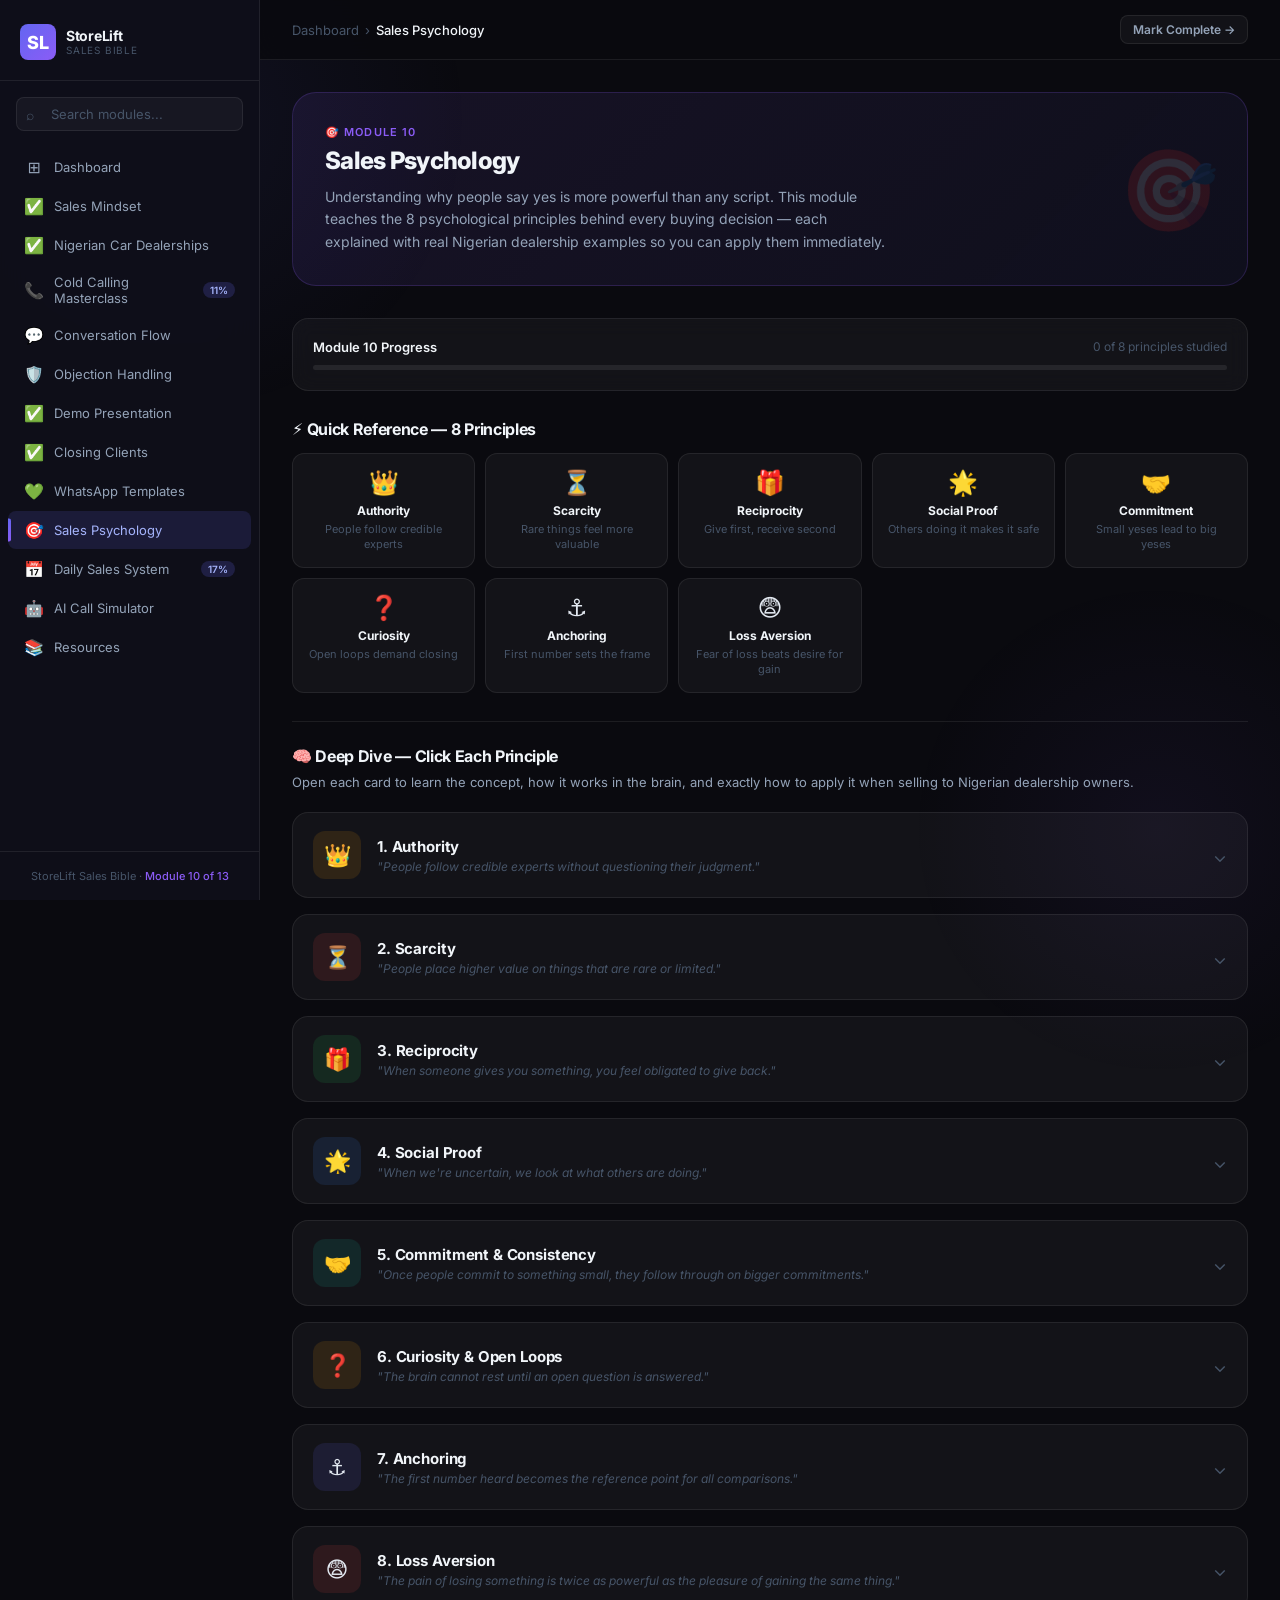
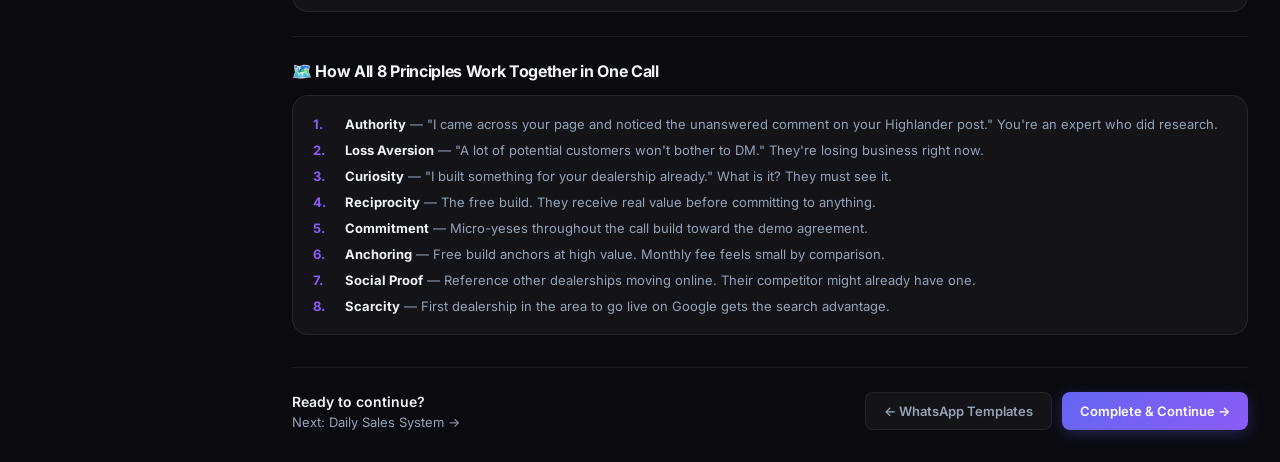
<file: psychology.html>
<!DOCTYPE html>
<html lang="en">
<head>
  <meta charset="UTF-8" />
  <meta name="viewport" content="width=device-width, initial-scale=1.0" />
  <title>Sales Psychology · StoreLift Sales Bible</title>
  <link rel="stylesheet" href="css/global.css" />
  <style>

    .psy-hero {
      background: linear-gradient(135deg, rgba(139,92,246,0.1), rgba(99,102,241,0.06));
      border: 1px solid rgba(139,92,246,0.2);
      border-radius: var(--radius-xl);
      padding: 32px;
      margin-bottom: 32px;
      position: relative;
      overflow: hidden;
    }
    .psy-hero::after {
      content: '🎯';
      position: absolute;
      right: 28px; top: 50%;
      transform: translateY(-50%);
      font-size: 80px;
      opacity: 0.12;
    }

    /* Principle cards */
    .principle-card {
      background: var(--bg-card);
      border: 1px solid var(--border);
      border-radius: var(--radius-lg);
      overflow: hidden;
      margin-bottom: 16px;
      transition: all var(--transition);
    }
    .principle-card:hover { border-color: var(--border-strong); }
    .principle-card.open { border-color: rgba(139,92,246,0.3); }

    .principle-header {
      display: flex;
      align-items: center;
      gap: 16px;
      padding: 18px 20px;
      cursor: pointer;
      transition: background var(--transition);
    }
    .principle-header:hover { background: var(--bg-card-hover); }

    .principle-icon-wrap {
      width: 48px;
      height: 48px;
      border-radius: var(--radius-md);
      display: flex;
      align-items: center;
      justify-content: center;
      font-size: 22px;
      flex-shrink: 0;
    }

    .principle-meta { flex: 1; }
    .principle-name {
      font-size: 15px;
      font-weight: 700;
      color: var(--text-primary);
      margin-bottom: 3px;
      letter-spacing: -0.01em;
    }
    .principle-hook {
      font-size: 12px;
      color: var(--text-muted);
      font-style: italic;
    }
    .principle-toggle {
      font-size: 18px;
      color: var(--text-muted);
      transition: transform var(--transition);
      flex-shrink: 0;
    }
    .principle-card.open .principle-toggle { transform: rotate(180deg); color: #c4b5fd; }

    .principle-body {
      max-height: 0;
      overflow: hidden;
      transition: max-height 0.4s ease;
    }
    .principle-card.open .principle-body { max-height: 1200px; }
    .principle-body-inner {
      border-top: 1px solid var(--border);
      padding: 20px;
    }

    /* Principle content layout */
    .principle-content { display: grid; grid-template-columns: 1fr 1fr; gap: 16px; }
    @media (max-width: 640px) { .principle-content { grid-template-columns: 1fr; } }

    .principle-explain {
      font-size: 13px;
      color: var(--text-secondary);
      line-height: 1.7;
      margin-bottom: 12px;
    }
    .principle-explain strong { color: var(--text-primary); font-weight: 600; }

    /* Example box */
    .example-box {
      background: rgba(0,0,0,0.2);
      border-radius: var(--radius-md);
      padding: 14px 16px;
    }
    .example-label {
      font-size: 10px;
      font-weight: 700;
      text-transform: uppercase;
      letter-spacing: 0.1em;
      margin-bottom: 8px;
    }
    .example-scenario {
      font-size: 12px;
      color: var(--text-muted);
      margin-bottom: 8px;
      font-weight: 600;
      text-transform: uppercase;
      letter-spacing: 0.06em;
    }
    .example-text {
      font-size: 13px;
      color: var(--text-secondary);
      font-style: italic;
      line-height: 1.6;
    }

    /* Warning box */
    .ethic-box {
      background: rgba(245,158,11,0.06);
      border: 1px solid rgba(245,158,11,0.2);
      border-radius: var(--radius-sm);
      padding: 10px 14px;
      font-size: 12px;
      color: var(--text-secondary);
      line-height: 1.55;
      margin-top: 12px;
    }
    .ethic-box::before { content: '⚠ Ethics note: '; color: #fcd34d; font-weight: 700; }

    /* Quick reference cheatsheet */
    .cheat-grid {
      display: grid;
      grid-template-columns: repeat(auto-fill, minmax(180px,1fr));
      gap: 10px;
    }
    .cheat-item {
      background: var(--bg-card);
      border: 1px solid var(--border);
      border-radius: var(--radius-md);
      padding: 14px;
      text-align: center;
      transition: all var(--transition);
      cursor: default;
    }
    .cheat-item:hover { background: var(--bg-card-hover); border-color: var(--border-strong); }
    .cheat-emoji { font-size: 24px; margin-bottom: 6px; display: block; }
    .cheat-name { font-size: 12px; font-weight: 700; color: var(--text-primary); margin-bottom: 4px; }
    .cheat-one-liner { font-size: 11px; color: var(--text-muted); line-height: 1.4; }

    /* Progress indicator */
    .opened-track {
      font-size: 12px;
      color: var(--text-muted);
      margin-bottom: 8px;
    }

  </style>
</head>
<body>
<div class="sidebar-overlay"></div>
<div class="app-layout">

  <aside class="sidebar">
    <div class="sidebar-logo">
      <div class="logo-mark">
        <div class="logo-icon">SL</div>
        <div class="logo-text">
          <div class="logo-name">StoreLift</div>
          <div class="logo-sub">Sales Bible</div>
        </div>
      </div>
    </div>
    <div class="sidebar-search">
      <div class="search-wrap">
        <span class="search-icon">⌕</span>
        <input type="text" id="sidebar-search" placeholder="Search modules..." />
      </div>
    </div>
    <nav class="sidebar-nav" id="sidebar-nav"></nav>
    <div class="sidebar-footer">
      <div class="sidebar-footer-info">StoreLift Sales Bible · <span>Module 10 of 13</span></div>
    </div>
  </aside>

  <main class="main-content">
    <header class="topbar">
      <div class="topbar-left">
        <button class="hamburger"><span></span><span></span><span></span></button>
        <div class="topbar-breadcrumb">
          <a href="index.html" style="color:var(--text-muted);text-decoration:none;">Dashboard</a>
          <span>›</span>
          <span class="current">Sales Psychology</span>
        </div>
      </div>
      <div class="topbar-right">
        <button class="btn btn-ghost btn-sm" onclick="completeAndNext()">Mark Complete →</button>
      </div>
    </header>

    <div class="page-content">

      <div class="psy-hero animate-in">
        <div class="page-eyebrow">🎯 Module 10</div>
        <h1 class="page-title" style="font-size:24px;margin-bottom:10px;">Sales Psychology</h1>
        <p class="page-subtitle" style="max-width:560px;">Understanding why people say yes is more powerful than any script. This module teaches the 8 psychological principles behind every buying decision — each explained with real Nigerian dealership examples so you can apply them immediately.</p>
      </div>

      <!-- Progress -->
      <div class="glass-card animate-in-delay-1" style="padding:20px;margin-bottom:28px;">
        <div style="display:flex;align-items:center;justify-content:space-between;margin-bottom:10px;">
          <div style="font-size:13px;font-weight:600;color:var(--text-primary);">Module 10 Progress</div>
          <div style="font-size:12px;color:var(--text-muted);" id="section-count">0 of 8 principles studied</div>
        </div>
        <div class="progress-track">
          <div class="progress-fill" id="module-progress-fill" style="width:0%"></div>
        </div>
      </div>

      <!-- Quick reference cheatsheet -->
      <div class="animate-in-delay-1" style="margin-bottom:28px;">
        <div class="section-title" style="margin-bottom:14px;">⚡ Quick Reference — 8 Principles</div>
        <div class="cheat-grid">
          <div class="cheat-item"><span class="cheat-emoji">👑</span><div class="cheat-name">Authority</div><div class="cheat-one-liner">People follow credible experts</div></div>
          <div class="cheat-item"><span class="cheat-emoji">⏳</span><div class="cheat-name">Scarcity</div><div class="cheat-one-liner">Rare things feel more valuable</div></div>
          <div class="cheat-item"><span class="cheat-emoji">🎁</span><div class="cheat-name">Reciprocity</div><div class="cheat-one-liner">Give first, receive second</div></div>
          <div class="cheat-item"><span class="cheat-emoji">🌟</span><div class="cheat-name">Social Proof</div><div class="cheat-one-liner">Others doing it makes it safe</div></div>
          <div class="cheat-item"><span class="cheat-emoji">🤝</span><div class="cheat-name">Commitment</div><div class="cheat-one-liner">Small yeses lead to big yeses</div></div>
          <div class="cheat-item"><span class="cheat-emoji">❓</span><div class="cheat-name">Curiosity</div><div class="cheat-one-liner">Open loops demand closing</div></div>
          <div class="cheat-item"><span class="cheat-emoji">⚓</span><div class="cheat-name">Anchoring</div><div class="cheat-one-liner">First number sets the frame</div></div>
          <div class="cheat-item"><span class="cheat-emoji">😨</span><div class="cheat-name">Loss Aversion</div><div class="cheat-one-liner">Fear of loss beats desire for gain</div></div>
        </div>
      </div>

      <div class="divider"></div>

      <!-- ── 8 PRINCIPLES ── -->
      <div class="animate-in" style="margin-bottom:8px;">
        <div class="section-title" style="margin-bottom:6px;">🧠 Deep Dive — Click Each Principle</div>
        <div class="section-desc" style="margin-bottom:20px;">Open each card to learn the concept, how it works in the brain, and exactly how to apply it when selling to Nigerian dealership owners.</div>
      </div>

      <!-- 1. AUTHORITY -->
      <div class="principle-card" id="p1">
        <div class="principle-header" onclick="togglePrinciple('p1')">
          <div class="principle-icon-wrap" style="background:rgba(245,158,11,0.12);">👑</div>
          <div class="principle-meta">
            <div class="principle-name">1. Authority</div>
            <div class="principle-hook">"People follow credible experts without questioning their judgment."</div>
          </div>
          <span class="principle-toggle">⌄</span>
        </div>
        <div class="principle-body">
          <div class="principle-body-inner">
            <div class="principle-content">
              <div>
                <div class="principle-explain">
                  <strong>The principle:</strong> When someone is perceived as an authority — an expert, a specialist, someone with specific knowledge — people naturally defer to their recommendations. We're wired this way. It reduces the mental effort of decision-making.
                  <br/><br/>
                  <strong>Why it matters for StoreLift:</strong> You are calling a dealership owner as a web design expert. The moment you speak with specific knowledge about their business — mentioning their exact Instagram engagement issues, naming a specific car they posted, explaining why their Google visibility is zero — you establish authority before you've sold anything.
                  <br/><br/>
                  <strong>The authority signal:</strong> Specific knowledge beats generic claims every time. "I've worked with dealerships" is weak. "I noticed your Highlander post got 200 likes but the comments were full of unanswered price questions" is authoritative.
                </div>
                <div class="ethic-box">Use real observations — never fabricate expertise or fake credentials. Authority built on truth sustains relationships. Authority built on lies collapses at the first question.</div>
              </div>
              <div>
                <div class="example-box">
                  <div class="example-label" style="color:#fcd34d;">🚗 Dealership Example</div>
                  <div class="example-scenario">Weak (no authority)</div>
                  <div class="example-text">"I build websites for businesses."</div>
                  <br/>
                  <div class="example-scenario">Strong (authority established)</div>
                  <div class="example-text">"I came across your page this morning and I noticed you posted a 2020 Highlander last Tuesday. Someone in the comments asked for the price three hours ago and it's still unanswered. That's a customer who moved on. I built a solution for exactly this problem."</div>
                </div>
                <div class="example-box" style="margin-top:10px;">
                  <div class="example-label" style="color:#fcd34d;">💡 How to build it</div>
                  <div class="example-text">• Research each dealership before calling<br/>• Reference specific cars, posts, or comments<br/>• Speak in outcomes they understand (lost customers, unanswered DMs)<br/>• Share your portfolio early in the relationship<br/>• Use dealership-specific language, not tech jargon</div>
                </div>
              </div>
            </div>
          </div>
        </div>
      </div>

      <!-- 2. SCARCITY -->
      <div class="principle-card" id="p2">
        <div class="principle-header" onclick="togglePrinciple('p2')">
          <div class="principle-icon-wrap" style="background:rgba(239,68,68,0.12);">⏳</div>
          <div class="principle-meta">
            <div class="principle-name">2. Scarcity</div>
            <div class="principle-hook">"People place higher value on things that are rare or limited."</div>
          </div>
          <span class="principle-toggle">⌄</span>
        </div>
        <div class="principle-body">
          <div class="principle-body-inner">
            <div class="principle-content">
              <div>
                <div class="principle-explain">
                  <strong>The principle:</strong> When something is limited — in time, quantity, or access — the brain automatically assigns it more value. This is why "limited offer" works, why people rush to buy when stock is low, and why exclusivity feels desirable.
                  <br/><br/>
                  <strong>For StoreLift:</strong> The honest scarcity in your model is competitive positioning. You're building websites for dealerships in the same city. The first one to go live on Google gets indexed first, ranks first, and gets the search traffic first. That is real, honest scarcity.
                  <br/><br/>
                  <strong>Important:</strong> Never manufacture fake scarcity ("only 2 slots left this month" if that's not true). Nigerian business owners are sharp — they will sense dishonesty. Real scarcity is more than enough.
                </div>
                <div class="ethic-box">Only use scarcity that is genuinely true. If you're actually building for multiple dealerships in the same area, that IS scarce positioning. Never invent limits you don't have.</div>
              </div>
              <div>
                <div class="example-box">
                  <div class="example-label" style="color:#fca5a5;">🚗 Dealership Example</div>
                  <div class="example-scenario">Real scarcity in your pitch</div>
                  <div class="example-text">"I'm currently building websites for a few dealerships in Lagos. The one that goes live first will be indexed on Google before the others — that's a real advantage for capturing search traffic. You'd be ahead of your direct competition the moment we launch."</div>
                  <br/>
                  <div class="example-scenario">Scarcity in follow-up</div>
                  <div class="example-text">"Just so you know — I spoke to another Lekki dealership last week about the same thing. I'd love for yours to be the one that gets there first."</div>
                </div>
              </div>
            </div>
          </div>
        </div>
      </div>

      <!-- 3. RECIPROCITY -->
      <div class="principle-card" id="p3">
        <div class="principle-header" onclick="togglePrinciple('p3')">
          <div class="principle-icon-wrap" style="background:rgba(34,197,94,0.12);">🎁</div>
          <div class="principle-meta">
            <div class="principle-name">3. Reciprocity</div>
            <div class="principle-hook">"When someone gives you something, you feel obligated to give back."</div>
          </div>
          <span class="principle-toggle">⌄</span>
        </div>
        <div class="principle-body">
          <div class="principle-body-inner">
            <div class="principle-content">
              <div>
                <div class="principle-explain">
                  <strong>The principle:</strong> Reciprocity is one of the most powerful forces in human social behaviour. When someone does something for us, we feel a deep psychological need to reciprocate. This is not manipulation — it is how human communities function and how trust is built.
                  <br/><br/>
                  <strong>For StoreLift:</strong> Your entire business model is built on reciprocity. You build a fully functional website for free — investing real time and skill — before asking for anything. This creates a powerful sense of obligation and gratitude. The prospect has received something valuable with no strings attached. Saying no after that feels socially uncomfortable.
                  <br/><br/>
                  <strong>The key insight:</strong> The gift must feel genuine. A rushed, low-effort website doesn't trigger reciprocity — it triggers skepticism. A beautiful, professionally built website that clearly took time? That triggers a genuine desire to give back.
                </div>
              </div>
              <div>
                <div class="example-box">
                  <div class="example-label" style="color:#86efac;">🚗 Dealership Example</div>
                  <div class="example-scenario">Reciprocity in action</div>
                  <div class="example-text">"I spent two days building this website for your dealership specifically — before you committed to anything or even knew I existed. I did that because I genuinely believe it will help your business. Take a look, and if you think it's good work, let's talk about keeping it live."</div>
                  <br/>
                  <div class="example-scenario">Why it works for Nigerian culture</div>
                  <div class="example-text">Nigerian business culture values gesture and relationship. Someone who gives first — without demanding something in return immediately — is seen as trustworthy. Your free build is the single most powerful trust-building action in your entire sales process.</div>
                </div>
              </div>
            </div>
          </div>
        </div>
      </div>

      <!-- 4. SOCIAL PROOF -->
      <div class="principle-card" id="p4">
        <div class="principle-header" onclick="togglePrinciple('p4')">
          <div class="principle-icon-wrap" style="background:rgba(59,130,246,0.12);">🌟</div>
          <div class="principle-meta">
            <div class="principle-name">4. Social Proof</div>
            <div class="principle-hook">"When we're uncertain, we look at what others are doing."</div>
          </div>
          <span class="principle-toggle">⌄</span>
        </div>
        <div class="principle-body">
          <div class="principle-body-inner">
            <div class="principle-content">
              <div>
                <div class="principle-explain">
                  <strong>The principle:</strong> In situations of uncertainty, humans default to copying the behaviour of others — especially people similar to themselves. If other dealerships are getting websites, it must be a good idea. If your competitor has one, you need one too.
                  <br/><br/>
                  <strong>For StoreLift early stage:</strong> You may not have many clients yet — but you can still use social proof effectively. Reference general market trends ("more Nigerian dealerships are building websites as Instagram reach declines"), mention that competitors in their area may already be doing this, and as you build clients, actively collect testimonials to use in future calls.
                  <br/><br/>
                  <strong>The fastest social proof you can build:</strong> Screenshot a positive WhatsApp message from any client who was happy. That single screenshot on a call is more convincing than a thousand claims.
                </div>
                <div class="ethic-box">Never fabricate testimonials or reference clients you don't have. Start collecting real ones from your first happy client — even a one-sentence WhatsApp message is powerful.</div>
              </div>
              <div>
                <div class="example-box">
                  <div class="example-label" style="color:#93c5fd;">🚗 Dealership Example</div>
                  <div class="example-scenario">With no clients yet</div>
                  <div class="example-text">"Dealerships across Nigeria are beginning to move online as Instagram organic reach keeps declining. The ones who build their web presence now will own that space — the ones who wait will be playing catch-up."</div>
                  <br/>
                  <div class="example-scenario">With 1–2 clients</div>
                  <div class="example-text">"I recently built a website for a dealership in [City] — within the first month they started getting structured enquiries from Google that they'd never seen before. Customers they wouldn't have found through Instagram."</div>
                  <br/>
                  <div class="example-scenario">Competitive social proof</div>
                  <div class="example-text">"I noticed [Competitor Dealership] recently got a website up. They're already showing on Google for searches in your area."</div>
                </div>
              </div>
            </div>
          </div>
        </div>
      </div>

      <!-- 5. COMMITMENT -->
      <div class="principle-card" id="p5">
        <div class="principle-header" onclick="togglePrinciple('p5')">
          <div class="principle-icon-wrap" style="background:rgba(20,184,166,0.12);">🤝</div>
          <div class="principle-meta">
            <div class="principle-name">5. Commitment & Consistency</div>
            <div class="principle-hook">"Once people commit to something small, they follow through on bigger commitments."</div>
          </div>
          <span class="principle-toggle">⌄</span>
        </div>
        <div class="principle-body">
          <div class="principle-body-inner">
            <div class="principle-content">
              <div>
                <div class="principle-explain">
                  <strong>The principle:</strong> People have a deep psychological need to be consistent with their prior commitments and self-image. Once someone takes a small step — agrees to watch a demo, admits they have a problem — they become much more likely to take the next step. Each yes makes the next yes easier.
                  <br/><br/>
                  <strong>For StoreLift:</strong> Your call structure is designed around micro-commitments. "Is this [Name]?" (yes) → "You're the owner?" (yes) → "You handle decisions about the dealership's online presence?" (yes) → "Can I show you something I built?" (yes) → "Are mornings or afternoons better?" (they answer). Each agreement builds momentum toward the final yes.
                  <br/><br/>
                  <strong>The consistency trap:</strong> If a prospect says "I'll look at it over the weekend," they've made a public commitment. Follow up directly: "Great — I'll reach out Monday morning to hear your thoughts." Now they have a social obligation to have looked at it.
                </div>
              </div>
              <div>
                <div class="example-box">
                  <div class="example-label" style="color:#5eead4;">🚗 Dealership Example</div>
                  <div class="example-scenario">The micro-commitment chain</div>
                  <div class="example-text">
                    You: "Is this Mr Emeka?" → Yes<br/>
                    You: "You manage the dealership?" → Yes<br/>
                    You: "You handle decisions about online presence?" → Yes<br/>
                    You: "Can I show you something I built for you?" → Okay<br/>
                    You: "Mornings or afternoons better?" → Mornings<br/><br/>
                    Each yes makes the next yes psychologically easier. By the time you ask for the demo appointment, they've already said yes five times.
                  </div>
                </div>
              </div>
            </div>
          </div>
        </div>
      </div>

      <!-- 6. CURIOSITY -->
      <div class="principle-card" id="p6">
        <div class="principle-header" onclick="togglePrinciple('p6')">
          <div class="principle-icon-wrap" style="background:rgba(245,158,11,0.12);">❓</div>
          <div class="principle-meta">
            <div class="principle-name">6. Curiosity & Open Loops</div>
            <div class="principle-hook">"The brain cannot rest until an open question is answered."</div>
          </div>
          <span class="principle-toggle">⌄</span>
        </div>
        <div class="principle-body">
          <div class="principle-body-inner">
            <div class="principle-content">
              <div>
                <div class="principle-explain">
                  <strong>The principle:</strong> The human brain is deeply uncomfortable with unanswered questions — open loops. Once a question is raised, there is a neurological drive to close it. This is why cliffhangers work in TV, why "I have good news and bad news" makes people lean in, and why mystery outperforms explanation in sales.
                  <br/><br/>
                  <strong>For StoreLift:</strong> "I built something for your dealership already" is the most powerful open loop in your pitch. It raises an immediate question in their mind — "what did you build? what does it look like?" — that they cannot answer without agreeing to the demo. The curiosity drives them forward.
                  <br/><br/>
                  <strong>What to avoid:</strong> Closing your own loops too early. If you explain everything on the cold call — what the website looks like, all the features, how it works — you kill the curiosity and remove their reason to watch the demo.
                </div>
              </div>
              <div>
                <div class="example-box">
                  <div class="example-label" style="color:#fcd34d;">🚗 Dealership Example</div>
                  <div class="example-scenario">Open loop in the opening</div>
                  <div class="example-text">"I have some good news and some bad news about your dealership's online presence. The good news is your inventory looks great. The bad news is... [pause] most of the people who could buy from you right now can't find you."</div>
                  <br/>
                  <div class="example-scenario">Open loop to book demo</div>
                  <div class="example-text">"I already built something for you — it's much better seen than described. Give me 15 minutes and you'll understand exactly what I mean."</div>
                  <br/>
                  <div class="example-scenario">Open loop in follow-up</div>
                  <div class="example-text">"I made a few updates to your website since we last spoke — I think you're going to like the new inventory section."</div>
                </div>
              </div>
            </div>
          </div>
        </div>
      </div>

      <!-- 7. ANCHORING -->
      <div class="principle-card" id="p7">
        <div class="principle-header" onclick="togglePrinciple('p7')">
          <div class="principle-icon-wrap" style="background:rgba(99,102,241,0.12);">⚓</div>
          <div class="principle-meta">
            <div class="principle-name">7. Anchoring</div>
            <div class="principle-hook">"The first number heard becomes the reference point for all comparisons."</div>
          </div>
          <span class="principle-toggle">⌄</span>
        </div>
        <div class="principle-body">
          <div class="principle-body-inner">
            <div class="principle-content">
              <div>
                <div class="principle-explain">
                  <strong>The principle:</strong> When people make decisions involving numbers, the first number they encounter becomes a psychological anchor that all other numbers are compared against. If you hear ₦500,000 first, then ₦50,000 feels cheap. If you hear ₦5,000 first, then ₦50,000 feels expensive.
                  <br/><br/>
                  <strong>For StoreLift:</strong> Before you state your hosting price, always anchor to something larger. The cost of running Instagram ads (₦50k–₦200k/month), the profit from a single car sale (₦200k–₦500k+), or the cost of hiring a full-time social media manager. Against these anchors, your monthly retainer feels minimal.
                  <br/><br/>
                  <strong>The free build anchor:</strong> By stating that the website build is free (which is genuinely a ₦100,000–₦500,000 value), you anchor the entire conversation at a high value point before introducing the monthly cost. The prospect is unconsciously comparing against the build value, not against zero.
                </div>
              </div>
              <div>
                <div class="example-box">
                  <div class="example-label" style="color:#a5b4fc;">🚗 Dealership Example</div>
                  <div class="example-scenario">Anchoring before pricing</div>
                  <div class="example-text">"The website build itself — everything you've seen — would normally cost ₦200,000–₦400,000 from a design agency. That's yours, completely built, at no charge. What we put in place is a small monthly arrangement of ₦[X] for hosting and maintenance."</div>
                  <br/>
                  <div class="example-scenario">Ad spend anchor</div>
                  <div class="example-text">"You mentioned you spend ₦100,000 per month on Instagram ads. The hosting for a website that makes those ads convert properly is ₦[X] per month — less than a tenth of what you're already spending."</div>
                  <br/>
                  <div class="example-scenario">Car sale anchor</div>
                  <div class="example-text">"What's your margin on a typical saloon car? [They say ₦300,000+]. So the website pays for itself in the first week if it brings you just one extra enquiry."</div>
                </div>
              </div>
            </div>
          </div>
        </div>
      </div>

      <!-- 8. LOSS AVERSION -->
      <div class="principle-card" id="p8">
        <div class="principle-header" onclick="togglePrinciple('p8')">
          <div class="principle-icon-wrap" style="background:rgba(239,68,68,0.12);">😨</div>
          <div class="principle-meta">
            <div class="principle-name">8. Loss Aversion</div>
            <div class="principle-hook">"The pain of losing something is twice as powerful as the pleasure of gaining the same thing."</div>
          </div>
          <span class="principle-toggle">⌄</span>
        </div>
        <div class="principle-body">
          <div class="principle-body-inner">
            <div class="principle-content">
              <div>
                <div class="principle-explain">
                  <strong>The principle:</strong> Losing ₦10,000 feels roughly twice as bad as gaining ₦10,000 feels good. This is one of the most replicated findings in behavioural psychology. People are motivated far more by the prospect of avoiding a loss than by gaining an equivalent reward.
                  <br/><br/>
                  <strong>For StoreLift:</strong> Instead of only talking about what they'll gain (more customers, better leads), also frame what they're currently losing without a website. Every day without a website is a day where customers searching Google at night can't find them. Every day a competitor has a website and they don't is a day of lost market share.
                  <br/><br/>
                  <strong>The pain point frame:</strong> Your "I noticed your Instagram post had unanswered price questions" opener is a loss aversion trigger. You're pointing at real business they're losing right now — not hypothetical future gains.
                </div>
                <div class="ethic-box">Frame real losses honestly — don't fabricate problems or exaggerate. Loss aversion is powerful; using it dishonestly breaks trust permanently. Their real, observable pain is more than enough.</div>
              </div>
              <div>
                <div class="example-box">
                  <div class="example-label" style="color:#fca5a5;">🚗 Dealership Example</div>
                  <div class="example-scenario">Loss frame (stronger than gain frame)</div>
                  <div class="example-text">
                    <strong>Gain frame (weaker):</strong><br/>
                    "A website could bring you more customers."<br/><br/>
                    <strong>Loss frame (stronger):</strong><br/>
                    "Right now, every time someone searches Google for a car dealer in [City] at 11pm, your dealership doesn't exist. Those are real customers with real money going to whoever shows up. That's happening tonight."
                  </div>
                  <br/>
                  <div class="example-scenario">Loss aversion in objection handling</div>
                  <div class="example-text">"Every week without a website is another week where customers searching Google find your competitors instead of you. The good news is — we can fix that in 48 hours."</div>
                </div>
              </div>
            </div>
          </div>
        </div>
      </div>

      <div class="divider"></div>

      <!-- Application summary -->
      <div class="animate-in" style="margin-bottom:32px;">
        <div class="section-title" style="margin-bottom:14px;">🗺️ How All 8 Principles Work Together in One Call</div>
        <div class="glass-card" style="padding:20px;">
          <div style="display:flex;flex-direction:column;gap:10px;">
            <div style="display:flex;gap:12px;align-items:flex-start;font-size:13px;">
              <span style="color:var(--purple);font-weight:700;flex-shrink:0;width:20px;">1.</span>
              <div><strong style="color:var(--text-primary);">Authority</strong> <span style="color:var(--text-secondary);">— "I came across your page and noticed the unanswered comment on your Highlander post." You're an expert who did research.</span></div>
            </div>
            <div style="display:flex;gap:12px;align-items:flex-start;font-size:13px;">
              <span style="color:var(--purple);font-weight:700;flex-shrink:0;width:20px;">2.</span>
              <div><strong style="color:var(--text-primary);">Loss Aversion</strong> <span style="color:var(--text-secondary);">— "A lot of potential customers won't bother to DM." They're losing business right now.</span></div>
            </div>
            <div style="display:flex;gap:12px;align-items:flex-start;font-size:13px;">
              <span style="color:var(--purple);font-weight:700;flex-shrink:0;width:20px;">3.</span>
              <div><strong style="color:var(--text-primary);">Curiosity</strong> <span style="color:var(--text-secondary);">— "I built something for your dealership already." What is it? They must see it.</span></div>
            </div>
            <div style="display:flex;gap:12px;align-items:flex-start;font-size:13px;">
              <span style="color:var(--purple);font-weight:700;flex-shrink:0;width:20px;">4.</span>
              <div><strong style="color:var(--text-primary);">Reciprocity</strong> <span style="color:var(--text-secondary);">— The free build. They receive real value before committing to anything.</span></div>
            </div>
            <div style="display:flex;gap:12px;align-items:flex-start;font-size:13px;">
              <span style="color:var(--purple);font-weight:700;flex-shrink:0;width:20px;">5.</span>
              <div><strong style="color:var(--text-primary);">Commitment</strong> <span style="color:var(--text-secondary);">— Micro-yeses throughout the call build toward the demo agreement.</span></div>
            </div>
            <div style="display:flex;gap:12px;align-items:flex-start;font-size:13px;">
              <span style="color:var(--purple);font-weight:700;flex-shrink:0;width:20px;">6.</span>
              <div><strong style="color:var(--text-primary);">Anchoring</strong> <span style="color:var(--text-secondary);">— Free build anchors at high value. Monthly fee feels small by comparison.</span></div>
            </div>
            <div style="display:flex;gap:12px;align-items:flex-start;font-size:13px;">
              <span style="color:var(--purple);font-weight:700;flex-shrink:0;width:20px;">7.</span>
              <div><strong style="color:var(--text-primary);">Social Proof</strong> <span style="color:var(--text-secondary);">— Reference other dealerships moving online. Their competitor might already have one.</span></div>
            </div>
            <div style="display:flex;gap:12px;align-items:flex-start;font-size:13px;">
              <span style="color:var(--purple);font-weight:700;flex-shrink:0;width:20px;">8.</span>
              <div><strong style="color:var(--text-primary);">Scarcity</strong> <span style="color:var(--text-secondary);">— First dealership in the area to go live on Google gets the search advantage.</span></div>
            </div>
          </div>
        </div>
      </div>

      <div class="divider"></div>

      <div style="display:flex;align-items:center;justify-content:space-between;flex-wrap:wrap;gap:12px;">
        <div>
          <div style="font-size:14px;font-weight:600;color:var(--text-primary);margin-bottom:4px;">Ready to continue?</div>
          <div style="font-size:13px;color:var(--text-secondary);">Next: Daily Sales System →</div>
        </div>
        <div style="display:flex;gap:10px;">
          <a href="whatsapp.html" class="btn btn-ghost">← WhatsApp Templates</a>
          <button class="btn btn-primary" onclick="completeAndNext()">Complete & Continue →</button>
        </div>
      </div>

    </div>
  </main>
</div>

<div class="toast"></div>
<script src="js/app.js"></script>
<script>
  const openPrinciples = new Set();
  const TOTAL = 8;

  function togglePrinciple(id) {
    const card = document.getElementById(id);
    const isOpen = card.classList.contains('open');
    card.classList.toggle('open', !isOpen);
    if (!isOpen) { openPrinciples.add(id); } else { openPrinciples.delete(id); }
    updateProgress();
  }

  function updateProgress() {
    const pct = Math.round((openPrinciples.size / TOTAL) * 100);
    document.getElementById('module-progress-fill').style.width = pct + '%';
    document.getElementById('section-count').textContent = `${openPrinciples.size} of ${TOTAL} principles studied`;
    setModuleProgress('psychology', pct);
  }

  document.addEventListener('DOMContentLoaded', () => {
    initSidebar('psychology');
    const saved = getModuleProgress('psychology');
    if (saved > 0) document.getElementById('module-progress-fill').style.width = saved + '%';
  });

  function completeAndNext() {
    markModuleComplete('psychology');
    showToast('Module 10 complete! Moving to Daily Sales System...');
    setTimeout(() => location.href = 'daily-system.html', 1200);
  }
</script>
</body>
</html>
</file>
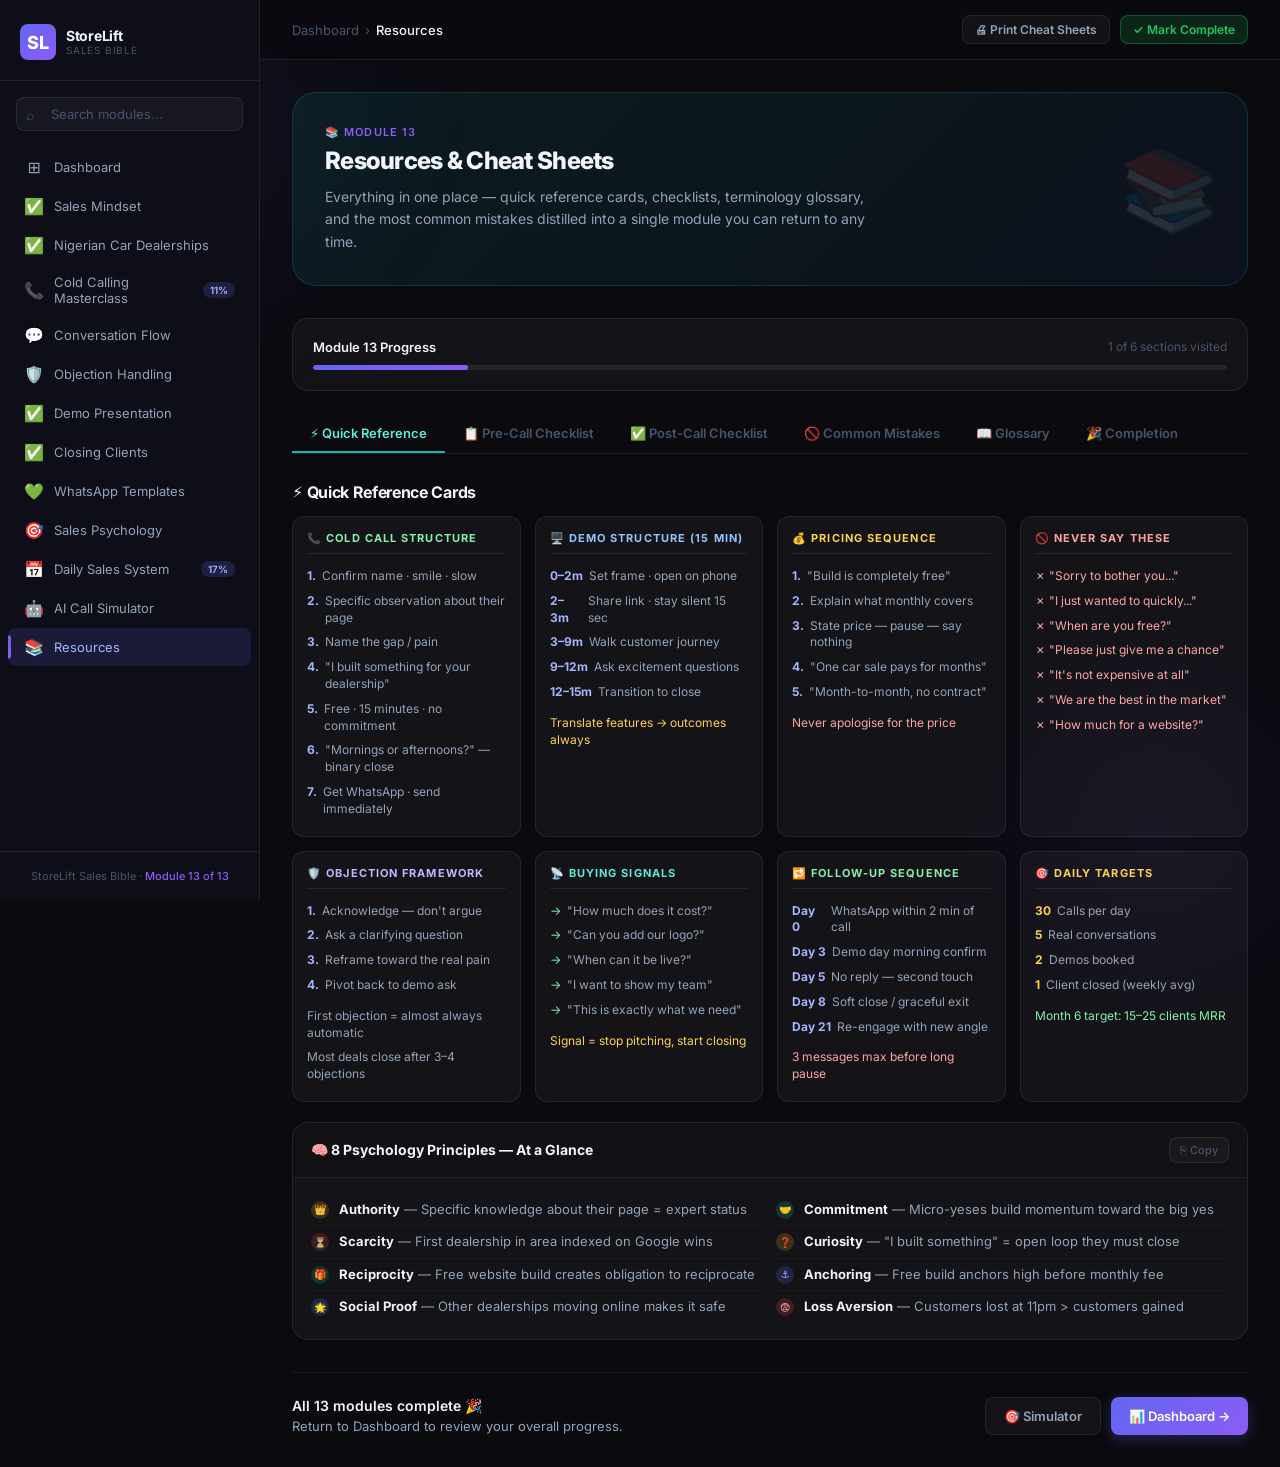
<file: resources.html>
<!DOCTYPE html>
<html lang="en">
<head>
  <meta charset="UTF-8" />
  <meta name="viewport" content="width=device-width, initial-scale=1.0" />
  <title>Resources · StoreLift Sales Bible</title>
  <link rel="stylesheet" href="css/global.css" />
  <style>

    .res-hero {
      background: linear-gradient(135deg, rgba(20,184,166,0.1), rgba(59,130,246,0.06));
      border: 1px solid rgba(20,184,166,0.2);
      border-radius: var(--radius-xl);
      padding: 32px;
      margin-bottom: 32px;
      position: relative;
      overflow: hidden;
    }
    .res-hero::after {
      content: '📚';
      position: absolute;
      right: 28px; top: 50%;
      transform: translateY(-50%);
      font-size: 80px;
      opacity: 0.12;
    }

    /* Tab bar */
    .tab-bar {
      display: flex;
      gap: 0;
      border-bottom: 1px solid var(--border);
      margin-bottom: 28px;
      overflow-x: auto;
    }
    .tab-btn {
      padding: 10px 18px;
      font-size: 13px;
      font-weight: 600;
      color: var(--text-muted);
      border: none;
      background: none;
      cursor: pointer;
      border-bottom: 2px solid transparent;
      transition: all var(--transition);
      white-space: nowrap;
      flex-shrink: 0;
    }
    .tab-btn:hover { color: var(--text-secondary); }
    .tab-btn.active { color: #5eead4; border-bottom-color: var(--teal); }
    .tab-panel { display: none; }
    .tab-panel.active { display: block; }

    /* Cheat sheet cards */
    .cheat-card {
      background: var(--bg-card);
      border: 1px solid var(--border);
      border-radius: var(--radius-lg);
      overflow: hidden;
      margin-bottom: 16px;
    }
    .cheat-header {
      padding: 14px 18px;
      border-bottom: 1px solid var(--border);
      display: flex;
      align-items: center;
      justify-content: space-between;
      gap: 10px;
      background: rgba(0,0,0,0.15);
    }
    .cheat-title {
      font-size: 14px;
      font-weight: 700;
      color: var(--text-primary);
      display: flex;
      align-items: center;
      gap: 8px;
    }
    .cheat-body { padding: 16px 18px; }

    /* Quick ref list */
    .qr-list { display: flex; flex-direction: column; gap: 6px; }
    .qr-item {
      display: flex;
      gap: 10px;
      align-items: flex-start;
      font-size: 13px;
      color: var(--text-secondary);
      line-height: 1.5;
      padding: 6px 0;
      border-bottom: 1px solid rgba(255,255,255,0.03);
    }
    .qr-item:last-child { border-bottom: none; }
    .qr-bullet {
      width: 18px; height: 18px;
      border-radius: 50%;
      display: flex; align-items: center; justify-content: center;
      font-size: 10px;
      font-weight: 700;
      flex-shrink: 0;
      margin-top: 1px;
    }
    .qr-item strong { color: var(--text-primary); }

    /* Two-col lists */
    .two-col { display: grid; grid-template-columns: 1fr 1fr; gap: 12px; }
    @media(max-width:640px) { .two-col { grid-template-columns: 1fr; } }

    /* Glossary */
    .glossary-item {
      padding: 10px 0;
      border-bottom: 1px solid rgba(255,255,255,0.04);
      display: flex;
      gap: 14px;
    }
    .glossary-item:last-child { border-bottom: none; }
    .glossary-term {
      font-size: 13px;
      font-weight: 700;
      color: var(--text-primary);
      min-width: 140px;
      flex-shrink: 0;
    }
    .glossary-def {
      font-size: 13px;
      color: var(--text-secondary);
      line-height: 1.55;
    }

    /* Mistake cards */
    .mistake-item {
      background: rgba(239,68,68,0.04);
      border: 1px solid rgba(239,68,68,0.12);
      border-radius: var(--radius-md);
      padding: 14px 16px;
      margin-bottom: 10px;
    }
    .mistake-title {
      font-size: 13px;
      font-weight: 700;
      color: #fca5a5;
      margin-bottom: 6px;
      display: flex;
      gap: 8px;
    }
    .mistake-fix {
      font-size: 13px;
      color: var(--text-secondary);
      line-height: 1.55;
      display: flex;
      gap: 8px;
    }
    .mistake-fix::before { content: '→'; color: var(--green); font-weight: 700; flex-shrink: 0; }

    /* Quick reference card — compact single-page */
    .quick-ref-grid {
      display: grid;
      grid-template-columns: repeat(auto-fit, minmax(220px,1fr));
      gap: 14px;
    }
    .quick-ref-box {
      background: var(--bg-card);
      border: 1px solid var(--border);
      border-radius: var(--radius-md);
      padding: 14px;
    }
    .quick-ref-box-title {
      font-size: 11px;
      font-weight: 700;
      text-transform: uppercase;
      letter-spacing: 0.1em;
      margin-bottom: 10px;
      padding-bottom: 8px;
      border-bottom: 1px solid var(--border);
    }
    .quick-ref-line {
      font-size: 12px;
      color: var(--text-secondary);
      padding: 4px 0;
      display: flex;
      gap: 6px;
      line-height: 1.4;
    }

    /* Completion banner */
    .completion-banner {
      background: linear-gradient(135deg, rgba(34,197,94,0.12), rgba(20,184,166,0.08));
      border: 1px solid rgba(34,197,94,0.25);
      border-radius: var(--radius-xl);
      padding: 32px;
      text-align: center;
      margin-bottom: 24px;
    }
    .completion-icon { font-size: 56px; margin-bottom: 12px; }
    .completion-title { font-size: 24px; font-weight: 800; color: var(--text-primary); margin-bottom: 8px; letter-spacing: -0.02em; }
    .completion-sub { font-size: 14px; color: var(--text-secondary); line-height: 1.6; max-width: 480px; margin: 0 auto 20px; }
    .completion-stats { display: flex; gap: 16px; justify-content: center; flex-wrap: wrap; margin-bottom: 24px; }
    .comp-stat { background: rgba(255,255,255,0.06); border: 1px solid rgba(255,255,255,0.1); border-radius: var(--radius-md); padding: 12px 20px; text-align: center; }
    .comp-stat-num { font-size: 28px; font-weight: 800; color: #86efac; letter-spacing: -0.02em; display: block; }
    .comp-stat-label { font-size: 11px; color: var(--text-muted); }

    /* Print styles for cheat sheet */
    @media print {
      .sidebar, .topbar, .tab-bar, .sim-hero, .res-hero, .btn, .completion-banner { display: none !important; }
      .main-content { margin-left: 0 !important; }
      .quick-ref-grid { page-break-inside: avoid; }
    }

  </style>
</head>
<body>
<div class="sidebar-overlay"></div>
<div class="app-layout">

  <aside class="sidebar">
    <div class="sidebar-logo">
      <div class="logo-mark">
        <div class="logo-icon">SL</div>
        <div class="logo-text">
          <div class="logo-name">StoreLift</div>
          <div class="logo-sub">Sales Bible</div>
        </div>
      </div>
    </div>
    <div class="sidebar-search">
      <div class="search-wrap">
        <span class="search-icon">⌕</span>
        <input type="text" id="sidebar-search" placeholder="Search modules..." />
      </div>
    </div>
    <nav class="sidebar-nav" id="sidebar-nav"></nav>
    <div class="sidebar-footer">
      <div class="sidebar-footer-info">StoreLift Sales Bible · <span>Module 13 of 13</span></div>
    </div>
  </aside>

  <main class="main-content">
    <header class="topbar">
      <div class="topbar-left">
        <button class="hamburger"><span></span><span></span><span></span></button>
        <div class="topbar-breadcrumb">
          <a href="index.html" style="color:var(--text-muted);text-decoration:none;">Dashboard</a>
          <span>›</span>
          <span class="current">Resources</span>
        </div>
      </div>
      <div class="topbar-right">
        <button class="btn btn-ghost btn-sm" onclick="window.print()">🖨 Print Cheat Sheets</button>
        <button class="btn btn-success btn-sm" onclick="completeModule()">✓ Mark Complete</button>
      </div>
    </header>

    <div class="page-content">

      <div class="res-hero animate-in">
        <div class="page-eyebrow">📚 Module 13</div>
        <h1 class="page-title" style="font-size:24px;margin-bottom:10px;">Resources & Cheat Sheets</h1>
        <p class="page-subtitle" style="max-width:560px;">Everything in one place — quick reference cards, checklists, terminology glossary, and the most common mistakes distilled into a single module you can return to any time.</p>
      </div>

      <!-- Progress -->
      <div class="glass-card animate-in-delay-1" style="padding:20px;margin-bottom:24px;">
        <div style="display:flex;align-items:center;justify-content:space-between;margin-bottom:10px;">
          <div style="font-size:13px;font-weight:600;color:var(--text-primary);">Module 13 Progress</div>
          <div style="font-size:12px;color:var(--text-muted);" id="section-count">Browse each tab to complete</div>
        </div>
        <div class="progress-track">
          <div class="progress-fill" id="module-progress-fill" style="width:0%"></div>
        </div>
      </div>

      <!-- Tabs -->
      <div class="tab-bar animate-in-delay-1">
        <button class="tab-btn active" onclick="showTab('quickref')">⚡ Quick Reference</button>
        <button class="tab-btn" onclick="showTab('precall')">📋 Pre-Call Checklist</button>
        <button class="tab-btn" onclick="showTab('postcall')">✅ Post-Call Checklist</button>
        <button class="tab-btn" onclick="showTab('mistakes')">🚫 Common Mistakes</button>
        <button class="tab-btn" onclick="showTab('glossary')">📖 Glossary</button>
        <button class="tab-btn" onclick="showTab('complete')">🎉 Completion</button>
      </div>

      <!-- ═══ QUICK REFERENCE ═══ -->
      <div class="tab-panel active" id="panel-quickref">

        <div class="section-title" style="margin-bottom:14px;">⚡ Quick Reference Cards</div>

        <div class="quick-ref-grid" style="margin-bottom:20px;">

          <div class="quick-ref-box">
            <div class="quick-ref-box-title" style="color:#86efac;">📞 Cold Call Structure</div>
            <div class="quick-ref-line"><span style="color:#a5b4fc;font-weight:700;">1.</span> Confirm name · smile · slow</div>
            <div class="quick-ref-line"><span style="color:#a5b4fc;font-weight:700;">2.</span> Specific observation about their page</div>
            <div class="quick-ref-line"><span style="color:#a5b4fc;font-weight:700;">3.</span> Name the gap / pain</div>
            <div class="quick-ref-line"><span style="color:#a5b4fc;font-weight:700;">4.</span> "I built something for your dealership"</div>
            <div class="quick-ref-line"><span style="color:#a5b4fc;font-weight:700;">5.</span> Free · 15 minutes · no commitment</div>
            <div class="quick-ref-line"><span style="color:#a5b4fc;font-weight:700;">6.</span> "Mornings or afternoons?" — binary close</div>
            <div class="quick-ref-line"><span style="color:#a5b4fc;font-weight:700;">7.</span> Get WhatsApp · send immediately</div>
          </div>

          <div class="quick-ref-box">
            <div class="quick-ref-box-title" style="color:#93c5fd;">🖥️ Demo Structure (15 min)</div>
            <div class="quick-ref-line"><span style="color:#a5b4fc;font-weight:700;">0–2m</span> Set frame · open on phone</div>
            <div class="quick-ref-line"><span style="color:#a5b4fc;font-weight:700;">2–3m</span> Share link · stay silent 15 sec</div>
            <div class="quick-ref-line"><span style="color:#a5b4fc;font-weight:700;">3–9m</span> Walk customer journey</div>
            <div class="quick-ref-line"><span style="color:#a5b4fc;font-weight:700;">9–12m</span> Ask excitement questions</div>
            <div class="quick-ref-line"><span style="color:#a5b4fc;font-weight:700;">12–15m</span> Transition to close</div>
            <div class="quick-ref-line" style="margin-top:6px;color:#fcd34d;">Translate features → outcomes always</div>
          </div>

          <div class="quick-ref-box">
            <div class="quick-ref-box-title" style="color:#fcd34d;">💰 Pricing Sequence</div>
            <div class="quick-ref-line"><span style="color:#a5b4fc;font-weight:700;">1.</span> "Build is completely free"</div>
            <div class="quick-ref-line"><span style="color:#a5b4fc;font-weight:700;">2.</span> Explain what monthly covers</div>
            <div class="quick-ref-line"><span style="color:#a5b4fc;font-weight:700;">3.</span> State price — pause — say nothing</div>
            <div class="quick-ref-line"><span style="color:#a5b4fc;font-weight:700;">4.</span> "One car sale pays for months"</div>
            <div class="quick-ref-line"><span style="color:#a5b4fc;font-weight:700;">5.</span> "Month-to-month, no contract"</div>
            <div class="quick-ref-line" style="margin-top:6px;color:#fca5a5;">Never apologise for the price</div>
          </div>

          <div class="quick-ref-box">
            <div class="quick-ref-box-title" style="color:#fca5a5;">🚫 Never Say These</div>
            <div class="quick-ref-line" style="color:#fca5a5;">✗ "Sorry to bother you..."</div>
            <div class="quick-ref-line" style="color:#fca5a5;">✗ "I just wanted to quickly..."</div>
            <div class="quick-ref-line" style="color:#fca5a5;">✗ "When are you free?"</div>
            <div class="quick-ref-line" style="color:#fca5a5;">✗ "Please just give me a chance"</div>
            <div class="quick-ref-line" style="color:#fca5a5;">✗ "It's not expensive at all"</div>
            <div class="quick-ref-line" style="color:#fca5a5;">✗ "We are the best in the market"</div>
            <div class="quick-ref-line" style="color:#fca5a5;">✗ "How much for a website?"</div>
          </div>

          <div class="quick-ref-box">
            <div class="quick-ref-box-title" style="color:#c4b5fd;">🛡️ Objection Framework</div>
            <div class="quick-ref-line"><span style="color:#a5b4fc;font-weight:700;">1.</span> Acknowledge — don't argue</div>
            <div class="quick-ref-line"><span style="color:#a5b4fc;font-weight:700;">2.</span> Ask a clarifying question</div>
            <div class="quick-ref-line"><span style="color:#a5b4fc;font-weight:700;">3.</span> Reframe toward the real pain</div>
            <div class="quick-ref-line"><span style="color:#a5b4fc;font-weight:700;">4.</span> Pivot back to demo ask</div>
            <div class="quick-ref-line" style="margin-top:6px;">First objection = almost always automatic</div>
            <div class="quick-ref-line">Most deals close after 3–4 objections</div>
          </div>

          <div class="quick-ref-box">
            <div class="quick-ref-box-title" style="color:#5eead4;">📡 Buying Signals</div>
            <div class="quick-ref-line"><span style="color:#86efac;">→</span> "How much does it cost?"</div>
            <div class="quick-ref-line"><span style="color:#86efac;">→</span> "Can you add our logo?"</div>
            <div class="quick-ref-line"><span style="color:#86efac;">→</span> "When can it be live?"</div>
            <div class="quick-ref-line"><span style="color:#86efac;">→</span> "I want to show my team"</div>
            <div class="quick-ref-line"><span style="color:#86efac;">→</span> "This is exactly what we need"</div>
            <div class="quick-ref-line" style="margin-top:6px;color:#fcd34d;">Signal = stop pitching, start closing</div>
          </div>

          <div class="quick-ref-box">
            <div class="quick-ref-box-title" style="color:#86efac;">🔁 Follow-Up Sequence</div>
            <div class="quick-ref-line"><span style="color:#a5b4fc;font-weight:700;">Day 0</span> WhatsApp within 2 min of call</div>
            <div class="quick-ref-line"><span style="color:#a5b4fc;font-weight:700;">Day 3</span> Demo day morning confirm</div>
            <div class="quick-ref-line"><span style="color:#a5b4fc;font-weight:700;">Day 5</span> No reply — second touch</div>
            <div class="quick-ref-line"><span style="color:#a5b4fc;font-weight:700;">Day 8</span> Soft close / graceful exit</div>
            <div class="quick-ref-line"><span style="color:#a5b4fc;font-weight:700;">Day 21</span> Re-engage with new angle</div>
            <div class="quick-ref-line" style="color:#fca5a5;margin-top:6px;">3 messages max before long pause</div>
          </div>

          <div class="quick-ref-box">
            <div class="quick-ref-box-title" style="color:#fcd34d;">🎯 Daily Targets</div>
            <div class="quick-ref-line"><span style="color:#fcd34d;font-weight:700;">30</span> Calls per day</div>
            <div class="quick-ref-line"><span style="color:#fcd34d;font-weight:700;">5</span> Real conversations</div>
            <div class="quick-ref-line"><span style="color:#fcd34d;font-weight:700;">2</span> Demos booked</div>
            <div class="quick-ref-line"><span style="color:#fcd34d;font-weight:700;">1</span> Client closed (weekly avg)</div>
            <div class="quick-ref-line" style="margin-top:6px;color:#86efac;">Month 6 target: 15–25 clients MRR</div>
          </div>

        </div>

        <!-- 8 Psychology principles quick ref -->
        <div class="cheat-card">
          <div class="cheat-header">
            <div class="cheat-title">🧠 8 Psychology Principles — At a Glance</div>
            <button class="copy-btn" onclick="copyPsychPrinciples()">⎘ Copy</button>
          </div>
          <div class="cheat-body">
            <div class="two-col">
              <div>
                <div class="qr-item"><div class="qr-bullet" style="background:rgba(245,158,11,0.2);color:#fcd34d;">👑</div><div><strong>Authority</strong> — Specific knowledge about their page = expert status</div></div>
                <div class="qr-item"><div class="qr-bullet" style="background:rgba(239,68,68,0.2);color:#fca5a5;">⏳</div><div><strong>Scarcity</strong> — First dealership in area indexed on Google wins</div></div>
                <div class="qr-item"><div class="qr-bullet" style="background:rgba(34,197,94,0.2);color:#86efac;">🎁</div><div><strong>Reciprocity</strong> — Free website build creates obligation to reciprocate</div></div>
                <div class="qr-item"><div class="qr-bullet" style="background:rgba(59,130,246,0.2);color:#93c5fd;">🌟</div><div><strong>Social Proof</strong> — Other dealerships moving online makes it safe</div></div>
              </div>
              <div>
                <div class="qr-item"><div class="qr-bullet" style="background:rgba(20,184,166,0.2);color:#5eead4;">🤝</div><div><strong>Commitment</strong> — Micro-yeses build momentum toward the big yes</div></div>
                <div class="qr-item"><div class="qr-bullet" style="background:rgba(245,158,11,0.2);color:#fcd34d;">❓</div><div><strong>Curiosity</strong> — "I built something" = open loop they must close</div></div>
                <div class="qr-item"><div class="qr-bullet" style="background:rgba(99,102,241,0.2);color:#a5b4fc;">⚓</div><div><strong>Anchoring</strong> — Free build anchors high before monthly fee</div></div>
                <div class="qr-item"><div class="qr-bullet" style="background:rgba(239,68,68,0.2);color:#fca5a5;">😨</div><div><strong>Loss Aversion</strong> — Customers lost at 11pm > customers gained</div></div>
              </div>
            </div>
          </div>
        </div>

      </div>

      <!-- ═══ PRE-CALL CHECKLIST ═══ -->
      <div class="tab-panel" id="panel-precall">

        <div class="section-title" style="margin-bottom:6px;">📋 Pre-Call Checklist</div>
        <div class="section-desc" style="margin-bottom:20px;">Run through this before every calling session. It takes 5 minutes and doubles your call quality.</div>

        <div class="cheat-card" style="margin-bottom:16px;">
          <div class="cheat-header">
            <div class="cheat-title">🧠 Mindset</div>
            <div style="font-size:12px;color:var(--text-muted);" id="pre-mindset-count">0 / 5</div>
          </div>
          <div class="cheat-body" id="pre-mindset-list" data-checklist="pre-mindset">
            <div class="check-item" data-item="pm1"><div class="check-box"></div><span class="check-text">I am solving a problem — not selling a product. My mindset is service, not desperation.</span></div>
            <div class="check-item" data-item="pm2"><div class="check-box"></div><span class="check-text">Rejection is information, not personal failure. Every no brings me closer to a yes.</span></div>
            <div class="check-item" data-item="pm3"><div class="check-box"></div><span class="check-text">My only goal is to book the 15-minute demo. Nothing more, nothing less.</span></div>
            <div class="check-item" data-item="pm4"><div class="check-box"></div><span class="check-text">I am thinking in batches of 30 calls — not as individual calls that must each succeed.</span></div>
            <div class="check-item" data-item="pm5"><div class="check-box"></div><span class="check-text">I am willing to walk away from any call that isn't working. Detachment = confidence.</span></div>
          </div>
        </div>

        <div class="cheat-card" style="margin-bottom:16px;">
          <div class="cheat-header">
            <div class="cheat-title">📋 Preparation</div>
            <div style="font-size:12px;color:var(--text-muted);" id="pre-prep-count">0 / 6</div>
          </div>
          <div class="cheat-body" id="pre-prep-list" data-checklist="pre-prep">
            <div class="check-item" data-item="pp1"><div class="check-box"></div><span class="check-text">I have researched at least 10 dealerships on Instagram with specific observations noted for each.</span></div>
            <div class="check-item" data-item="pp2"><div class="check-box"></div><span class="check-text">I know a specific car model, post, or unanswered comment for at least 5 dealerships on my list.</span></div>
            <div class="check-item" data-item="pp3"><div class="check-box"></div><span class="check-text">I have read my opening script out loud at least twice this morning.</span></div>
            <div class="check-item" data-item="pp4"><div class="check-box"></div><span class="check-text">I have reviewed the objections I struggled with most yesterday.</span></div>
            <div class="check-item" data-item="pp5"><div class="check-box"></div><span class="check-text">My call list is ready — names, numbers, dealerships, observations.</span></div>
            <div class="check-item" data-item="pp6"><div class="check-box"></div><span class="check-text">I have checked for any follow-ups due today from previous conversations.</span></div>
          </div>
        </div>

        <div class="cheat-card">
          <div class="cheat-header">
            <div class="cheat-title">🎙️ Physical & Environment</div>
            <div style="font-size:12px;color:var(--text-muted);" id="pre-phys-count">0 / 5</div>
          </div>
          <div class="cheat-body" id="pre-phys-list" data-checklist="pre-phys">
            <div class="check-item" data-item="ph1"><div class="check-box"></div><span class="check-text">I am standing or sitting upright — not slouched. My posture affects my voice.</span></div>
            <div class="check-item" data-item="ph2"><div class="check-box"></div><span class="check-text">I have drunk water and warmed up my voice — said a few sentences out loud before the first call.</span></div>
            <div class="check-item" data-item="ph3"><div class="check-box"></div><span class="check-text">I am in a quiet place where I won't be interrupted during calls.</span></div>
            <div class="check-item" data-item="ph4"><div class="check-box"></div><span class="check-text">My phone is charged and my network connection is stable.</span></div>
            <div class="check-item" data-item="ph5"><div class="check-box"></div><span class="check-text">I have a smile on my face right now — I can feel it — and I will keep it there on every call.</span></div>
          </div>
        </div>

      </div>

      <!-- ═══ POST-CALL CHECKLIST ═══ -->
      <div class="tab-panel" id="panel-postcall">

        <div class="section-title" style="margin-bottom:6px;">✅ Post-Call Checklist</div>
        <div class="section-desc" style="margin-bottom:20px;">Run through this after every meaningful call — booked demo or not. Consistent review is what separates improving salespeople from stagnant ones.</div>

        <div class="cheat-card" style="margin-bottom:16px;">
          <div class="cheat-header">
            <div class="cheat-title">📞 After Every Call</div>
          </div>
          <div class="cheat-body" data-checklist="post-every">
            <div class="check-item" data-item="pe1"><div class="check-box"></div><span class="check-text">Logged the outcome: connected / voicemail / no answer / booked / declined</span></div>
            <div class="check-item" data-item="pe2"><div class="check-box"></div><span class="check-text">If booked: sent WhatsApp within 2 minutes of hanging up</span></div>
            <div class="check-item" data-item="pe3"><div class="check-box"></div><span class="check-text">If declined: noted the specific objection for later review</span></div>
            <div class="check-item" data-item="pe4"><div class="check-box"></div><span class="check-text">Updated the pipeline: follow-up date set if needed</span></div>
          </div>
        </div>

        <div class="cheat-card" style="margin-bottom:16px;">
          <div class="cheat-header">
            <div class="cheat-title">🎯 After a Booked Demo</div>
          </div>
          <div class="cheat-body" data-checklist="post-demo">
            <div class="check-item" data-item="pd1"><div class="check-box"></div><span class="check-text">Sent the WhatsApp booking confirmation message immediately</span></div>
            <div class="check-item" data-item="pd2"><div class="check-box"></div><span class="check-text">Set a reminder to send the 24-hour demo reminder</span></div>
            <div class="check-item" data-item="pd3"><div class="check-box"></div><span class="check-text">Set a reminder to send the 30-minute link message on demo day</span></div>
            <div class="check-item" data-item="pd4"><div class="check-box"></div><span class="check-text">Started or scheduled the website build for this dealership</span></div>
            <div class="check-item" data-item="pd5"><div class="check-box"></div><span class="check-text">Added their inventory details so the demo site has their actual cars</span></div>
          </div>
        </div>

        <div class="cheat-card" style="margin-bottom:16px;">
          <div class="cheat-header">
            <div class="cheat-title">🤝 After a Closed Deal</div>
          </div>
          <div class="cheat-body" data-checklist="post-close">
            <div class="check-item" data-item="pc1"><div class="check-box"></div><span class="check-text">Sent payment details on WhatsApp immediately while on the call</span></div>
            <div class="check-item" data-item="pc2"><div class="check-box"></div><span class="check-text">Confirmed payment received and sent a welcome message</span></div>
            <div class="check-item" data-item="pc3"><div class="check-box"></div><span class="check-text">Started the domain and hosting setup same day</span></div>
            <div class="check-item" data-item="pc4"><div class="check-box"></div><span class="check-text">Set a 48-hour reminder to deliver the live link</span></div>
            <div class="check-item" data-item="pc5"><div class="check-box"></div><span class="check-text">Set a 2-week reminder to check in and ask for referrals</span></div>
            <div class="check-item" data-item="pc6"><div class="check-box"></div><span class="check-text">Updated the Results Tracker with the closed deal</span></div>
          </div>
        </div>

        <div class="cheat-card">
          <div class="cheat-header">
            <div class="cheat-title">📊 End of Every Calling Session</div>
          </div>
          <div class="cheat-body" data-checklist="post-session">
            <div class="check-item" data-item="ps1"><div class="check-box"></div><span class="check-text">Logged total calls, conversations, demos booked in the Results Tracker</span></div>
            <div class="check-item" data-item="ps2"><div class="check-box"></div><span class="check-text">Identified the one objection I handled worst today — looked it up in Module 6</span></div>
            <div class="check-item" data-item="ps3"><div class="check-box"></div><span class="check-text">Noted one thing I said well today to reinforce tomorrow</span></div>
            <div class="check-item" data-item="ps4"><div class="check-box"></div><span class="check-text">Prepared tomorrow's call list — at least 10 dealerships researched</span></div>
          </div>
        </div>

      </div>

      <!-- ═══ COMMON MISTAKES ═══ -->
      <div class="tab-panel" id="panel-mistakes">

        <div class="section-title" style="margin-bottom:6px;">🚫 The 25 Most Common Mistakes</div>
        <div class="section-desc" style="margin-bottom:20px;">These are the specific habits that kill deals. Read through and honestly identify which ones you're guilty of.</div>

        <div class="two-col">
          <div>
            <div style="font-size:12px;font-weight:700;color:var(--text-muted);text-transform:uppercase;letter-spacing:0.08em;margin-bottom:12px;">On the Cold Call</div>
            <div class="mistake-item"><div class="mistake-title">✗ Starting with "Sorry to bother you"</div><div class="mistake-fix">Start with "Hello, good day — please is this [Name]?" You have nothing to apologise for.</div></div>
            <div class="mistake-item"><div class="mistake-title">✗ Speaking too fast when nervous</div><div class="mistake-fix">Slow down by 20% deliberately. Pause after their name. Pause after the pain point. Silence is power.</div></div>
            <div class="mistake-item"><div class="mistake-title">✗ Explaining too much on the first call</div><div class="mistake-fix">Your only job is to book the demo. Stop at the offer — don't explain hosting, pricing, or tech.</div></div>
            <div class="mistake-item"><div class="mistake-title">✗ Asking "when are you free?"</div><div class="mistake-fix">Always binary: "mornings or afternoons?" Open questions get "I'll let you know" which means never.</div></div>
            <div class="mistake-item"><div class="mistake-title">✗ Generic opening with no research</div><div class="mistake-fix">Mention a specific car, post, or unanswered comment. Generic = forgotten instantly. Specific = credibility.</div></div>
            <div class="mistake-item"><div class="mistake-title">✗ Giving up after the first objection</div><div class="mistake-fix">First objection is almost always automatic. Stay calm, acknowledge, and pivot with a question.</div></div>
            <div class="mistake-item"><div class="mistake-title">✗ Not sending WhatsApp immediately</div><div class="mistake-fix">Within 2 minutes of every booked call. Not 30 minutes. Not "later." Immediately. That's the rule.</div></div>
            <div class="mistake-item"><div class="mistake-title">✗ Sounding like you're reading a script</div><div class="mistake-fix">The script is training wheels. Learn it cold, then have a real conversation. Listen and respond.</div></div>
          </div>

          <div>
            <div style="font-size:12px;font-weight:700;color:var(--text-muted);text-transform:uppercase;letter-spacing:0.08em;margin-bottom:12px;">On the Demo & Close</div>
            <div class="mistake-item"><div class="mistake-title">✗ Presenting features instead of outcomes</div><div class="mistake-fix">"Inventory page with filters" → "Customers find the exact car they want without messaging you." Always translate.</div></div>
            <div class="mistake-item"><div class="mistake-title">✗ Talking during the silence after sharing the link</div><div class="mistake-fix">Share the link. Stop talking for 15 seconds minimum. Let their first reaction happen naturally.</div></div>
            <div class="mistake-item"><div class="mistake-title">✗ Giving the price before showing the demo</div><div class="mistake-fix">Price before value = objection guaranteed. Value first, then price, then ROI framing, then remove risk.</div></div>
            <div class="mistake-item"><div class="mistake-title">✗ Apologising for the price</div><div class="mistake-fix">State the price confidently. Pause. Say nothing. "It's only ₦X" signals you think it's expensive.</div></div>
            <div class="mistake-item"><div class="mistake-title">✗ Discounting before they've objected</div><div class="mistake-fix">Never offer a discount unprompted. You're giving money away. Let them push back first.</div></div>
            <div class="mistake-item"><div class="mistake-title">✗ Pitching after a buying signal</div><div class="mistake-fix">"How much does it cost?" = stop pitching, start closing. Missing this is one of the costliest mistakes.</div></div>
            <div class="mistake-item"><div class="mistake-title">✗ Accepting "I'll pay later" without a date</div><div class="mistake-fix">Get a specific payment date confirmed while on the call. "Later" without a date is almost always never.</div></div>
            <div class="mistake-item"><div class="mistake-title">✗ Disappearing after payment</div><div class="mistake-fix">Over-communicate during setup. Every step confirmed on WhatsApp. Trust = repeat business + referrals.</div></div>
          </div>
        </div>

        <div style="margin-top:16px;">
          <div style="font-size:12px;font-weight:700;color:var(--text-muted);text-transform:uppercase;letter-spacing:0.08em;margin-bottom:12px;">Mindset & System Mistakes</div>
          <div class="two-col">
            <div>
              <div class="mistake-item"><div class="mistake-title">✗ Treating each call as pass/fail</div><div class="mistake-fix">Think in batches. 30 calls today. Some yes, most no — that's the math. Volume + consistency = results.</div></div>
              <div class="mistake-item"><div class="mistake-title">✗ Skipping the end-of-day review</div><div class="mistake-fix">30 minutes of daily review compounds your improvement faster than anything else. Never skip it.</div></div>
              <div class="mistake-item"><div class="mistake-title">✗ Not recording and listening to calls</div><div class="mistake-fix">You can't fix what you can't hear. Record every call. Listen back weekly. One insight per session is enough.</div></div>
            </div>
            <div>
              <div class="mistake-item"><div class="mistake-title">✗ Building websites before booking demos</div><div class="mistake-fix">Build after the call, not before. Spend your time on calls first — demos come from calls, not from perfect sites.</div></div>
              <div class="mistake-item"><div class="mistake-title">✗ Not asking for referrals from happy clients</div><div class="mistake-fix">Two weeks after go-live, ask directly. Happy clients are your cheapest, highest-converting lead source.</div></div>
              <div class="mistake-item"><div class="mistake-title">✗ Losing momentum after a bad day</div><div class="mistake-fix">Bad days are part of the system. Reset with the rejection reset exercise and start fresh the next morning.</div></div>
            </div>
          </div>
        </div>

      </div>

      <!-- ═══ GLOSSARY ═══ -->
      <div class="tab-panel" id="panel-glossary">

        <div class="section-title" style="margin-bottom:6px;">📖 Sales Terminology Glossary</div>
        <div class="section-desc" style="margin-bottom:20px;">Every term used in the Sales Bible defined in plain English.</div>

        <div class="cheat-card">
          <div class="cheat-body" style="padding:0 18px;">
            <div class="glossary-item"><div class="glossary-term">Cold Call</div><div class="glossary-def">A sales call made to a prospect who has had no prior contact with you. Called "cold" because there's no existing relationship to warm it up.</div></div>
            <div class="glossary-item"><div class="glossary-term">Warm Lead</div><div class="glossary-def">A prospect who has already shown some interest — replied to your WhatsApp, watched the demo, or was referred by a client. Much easier to close than a cold lead.</div></div>
            <div class="glossary-item"><div class="glossary-term">Gatekeeper</div><div class="glossary-def">The person who answers the phone and controls access to the decision-maker. Could be a receptionist, sales rep, or assistant.</div></div>
            <div class="glossary-item"><div class="glossary-term">Decision Maker</div><div class="glossary-def">The person with authority to say yes or no to a purchase. In Nigerian dealerships, this is almost always the owner or a senior partner.</div></div>
            <div class="glossary-item"><div class="glossary-term">Pain Point</div><div class="glossary-def">A specific problem or frustration the prospect experiences regularly. The most powerful pain points are ones they're already aware of — you just name them out loud.</div></div>
            <div class="glossary-item"><div class="glossary-term">Open Loop</div><div class="glossary-def">An unanswered question or incomplete statement that creates psychological tension. "I built something for your dealership" is an open loop — the brain needs to close it by finding out what it is.</div></div>
            <div class="glossary-item"><div class="glossary-term">Buying Signal</div><div class="glossary-def">A verbal or behavioural cue that indicates a prospect has internally decided to buy. "How much does it cost?" "When can it be live?" "Can you add our logo?" — all buying signals.</div></div>
            <div class="glossary-item"><div class="glossary-term">Assumptive Close</div><div class="glossary-def">A closing technique where you proceed as if the prospect has already decided to buy. "Let me get the setup started — what domain name would you like?" assumes they said yes.</div></div>
            <div class="glossary-item"><div class="glossary-term">Objection</div><div class="glossary-def">A stated reason why a prospect won't move forward. Almost always a question in disguise — "we don't have budget" = "I don't see enough value yet."</div></div>
            <div class="glossary-item"><div class="glossary-term">Anchor</div><div class="glossary-def">The first number mentioned in a price negotiation, which becomes the reference point for all comparisons. "The build is free" (₦0) anchors before the monthly fee is mentioned.</div></div>
            <div class="glossary-item"><div class="glossary-term">Loss Aversion</div><div class="glossary-def">The psychological principle that losing something hurts twice as much as gaining the same thing feels good. "You're losing customers every night at 11pm" is more motivating than "you could gain customers."</div></div>
            <div class="glossary-item"><div class="glossary-term">MRR</div><div class="glossary-def">Monthly Recurring Revenue — the total predictable revenue you receive each month from active clients paying their hosting retainer.</div></div>
            <div class="glossary-item"><div class="glossary-term">Pipeline</div><div class="glossary-def">The set of all active prospects at various stages: cold leads, contacted, demo booked, demo held, negotiating, closed. Managing the pipeline means knowing where everyone is and what the next action is.</div></div>
            <div class="glossary-item"><div class="glossary-term">Churn</div><div class="glossary-def">When a paying client cancels their subscription. Reducing churn means keeping clients happy through consistent service and check-ins.</div></div>
            <div class="glossary-item"><div class="glossary-term">Conversion Rate</div><div class="glossary-def">The percentage of prospects who move to the next stage. Call-to-demo conversion rate, demo-to-close conversion rate — tracking these tells you exactly where to improve.</div></div>
            <div class="glossary-item"><div class="glossary-term">Upsell</div><div class="glossary-def">Selling an additional service to an existing client after the relationship is established. SEO, extra pages, social media management — these are StoreLift upsells.</div></div>
            <div class="glossary-item"><div class="glossary-term">Retainer</div><div class="glossary-def">A recurring monthly fee. Your hosting and maintenance fee is a retainer — clients pay it monthly to keep the service active.</div></div>
            <div class="glossary-item"><div class="glossary-term">Social Proof</div><div class="glossary-def">Evidence that others similar to the prospect have made the same decision successfully. Client testimonials, portfolio examples, and referrals are all forms of social proof.</div></div>
            <div class="glossary-item" style="border-bottom:none;"><div class="glossary-term">ROI (Return on Investment)</div><div class="glossary-def">The value returned relative to cost. "One extra car sale per month pays for the hosting 10× over" is an ROI argument — connecting the monthly fee to business outcomes the owner already understands.</div></div>
          </div>
        </div>

      </div>

      <!-- ═══ COMPLETION ═══ -->
      <div class="tab-panel" id="panel-complete">

        <div class="completion-banner" id="completion-banner">
          <div class="completion-icon">🎉</div>
          <div class="completion-title">StoreLift Sales Bible Complete</div>
          <div class="completion-sub">You've worked through all 13 modules. You now have everything you need to cold call Nigerian dealership owners with confidence, handle every objection, present compelling demos, and close clients consistently. Now go make calls.</div>
          <div class="completion-stats" id="completion-stats">
            <!-- Built by JS -->
          </div>
          <div style="display:flex;gap:12px;justify-content:center;flex-wrap:wrap;">
            <a href="simulator.html" class="btn btn-primary btn-lg">🎯 Keep Practising in Simulator</a>
            <a href="index.html" class="btn btn-ghost btn-lg">📊 Back to Dashboard</a>
          </div>
        </div>

        <div class="grid-2" style="gap:16px;margin-bottom:24px;">
          <div class="glass-card" style="padding:20px;">
            <div class="section-title" style="margin-bottom:12px;">🚀 Your Next 7 Days</div>
            <div style="display:flex;flex-direction:column;gap:8px;">
              <div style="display:flex;gap:10px;font-size:13px;color:var(--text-secondary);"><span style="color:var(--purple);font-weight:700;width:20px;">D1</span>Research 20 dealerships. Make first 30 calls. Expect 0–1 demos booked.</div>
              <div style="display:flex;gap:10px;font-size:13px;color:var(--text-secondary);"><span style="color:var(--purple);font-weight:700;width:20px;">D2</span>Follow up on yesterday. Call 30 more. Build first demo website.</div>
              <div style="display:flex;gap:10px;font-size:13px;color:var(--text-secondary);"><span style="color:var(--purple);font-weight:700;width:20px;">D3</span>Hold first demo call. Focus on outcomes, not features.</div>
              <div style="display:flex;gap:10px;font-size:13px;color:var(--text-secondary);"><span style="color:var(--purple);font-weight:700;width:20px;">D4</span>30 more calls. Follow up demo from D3. Simulator: 10 reps.</div>
              <div style="display:flex;gap:10px;font-size:13px;color:var(--text-secondary);"><span style="color:var(--purple);font-weight:700;width:20px;">D5</span>30 calls. Review the week. What's your call-to-demo rate?</div>
              <div style="display:flex;gap:10px;font-size:13px;color:var(--text-secondary);"><span style="color:var(--purple);font-weight:700;width:20px;">D6</span>Weekly review. Plan next week. Identify top 3 improvements.</div>
              <div style="display:flex;gap:10px;font-size:13px;color:var(--text-secondary);"><span style="color:var(--purple);font-weight:700;width:20px;">D7</span>Rest. But remember: your first client is one call away.</div>
            </div>
          </div>

          <div class="glass-card" style="padding:20px;">
            <div class="section-title" style="margin-bottom:12px;">💡 The 5 Things That Matter Most</div>
            <div style="display:flex;flex-direction:column;gap:10px;">
              <div style="display:flex;gap:10px;align-items:flex-start;font-size:13px;color:var(--text-secondary);"><span style="font-size:18px;">📞</span><div><strong style="color:var(--text-primary);">Volume.</strong> 30 calls per day, every weekday. Nothing compounds without this.</div></div>
              <div style="display:flex;gap:10px;align-items:flex-start;font-size:13px;color:var(--text-secondary);"><span style="font-size:18px;">🔍</span><div><strong style="color:var(--text-primary);">Research.</strong> Specific observations on every call. Generic calls get hung up on.</div></div>
              <div style="display:flex;gap:10px;align-items:flex-start;font-size:13px;color:var(--text-secondary);"><span style="font-size:18px;">💬</span><div><strong style="color:var(--text-primary);">Speed.</strong> WhatsApp within 2 minutes of every booked call. Every time.</div></div>
              <div style="display:flex;gap:10px;align-items:flex-start;font-size:13px;color:var(--text-secondary);"><span style="font-size:18px;">📊</span><div><strong style="color:var(--text-primary);">Review.</strong> 30 minutes daily. One improvement per day = 365 improvements per year.</div></div>
              <div style="display:flex;gap:10px;align-items:flex-start;font-size:13px;color:var(--text-secondary);"><span style="font-size:18px;">🎯</span><div><strong style="color:var(--text-primary);">Practice.</strong> 10 simulator reps daily. Objection handling becomes automatic after 100 reps.</div></div>
            </div>
          </div>
        </div>

        <div class="motivation-banner">
          <div class="motivation-icon">🚗</div>
          <div class="motivation-text">
            <div class="motivation-quote">"There are thousands of Nigerian car dealerships on Instagram right now with no website, losing customers at 11pm to competitors who are already online. You have the solution. Every call you make today is a dealership owner who's about to find out their business is about to change. Pick up the phone."</div>
            <div class="motivation-author">— StoreLift Sales Bible</div>
          </div>
        </div>

      </div>

      <div class="divider" style="margin-top:32px;"></div>

      <div style="display:flex;align-items:center;justify-content:space-between;flex-wrap:wrap;gap:12px;">
        <div>
          <div style="font-size:14px;font-weight:600;color:var(--text-primary);margin-bottom:4px;">All 13 modules complete 🎉</div>
          <div style="font-size:13px;color:var(--text-secondary);">Return to Dashboard to review your overall progress.</div>
        </div>
        <div style="display:flex;gap:10px;">
          <a href="simulator.html" class="btn btn-ghost">🎯 Simulator</a>
          <a href="index.html" class="btn btn-primary">📊 Dashboard →</a>
        </div>
      </div>

    </div>
  </main>
</div>

<div class="toast"></div>
<script src="js/app.js"></script>
<script>
const RTABS = ['quickref','precall','postcall','mistakes','glossary','complete'];
let visitedRTabs = new Set(['quickref']);

function showTab(id) {
  RTABS.forEach(t => {
    document.getElementById('panel-' + t).classList.remove('active');
  });
  document.querySelectorAll('.tab-btn').forEach((b,i) => {
    b.classList.toggle('active', RTABS[i] === id);
  });
  document.getElementById('panel-' + id).classList.add('active');
  visitedRTabs.add(id);
  updateProgress();
  if (id === 'complete') buildCompletionStats();
}

function updateProgress() {
  const pct = Math.round((visitedRTabs.size / RTABS.length) * 100);
  document.getElementById('module-progress-fill').style.width = pct + '%';
  document.getElementById('section-count').textContent = `${visitedRTabs.size} of ${RTABS.length} sections visited`;
  setModuleProgress('resources', pct);
}

function buildCompletionStats() {
  const progress = getProgress();
  const completed = Object.values(progress).filter(v => v === 100).length;
  const totalMods = MODULES.length;
  const simReps = parseInt(localStorage.getItem('sl_sim_stats') || '0');
  const el = document.getElementById('completion-stats');
  if (!el) return;
  el.innerHTML = `
    <div class="comp-stat"><span class="comp-stat-num">${completed}/${totalMods}</span><span class="comp-stat-label">Modules Complete</span></div>
    <div class="comp-stat"><span class="comp-stat-num">${simReps}</span><span class="comp-stat-label">Simulator Reps</span></div>
    <div class="comp-stat"><span class="comp-stat-num">${Math.round((completed/totalMods)*100)}%</span><span class="comp-stat-label">Overall Progress</span></div>
  `;
}

function copyPsychPrinciples() {
  const text = `8 Sales Psychology Principles — StoreLift\n\n1. Authority — Specific knowledge about their page = expert status\n2. Scarcity — First dealership indexed on Google wins\n3. Reciprocity — Free website build creates obligation to reciprocate\n4. Social Proof — Other dealerships moving online makes it safe\n5. Commitment — Micro-yeses build momentum toward the big yes\n6. Curiosity — "I built something" = open loop they must close\n7. Anchoring — Free build anchors high before monthly fee\n8. Loss Aversion — Customers lost at 11pm > customers gained`;
  navigator.clipboard.writeText(text).then(() => showToast('Psychology principles copied!'));
}

function completeModule() {
  markModuleComplete('resources');
  showToast('Module 13 complete! All modules done! 🎉');
  setTimeout(() => showTab('complete'), 1000);
}

document.addEventListener('DOMContentLoaded', () => {
  initSidebar('resources');

  /* Init all checklists */
  ['pre-mindset','pre-prep','pre-phys','post-every','post-demo','post-close','post-session'].forEach(id => {
    initCheckboxes(id);
  });

  const saved = getModuleProgress('resources');
  if (saved > 0) document.getElementById('module-progress-fill').style.width = saved + '%';
  updateProgress();
});
</script>
</body>
</html>
</file>
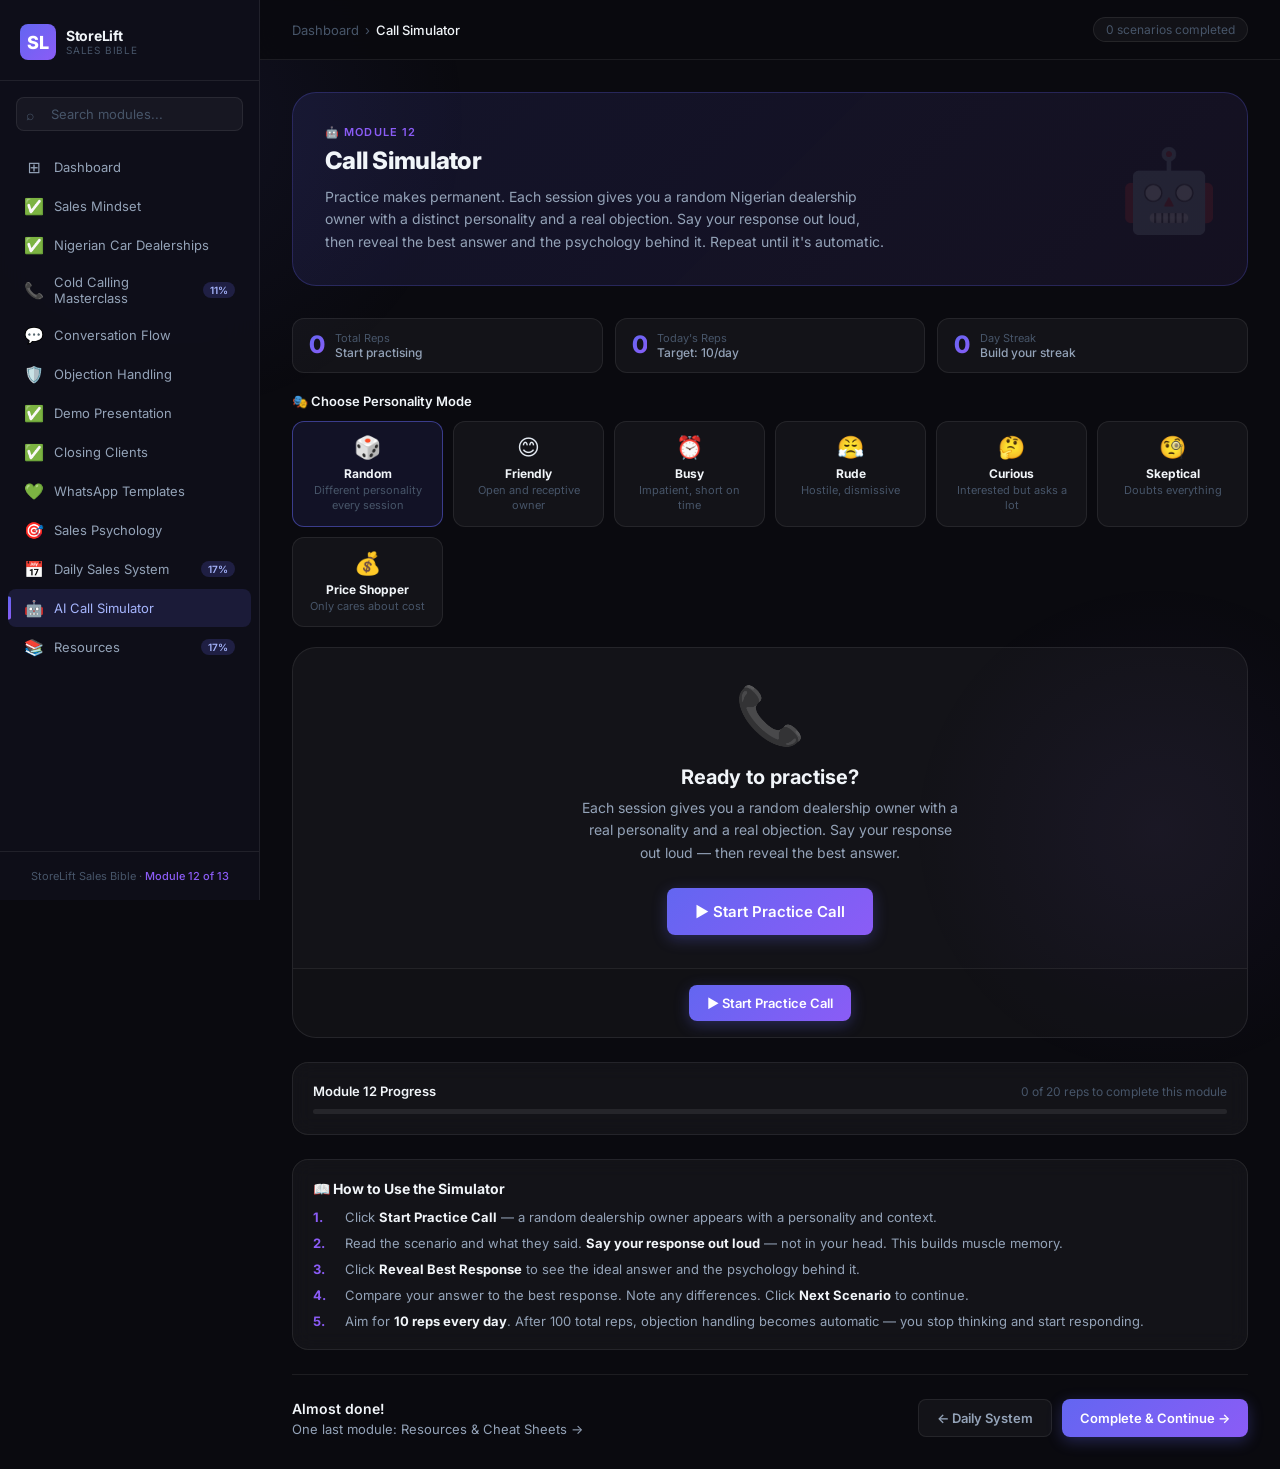
<file: simulator.html>
<!DOCTYPE html>
<html lang="en">
<head>
  <meta charset="UTF-8" />
  <meta name="viewport" content="width=device-width, initial-scale=1.0" />
  <title>Call Simulator · StoreLift Sales Bible</title>
  <link rel="stylesheet" href="css/global.css" />
  <style>

    .sim-hero {
      background: linear-gradient(135deg, rgba(99,102,241,0.12), rgba(139,92,246,0.08));
      border: 1px solid rgba(99,102,241,0.25);
      border-radius: var(--radius-xl);
      padding: 32px;
      margin-bottom: 32px;
      position: relative;
      overflow: hidden;
    }
    .sim-hero::after {
      content: '🤖';
      position: absolute;
      right: 28px; top: 50%;
      transform: translateY(-50%);
      font-size: 80px;
      opacity: 0.12;
    }

    /* Simulator UI */
    .sim-wrap {
      background: var(--bg-card);
      border: 1px solid var(--border);
      border-radius: var(--radius-xl);
      overflow: hidden;
      margin-bottom: 24px;
    }

    /* Persona bar */
    .persona-bar {
      background: rgba(0,0,0,0.3);
      border-bottom: 1px solid var(--border);
      padding: 16px 20px;
      display: flex;
      align-items: center;
      gap: 14px;
    }
    .persona-avatar {
      width: 48px; height: 48px;
      border-radius: 50%;
      display: flex; align-items: center; justify-content: center;
      font-size: 22px;
      flex-shrink: 0;
      border: 2px solid var(--border-strong);
    }
    .persona-info { flex: 1; }
    .persona-name {
      font-size: 15px;
      font-weight: 700;
      color: var(--text-primary);
      margin-bottom: 2px;
    }
    .persona-title { font-size: 12px; color: var(--text-muted); }
    .persona-mood {
      padding: 4px 12px;
      border-radius: 20px;
      font-size: 11px;
      font-weight: 700;
    }
    .mood-friendly  { background: rgba(34,197,94,0.12); color: #86efac; border: 1px solid rgba(34,197,94,0.2); }
    .mood-busy      { background: rgba(245,158,11,0.12); color: #fcd34d; border: 1px solid rgba(245,158,11,0.2); }
    .mood-rude      { background: rgba(239,68,68,0.12); color: #fca5a5; border: 1px solid rgba(239,68,68,0.2); }
    .mood-curious   { background: rgba(59,130,246,0.12); color: #93c5fd; border: 1px solid rgba(59,130,246,0.2); }
    .mood-skeptical { background: rgba(139,92,246,0.12); color: #c4b5fd; border: 1px solid rgba(139,92,246,0.2); }
    .mood-price     { background: rgba(20,184,166,0.12); color: #5eead4; border: 1px solid rgba(20,184,166,0.2); }

    /* Call screen */
    .call-screen {
      min-height: 320px;
      padding: 24px;
      display: flex;
      flex-direction: column;
      justify-content: center;
      align-items: center;
      text-align: center;
    }

    /* Idle state */
    .idle-state { }
    .idle-icon { font-size: 56px; margin-bottom: 16px; opacity: 0.7; }
    .idle-title { font-size: 20px; font-weight: 700; color: var(--text-primary); margin-bottom: 8px; }
    .idle-desc { font-size: 14px; color: var(--text-secondary); max-width: 380px; line-height: 1.6; margin-bottom: 24px; }

    /* Active call state */
    .active-call { width: 100%; max-width: 600px; }

    /* Scenario info */
    .scenario-card {
      background: rgba(0,0,0,0.2);
      border: 1px solid var(--border);
      border-radius: var(--radius-md);
      padding: 14px 16px;
      margin-bottom: 16px;
      text-align: left;
    }
    .scenario-eyebrow {
      font-size: 10px;
      font-weight: 700;
      text-transform: uppercase;
      letter-spacing: 0.1em;
      color: var(--text-muted);
      margin-bottom: 6px;
    }
    .scenario-context {
      font-size: 13px;
      color: var(--text-secondary);
      line-height: 1.6;
    }
    .scenario-context strong { color: var(--text-primary); }

    /* What they say */
    .they-say-wrap {
      margin-bottom: 20px;
    }
    .they-say-label {
      font-size: 11px;
      font-weight: 700;
      text-transform: uppercase;
      letter-spacing: 0.1em;
      color: var(--text-muted);
      margin-bottom: 8px;
      text-align: left;
    }
    .they-say-bubble {
      background: rgba(239,68,68,0.08);
      border: 1px solid rgba(239,68,68,0.15);
      border-radius: var(--radius-md);
      border-top-left-radius: 4px;
      padding: 14px 16px;
      font-size: 15px;
      color: var(--text-primary);
      font-style: italic;
      line-height: 1.6;
      text-align: left;
      position: relative;
    }
    .they-say-bubble::before {
      content: '"';
      font-size: 32px;
      color: rgba(239,68,68,0.3);
      position: absolute;
      top: 4px; left: 10px;
      line-height: 1;
      font-style: normal;
    }
    .they-say-text { padding-left: 12px; }

    /* Your turn */
    .your-turn {
      background: rgba(0,0,0,0.15);
      border: 1px solid var(--border);
      border-radius: var(--radius-md);
      padding: 16px;
      margin-bottom: 16px;
      text-align: left;
    }
    .your-turn-label {
      font-size: 11px;
      font-weight: 700;
      text-transform: uppercase;
      letter-spacing: 0.1em;
      color: #a5b4fc;
      margin-bottom: 8px;
    }
    .your-turn-instruction {
      font-size: 13px;
      color: var(--text-secondary);
      line-height: 1.55;
    }

    /* Reveal answer */
    .reveal-section {
      width: 100%;
      max-width: 600px;
      text-align: left;
      display: none;
    }
    .reveal-section.visible { display: block; }
    .reveal-best {
      background: rgba(34,197,94,0.06);
      border: 1px solid rgba(34,197,94,0.2);
      border-radius: var(--radius-md);
      padding: 16px;
      margin-bottom: 12px;
    }
    .reveal-label {
      font-size: 11px;
      font-weight: 700;
      text-transform: uppercase;
      letter-spacing: 0.1em;
      color: #86efac;
      margin-bottom: 8px;
    }
    .reveal-text {
      font-size: 14px;
      color: var(--text-primary);
      font-style: italic;
      line-height: 1.65;
    }
    .reveal-why {
      background: rgba(139,92,246,0.06);
      border: 1px solid rgba(139,92,246,0.15);
      border-radius: var(--radius-sm);
      padding: 12px 14px;
      font-size: 12px;
      color: var(--text-secondary);
      line-height: 1.6;
    }
    .reveal-why-label {
      font-size: 10px;
      font-weight: 700;
      text-transform: uppercase;
      letter-spacing: 0.1em;
      color: #c4b5fd;
      margin-bottom: 4px;
    }

    /* Controls */
    .sim-controls {
      padding: 16px 20px;
      border-top: 1px solid var(--border);
      display: flex;
      gap: 10px;
      flex-wrap: wrap;
      justify-content: center;
      background: rgba(0,0,0,0.15);
    }

    /* Stats bar */
    .sim-stats {
      display: flex;
      gap: 12px;
      flex-wrap: wrap;
      margin-bottom: 20px;
    }
    .sim-stat {
      background: var(--bg-card);
      border: 1px solid var(--border);
      border-radius: var(--radius-md);
      padding: 12px 16px;
      display: flex;
      align-items: center;
      gap: 10px;
      flex: 1;
      min-width: 120px;
    }
    .sim-stat-num {
      font-size: 24px;
      font-weight: 800;
      letter-spacing: -0.02em;
      background: var(--brand-grad);
      -webkit-background-clip: text;
      -webkit-text-fill-color: transparent;
      background-clip: text;
      line-height: 1;
    }
    .sim-stat-info {}
    .sim-stat-label { font-size: 11px; color: var(--text-muted); }
    .sim-stat-sub   { font-size: 12px; color: var(--text-secondary); font-weight: 500; }

    /* Personality selector */
    .personality-grid {
      display: grid;
      grid-template-columns: repeat(auto-fill, minmax(140px,1fr));
      gap: 10px;
      margin-bottom: 20px;
    }
    .personality-btn {
      background: var(--bg-card);
      border: 1px solid var(--border);
      border-radius: var(--radius-md);
      padding: 12px;
      cursor: pointer;
      transition: all var(--transition);
      text-align: center;
    }
    .personality-btn:hover { background: var(--bg-card-hover); border-color: var(--border-strong); transform: translateY(-1px); }
    .personality-btn.selected { border-color: rgba(99,102,241,0.5); background: rgba(99,102,241,0.1); }
    .personality-emoji { font-size: 22px; margin-bottom: 6px; display: block; }
    .personality-name { font-size: 12px; font-weight: 700; color: var(--text-primary); margin-bottom: 2px; }
    .personality-desc { font-size: 11px; color: var(--text-muted); line-height: 1.4; }

    /* Progress ring in sim */
    .scenario-counter {
      font-size: 12px;
      color: var(--text-muted);
      background: var(--bg-card);
      border: 1px solid var(--border);
      border-radius: 20px;
      padding: 4px 12px;
    }

    @keyframes ring-pulse {
      0%,100% { box-shadow: 0 0 0 0 rgba(99,102,241,0.3); }
      50%      { box-shadow: 0 0 0 8px rgba(99,102,241,0); }
    }
    .calling-ring { animation: ring-pulse 1.5s infinite; }

  </style>
</head>
<body>
<div class="sidebar-overlay"></div>
<div class="app-layout">

  <aside class="sidebar">
    <div class="sidebar-logo">
      <div class="logo-mark">
        <div class="logo-icon">SL</div>
        <div class="logo-text">
          <div class="logo-name">StoreLift</div>
          <div class="logo-sub">Sales Bible</div>
        </div>
      </div>
    </div>
    <div class="sidebar-search">
      <div class="search-wrap">
        <span class="search-icon">⌕</span>
        <input type="text" id="sidebar-search" placeholder="Search modules..." />
      </div>
    </div>
    <nav class="sidebar-nav" id="sidebar-nav"></nav>
    <div class="sidebar-footer">
      <div class="sidebar-footer-info">StoreLift Sales Bible · <span>Module 12 of 13</span></div>
    </div>
  </aside>

  <main class="main-content">
    <header class="topbar">
      <div class="topbar-left">
        <button class="hamburger"><span></span><span></span><span></span></button>
        <div class="topbar-breadcrumb">
          <a href="index.html" style="color:var(--text-muted);text-decoration:none;">Dashboard</a>
          <span>›</span>
          <span class="current">Call Simulator</span>
        </div>
      </div>
      <div class="topbar-right">
        <span class="scenario-counter" id="scenario-counter">0 scenarios completed</span>
      </div>
    </header>

    <div class="page-content">

      <div class="sim-hero animate-in">
        <div class="page-eyebrow">🤖 Module 12</div>
        <h1 class="page-title" style="font-size:24px;margin-bottom:10px;">Call Simulator</h1>
        <p class="page-subtitle" style="max-width:560px;">Practice makes permanent. Each session gives you a random Nigerian dealership owner with a distinct personality and a real objection. Say your response out loud, then reveal the best answer and the psychology behind it. Repeat until it's automatic.</p>
      </div>

      <!-- Sim Stats -->
      <div class="sim-stats animate-in-delay-1">
        <div class="sim-stat">
          <div class="sim-stat-num" id="stat-total">0</div>
          <div class="sim-stat-info">
            <div class="sim-stat-label">Total Reps</div>
            <div class="sim-stat-sub" id="stat-total-sub">Start practising</div>
          </div>
        </div>
        <div class="sim-stat">
          <div class="sim-stat-num" id="stat-today">0</div>
          <div class="sim-stat-info">
            <div class="sim-stat-label">Today's Reps</div>
            <div class="sim-stat-sub">Target: 10/day</div>
          </div>
        </div>
        <div class="sim-stat">
          <div class="sim-stat-num" id="stat-streak">0</div>
          <div class="sim-stat-info">
            <div class="sim-stat-label">Day Streak</div>
            <div class="sim-stat-sub" id="stat-streak-sub">Keep it going</div>
          </div>
        </div>
      </div>

      <!-- Personality filter -->
      <div class="animate-in-delay-1" style="margin-bottom:20px;">
        <div style="font-size:13px;font-weight:600;color:var(--text-primary);margin-bottom:12px;">🎭 Choose Personality Mode</div>
        <div class="personality-grid">
          <div class="personality-btn selected" id="mode-random" onclick="setMode('random')">
            <span class="personality-emoji">🎲</span>
            <div class="personality-name">Random</div>
            <div class="personality-desc">Different personality every session</div>
          </div>
          <div class="personality-btn" id="mode-friendly" onclick="setMode('friendly')">
            <span class="personality-emoji">😊</span>
            <div class="personality-name">Friendly</div>
            <div class="personality-desc">Open and receptive owner</div>
          </div>
          <div class="personality-btn" id="mode-busy" onclick="setMode('busy')">
            <span class="personality-emoji">⏰</span>
            <div class="personality-name">Busy</div>
            <div class="personality-desc">Impatient, short on time</div>
          </div>
          <div class="personality-btn" id="mode-rude" onclick="setMode('rude')">
            <span class="personality-emoji">😤</span>
            <div class="personality-name">Rude</div>
            <div class="personality-desc">Hostile, dismissive</div>
          </div>
          <div class="personality-btn" id="mode-curious" onclick="setMode('curious')">
            <span class="personality-emoji">🤔</span>
            <div class="personality-name">Curious</div>
            <div class="personality-desc">Interested but asks a lot</div>
          </div>
          <div class="personality-btn" id="mode-skeptical" onclick="setMode('skeptical')">
            <span class="personality-emoji">🧐</span>
            <div class="personality-name">Skeptical</div>
            <div class="personality-desc">Doubts everything</div>
          </div>
          <div class="personality-btn" id="mode-price" onclick="setMode('price')">
            <span class="personality-emoji">💰</span>
            <div class="personality-name">Price Shopper</div>
            <div class="personality-desc">Only cares about cost</div>
          </div>
        </div>
      </div>

      <!-- SIMULATOR -->
      <div class="sim-wrap animate-in">

        <!-- Persona bar (hidden until started) -->
        <div class="persona-bar" id="persona-bar" style="display:none;">
          <div class="persona-avatar" id="persona-avatar">🚗</div>
          <div class="persona-info">
            <div class="persona-name" id="persona-name">—</div>
            <div class="persona-title" id="persona-title">—</div>
          </div>
          <span class="persona-mood" id="persona-mood">—</span>
        </div>

        <!-- Call screen -->
        <div class="call-screen" id="call-screen">

          <!-- IDLE -->
          <div class="idle-state" id="state-idle">
            <div class="idle-icon calling-ring">📞</div>
            <div class="idle-title">Ready to practise?</div>
            <div class="idle-desc">Each session gives you a random dealership owner with a real personality and a real objection. Say your response out loud — then reveal the best answer.</div>
            <button class="btn btn-primary btn-lg" onclick="startSession()">▶ Start Practice Call</button>
          </div>

          <!-- ACTIVE SCENARIO -->
          <div class="active-call" id="state-active" style="display:none;">

            <div class="scenario-card">
              <div class="scenario-eyebrow">📋 Scenario Context</div>
              <div class="scenario-context" id="scenario-context">—</div>
            </div>

            <div class="they-say-wrap">
              <div class="they-say-label">They say:</div>
              <div class="they-say-bubble">
                <div class="they-say-text" id="they-say-text">—</div>
              </div>
            </div>

            <div class="your-turn">
              <div class="your-turn-label">🎤 Your turn — respond out loud</div>
              <div class="your-turn-instruction">Take a breath. Say your response out loud as if this is a real call. When you're ready, click "Reveal Best Response" to see how you did.</div>
            </div>

          </div>

        </div>

        <!-- Reveal section (inside call screen, below active) -->
        <div class="reveal-section" id="reveal-section" style="padding:0 24px 24px;display:none;">
          <div class="reveal-best">
            <div class="reveal-label">✓ Best Response</div>
            <div class="reveal-text" id="reveal-text">—</div>
          </div>
          <div class="reveal-why">
            <div class="reveal-why-label">🧠 Why it works</div>
            <div id="reveal-why-text">—</div>
          </div>
        </div>

        <!-- Controls -->
        <div class="sim-controls" id="sim-controls">
          <button class="btn btn-primary" id="btn-start" onclick="startSession()">▶ Start Practice Call</button>
          <button class="btn btn-ghost" id="btn-reveal" onclick="revealAnswer()" style="display:none;">👁 Reveal Best Response</button>
          <button class="btn btn-ghost" id="btn-next" onclick="nextScenario()" style="display:none;">→ Next Scenario</button>
          <button class="btn btn-ghost btn-sm" id="btn-skip" onclick="nextScenario()" style="display:none;">Skip</button>
        </div>

      </div>

      <!-- Progress -->
      <div class="glass-card" style="padding:20px;margin-bottom:24px;">
        <div style="display:flex;align-items:center;justify-content:space-between;margin-bottom:10px;">
          <div style="font-size:13px;font-weight:600;color:var(--text-primary);">Module 12 Progress</div>
          <div style="font-size:12px;color:var(--text-muted);" id="section-count">Complete 20 reps to finish this module</div>
        </div>
        <div class="progress-track">
          <div class="progress-fill" id="module-progress-fill" style="width:0%"></div>
        </div>
      </div>

      <!-- How to use -->
      <div class="glass-card" style="padding:20px;margin-bottom:24px;">
        <div style="font-size:14px;font-weight:700;color:var(--text-primary);margin-bottom:12px;">📖 How to Use the Simulator</div>
        <div style="display:flex;flex-direction:column;gap:10px;">
          <div style="display:flex;gap:12px;font-size:13px;color:var(--text-secondary);">
            <span style="color:var(--purple);font-weight:700;width:20px;flex-shrink:0;">1.</span>
            <span>Click <strong style="color:var(--text-primary);">Start Practice Call</strong> — a random dealership owner appears with a personality and context.</span>
          </div>
          <div style="display:flex;gap:12px;font-size:13px;color:var(--text-secondary);">
            <span style="color:var(--purple);font-weight:700;width:20px;flex-shrink:0;">2.</span>
            <span>Read the scenario and what they said. <strong style="color:var(--text-primary);">Say your response out loud</strong> — not in your head. This builds muscle memory.</span>
          </div>
          <div style="display:flex;gap:12px;font-size:13px;color:var(--text-secondary);">
            <span style="color:var(--purple);font-weight:700;width:20px;flex-shrink:0;">3.</span>
            <span>Click <strong style="color:var(--text-primary);">Reveal Best Response</strong> to see the ideal answer and the psychology behind it.</span>
          </div>
          <div style="display:flex;gap:12px;font-size:13px;color:var(--text-secondary);">
            <span style="color:var(--purple);font-weight:700;width:20px;flex-shrink:0;">4.</span>
            <span>Compare your answer to the best response. Note any differences. Click <strong style="color:var(--text-primary);">Next Scenario</strong> to continue.</span>
          </div>
          <div style="display:flex;gap:12px;font-size:13px;color:var(--text-secondary);">
            <span style="color:var(--purple);font-weight:700;width:20px;flex-shrink:0;">5.</span>
            <span>Aim for <strong style="color:var(--text-primary);">10 reps every day</strong>. After 100 total reps, objection handling becomes automatic — you stop thinking and start responding.</span>
          </div>
        </div>
      </div>

      <div class="divider"></div>

      <div style="display:flex;align-items:center;justify-content:space-between;flex-wrap:wrap;gap:12px;">
        <div>
          <div style="font-size:14px;font-weight:600;color:var(--text-primary);margin-bottom:4px;">Almost done!</div>
          <div style="font-size:13px;color:var(--text-secondary);">One last module: Resources & Cheat Sheets →</div>
        </div>
        <div style="display:flex;gap:10px;">
          <a href="daily-system.html" class="btn btn-ghost">← Daily System</a>
          <button class="btn btn-primary" onclick="completeAndNext()">Complete & Continue →</button>
        </div>
      </div>

    </div>
  </main>
</div>

<div class="toast"></div>
<script src="js/app.js"></script>
<script>

/* ════════════════════════════════════════════
   SCENARIO DATABASE — 120 scenarios
   ════════════════════════════════════════════ */
const PERSONAS = {
  friendly:  { emoji:'😊', mood:'Friendly',    moodClass:'mood-friendly',  label:'Open to conversation' },
  busy:      { emoji:'⏰', mood:'Busy',         moodClass:'mood-busy',      label:'Short on time' },
  rude:      { emoji:'😤', mood:'Rude',         moodClass:'mood-rude',      label:'Hostile & dismissive' },
  curious:   { emoji:'🤔', mood:'Curious',      moodClass:'mood-curious',   label:'Interested but cautious' },
  skeptical: { emoji:'🧐', mood:'Skeptical',    moodClass:'mood-skeptical', label:'Doubts everything' },
  price:     { emoji:'💰', mood:'Price Shopper',moodClass:'mood-price',     label:'Only cares about cost' },
};

const DEALER_NAMES = [
  'Mr Emeka','Mr Chukwudi','Oga Ibrahim','Mr Tunde','Mr Adebayo',
  'Alhaji Musa','Mr Seun','Chief Okafor','Mr Nonso','Mr Biodun',
  'Mr Femi','Oga Yusuf','Mr Chidi','Mr Rotimi','Mr Damilola'
];

const DEALERSHIPS = [
  'Kings Motors','CK Auto','City Cars Lagos','TopGear Autos','Prestige Motors',
  'FastLane Cars','Pioneer Autos','Prime Motors','Eagle Cars','Sunrise Autos',
  'Lagos Car Hub','Apex Motors','Crown Autos','Diamond Cars','Victory Motors'
];

const CITIES = ['Lagos','Abuja','Port Harcourt','Ibadan','Kano','Enugu','Benin City'];

const SCENARIOS = [
  /* FRIENDLY */
  { personality:'friendly', context:'You just opened the call. The owner picked up and confirmed who they are.',
    objection:'"Okay, so what exactly are you offering? Tell me more."',
    best:'"Great question — I came across your dealership on Instagram this morning and I noticed you have some really nice units but no website where customers can browse your full inventory. I built one for you already — just 15 minutes to show you what it looks like. Are mornings or afternoons better for you?"',
    why:'Friendly owners want information. Give a concise, benefit-focused summary and immediately pivot to booking the demo rather than pitching at length.' },

  { personality:'friendly', context:'They\'ve agreed to see the website. You\'ve shared the link.',
    objection:'"This looks good! But can you add our actual phone number and more photos of the cars?"',
    best:'"Absolutely — that\'s all part of the setup. I\'ll update the phone number right now and you can send me the car photos on WhatsApp and I\'ll add them before we go live. What else would you like adjusted?"',
    why:'An owner customising the website is showing ownership. Accept everything enthusiastically and immediately move toward next steps — this is a buying signal.' },

  { personality:'friendly', context:'The demo went well. You\'re transitioning to close.',
    objection:'"I like it! When can it be live?"',
    best:'"As soon as we confirm today — I can have everything set up and live within 48 hours. I\'ll send you the payment details on WhatsApp right now and start the domain setup the moment it comes through. Shall we do that?"',
    why:'This is the strongest buying signal possible. Close immediately — don\'t keep talking. "Shall we do that?" is a clean, confident ask.' },

  { personality:'friendly', context:'Post-demo. Owner is happy but hasn\'t committed.',
    objection:'"I\'ll definitely consider it. Can I take a few days?"',
    best:'"Of course — take your time. Can I ask, is there anything specific you need to think through? I want to make sure you have all the information before we talk again. I\'ll check back in with you on [day]."',
    why:'Ask what needs thinking — surfaces any hidden concern. Setting a specific follow-up day keeps you in control of the timeline.' },

  { personality:'friendly', context:'They\'ve seen the demo and are genuinely impressed.',
    objection:'"Honestly this is exactly what we\'ve been needing. My wife handles our finances though — can I discuss with her first?"',
    best:'"That makes complete sense — this is a business decision. Could I send you a quick summary of what\'s included on WhatsApp so you have something concrete to share with her? And if she has any questions, I\'m happy to do a quick call with you both."',
    why:'Offer the summary immediately so the conversation happens with facts. Offering to join a call with the spouse dramatically increases close rate.' },

  { personality:'friendly', context:'After demo. They mention a competitor.',
    objection:'"A friend of mine also builds websites. Maybe I should use him."',
    best:'"That\'s great to have a connection. I\'d say — look at what I\'ve already built for your dealership and compare it honestly. If his work is better, you have your answer. But why not let the quality speak first?"',
    why:'Don\'t attack. Let the demo compete on quality. Confidence in your own work beats criticism of competitors.' },

  { personality:'friendly', context:'First call — owner is relaxed and chatty.',
    objection:'"Nice! So how long have you been doing web design?"',
    best:'"I\'ve been building websites for Nigerian businesses for a while now — and I specialise in car dealerships specifically. The best way to judge is to see what I\'ve built for yours. I can show you in 15 minutes — are mornings or afternoons better?"',
    why:'Don\'t get drawn into a long conversation about your background. Redirect to the demo every time — that\'s the only metric that matters.' },

  { personality:'friendly', context:'Owner has seen demo and loves it.',
    objection:'"Can I keep this link and show my boys at the showroom?"',
    best:'"Absolutely — the link is yours to share with anyone. In fact, that\'s exactly what your customers will be doing. Have your team take a look and give me their feedback too. And once you\'re ready to go live, just say the word."',
    why:'Letting the team see it expands your advocates inside the business. More people who\'ve seen and liked it = easier close.' },

  { personality:'friendly', context:'Demo done. They ask about expansion.',
    objection:'"Can this website also show our branch in Abuja?"',
    best:'"Yes, absolutely — we can add multiple locations, each with their own inventory section. That\'s something we\'d set up as part of the configuration. Shall I include that in the setup?"',
    why:'Feature requests are buying signals. Say yes and include it in the setup — never say "that costs extra" before they\'ve signed.' },

  { personality:'friendly', context:'Owner is interested but relaxed about timing.',
    objection:'"Let\'s do it next month — I\'m just very busy this period."',
    best:'"Of course — I can lock in everything now and activate it on any date you choose next month. That way the setup is done and you don\'t have to chase it. What date next month works best?"',
    why:'Secure the commitment now even if activation is later. Doing the setup immediately keeps momentum and prevents the deal from cooling.' },

  /* BUSY */
  { personality:'busy', context:'They picked up but sound distracted and rushed.',
    objection:'"I\'m in the middle of something. Make it quick."',
    best:'"I will — 30 seconds. I built a website for your dealership, completely free. I just want 15 minutes to show you. Can I call you back in an hour, or is tomorrow morning better?"',
    why:'Respect the signal. Compress your pitch to the minimum and immediately offer an easy exit with a specific callback time.' },

  { personality:'busy', context:'They answer and immediately push back on time.',
    objection:'"We\'re very busy here. Call me tomorrow."',
    best:'"No problem at all. Is morning or afternoon better tomorrow? I want to catch you at a good time."',
    why:'Accept it, lock in a specific time. "Tomorrow" without a time is a soft no. A specific slot converts.' },

  { personality:'busy', context:'Mid call. They get interrupted.',
    objection:'"Sorry, a customer just walked in. I have to go."',
    best:'"Go attend to your customer — that\'s priority. I\'ll send you a WhatsApp right now so you have my contact. When\'s a better time for me to call back — same time tomorrow?"',
    why:'Show that you respect their business. Sending the WhatsApp immediately means you\'re still in their mind when the customer leaves.' },

  { personality:'busy', context:'Short on time from the start.',
    objection:'"How long will this take? I have a meeting in 10 minutes."',
    best:'"Just 2 minutes now. I built a website for your dealership — I\'d love to show you in a 15-minute call later. Are you free this afternoon or tomorrow morning?"',
    why:'You don\'t need 10 minutes on this call. You just need to book the demo call. Work within their constraint.' },

  { personality:'busy', context:'Keeping it brief — they want to end the call.',
    objection:'"Okay okay, just send me a message."',
    best:'"I\'ll send it right now — and I\'ll follow up on WhatsApp on [day] to make sure you got it and had a chance to look. Does that work?"',
    why:'Don\'t just send and wait. Lock in the follow-up time immediately so you stay in control of next contact.' },

  { personality:'busy', context:'Post-demo. They liked it but are rushing.',
    objection:'"Looks good but I\'m about to travel. Talk to me when I\'m back."',
    best:'"Safe travels. When do you get back? I\'ll put a reminder to reach out the week after so you\'re settled in. I\'ll also drop you a WhatsApp message before then."',
    why:'Set the specific return-date follow-up. The WhatsApp reminder is the anchor that keeps you relevant while they\'re away.' },

  { personality:'busy', context:'Owner ends the call abruptly.',
    objection:'"I have to go. I\'ll call you."',
    best:'"No problem. I\'m sending you a WhatsApp right now so you have my number. The website link is in it — take a look when you get a moment. I look forward to hearing from you."',
    why:'Accept it gracefully but get the WhatsApp out immediately. A gracious response sometimes brings them back before you expected.' },

  { personality:'busy', context:'Owner is dismissive about the call.',
    objection:'"This is not a good time. Try me next week."',
    best:'"Of course. Is Monday or Wednesday better next week? And mornings or afternoons?"',
    why:'Turn the vague "next week" into a specific booking. Two binary choices get answers.' },

  { personality:'busy', context:'Owner is clearly distracted throughout.',
    objection:'"I didn\'t quite catch what you said. Can you repeat?"',
    best:'"Of course — briefly: I\'m Elijah from StoreLift. I built a website specifically for your dealership — all your cars listed and searchable. I want 15 minutes to show you. Is tomorrow morning or afternoon better for a quick call?"',
    why:'Don\'t repeat everything — compress to the one hook and the booking ask. Repetition should be tighter, not longer.' },

  { personality:'busy', context:'Short opening. They want to know the point immediately.',
    objection:'"What do you want? I have customers."',
    best:'"I\'ll be very brief. I built a website for your dealership — it\'s free and ready. I just want 15 minutes to show you. Can I call you after 4pm today?"',
    why:'Match their energy. Short, direct, specific. If they\'re with customers, ask for after business peak hours.' },

  /* RUDE */
  { personality:'rude', context:'They pick up and are immediately hostile.',
    objection:'"Who is this? How did you get my number? Don\'t call this line again."',
    best:'"I completely understand — I\'m sorry for catching you at a bad moment. I found your dealership on Instagram and I built something for you. If you\'d prefer I reach out another way, I\'m happy to send a WhatsApp instead. I won\'t call again without permission."',
    why:'Don\'t argue or get defensive. Acknowledge their frustration, offer an alternative channel, and leave the door open with dignity.' },

  { personality:'rude', context:'They\'re aggressive from the first word.',
    objection:'"I don\'t have time for people selling rubbish on the phone. Bye."',
    best:'"Fair enough. I\'ll send you a WhatsApp with the website I built for your dealership — just take a look when you have a moment. You have nothing to lose." [If they hang up, send the WhatsApp immediately]',
    why:'You can\'t win against a hung-up phone. Get the WhatsApp out immediately. Seeing the website sometimes converts what the call couldn\'t.' },

  { personality:'rude', context:'They\'re rude but still on the line.',
    objection:'"Stop wasting my time. What are you selling?"',
    best:'"Nothing you pay for right now. I built a website for your dealership — completely free. I just want to show it to you for 15 minutes. If you hate it, that\'s the end of it."',
    why:'Counter aggression with calm confidence. The "if you hate it, that\'s the end of it" line shows zero desperation and often disarms hostility.' },

  { personality:'rude', context:'They\'ve been rude throughout but suddenly ask a question.',
    objection:'"Fine. How much does this cost? I bet it\'s expensive."',
    best:'"The build is completely free. The hosting after that is very reasonable — I\'ll walk you through it when I show you the site. Can we do 15 minutes this week?"',
    why:'A question — even a hostile one — is engagement. Defer pricing to the demo and book immediately before the mood shifts again.' },

  { personality:'rude', context:'They\'re dismissive of the whole concept.',
    objection:'"We\'ve been in this business 15 years without a website. We don\'t need one."',
    best:'"15 years — that\'s impressive. You\'ve clearly built something solid. I\'m just curious: are you still getting as many walk-in customers as you used to, or has more business shifted online in the last few years?"',
    why:'Respect the experience first. The question is non-threatening and opens a conversation about a real market shift without directly challenging them.' },

  { personality:'rude', context:'Extremely hostile after just 10 seconds.',
    objection:'"Remove my number from your list. I\'m reporting this call."',
    best:'"I sincerely apologise for disturbing you. I\'ll remove your number right away. Have a good day."',
    why:'Some calls you walk away from. Do it gracefully. Never argue. A rude interaction doesn\'t affect the next 29 calls.' },

  { personality:'rude', context:'Dismissive mid-call.',
    objection:'"Just send me an email and I\'ll look at it when I have time." [Clearly doesn\'t mean it]',
    best:'"No problem. What\'s the email address? And while I have it — is WhatsApp more practical? I find things get seen faster there."',
    why:'Pivot to WhatsApp. Emails get buried. Getting a WhatsApp number gives you a real channel even from a hostile prospect.' },

  { personality:'rude', context:'Rude but the call is still going.',
    objection:'"You people are always calling with useless things. What makes you different?"',
    best:'"Good question — the difference is I built something real before calling. Not a pitch. An actual website for your dealership. That\'s in your WhatsApp the moment we hang up. You can judge it yourself."',
    why:'Don\'t get defensive about "you people." Redirect to the concrete differentiator: it already exists. The website in their hands changes everything.' },

  { personality:'rude', context:'Owner is aggressive about digital generally.',
    objection:'"Online business is all fraud. I don\'t trust any of this."',
    best:'"I completely understand that concern — there\'s a lot of dishonesty online. That\'s exactly why I build the website first before asking for anything. You see it, you judge it, you decide. No money, no contract, nothing until you\'re satisfied."',
    why:'Trust concerns need proof, not argument. Zero upfront risk is the most powerful response to someone who doesn\'t trust online.' },

  { personality:'rude', context:'They\'re testing whether you\'ll give up.',
    objection:'"How many times are you people going to call me?"',
    best:'"Just this once from me — and I won\'t call again without permission. I just wanted you to know I built a website for your dealership. If you ever want to see it, the link is in your WhatsApp. If not, I won\'t disturb you again."',
    why:'Promise clear boundaries. Respecting their autonomy is more likely to bring them back than persistence at this point.' },

  { personality:'rude', context:'Aggressive about not being interested.',
    objection:'"No. No. And no. Is that clear enough?"',
    best:'"Crystal clear. I respect that. I\'ll send a WhatsApp with the site link — if you ever change your mind, it\'s there. Take care."',
    why:'Accept the triple no with grace. Never beg or push after this. Send the link quietly and move on to the next call.' },

  /* CURIOUS */
  { personality:'curious', context:'They seem interested but want to understand more.',
    objection:'"How exactly does this website help me get more customers?"',
    best:'"Great question. Right now, if someone searches Google for a car dealer in [City] at 11pm, your dealership doesn\'t appear. A website changes that immediately — you\'re searchable, your inventory is visible, and customers can send enquiries directly. Let me show you — 15 minutes?"',
    why:'Specific, visual answer. The 11pm Google scenario is concrete and relatable. Always close with a demo request.' },

  { personality:'curious', context:'They want to understand the full process.',
    objection:'"Okay but how does this actually work? Step by step."',
    best:'"Happy to explain. Step one: I show you the website I built for your dealership — that\'s the 15-minute call. Step two: if you like it, we set up your domain and go live within 48 hours. Step three: you keep it running for a small monthly fee. Simple as that. Shall we start with step one?"',
    why:'Curious owners want process clarity. Give it to them simply and sequentially — then immediately redirect to step one which is the demo.' },

  { personality:'curious', context:'They\'re asking questions and staying engaged.',
    objection:'"What kind of websites have you built before? Can I see examples?"',
    best:'"Absolutely — I\'ll send my portfolio on WhatsApp right now. And your dealership\'s website is also ready to view. You\'ll have both in the next 2 minutes. Take a look and let me know what you think."',
    why:'Curious prospects want evidence. Send immediately, don\'t say "I\'ll send later." Speed signals confidence.' },

  { personality:'curious', context:'They want to understand the business case.',
    objection:'"But how do I know customers will actually use the website?"',
    best:'"Fair question. Think about it this way — when you search for a restaurant or a hotel, what do you do first? You Google it. Car buyers do the same. Your website means you exist for that search. Without one, those customers simply don\'t know you\'re there."',
    why:'Use their own behaviour as the proof. "What do YOU do first?" is a mirror that makes the argument self-evident.' },

  { personality:'curious', context:'They want technical details.',
    objection:'"Is this like a Wix website or something more professional?"',
    best:'"Completely custom-built for your dealership specifically — not a template. It\'s designed for how Nigerian car buyers browse: filtering by make, model, year, budget. It\'s mobile-optimised and built to rank on Google. Completely different from a Wix page."',
    why:'Differentiate clearly. "Custom-built for your dealership" and "Google-optimised" are the two most important distinctions.' },

  { personality:'curious', context:'Curious about the business model.',
    objection:'"Why are you building websites for free? What\'s the catch?"',
    best:'"No catch — honest answer: I\'m building a portfolio of dealership websites in Nigeria, which is why the build is free. What comes after — keeping it hosted and maintained — is a small monthly arrangement. But that conversation only happens after you\'ve seen it and decided you want it. Simple as that."',
    why:'Transparency is the best response to this question. It\'s also genuinely true, and honest answers in Nigeria build serious trust.' },

  { personality:'curious', context:'Interested but checking competitors.',
    objection:'"Do other dealerships in Lagos have websites already?"',
    best:'"A growing number do — and the ones that got there early are already showing up on Google for searches in their area. That\'s the advantage you get by moving now rather than waiting until it\'s standard. The first ones to go live own that Google real estate."',
    why:'Use competitive social proof and first-mover advantage. Don\'t bluff about specific competitors — speak to the trend generally.' },

  { personality:'curious', context:'Asking about control and updates.',
    objection:'"Who controls the website? Can I update it myself when I get new cars?"',
    best:'"You can send me new car details on WhatsApp anytime and I\'ll update it, usually within 24 hours. The website is yours — I just maintain and host it. You\'re always in control of what goes on it."',
    why:'Control is a real concern. Reassure them about ownership while explaining how the maintenance works in practice.' },

  { personality:'curious', context:'Asking about Google specifically.',
    objection:'"Will my website actually show on Google?"',
    best:'"Yes — I build every site with Google indexing in mind. After it goes live, Google typically picks it up within a few weeks. Combined with your Instagram and local searches, you start capturing customers you\'re currently invisible to."',
    why:'Confirm it directly and give a realistic timeline. Never overpromise "ranking #1" — just explain visibility and indexing honestly.' },

  { personality:'curious', context:'Curious owner who\'s nearly sold.',
    objection:'"Okay. What happens after I pay?"',
    best:'"As soon as payment comes through, I start the domain setup immediately. Within 48 hours, I send you the live link on WhatsApp. You review it, I make any adjustments you want, and then we push it live on your domain. You\'ll also be added as a contact for any ongoing changes."',
    why:'Detailed, confident answer. They\'re asking about next steps because they\'ve already decided. Walk them through it clearly.' },

  /* SKEPTICAL */
  { personality:'skeptical', context:'Doubtful from the beginning.',
    objection:'"These kinds of calls always lead to something. What\'s the real cost?"',
    best:'"The website build is genuinely free — I build it first, you see it, and we only discuss any arrangement after you\'ve decided you want it. The ongoing hosting is a monthly fee I\'ll explain after the demo. No surprises."',
    why:'Skeptics need specificity and honesty. Walk through the exact sequence — build first, see first, decide after. This disarms the "hidden cost" fear.' },

  { personality:'skeptical', context:'Doubts the value of websites generally.',
    objection:'"My neighbour got a website and got zero customers from it."',
    best:'"I hear that — and it\'s more common than you\'d think. Usually it\'s because the website wasn\'t connected to any traffic. Did he link it from his Instagram? Was it optimised for Google search? Those things make or break it. What I build is designed specifically to be found — not just to exist."',
    why:'Diagnose the failure. Most bad website experiences are a traffic problem, not a website problem. Show you understand why it fails and how yours is different.' },

  { personality:'skeptical', context:'Doubts your capability.',
    objection:'"How do I know you\'re qualified to do this?"',
    best:'"Fair question — let the work speak for itself. I\'ll send my portfolio on WhatsApp right now and your dealership\'s website is already built and ready to view. Judge my capability from what you see. That\'s the most honest answer I can give."',
    why:'Redirect from credentials to evidence. The website is the credential. Send it immediately.' },

  { personality:'skeptical', context:'Doubts Nigerian websites work.',
    objection:'"Nigerian customers don\'t use websites. They prefer WhatsApp and Instagram."',
    best:'"Some do — and some search Google directly. You\'re missing the ones who search. But here\'s the real point: when your Instagram ad runs and people click through, a website gives them somewhere organised to browse instead of your DMs. It makes your Instagram more effective, not redundant."',
    why:'Don\'t argue the whole premise. Acknowledge what\'s true (many use WhatsApp) and focus on the gap: the people who DO search, and how the website amplifies Instagram.' },

  { personality:'skeptical', context:'Doubting everything about the model.',
    objection:'"Nothing is ever truly free. There\'s always something."',
    best:'"Completely understood — and you\'re right to think critically. Here\'s what\'s true: the build is free. My business model is the monthly hosting fee after you\'ve seen it and want to keep it. I\'m not hiding that — it\'s how I run StoreLift. But you don\'t commit to anything until you\'ve seen the website and decided it\'s worth it."',
    why:'Full transparency. Lay out the business model honestly. Skeptics respect this — and it\'s genuinely true.' },

  { personality:'skeptical', context:'Doubtful about website traffic.',
    objection:'"Even if I have a website, how will people find it?"',
    best:'"Three ways: Google search — I build it to be indexed. Direct traffic — you link it from your Instagram bio, WhatsApp Business profile, and Facebook page. And your existing customers — you share the link directly. The website doesn\'t sit alone — it connects to everything you\'re already doing."',
    why:'Give three concrete, practical answers. Skeptics need specifics, not generalities.' },

  { personality:'skeptical', context:'Doubts the timeline.',
    objection:'"48 hours to build a website? That sounds like it\'ll be very basic."',
    best:'"The 48-hour timeline is for going live — the website is already built. I built it before calling you. That\'s why I can have it live so quickly. Let me show you — you\'ll see it\'s not basic at all."',
    why:'Clarify the confusion. The website already exists. 48 hours is deployment, not construction. Push to the demo immediately.' },

  { personality:'skeptical', context:'Skeptical about ongoing costs.',
    objection:'"Monthly payments forever? That sounds like a trap."',
    best:'"I understand the concern. It\'s month-to-month — there\'s no contract and no lock-in. If you\'re ever not happy with the service, you simply stop paying and that\'s it. There\'s nothing that locks you in longer than you want."',
    why:'Month-to-month removes the "trap" completely. State it simply and directly. No contract = no trap.' },

  { personality:'skeptical', context:'Doubting your motives.',
    objection:'"Why would you put in all this work for free? That doesn\'t make business sense."',
    best:'"It makes complete sense for where I am right now — I\'m building a portfolio and reputation in the dealership space. I invest my time in the build; you invest your hosting fee if you like what you see. It\'s a fair trade. The first few clients I win properly become references that pay for everything else."',
    why:'Honest business logic. Skeptics respond to rational explanations — and this one is genuinely true.' },

  { personality:'skeptical', context:'Skeptical after previously bad experience.',
    objection:'"I paid someone ₦80,000 for a website last year. It never launched."',
    best:'"That\'s really frustrating — and unfortunately it\'s common. Here\'s the key difference: I don\'t ask for money until after you\'ve seen the finished website. It\'s already built. There\'s no risk of paying and getting nothing — you see it first."',
    why:'Their specific past pain maps perfectly to your model\'s advantage. "See it first, pay after" directly addresses their fear.' },

  /* PRICE SHOPPER */
  { personality:'price', context:'Immediately asks about cost.',
    objection:'"Before anything — how much does this cost?"',
    best:'"The build is completely free — I built the website already. The only ongoing cost is a small monthly hosting fee I\'ll walk you through after I show you the site. Let me show you what you\'re deciding on first — 15 minutes. Are mornings or afternoons better?"',
    why:'Never answer the price question fully before the demo. Anchor to "free build" and redirect to the demo. Value before price.' },

  { personality:'price', context:'Pushback on monthly fee.',
    objection:'"Monthly payments don\'t work for me. I want to just pay once."',
    best:'"I understand. Let me show you the website first and we can discuss what works for your situation — the model is designed to be flexible. What I don\'t want is for us to get into numbers before you\'ve seen what you\'re getting. Shall we do the 15 minutes first?"',
    why:'Defer. You can have the pricing conversation after the demo when value is established. \"Flexible\" keeps options open without committing to a one-time structure you may not want.' },

  { personality:'price', context:'Post-demo. Immediately asks price again.',
    objection:'"Okay it looks nice. Now tell me exactly how much."',
    best:'"Glad you like it. The monthly hosting and maintenance is ₦[X]. To put that in context — one extra car sale per month from the website covers it many times over. And it\'s month-to-month, so you\'re never locked in. Does that work for you?"',
    why:'Now you\'ve earned the right to give the price. State it confidently, add ROI framing immediately, and remove risk with month-to-month.' },

  { personality:'price', context:'Negotiating hard.',
    objection:'"Can you do ₦[X] instead? That\'s all I can afford."',
    best:'"I appreciate you being direct with me. The price covers the full hosting and maintenance so cutting it would mean cutting the service. What I can do is make sure you get maximum value from day one — I\'ll update your inventory personally for the first month and be on call for any changes. Is that fair?"',
    why:'Don\'t discount — add value. Hands-on first-month support maintains your price and increases their confidence in the service.' },

  { personality:'price', context:'Comparing to alternatives.',
    objection:'"I saw on Google that websites cost ₦50,000 to build once. Why should I pay monthly?"',
    best:'"A ₦50,000 one-time website gives you the file — but who hosts it? Who updates it when you get new cars? Who fixes it when something breaks? The monthly fee covers all of that. And the build itself from me is free — so you\'re paying less than those ₦50,000 sites over any 12-month period."',
    why:'Break down what "₦50,000 one-time" doesn\'t include. Hosting, maintenance, updates — these have real costs that add up beyond the build fee.' },

  { personality:'price', context:'Asking for discount upfront.',
    objection:'"I\'ll pay for 3 months upfront if you give me a discount."',
    best:'"I appreciate that offer — let me think about what I can do for a 3-month commitment. Let\'s confirm you want to proceed first, then I\'ll put together a proposal. Shall we move forward?"',
    why:'Don\'t reject the offer — use it to confirm commitment first. Someone offering to pay 3 months has already decided. Secure that decision before negotiating.' },

  { personality:'price', context:'Comparing to doing nothing.',
    objection:'"Right now I spend nothing on online presence and I\'m fine."',
    best:'"You\'re spending nothing — but your Instagram ads cost money, right? And the WhatsApp messages your team answers cost time. The website doesn\'t add a cost — it makes what you\'re already spending work harder. One extra car sale from the website and it\'s paid for many months over."',
    why:'Reframe from cost to ROI. They\'re not actually spending "nothing" — they\'re spending time and ad money. The website makes those investments more effective.' },

  { personality:'price', context:'Worried about return on investment.',
    objection:'"What if the website doesn\'t bring me any customers? I\'m paying for nothing."',
    best:'"That\'s a fair concern. Here\'s my honest answer: I can\'t guarantee a specific number of customers. What I can guarantee is that right now, customers searching Google for a car dealer in [City] can\'t find you. The website fixes that. And it\'s month-to-month — so if after 60 days you feel it\'s not delivering, you simply stop. The risk is one month\'s fee."',
    why:'Honest and specific. Remove the downside risk (month-to-month) and reframe around what the website actually guarantees: Google visibility. Not customers — visibility. That\'s honest.' },

  { personality:'price', context:'Asking for more for the price.',
    objection:'"Can you include SEO and social media management in that price?"',
    best:'"Those are separate services — the hosting covers the website itself, which is the foundation. Once the site is live and you\'re seeing results, we can talk about SEO and social as add-ons. Let\'s get the website running first and see what it does. Shall we move forward?"',
    why:'Don\'t add services to win the deal — this devalues your work. Offer them as future upsells once the relationship is established.' },

  { personality:'price', context:'Trying to get everything for free.',
    objection:'"So the website is free and the hosting should also be free since you need clients."',
    best:'"Ha — I appreciate the logic! The build is my investment in showing you what I can do. The hosting covers the actual server cost and my ongoing maintenance time. If I didn\'t charge for hosting, I couldn\'t maintain the quality of service — and your website would eventually go down. The fee is how I keep it running properly."',
    why:'Light humour disarms the pushback. Then explain practically why hosting needs to be paid — it\'s not optional for the service to work.' },

  /* GATEKEEPER / SITUATIONAL */
  { personality:'busy', context:'The gatekeeper picked up instead of the owner.',
    objection:'"He\'s not here right now. Can I take a message?"',
    best:'"Please do — let him know Elijah from StoreLift called about a website I built for the dealership. Could you also ask him the best time to call back? And is there a direct WhatsApp I can use so I\'m not always calling the main line?"',
    why:'Leave a specific message with the hook ("website I built for the dealership") and always ask for a direct contact before hanging up.' },

  { personality:'rude', context:'The gatekeeper is blocking access.',
    objection:'"The owner doesn\'t take calls like this. We\'re busy."',
    best:'"Completely understood. Could you do me a small favour — let him know Elijah from StoreLift built a website for the dealership and wants to show it to him. If he\'s interested, my WhatsApp is [number]. That\'s all I\'m asking."',
    why:'Don\'t fight the gatekeeper. Give them a specific, intriguing message to pass and your WhatsApp. The owner decides — not the gatekeeper.' },

  { personality:'curious', context:'The sales rep picked up and is curious.',
    objection:'"A website? What kind of website? Tell me more."',
    best:'"It\'s a full dealership website — inventory, car details, enquiry forms. It means customers browse on their own before they call or DM. Less back-and-forth for your team. Is the owner or manager around? I\'d love to show it to whoever handles those kinds of decisions."',
    why:'Briefly explain the value to the sales rep — but always redirect to the decision-maker. The rep who sees personal benefit (less work) will route you faster.' },

  { personality:'skeptical', context:'A sales rep is sceptical about routing you through.',
    objection:'"Why do you need to speak to the owner specifically?"',
    best:'"Because it\'s a decision about the dealership\'s online presence — and I want to make sure I\'m talking to whoever can actually see the value and say yes or no. I don\'t want to waste anyone\'s time by going through the wrong channel."',
    why:'Respectful and logical. Makes it clear you\'re not trying to bypass them rudely — you\'re trying to be efficient and direct.' },

  /* FOLLOW-UP SCENARIOS */
  { personality:'friendly', context:'You\'re calling back someone who asked you to call tomorrow.',
    objection:'"Oh, Elijah right? Yes, I remember you mentioned a website."',
    best:'"Exactly! Good to speak with you again. I wanted to confirm — are you still available for that quick 15-minute call today? The website is ready and looking great. I can share the link right now."',
    why:'They remember you — that\'s already a win. Confirm immediately and push for the demo without re-pitching from scratch.' },

  { personality:'busy', context:'Following up after no WhatsApp reply for 3 days.',
    objection:'"Sorry, I\'ve been very busy. What was this about again?"',
    best:'"No worries at all — I built a website for your dealership, [Name]. I sent you the link a few days ago. Let me resend it right now. When you have 10 minutes today or tomorrow, take a look and I\'ll call you right after."',
    why:'Don\'t be offended — re-anchor to the concrete thing (the website) and lower the barrier ("10 minutes"). Resend the link immediately.' },

  { personality:'skeptical', context:'Following up after a prospect went cold for 2 weeks.',
    objection:'"I looked at the website briefly. It seemed okay but I\'m not sure."',
    best:'"I\'m glad you had a look! What specifically made you unsure? I want to address whatever\'s holding you back — and if it\'s something I can change about the website, I\'ll do it right now."',
    why:'Get specific about the doubt. "Not sure" is almost always a specific concern — uncover it and address it directly.' },

  { personality:'friendly', context:'A referral prospect — someone a client sent you to.',
    objection:'"Yes, Biodun told me about you. So you really built his website for free?"',
    best:'"I did — you can see it at [URL]. I\'d love to do the same for your dealership. I can show you what it looks like in 15 minutes and build yours the same way. When works for you?"',
    why:'Referral calls are the easiest — trust is already transferred. Close for the demo quickly and reference the live example they can already see.' },

  { personality:'curious', context:'Post-demo, interested prospect checking on progress.',
    objection:'"So when exactly can you have it live?"',
    best:'"The moment you confirm — I can have it live within 48 hours. Domain, hosting, everything. All I need is your go-ahead. Shall I send the payment details?"',
    why:'This is the soft close. They\'re asking about timeline because they\'re ready. "Shall I send the payment details?" is the natural next step.' },

];

/* ════════════════════════════════════════════
   SIMULATOR STATE
   ════════════════════════════════════════════ */
let currentMode = 'random';
let currentScenario = null;
let isRevealed = false;
let usedIndices = [];

const SIM_STATS_KEY = 'sl_sim_stats';
const SIM_TODAY_KEY = 'sl_sim_today_' + new Date().toDateString();
const SIM_STREAK_KEY = 'sl_sim_streak';

function loadStats() {
  const total = parseInt(localStorage.getItem(SIM_STATS_KEY) || '0');
  const today = parseInt(localStorage.getItem(SIM_TODAY_KEY) || '0');
  const streak = parseInt(localStorage.getItem(SIM_STREAK_KEY) || '0');
  document.getElementById('stat-total').textContent = total;
  document.getElementById('stat-today').textContent = today;
  document.getElementById('stat-streak').textContent = streak;
  document.getElementById('stat-total-sub').textContent = total >= 100 ? 'Master level 🔥' : total >= 50 ? 'Getting sharp ⚡' : total >= 20 ? 'Building habit ✓' : 'Start practising';
  document.getElementById('stat-streak-sub').textContent = streak >= 7 ? 'On fire! 🔥' : streak >= 3 ? 'Keep it going!' : 'Build your streak';
  document.getElementById('scenario-counter').textContent = `${total} scenarios completed`;
  updateModuleProgress(total);
}

function incrementStats() {
  const total = parseInt(localStorage.getItem(SIM_STATS_KEY) || '0') + 1;
  const today = parseInt(localStorage.getItem(SIM_TODAY_KEY) || '0') + 1;
  localStorage.setItem(SIM_STATS_KEY, total);
  localStorage.setItem(SIM_TODAY_KEY, today);
  updateStreak();
  loadStats();
}

function updateStreak() {
  const STREAK_DATE_KEY = 'sl_sim_last_date';
  const lastDate = localStorage.getItem(STREAK_DATE_KEY);
  const todayStr = new Date().toDateString();
  const yesterday = new Date(Date.now() - 86400000).toDateString();
  let streak = parseInt(localStorage.getItem(SIM_STREAK_KEY) || '0');
  if (lastDate === todayStr) return;
  if (lastDate === yesterday) streak++;
  else streak = 1;
  localStorage.setItem(SIM_STREAK_KEY, streak);
  localStorage.setItem(STREAK_DATE_KEY, todayStr);
}

function updateModuleProgress(total) {
  const pct = Math.min(100, Math.round((total / 20) * 100));
  document.getElementById('module-progress-fill').style.width = pct + '%';
  document.getElementById('section-count').textContent = total >= 20
    ? `Module complete — ${total} total reps! Keep going 🔥`
    : `${total} of 20 reps to complete this module`;
  setModuleProgress('simulator', pct);
  if (pct === 100) markModuleComplete('simulator');
}

function setMode(mode) {
  currentMode = mode;
  document.querySelectorAll('.personality-btn').forEach(b => b.classList.remove('selected'));
  document.getElementById('mode-' + mode).classList.add('selected');
}

function getPersonality() {
  if (currentMode !== 'random') return currentMode;
  const types = Object.keys(PERSONAS);
  return types[Math.floor(Math.random() * types.length)];
}

function getScenario(personality) {
  const pool = SCENARIOS.filter(s => s.personality === personality);
  if (pool.length === 0) return SCENARIOS[Math.floor(Math.random() * SCENARIOS.length)];
  // avoid repeats
  const available = pool.filter((s, i) => !usedIndices.includes(SCENARIOS.indexOf(s)));
  if (available.length === 0) { usedIndices = []; return pool[Math.floor(Math.random() * pool.length)]; }
  const chosen = available[Math.floor(Math.random() * available.length)];
  usedIndices.push(SCENARIOS.indexOf(chosen));
  return chosen;
}

function getRandName() { return DEALER_NAMES[Math.floor(Math.random() * DEALER_NAMES.length)]; }
function getRandDealer() { return DEALERSHIPS[Math.floor(Math.random() * DEALERSHIPS.length)]; }
function getRandCity() { return CITIES[Math.floor(Math.random() * CITIES.length)]; }

function startSession() {
  const personality = getPersonality();
  const scenario = getScenario(personality);
  const persona = PERSONAS[personality];
  const name = getRandName();
  const dealer = getRandDealer();
  const city = getRandCity();

  currentScenario = scenario;
  isRevealed = false;

  // Persona bar
  document.getElementById('persona-bar').style.display = 'flex';
  document.getElementById('persona-avatar').textContent = persona.emoji;
  document.getElementById('persona-name').textContent = `${name} — ${dealer}`;
  document.getElementById('persona-title').textContent = `Car Dealership Owner · ${city}`;
  const moodEl = document.getElementById('persona-mood');
  moodEl.textContent = persona.mood;
  moodEl.className = 'persona-mood ' + persona.moodClass;

  // Content
  document.getElementById('scenario-context').innerHTML = scenario.context
    .replace(/\[City\]/g, `<strong>${city}</strong>`)
    .replace(/\[Name\]/g, `<strong>${name}</strong>`)
    .replace(/\[Dealership\]/g, `<strong>${dealer}</strong>`);

  document.getElementById('they-say-text').textContent = scenario.objection;

  // Show active state
  document.getElementById('state-idle').style.display = 'none';
  document.getElementById('state-active').style.display = 'block';
  document.getElementById('reveal-section').style.display = 'none';

  // Controls
  document.getElementById('btn-start').style.display = 'none';
  document.getElementById('btn-reveal').style.display = 'inline-flex';
  document.getElementById('btn-next').style.display = 'none';
  document.getElementById('btn-skip').style.display = 'inline-flex';
}

function revealAnswer() {
  if (!currentScenario || isRevealed) return;
  isRevealed = true;

  document.getElementById('reveal-text').textContent = currentScenario.best;
  document.getElementById('reveal-why-text').textContent = currentScenario.why;
  document.getElementById('reveal-section').style.display = 'block';

  document.getElementById('btn-reveal').style.display = 'none';
  document.getElementById('btn-next').style.display = 'inline-flex';
  document.getElementById('btn-skip').style.display = 'none';

  incrementStats();
  showToast('Revealed! Compare your answer and keep going 💪');
}

function nextScenario() {
  startSession();
}

/* ── INIT ── */
document.addEventListener('DOMContentLoaded', () => {
  initSidebar('simulator');
  loadStats();
});

function completeAndNext() {
  markModuleComplete('simulator');
  showToast('Module 12 complete! Moving to Resources...');
  setTimeout(() => location.href = 'resources.html', 1200);
}
</script>
</body>
</html>
</file>
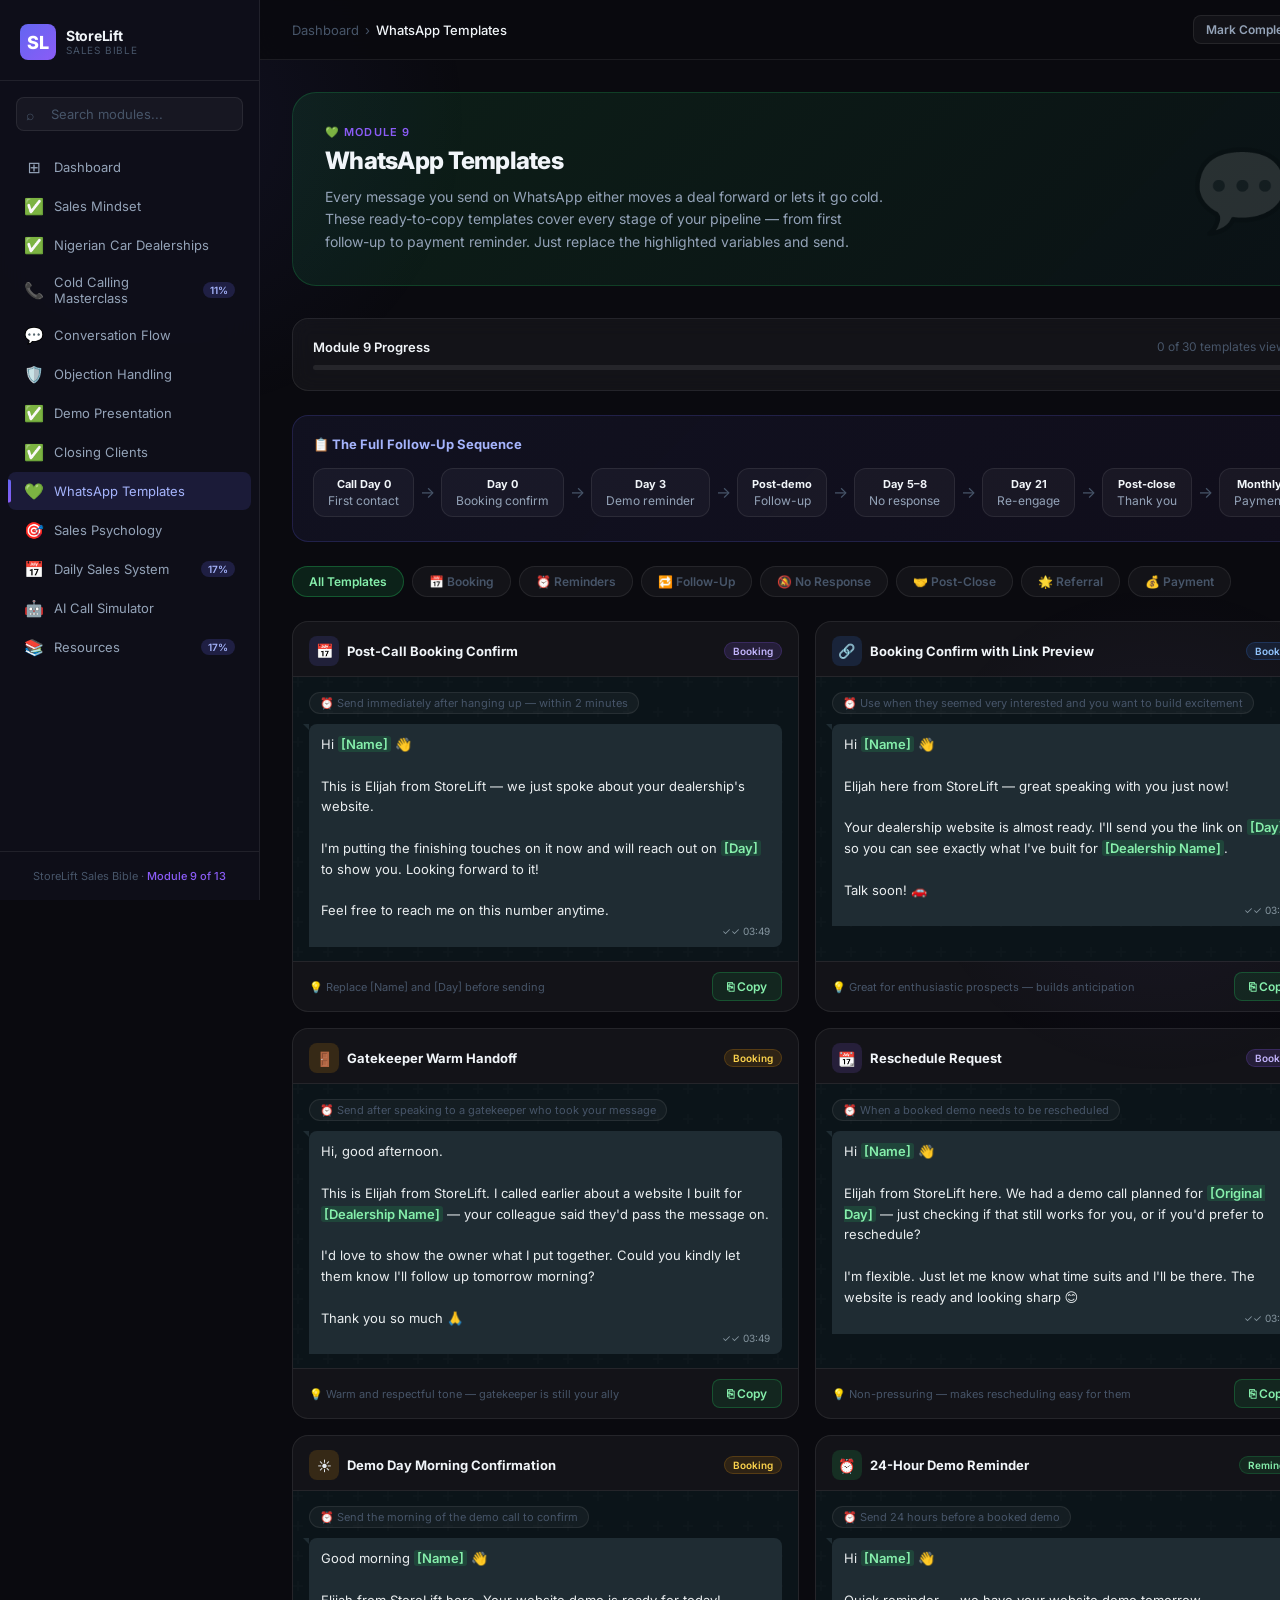
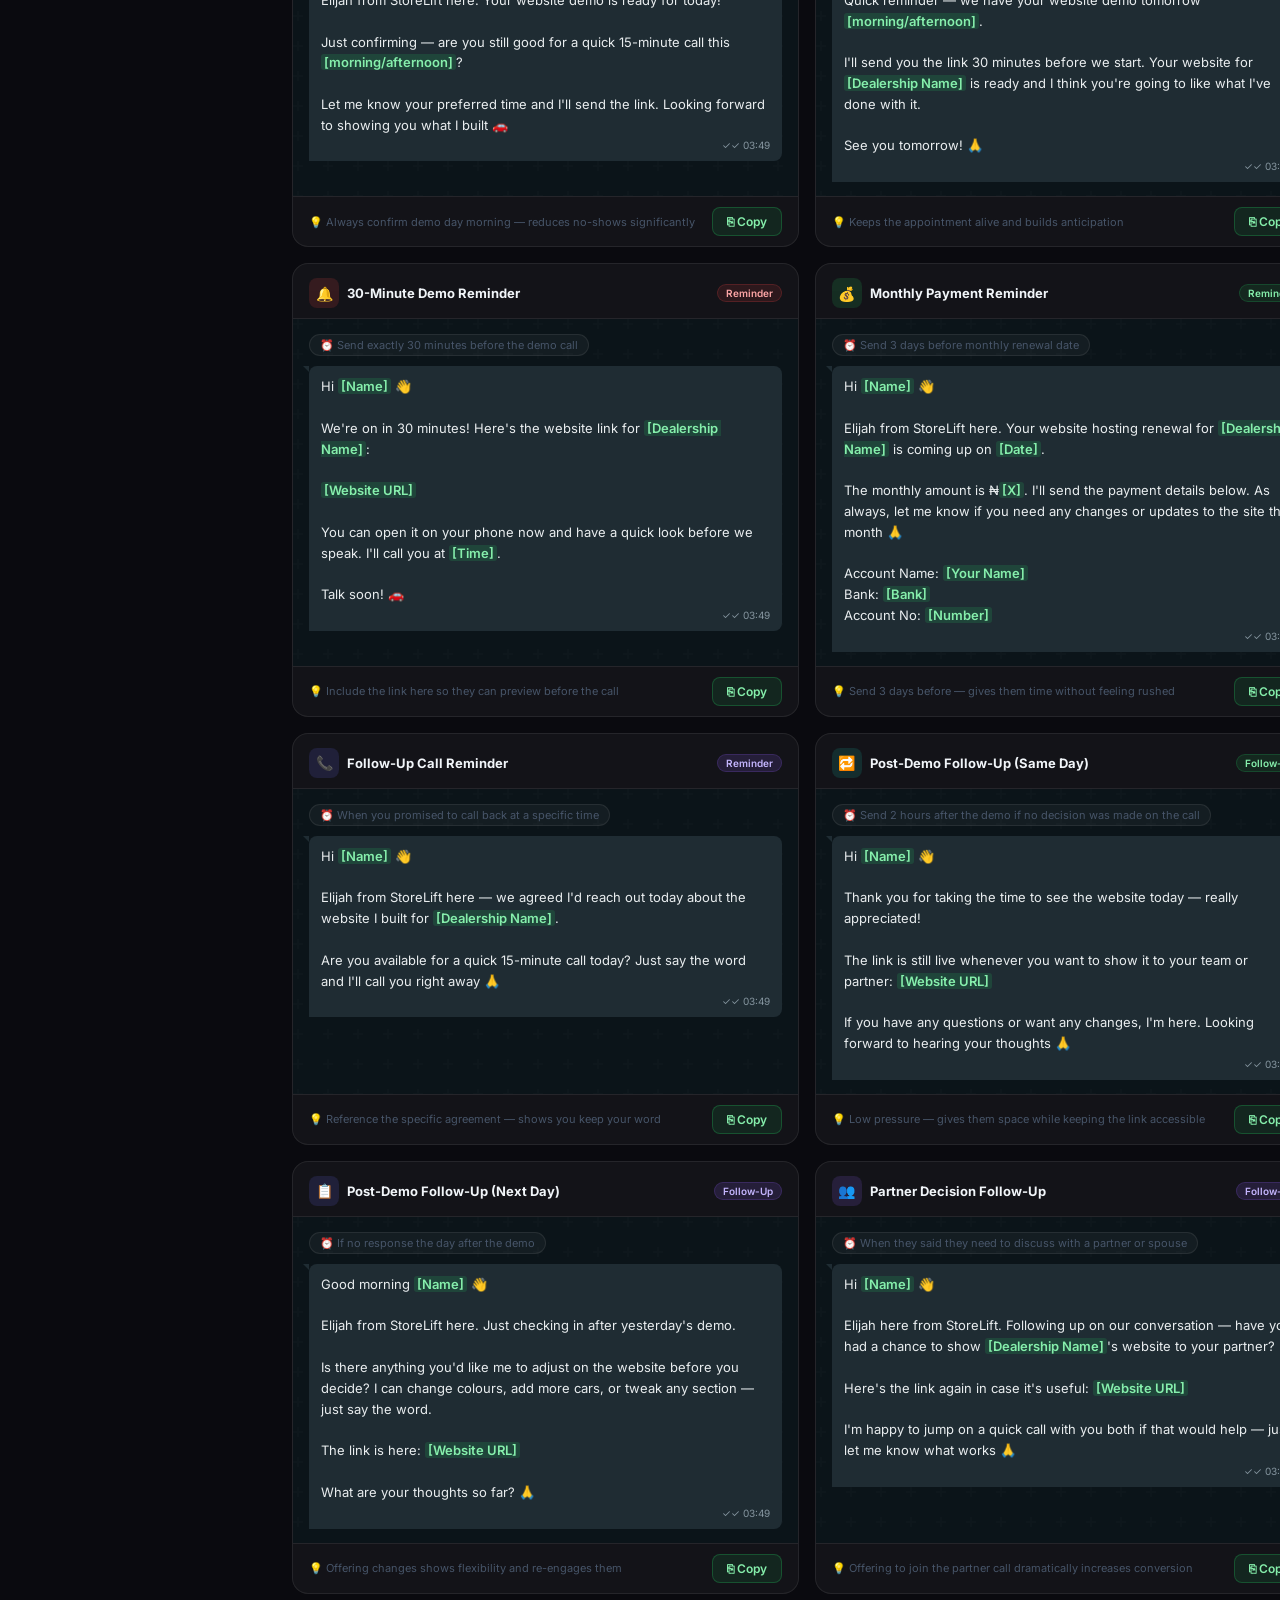
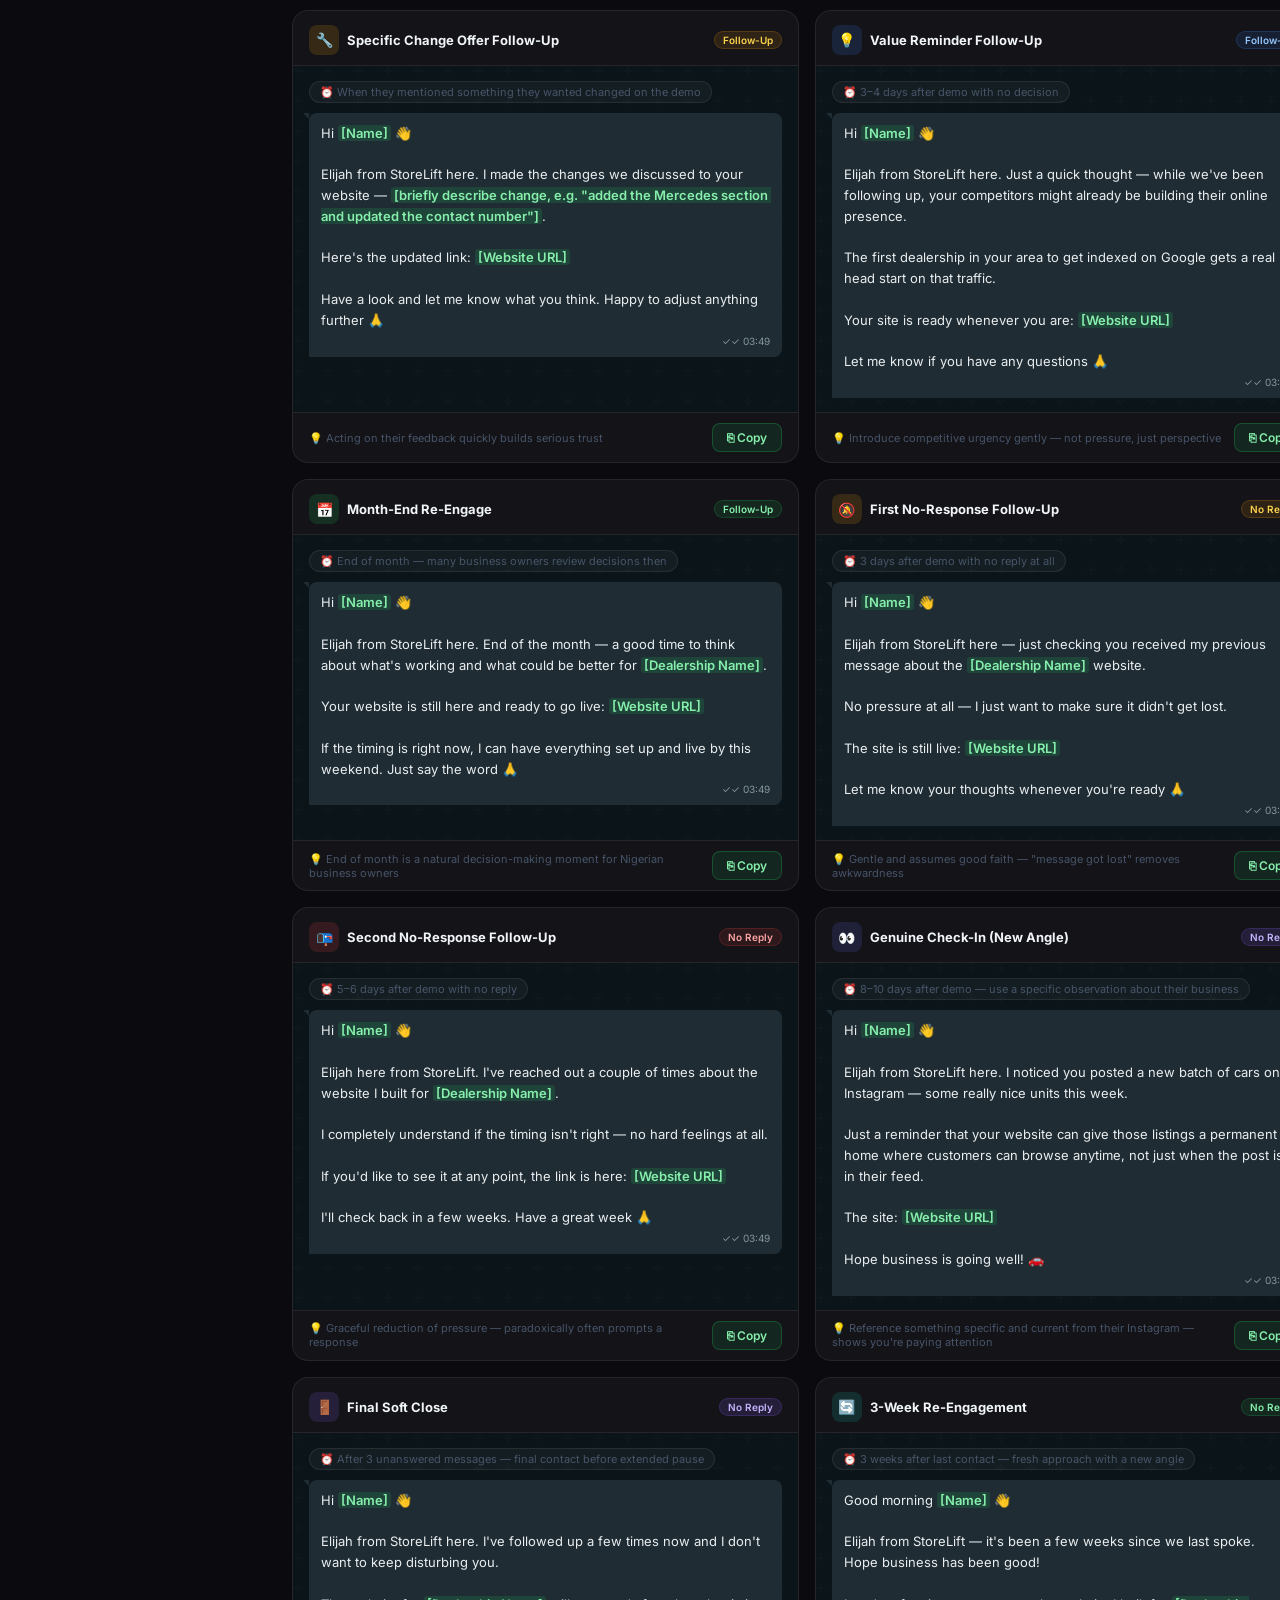
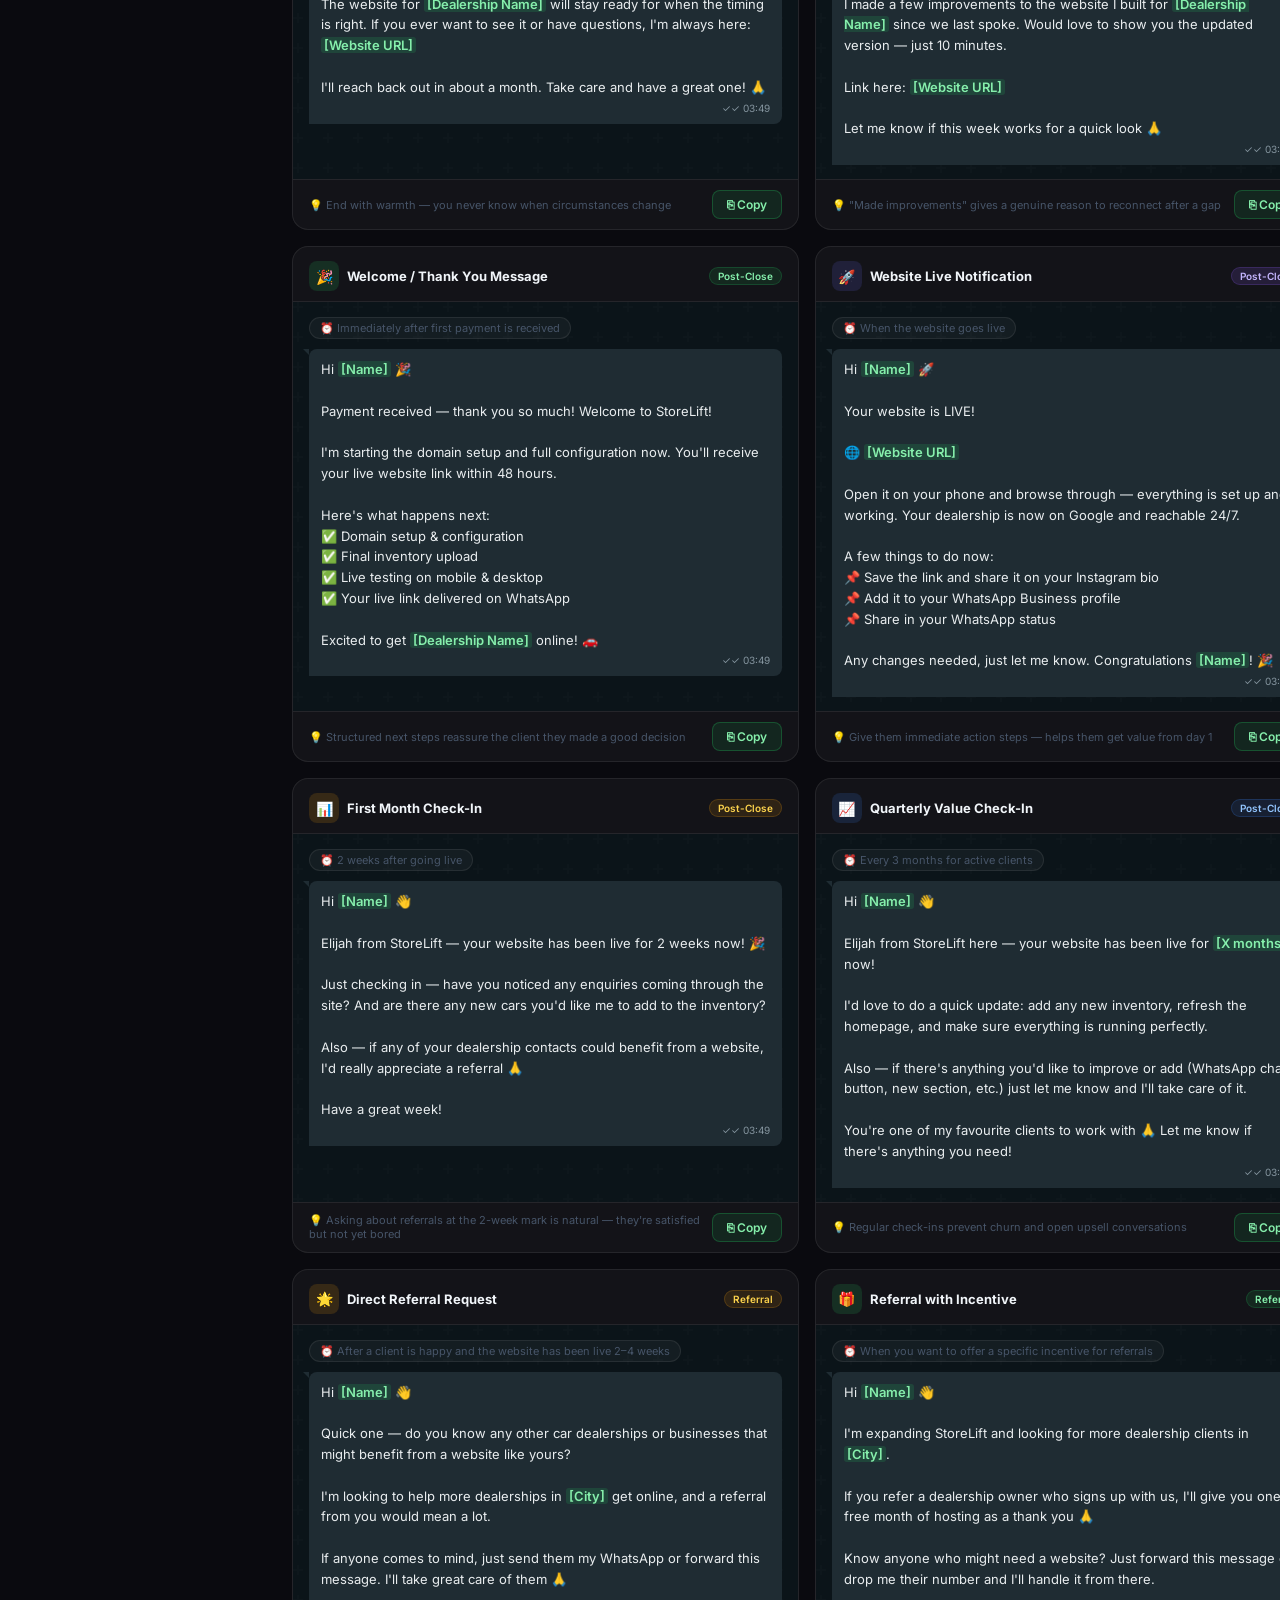
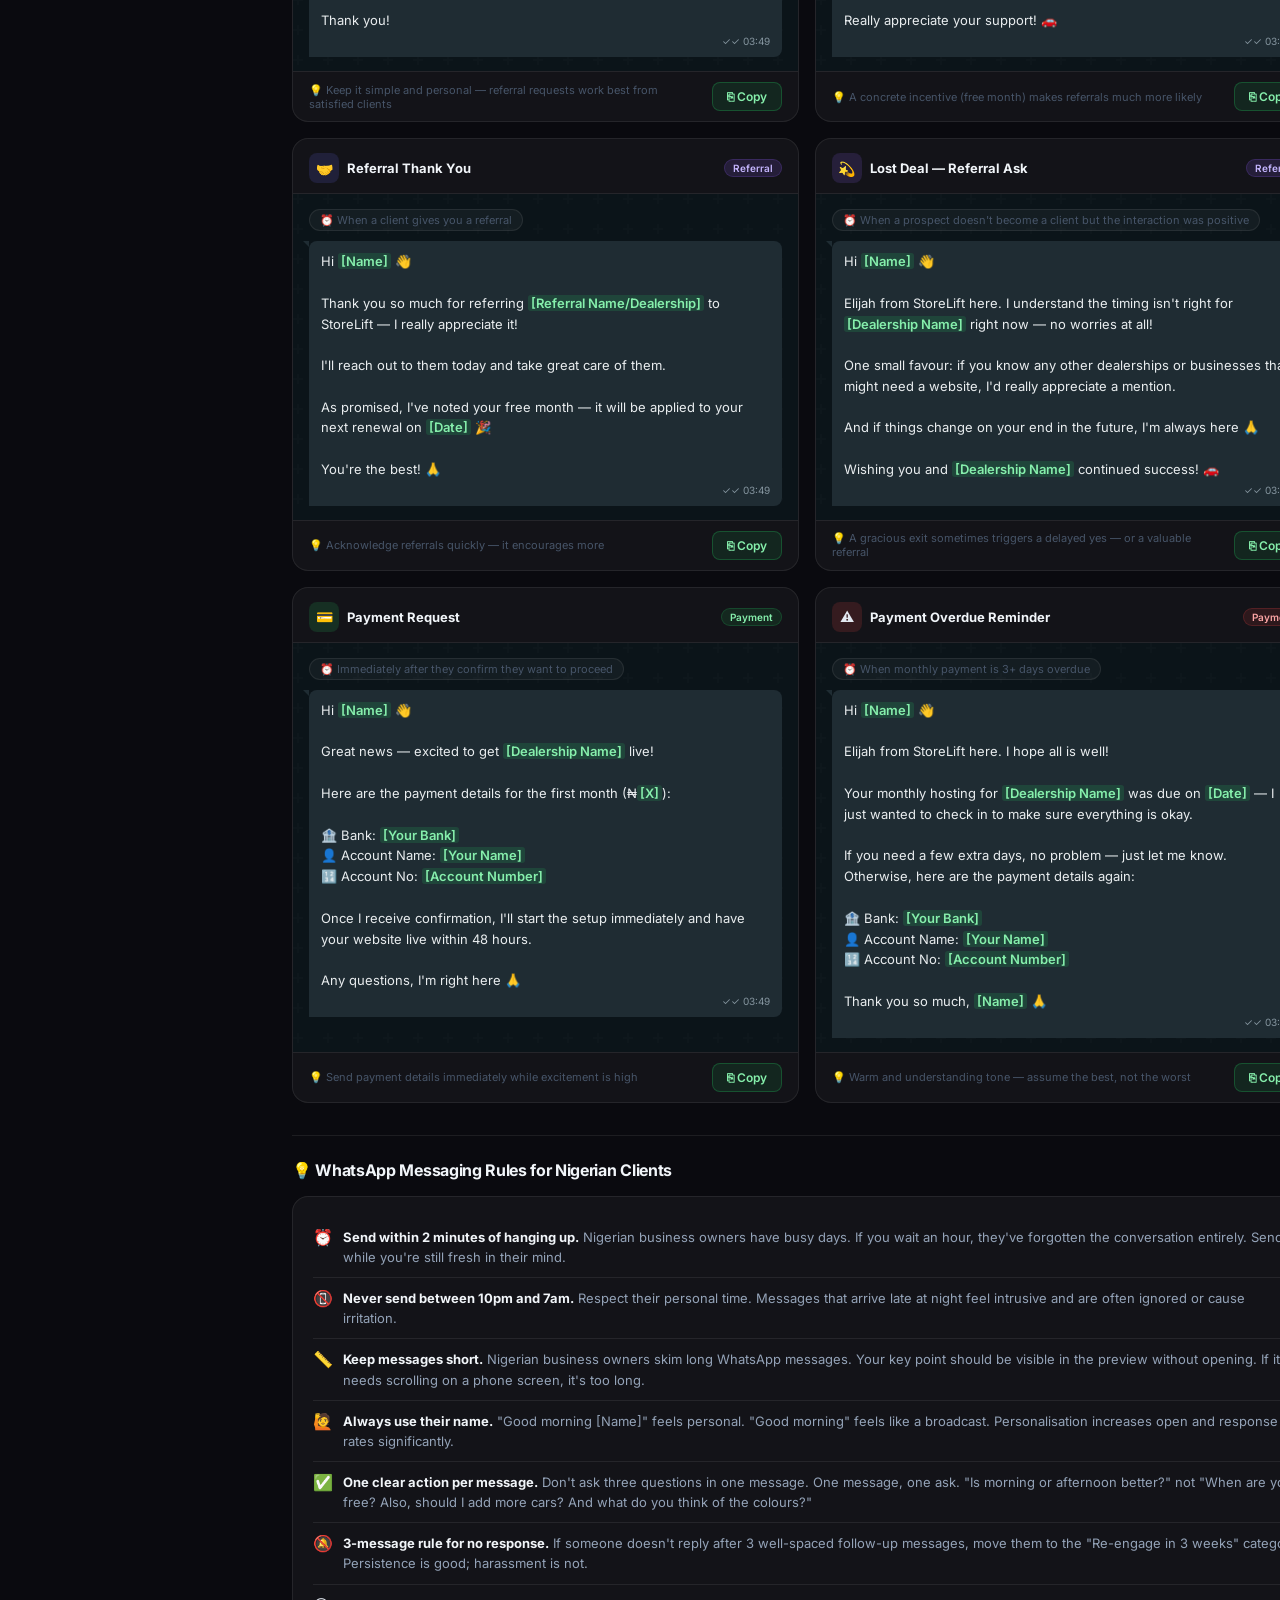
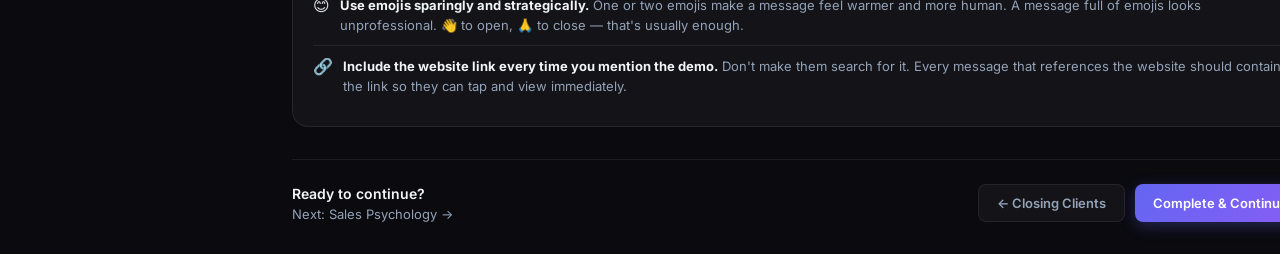
<file: whatsapp.html>
<!DOCTYPE html>
<html lang="en">
<head>
  <meta charset="UTF-8" />
  <meta name="viewport" content="width=device-width, initial-scale=1.0" />
  <title>WhatsApp Templates · StoreLift Sales Bible</title>
  <link rel="stylesheet" href="css/global.css" />
  <style>

    .wa-hero {
      background: linear-gradient(135deg, rgba(37,211,102,0.1), rgba(18,140,126,0.06));
      border: 1px solid rgba(37,211,102,0.2);
      border-radius: var(--radius-xl);
      padding: 32px;
      margin-bottom: 32px;
      position: relative;
      overflow: hidden;
    }
    .wa-hero::after {
      content: '💬';
      position: absolute;
      right: 28px; top: 50%;
      transform: translateY(-50%);
      font-size: 80px;
      opacity: 0.12;
    }

    /* Category filter */
    .wa-cats {
      display: flex;
      flex-wrap: wrap;
      gap: 8px;
      margin-bottom: 24px;
    }
    .wa-cat {
      padding: 7px 16px;
      border-radius: 20px;
      font-size: 12px;
      font-weight: 600;
      border: 1px solid var(--border);
      background: var(--bg-card);
      color: var(--text-muted);
      cursor: pointer;
      transition: all var(--transition);
      white-space: nowrap;
    }
    .wa-cat:hover { background: var(--bg-card-hover); color: var(--text-secondary); }
    .wa-cat.active {
      background: rgba(37,211,102,0.12);
      border-color: rgba(37,211,102,0.3);
      color: #86efac;
    }

    /* Template cards */
    .template-grid {
      display: grid;
      grid-template-columns: repeat(auto-fill, minmax(340px, 1fr));
      gap: 16px;
    }

    .template-card {
      background: var(--bg-card);
      border: 1px solid var(--border);
      border-radius: var(--radius-lg);
      overflow: hidden;
      transition: all var(--transition);
      display: flex;
      flex-direction: column;
    }
    .template-card:hover {
      background: var(--bg-card-hover);
      border-color: var(--border-strong);
      transform: translateY(-2px);
    }

    .template-header {
      padding: 14px 16px 10px;
      border-bottom: 1px solid var(--border);
      display: flex;
      align-items: center;
      justify-content: space-between;
      gap: 10px;
    }
    .template-title-wrap { display: flex; align-items: center; gap: 8px; }
    .template-icon {
      width: 30px; height: 30px;
      border-radius: var(--radius-sm);
      display: flex; align-items: center; justify-content: center;
      font-size: 14px;
      flex-shrink: 0;
    }
    .template-name {
      font-size: 13px;
      font-weight: 700;
      color: var(--text-primary);
    }
    .template-cat-badge {
      font-size: 10px;
      font-weight: 600;
      padding: 2px 8px;
      border-radius: 10px;
    }

    /* WhatsApp bubble preview */
    .wa-bubble-wrap {
      padding: 14px 16px;
      background: #0b1419;
      flex: 1;
      position: relative;
    }
    .wa-bubble-wrap::before {
      content: '';
      position: absolute;
      inset: 0;
      background: url("data:image/svg+xml,%3Csvg width='60' height='60' viewBox='0 0 60 60' xmlns='http://www.w3.org/2000/svg'%3E%3Cg fill='none' fill-rule='evenodd'%3E%3Cg fill='%23ffffff' fill-opacity='0.01'%3E%3Cpath d='M36 34v-4h-2v4h-4v2h4v4h2v-4h4v-2h-4zm0-30V0h-2v4h-4v2h4v4h2V6h4V4h-4zM6 34v-4H4v4H0v2h4v4h2v-4h4v-2H6zM6 4V0H4v4H0v2h4v4h2V6h4V4H6z'/%3E%3C/g%3E%3C/g%3E%3C/svg%3E");
      pointer-events: none;
    }
    .wa-bubble {
      background: #1f2c33;
      border-radius: 8px 8px 8px 0;
      padding: 10px 12px;
      position: relative;
      max-width: 100%;
    }
    .wa-bubble::before {
      content: '';
      position: absolute;
      left: -6px; top: 0;
      border-right: 6px solid #1f2c33;
      border-bottom: 6px solid transparent;
    }
    .wa-bubble-text {
      font-size: 13px;
      color: #e9edef;
      line-height: 1.6;
      white-space: pre-wrap;
      word-break: break-word;
    }
    .wa-bubble-time {
      text-align: right;
      font-size: 10px;
      color: #8696a0;
      margin-top: 4px;
    }

    /* Editable variables */
    .var-highlight {
      background: rgba(37,211,102,0.15);
      color: #86efac;
      border-radius: 3px;
      padding: 0 3px;
      font-weight: 600;
    }

    /* Template footer */
    .template-footer {
      padding: 10px 16px;
      border-top: 1px solid var(--border);
      display: flex;
      align-items: center;
      justify-content: space-between;
      gap: 8px;
    }
    .template-note {
      font-size: 11px;
      color: var(--text-muted);
      flex: 1;
    }
    .copy-wa-btn {
      display: inline-flex;
      align-items: center;
      gap: 5px;
      padding: 6px 14px;
      border-radius: var(--radius-sm);
      font-size: 12px;
      font-weight: 600;
      background: rgba(37,211,102,0.1);
      border: 1px solid rgba(37,211,102,0.25);
      color: #86efac;
      cursor: pointer;
      transition: all var(--transition);
      white-space: nowrap;
    }
    .copy-wa-btn:hover { background: rgba(37,211,102,0.2); }
    .copy-wa-btn.copied { background: rgba(37,211,102,0.25); }

    /* When-to-use */
    .when-tag {
      display: inline-flex;
      align-items: center;
      gap: 4px;
      font-size: 11px;
      color: var(--text-muted);
      background: var(--bg-card);
      border: 1px solid var(--border);
      border-radius: 20px;
      padding: 3px 10px;
      margin-bottom: 10px;
    }

    /* Sequence banner */
    .sequence-banner {
      background: linear-gradient(135deg, rgba(99,102,241,0.08), rgba(139,92,246,0.05));
      border: 1px solid rgba(99,102,241,0.2);
      border-radius: var(--radius-lg);
      padding: 20px;
      margin-bottom: 24px;
    }
    .sequence-steps {
      display: flex;
      gap: 0;
      overflow-x: auto;
      padding: 4px 0;
    }
    .seq-step {
      display: flex;
      align-items: center;
      gap: 0;
      flex-shrink: 0;
    }
    .seq-bubble {
      background: var(--bg-card);
      border: 1px solid var(--border);
      border-radius: var(--radius-md);
      padding: 8px 14px;
      font-size: 12px;
      color: var(--text-secondary);
      text-align: center;
      white-space: nowrap;
    }
    .seq-bubble strong { display: block; color: var(--text-primary); font-size: 11px; margin-bottom: 2px; }
    .seq-arrow {
      font-size: 16px;
      color: var(--text-muted);
      padding: 0 6px;
    }

    /* Tips */
    .wa-tip {
      display: flex;
      gap: 10px;
      padding: 10px 0;
      border-bottom: 1px solid var(--border);
      font-size: 13px;
    }
    .wa-tip:last-child { border-bottom: none; }
    .wa-tip-icon { font-size: 16px; flex-shrink: 0; }
    .wa-tip-text { color: var(--text-secondary); line-height: 1.55; }
    .wa-tip-text strong { color: var(--text-primary); }

    @media (max-width: 640px) {
      .template-grid { grid-template-columns: 1fr; }
    }
  </style>
</head>
<body>
<div class="sidebar-overlay"></div>
<div class="app-layout">

  <aside class="sidebar">
    <div class="sidebar-logo">
      <div class="logo-mark">
        <div class="logo-icon">SL</div>
        <div class="logo-text">
          <div class="logo-name">StoreLift</div>
          <div class="logo-sub">Sales Bible</div>
        </div>
      </div>
    </div>
    <div class="sidebar-search">
      <div class="search-wrap">
        <span class="search-icon">⌕</span>
        <input type="text" id="sidebar-search" placeholder="Search modules..." />
      </div>
    </div>
    <nav class="sidebar-nav" id="sidebar-nav"></nav>
    <div class="sidebar-footer">
      <div class="sidebar-footer-info">StoreLift Sales Bible · <span>Module 9 of 13</span></div>
    </div>
  </aside>

  <main class="main-content">
    <header class="topbar">
      <div class="topbar-left">
        <button class="hamburger"><span></span><span></span><span></span></button>
        <div class="topbar-breadcrumb">
          <a href="index.html" style="color:var(--text-muted);text-decoration:none;">Dashboard</a>
          <span>›</span>
          <span class="current">WhatsApp Templates</span>
        </div>
      </div>
      <div class="topbar-right">
        <button class="btn btn-ghost btn-sm" onclick="completeAndNext()">Mark Complete →</button>
      </div>
    </header>

    <div class="page-content">

      <div class="wa-hero animate-in">
        <div class="page-eyebrow">💚 Module 9</div>
        <h1 class="page-title" style="font-size:24px;margin-bottom:10px;">WhatsApp Templates</h1>
        <p class="page-subtitle" style="max-width:560px;">Every message you send on WhatsApp either moves a deal forward or lets it go cold. These ready-to-copy templates cover every stage of your pipeline — from first follow-up to payment reminder. Just replace the highlighted variables and send.</p>
      </div>

      <!-- Progress -->
      <div class="glass-card animate-in-delay-1" style="padding:20px;margin-bottom:24px;">
        <div style="display:flex;align-items:center;justify-content:space-between;margin-bottom:10px;">
          <div style="font-size:13px;font-weight:600;color:var(--text-primary);">Module 9 Progress</div>
          <div style="font-size:12px;color:var(--text-muted);" id="section-count">0 of 30 templates viewed</div>
        </div>
        <div class="progress-track">
          <div class="progress-fill" id="module-progress-fill" style="width:0%"></div>
        </div>
      </div>

      <!-- Follow-up sequence overview -->
      <div class="sequence-banner animate-in-delay-1" style="margin-bottom:24px;">
        <div style="font-size:13px;font-weight:700;color:#a5b4fc;margin-bottom:12px;">📋 The Full Follow-Up Sequence</div>
        <div class="sequence-steps">
          <div class="seq-step">
            <div class="seq-bubble"><strong>Call Day 0</strong>First contact</div>
            <span class="seq-arrow">→</span>
          </div>
          <div class="seq-step">
            <div class="seq-bubble"><strong>Day 0</strong>Booking confirm</div>
            <span class="seq-arrow">→</span>
          </div>
          <div class="seq-step">
            <div class="seq-bubble"><strong>Day 3</strong>Demo reminder</div>
            <span class="seq-arrow">→</span>
          </div>
          <div class="seq-step">
            <div class="seq-bubble"><strong>Post-demo</strong>Follow-up</div>
            <span class="seq-arrow">→</span>
          </div>
          <div class="seq-step">
            <div class="seq-bubble"><strong>Day 5–8</strong>No response</div>
            <span class="seq-arrow">→</span>
          </div>
          <div class="seq-step">
            <div class="seq-bubble"><strong>Day 21</strong>Re-engage</div>
            <span class="seq-arrow">→</span>
          </div>
          <div class="seq-step">
            <div class="seq-bubble"><strong>Post-close</strong>Thank you</div>
            <span class="seq-arrow">→</span>
          </div>
          <div class="seq-step">
            <div class="seq-bubble"><strong>Monthly</strong>Payment</div>
          </div>
        </div>
      </div>

      <!-- Category tabs -->
      <div class="wa-cats animate-in-delay-1">
        <button class="wa-cat active" onclick="filterWA('all')">All Templates</button>
        <button class="wa-cat" onclick="filterWA('booking')">📅 Booking</button>
        <button class="wa-cat" onclick="filterWA('reminder')">⏰ Reminders</button>
        <button class="wa-cat" onclick="filterWA('followup')">🔁 Follow-Up</button>
        <button class="wa-cat" onclick="filterWA('noreply')">🔕 No Response</button>
        <button class="wa-cat" onclick="filterWA('close')">🤝 Post-Close</button>
        <button class="wa-cat" onclick="filterWA('referral')">🌟 Referral</button>
        <button class="wa-cat" onclick="filterWA('payment')">💰 Payment</button>
      </div>

      <!-- Template grid -->
      <div class="template-grid animate-in" id="template-grid"></div>

      <div class="divider" style="margin-top:32px;"></div>

      <!-- WhatsApp tips -->
      <div class="animate-in" style="margin-bottom:32px;">
        <div class="section-title" style="margin-bottom:16px;">💡 WhatsApp Messaging Rules for Nigerian Clients</div>
        <div class="glass-card" style="padding:20px;">
          <div class="wa-tip">
            <span class="wa-tip-icon">⏰</span>
            <div class="wa-tip-text"><strong>Send within 2 minutes of hanging up.</strong> Nigerian business owners have busy days. If you wait an hour, they've forgotten the conversation entirely. Send while you're still fresh in their mind.</div>
          </div>
          <div class="wa-tip">
            <span class="wa-tip-icon">📵</span>
            <div class="wa-tip-text"><strong>Never send between 10pm and 7am.</strong> Respect their personal time. Messages that arrive late at night feel intrusive and are often ignored or cause irritation.</div>
          </div>
          <div class="wa-tip">
            <span class="wa-tip-icon">📏</span>
            <div class="wa-tip-text"><strong>Keep messages short.</strong> Nigerian business owners skim long WhatsApp messages. Your key point should be visible in the preview without opening. If it needs scrolling on a phone screen, it's too long.</div>
          </div>
          <div class="wa-tip">
            <span class="wa-tip-icon">🙋</span>
            <div class="wa-tip-text"><strong>Always use their name.</strong> "Good morning [Name]" feels personal. "Good morning" feels like a broadcast. Personalisation increases open and response rates significantly.</div>
          </div>
          <div class="wa-tip">
            <span class="wa-tip-icon">✅</span>
            <div class="wa-tip-text"><strong>One clear action per message.</strong> Don't ask three questions in one message. One message, one ask. "Is morning or afternoon better?" not "When are you free? Also, should I add more cars? And what do you think of the colours?"</div>
          </div>
          <div class="wa-tip">
            <span class="wa-tip-icon">🔕</span>
            <div class="wa-tip-text"><strong>3-message rule for no response.</strong> If someone doesn't reply after 3 well-spaced follow-up messages, move them to the "Re-engage in 3 weeks" category. Persistence is good; harassment is not.</div>
          </div>
          <div class="wa-tip">
            <span class="wa-tip-icon">😊</span>
            <div class="wa-tip-text"><strong>Use emojis sparingly and strategically.</strong> One or two emojis make a message feel warmer and more human. A message full of emojis looks unprofessional. 👋 to open, 🙏 to close — that's usually enough.</div>
          </div>
          <div class="wa-tip">
            <span class="wa-tip-icon">🔗</span>
            <div class="wa-tip-text"><strong>Include the website link every time you mention the demo.</strong> Don't make them search for it. Every message that references the website should contain the link so they can tap and view immediately.</div>
          </div>
        </div>
      </div>

      <div class="divider"></div>

      <div style="display:flex;align-items:center;justify-content:space-between;flex-wrap:wrap;gap:12px;">
        <div>
          <div style="font-size:14px;font-weight:600;color:var(--text-primary);margin-bottom:4px;">Ready to continue?</div>
          <div style="font-size:13px;color:var(--text-secondary);">Next: Sales Psychology →</div>
        </div>
        <div style="display:flex;gap:10px;">
          <a href="closing.html" class="btn btn-ghost">← Closing Clients</a>
          <button class="btn btn-primary" onclick="completeAndNext()">Complete & Continue →</button>
        </div>
      </div>

    </div>
  </main>
</div>

<div class="toast"></div>
<script src="js/app.js"></script>
<script>

const TEMPLATES = [

  /* ── BOOKING (5) ── */
  {id:1, cat:'booking', name:'Post-Call Booking Confirm', icon:'📅',
   iconBg:'rgba(99,102,241,0.15)', badge:'Booking', badgeClass:'badge-purple',
   when:'Send immediately after hanging up — within 2 minutes',
   text:`Hi [Name] 👋

This is Elijah from StoreLift — we just spoke about your dealership's website.

I'm putting the finishing touches on it now and will reach out on [Day] to show you. Looking forward to it!

Feel free to reach me on this number anytime.`,
   note:'Replace [Name] and [Day] before sending'},

  {id:2, cat:'booking', name:'Booking Confirm with Link Preview', icon:'🔗',
   iconBg:'rgba(59,130,246,0.15)', badge:'Booking', badgeClass:'badge-blue',
   when:'Use when they seemed very interested and you want to build excitement',
   text:`Hi [Name] 👋

Elijah here from StoreLift — great speaking with you just now!

Your dealership website is almost ready. I'll send you the link on [Day] so you can see exactly what I've built for [Dealership Name].

Talk soon! 🚗`,
   note:'Great for enthusiastic prospects — builds anticipation'},

  {id:3, cat:'booking', name:'Gatekeeper Warm Handoff', icon:'🚪',
   iconBg:'rgba(245,158,11,0.15)', badge:'Booking', badgeClass:'badge-amber',
   when:'Send after speaking to a gatekeeper who took your message',
   text:`Hi, good afternoon.

This is Elijah from StoreLift. I called earlier about a website I built for [Dealership Name] — your colleague said they'd pass the message on.

I'd love to show the owner what I put together. Could you kindly let them know I'll follow up tomorrow morning?

Thank you so much 🙏`,
   note:'Warm and respectful tone — gatekeeper is still your ally'},

  {id:4, cat:'booking', name:'Reschedule Request', icon:'📆',
   iconBg:'rgba(139,92,246,0.15)', badge:'Booking', badgeClass:'badge-purple',
   when:'When a booked demo needs to be rescheduled',
   text:`Hi [Name] 👋

Elijah from StoreLift here. We had a demo call planned for [Original Day] — just checking if that still works for you, or if you'd prefer to reschedule?

I'm flexible. Just let me know what time suits and I'll be there. The website is ready and looking sharp 😊`,
   note:'Non-pressuring — makes rescheduling easy for them'},

  {id:5, cat:'booking', name:'Demo Day Morning Confirmation', icon:'☀️',
   iconBg:'rgba(245,158,11,0.15)', badge:'Booking', badgeClass:'badge-amber',
   when:'Send the morning of the demo call to confirm',
   text:`Good morning [Name] 👋

Elijah from StoreLift here. Your website demo is ready for today!

Just confirming — are you still good for a quick 15-minute call this [morning/afternoon]?

Let me know your preferred time and I'll send the link. Looking forward to showing you what I built 🚗`,
   note:'Always confirm demo day morning — reduces no-shows significantly'},

  /* ── REMINDERS (4) ── */
  {id:6, cat:'reminder', name:'24-Hour Demo Reminder', icon:'⏰',
   iconBg:'rgba(34,197,94,0.15)', badge:'Reminder', badgeClass:'badge-green',
   when:'Send 24 hours before a booked demo',
   text:`Hi [Name] 👋

Quick reminder — we have your website demo tomorrow [morning/afternoon].

I'll send you the link 30 minutes before we start. Your website for [Dealership Name] is ready and I think you're going to like what I've done with it.

See you tomorrow! 🙏`,
   note:'Keeps the appointment alive and builds anticipation'},

  {id:7, cat:'reminder', name:'30-Minute Demo Reminder', icon:'🔔',
   iconBg:'rgba(239,68,68,0.15)', badge:'Reminder', badgeClass:'badge-red',
   when:'Send exactly 30 minutes before the demo call',
   text:`Hi [Name] 👋

We're on in 30 minutes! Here's the website link for [Dealership Name]:

[Website URL]

You can open it on your phone now and have a quick look before we speak. I'll call you at [Time].

Talk soon! 🚗`,
   note:'Include the link here so they can preview before the call'},

  {id:8, cat:'reminder', name:'Monthly Payment Reminder', icon:'💰',
   iconBg:'rgba(34,197,94,0.15)', badge:'Reminder', badgeClass:'badge-green',
   when:'Send 3 days before monthly renewal date',
   text:`Hi [Name] 👋

Elijah from StoreLift here. Your website hosting renewal for [Dealership Name] is coming up on [Date].

The monthly amount is ₦[X]. I'll send the payment details below. As always, let me know if you need any changes or updates to the site this month 🙏

Account Name: [Your Name]
Bank: [Bank]
Account No: [Number]`,
   note:'Send 3 days before — gives them time without feeling rushed'},

  {id:9, cat:'reminder', name:'Follow-Up Call Reminder', icon:'📞',
   iconBg:'rgba(99,102,241,0.15)', badge:'Reminder', badgeClass:'badge-purple',
   when:'When you promised to call back at a specific time',
   text:`Hi [Name] 👋

Elijah from StoreLift here — we agreed I'd reach out today about the website I built for [Dealership Name].

Are you available for a quick 15-minute call today? Just say the word and I'll call you right away 🙏`,
   note:'Reference the specific agreement — shows you keep your word'},

  /* ── FOLLOW-UP (6) ── */
  {id:10, cat:'followup', name:'Post-Demo Follow-Up (Same Day)', icon:'🔁',
   iconBg:'rgba(20,184,166,0.15)', badge:'Follow-Up', badgeClass:'badge-green',
   when:'Send 2 hours after the demo if no decision was made on the call',
   text:`Hi [Name] 👋

Thank you for taking the time to see the website today — really appreciated!

The link is still live whenever you want to show it to your team or partner: [Website URL]

If you have any questions or want any changes, I'm here. Looking forward to hearing your thoughts 🙏`,
   note:'Low pressure — gives them space while keeping the link accessible'},

  {id:11, cat:'followup', name:'Post-Demo Follow-Up (Next Day)', icon:'📋',
   iconBg:'rgba(99,102,241,0.15)', badge:'Follow-Up', badgeClass:'badge-purple',
   when:'If no response the day after the demo',
   text:`Good morning [Name] 👋

Elijah from StoreLift here. Just checking in after yesterday's demo.

Is there anything you'd like me to adjust on the website before you decide? I can change colours, add more cars, or tweak any section — just say the word.

The link is here: [Website URL]

What are your thoughts so far? 🙏`,
   note:'Offering changes shows flexibility and re-engages them'},

  {id:12, cat:'followup', name:'Partner Decision Follow-Up', icon:'👥',
   iconBg:'rgba(139,92,246,0.15)', badge:'Follow-Up', badgeClass:'badge-purple',
   when:'When they said they need to discuss with a partner or spouse',
   text:`Hi [Name] 👋

Elijah here from StoreLift. Following up on our conversation — have you had a chance to show [Dealership Name]'s website to your partner?

Here's the link again in case it's useful: [Website URL]

I'm happy to jump on a quick call with you both if that would help — just let me know what works 🙏`,
   note:'Offering to join the partner call dramatically increases conversion'},

  {id:13, cat:'followup', name:'Specific Change Offer Follow-Up', icon:'🔧',
   iconBg:'rgba(245,158,11,0.15)', badge:'Follow-Up', badgeClass:'badge-amber',
   when:'When they mentioned something they wanted changed on the demo',
   text:`Hi [Name] 👋

Elijah from StoreLift here. I made the changes we discussed to your website — [briefly describe change, e.g. "added the Mercedes section and updated the contact number"].

Here's the updated link: [Website URL]

Have a look and let me know what you think. Happy to adjust anything further 🙏`,
   note:'Acting on their feedback quickly builds serious trust'},

  {id:14, cat:'followup', name:'Value Reminder Follow-Up', icon:'💡',
   iconBg:'rgba(59,130,246,0.15)', badge:'Follow-Up', badgeClass:'badge-blue',
   when:'3–4 days after demo with no decision',
   text:`Hi [Name] 👋

Elijah from StoreLift here. Just a quick thought — while we've been following up, your competitors might already be building their online presence.

The first dealership in your area to get indexed on Google gets a real head start on that traffic.

Your site is ready whenever you are: [Website URL]

Let me know if you have any questions 🙏`,
   note:'Introduce competitive urgency gently — not pressure, just perspective'},

  {id:15, cat:'followup', name:'Month-End Re-Engage', icon:'📅',
   iconBg:'rgba(34,197,94,0.15)', badge:'Follow-Up', badgeClass:'badge-green',
   when:'End of month — many business owners review decisions then',
   text:`Hi [Name] 👋

Elijah from StoreLift here. End of the month — a good time to think about what's working and what could be better for [Dealership Name].

Your website is still here and ready to go live: [Website URL]

If the timing is right now, I can have everything set up and live by this weekend. Just say the word 🙏`,
   note:'End of month is a natural decision-making moment for Nigerian business owners'},

  /* ── NO RESPONSE (5) ── */
  {id:16, cat:'noreply', name:'First No-Response Follow-Up', icon:'🔕',
   iconBg:'rgba(245,158,11,0.15)', badge:'No Reply', badgeClass:'badge-amber',
   when:'3 days after demo with no reply at all',
   text:`Hi [Name] 👋

Elijah from StoreLift here — just checking you received my previous message about the [Dealership Name] website.

No pressure at all — I just want to make sure it didn't get lost.

The site is still live: [Website URL]

Let me know your thoughts whenever you're ready 🙏`,
   note:'Gentle and assumes good faith — "message got lost" removes awkwardness'},

  {id:17, cat:'noreply', name:'Second No-Response Follow-Up', icon:'📭',
   iconBg:'rgba(239,68,68,0.15)', badge:'No Reply', badgeClass:'badge-red',
   when:'5–6 days after demo with no reply',
   text:`Hi [Name] 👋

Elijah here from StoreLift. I've reached out a couple of times about the website I built for [Dealership Name].

I completely understand if the timing isn't right — no hard feelings at all.

If you'd like to see it at any point, the link is here: [Website URL]

I'll check back in a few weeks. Have a great week 🙏`,
   note:'Graceful reduction of pressure — paradoxically often prompts a response'},

  {id:18, cat:'noreply', name:'Genuine Check-In (New Angle)', icon:'👀',
   iconBg:'rgba(99,102,241,0.15)', badge:'No Reply', badgeClass:'badge-purple',
   when:'8–10 days after demo — use a specific observation about their business',
   text:`Hi [Name] 👋

Elijah from StoreLift here. I noticed you posted a new batch of cars on Instagram — some really nice units this week.

Just a reminder that your website can give those listings a permanent home where customers can browse anytime, not just when the post is in their feed.

The site: [Website URL]

Hope business is going well! 🚗`,
   note:'Reference something specific and current from their Instagram — shows you\'re paying attention'},

  {id:19, cat:'noreply', name:'Final Soft Close', icon:'🚪',
   iconBg:'rgba(139,92,246,0.15)', badge:'No Reply', badgeClass:'badge-purple',
   when:'After 3 unanswered messages — final contact before extended pause',
   text:`Hi [Name] 👋

Elijah from StoreLift here. I've followed up a few times now and I don't want to keep disturbing you.

The website for [Dealership Name] will stay ready for when the timing is right. If you ever want to see it or have questions, I'm always here: [Website URL]

I'll reach back out in about a month. Take care and have a great one! 🙏`,
   note:'End with warmth — you never know when circumstances change'},

  {id:20, cat:'noreply', name:'3-Week Re-Engagement', icon:'🔄',
   iconBg:'rgba(20,184,166,0.15)', badge:'No Reply', badgeClass:'badge-green',
   when:'3 weeks after last contact — fresh approach with a new angle',
   text:`Good morning [Name] 👋

Elijah from StoreLift — it's been a few weeks since we last spoke. Hope business has been good!

I made a few improvements to the website I built for [Dealership Name] since we last spoke. Would love to show you the updated version — just 10 minutes.

Link here: [Website URL]

Let me know if this week works for a quick look 🙏`,
   note:'\"Made improvements\" gives a genuine reason to reconnect after a gap'},

  /* ── POST-CLOSE (4) ── */
  {id:21, cat:'close', name:'Welcome / Thank You Message', icon:'🎉',
   iconBg:'rgba(34,197,94,0.15)', badge:'Post-Close', badgeClass:'badge-green',
   when:'Immediately after first payment is received',
   text:`Hi [Name] 🎉

Payment received — thank you so much! Welcome to StoreLift!

I'm starting the domain setup and full configuration now. You'll receive your live website link within 48 hours.

Here's what happens next:
✅ Domain setup & configuration
✅ Final inventory upload
✅ Live testing on mobile & desktop
✅ Your live link delivered on WhatsApp

Excited to get [Dealership Name] online! 🚗`,
   note:'Structured next steps reassure the client they made a good decision'},

  {id:22, cat:'close', name:'Website Live Notification', icon:'🚀',
   iconBg:'rgba(99,102,241,0.15)', badge:'Post-Close', badgeClass:'badge-purple',
   when:'When the website goes live',
   text:`Hi [Name] 🚀

Your website is LIVE!

🌐 [Website URL]

Open it on your phone and browse through — everything is set up and working. Your dealership is now on Google and reachable 24/7.

A few things to do now:
📌 Save the link and share it on your Instagram bio
📌 Add it to your WhatsApp Business profile
📌 Share in your WhatsApp status

Any changes needed, just let me know. Congratulations [Name]! 🎉`,
   note:'Give them immediate action steps — helps them get value from day 1'},

  {id:23, cat:'close', name:'First Month Check-In', icon:'📊',
   iconBg:'rgba(245,158,11,0.15)', badge:'Post-Close', badgeClass:'badge-amber',
   when:'2 weeks after going live',
   text:`Hi [Name] 👋

Elijah from StoreLift — your website has been live for 2 weeks now! 🎉

Just checking in — have you noticed any enquiries coming through the site? And are there any new cars you'd like me to add to the inventory?

Also — if any of your dealership contacts could benefit from a website, I'd really appreciate a referral 🙏

Have a great week!`,
   note:'Asking about referrals at the 2-week mark is natural — they\'re satisfied but not yet bored'},

  {id:24, cat:'close', name:'Quarterly Value Check-In', icon:'📈',
   iconBg:'rgba(59,130,246,0.15)', badge:'Post-Close', badgeClass:'badge-blue',
   when:'Every 3 months for active clients',
   text:`Hi [Name] 👋

Elijah from StoreLift here — your website has been live for [X months] now!

I'd love to do a quick update: add any new inventory, refresh the homepage, and make sure everything is running perfectly.

Also — if there's anything you'd like to improve or add (WhatsApp chat button, new section, etc.) just let me know and I'll take care of it.

You're one of my favourite clients to work with 🙏 Let me know if there's anything you need!`,
   note:'Regular check-ins prevent churn and open upsell conversations'},

  /* ── REFERRAL (4) ── */
  {id:25, cat:'referral', name:'Direct Referral Request', icon:'🌟',
   iconBg:'rgba(245,158,11,0.15)', badge:'Referral', badgeClass:'badge-amber',
   when:'After a client is happy and the website has been live 2–4 weeks',
   text:`Hi [Name] 👋

Quick one — do you know any other car dealerships or businesses that might benefit from a website like yours?

I'm looking to help more dealerships in [City] get online, and a referral from you would mean a lot.

If anyone comes to mind, just send them my WhatsApp or forward this message. I'll take great care of them 🙏

Thank you!`,
   note:'Keep it simple and personal — referral requests work best from satisfied clients'},

  {id:26, cat:'referral', name:'Referral with Incentive', icon:'🎁',
   iconBg:'rgba(34,197,94,0.15)', badge:'Referral', badgeClass:'badge-green',
   when:'When you want to offer a specific incentive for referrals',
   text:`Hi [Name] 👋

I'm expanding StoreLift and looking for more dealership clients in [City].

If you refer a dealership owner who signs up with us, I'll give you one free month of hosting as a thank you 🙏

Know anyone who might need a website? Just forward this message or drop me their number and I'll handle it from there.

Really appreciate your support! 🚗`,
   note:'A concrete incentive (free month) makes referrals much more likely'},

  {id:27, cat:'referral', name:'Referral Thank You', icon:'🤝',
   iconBg:'rgba(99,102,241,0.15)', badge:'Referral', badgeClass:'badge-purple',
   when:'When a client gives you a referral',
   text:`Hi [Name] 👋

Thank you so much for referring [Referral Name/Dealership] to StoreLift — I really appreciate it!

I'll reach out to them today and take great care of them.

As promised, I've noted your free month — it will be applied to your next renewal on [Date] 🎉

You're the best! 🙏`,
   note:'Acknowledge referrals quickly — it encourages more'},

  {id:28, cat:'referral', name:'Lost Deal — Referral Ask', icon:'💫',
   iconBg:'rgba(139,92,246,0.15)', badge:'Referral', badgeClass:'badge-purple',
   when:'When a prospect doesn\'t become a client but the interaction was positive',
   text:`Hi [Name] 👋

Elijah from StoreLift here. I understand the timing isn't right for [Dealership Name] right now — no worries at all!

One small favour: if you know any other dealerships or businesses that might need a website, I'd really appreciate a mention.

And if things change on your end in the future, I'm always here 🙏

Wishing you and [Dealership Name] continued success! 🚗`,
   note:'A gracious exit sometimes triggers a delayed yes — or a valuable referral'},

  /* ── PAYMENT (4) ── */
  {id:29, cat:'payment', name:'Payment Request', icon:'💳',
   iconBg:'rgba(34,197,94,0.15)', badge:'Payment', badgeClass:'badge-green',
   when:'Immediately after they confirm they want to proceed',
   text:`Hi [Name] 👋

Great news — excited to get [Dealership Name] live!

Here are the payment details for the first month (₦[X]):

🏦 Bank: [Your Bank]
👤 Account Name: [Your Name]
🔢 Account No: [Account Number]

Once I receive confirmation, I'll start the setup immediately and have your website live within 48 hours.

Any questions, I'm right here 🙏`,
   note:'Send payment details immediately while excitement is high'},

  {id:30, cat:'payment', name:'Payment Overdue Reminder', icon:'⚠️',
   iconBg:'rgba(239,68,68,0.15)', badge:'Payment', badgeClass:'badge-red',
   when:'When monthly payment is 3+ days overdue',
   text:`Hi [Name] 👋

Elijah from StoreLift here. I hope all is well!

Your monthly hosting for [Dealership Name] was due on [Date] — I just wanted to check in to make sure everything is okay.

If you need a few extra days, no problem — just let me know. Otherwise, here are the payment details again:

🏦 Bank: [Your Bank]
👤 Account Name: [Your Name]
🔢 Account No: [Account Number]

Thank you so much, [Name] 🙏`,
   note:'Warm and understanding tone — assume the best, not the worst'},
];

/* ── RENDER ── */
let viewedTemplates = new Set();
let currentCat = 'all';

function catColour(cat) {
  const map = { booking:'rgba(99,102,241,0.12)', reminder:'rgba(245,158,11,0.12)', followup:'rgba(20,184,166,0.12)', noreply:'rgba(239,68,68,0.12)', close:'rgba(34,197,94,0.12)', referral:'rgba(139,92,246,0.12)', payment:'rgba(34,197,94,0.12)' };
  return map[cat] || 'rgba(255,255,255,0.05)';
}

function renderTemplates(filtered) {
  const grid = document.getElementById('template-grid');
  grid.innerHTML = filtered.map(t => {
    const text = t.text.replace(/\[([^\]]+)\]/g, '<span class="var-highlight">[$1]</span>');
    return `
      <div class="template-card" id="tcard-${t.id}" onclick="markViewed(${t.id})">
        <div class="template-header">
          <div class="template-title-wrap">
            <div class="template-icon" style="background:${t.iconBg};">${t.icon}</div>
            <div class="template-name">${t.name}</div>
          </div>
          <span class="template-cat-badge ${t.badgeClass}" style="font-size:10px;padding:2px 8px;border-radius:10px;">${t.badge}</span>
        </div>
        <div class="wa-bubble-wrap">
          <div class="when-tag">⏰ ${t.when}</div>
          <div class="wa-bubble">
            <div class="wa-bubble-text">${text}</div>
            <div class="wa-bubble-time">✓✓ ${new Date().toLocaleTimeString('en-NG',{hour:'2-digit',minute:'2-digit'})}</div>
          </div>
        </div>
        <div class="template-footer">
          <div class="template-note">💡 ${t.note}</div>
          <button class="copy-wa-btn" id="copybtn-${t.id}" onclick="event.stopPropagation();copyTemplate(${t.id})">⎘ Copy</button>
        </div>
      </div>
    `;
  }).join('');
  document.getElementById('section-count').textContent = `${viewedTemplates.size} of ${TEMPLATES.length} templates viewed`;
}

function markViewed(id) {
  viewedTemplates.add(id);
  const pct = Math.round((viewedTemplates.size / TEMPLATES.length) * 100);
  document.getElementById('module-progress-fill').style.width = pct + '%';
  document.getElementById('section-count').textContent = `${viewedTemplates.size} of ${TEMPLATES.length} templates viewed`;
  setModuleProgress('whatsapp', pct);
}

function copyTemplate(id) {
  const t = TEMPLATES.find(t => t.id === id);
  if (!t) return;
  navigator.clipboard.writeText(t.text.trim()).then(() => {
    markViewed(id);
    const btn = document.getElementById('copybtn-' + id);
    btn.classList.add('copied');
    btn.textContent = '✓ Copied!';
    showToast('Template copied to clipboard!');
    setTimeout(() => {
      btn.classList.remove('copied');
      btn.textContent = '⎘ Copy';
    }, 2000);
  });
}

function filterWA(cat) {
  currentCat = cat;
  document.querySelectorAll('.wa-cat').forEach(b => b.classList.remove('active'));
  event.target.classList.add('active');
  const filtered = cat === 'all' ? TEMPLATES : TEMPLATES.filter(t => t.cat === cat);
  renderTemplates(filtered);
}

document.addEventListener('DOMContentLoaded', () => {
  initSidebar('whatsapp');
  renderTemplates(TEMPLATES);
  const saved = getModuleProgress('whatsapp');
  if (saved > 0) document.getElementById('module-progress-fill').style.width = saved + '%';
});

function completeAndNext() {
  markModuleComplete('whatsapp');
  showToast('Module 9 complete! Moving to Sales Psychology...');
  setTimeout(() => location.href = 'psychology.html', 1200);
}
</script>
</body>
</html>
</file>
<file: css/global.css>
/* ============================================================
   STORELIFT SALES BIBLE — GLOBAL STYLES
   Design System: Dark premium SaaS, glassmorphism, Inter font
   ============================================================ */

@import url('https://fonts.googleapis.com/css2?family=Inter:wght@300;400;500;600;700;800&family=JetBrains+Mono:wght@400;500&display=swap');

/* ─── RESET ─────────────────────────────────────────────── */
*, *::before, *::after { box-sizing: border-box; margin: 0; padding: 0; }
html { font-size: 16px; scroll-behavior: smooth; }
body {
  font-family: 'Inter', system-ui, sans-serif;
  background: #0a0a0f;
  color: #e2e8f0;
  min-height: 100vh;
  max-width: 100vw;
  overflow-x: hidden;
  -webkit-font-smoothing: antialiased;
}
a { color: inherit; text-decoration: none; }
button { cursor: pointer; font-family: inherit; border: none; background: none; }
ul { list-style: none; }
input, textarea { font-family: inherit; }

/* ─── CSS VARIABLES ──────────────────────────────────────── */
:root {
  /* Colors */
  --bg-base:       #0a0a0f;
  --bg-surface:    #0f0f1a;
  --bg-card:       rgba(255,255,255,0.04);
  --bg-card-hover: rgba(255,255,255,0.07);
  --bg-glass:      rgba(255,255,255,0.05);
  --bg-glass-dark: rgba(0,0,0,0.3);

  --border:        rgba(255,255,255,0.08);
  --border-strong: rgba(255,255,255,0.15);

  --text-primary:   #f1f5f9;
  --text-secondary: #94a3b8;
  --text-muted:     #475569;

  /* Brand gradient */
  --brand-from: #6366f1;
  --brand-to:   #8b5cf6;
  --brand-grad: linear-gradient(135deg, #6366f1, #8b5cf6);

  /* Accent colors */
  --green:  #22c55e;
  --amber:  #f59e0b;
  --red:    #ef4444;
  --blue:   #3b82f6;
  --purple: #8b5cf6;
  --teal:   #14b8a6;

  /* Glow effects */
  --glow-purple: 0 0 40px rgba(99,102,241,0.15);
  --glow-green:  0 0 40px rgba(34,197,94,0.12);

  /* Sidebar */
  --sidebar-w: 260px;

  /* Layout */
  --radius-sm: 8px;
  --radius-md: 12px;
  --radius-lg: 16px;
  --radius-xl: 24px;

  /* Transitions */
  --transition: 0.2s ease;
  --transition-slow: 0.35s ease;
}

/* ─── BACKGROUND AMBIENT ─────────────────────────────────── */
body::before {
  content: '';
  position: fixed;
  top: -20%;
  left: -10%;
  width: 600px;
  height: 600px;
  background: radial-gradient(circle, rgba(99,102,241,0.08) 0%, transparent 70%);
  pointer-events: none;
  z-index: 0;
}
body::after {
  content: '';
  position: fixed;
  bottom: -20%;
  right: -10%;
  width: 500px;
  height: 500px;
  background: radial-gradient(circle, rgba(139,92,246,0.06) 0%, transparent 70%);
  pointer-events: none;
  z-index: 0;
}

/* ─── APP LAYOUT ─────────────────────────────────────────── */
.app-layout {
  display: flex;
  min-height: 100vh;
  position: relative;
  z-index: 1;
}

/* ─── SIDEBAR ────────────────────────────────────────────── */
.sidebar {
  width: var(--sidebar-w);
  background: rgba(15,15,26,0.95);
  border-right: 1px solid var(--border);
  position: fixed;
  top: 0;
  left: 0;
  height: 100vh;
  display: flex;
  flex-direction: column;
  overflow-y: auto;
  z-index: 100;
  backdrop-filter: blur(20px);
  transition: transform var(--transition-slow);
}
.sidebar::-webkit-scrollbar { width: 4px; }
.sidebar::-webkit-scrollbar-track { background: transparent; }
.sidebar::-webkit-scrollbar-thumb { background: var(--border-strong); border-radius: 2px; }

.sidebar-logo {
  padding: 24px 20px 20px;
  border-bottom: 1px solid var(--border);
  flex-shrink: 0;
}
.logo-mark {
  display: flex;
  align-items: center;
  gap: 10px;
}
.logo-icon {
  width: 36px;
  height: 36px;
  background: var(--brand-grad);
  border-radius: var(--radius-sm);
  display: flex;
  align-items: center;
  justify-content: center;
  font-size: 18px;
  font-weight: 800;
  color: white;
  flex-shrink: 0;
}
.logo-text { line-height: 1.2; }
.logo-name {
  font-size: 14px;
  font-weight: 700;
  color: var(--text-primary);
  letter-spacing: -0.02em;
}
.logo-sub {
  font-size: 10px;
  color: var(--text-muted);
  text-transform: uppercase;
  letter-spacing: 0.08em;
}

/* Search */
.sidebar-search {
  padding: 16px 16px 8px;
}
.search-wrap {
  position: relative;
}
.search-wrap input {
  width: 100%;
  background: var(--bg-card);
  border: 1px solid var(--border);
  border-radius: var(--radius-sm);
  padding: 8px 12px 8px 34px;
  font-size: 13px;
  color: var(--text-primary);
  transition: border-color var(--transition);
  outline: none;
}
.search-wrap input::placeholder { color: var(--text-muted); }
.search-wrap input:focus { border-color: var(--brand-from); }
.search-icon {
  position: absolute;
  left: 10px;
  top: 50%;
  transform: translateY(-50%);
  font-size: 14px;
  color: var(--text-muted);
  pointer-events: none;
}

/* Nav sections */
.sidebar-nav { flex: 1; padding: 8px 0 16px; }
.nav-section-label {
  font-size: 10px;
  font-weight: 600;
  text-transform: uppercase;
  letter-spacing: 0.1em;
  color: var(--text-muted);
  padding: 16px 20px 6px;
}
.nav-item {
  display: flex;
  align-items: center;
  gap: 10px;
  padding: 9px 16px;
  margin: 1px 8px;
  border-radius: var(--radius-sm);
  font-size: 13px;
  color: var(--text-secondary);
  cursor: pointer;
  transition: all var(--transition);
  position: relative;
  text-decoration: none;
}
.nav-item:hover {
  background: var(--bg-card-hover);
  color: var(--text-primary);
}
.nav-item.active {
  background: rgba(99,102,241,0.15);
  color: #a5b4fc;
}
.nav-item.active::before {
  content: '';
  position: absolute;
  left: 0;
  top: 50%;
  transform: translateY(-50%);
  width: 3px;
  height: 60%;
  background: var(--brand-grad);
  border-radius: 0 2px 2px 0;
}
.nav-icon { font-size: 16px; flex-shrink: 0; width: 20px; text-align: center; }
.nav-label { flex: 1; }
.nav-badge {
  font-size: 10px;
  font-weight: 600;
  background: rgba(99,102,241,0.2);
  color: #a5b4fc;
  padding: 2px 7px;
  border-radius: 20px;
}
.nav-progress-bar {
  position: absolute;
  bottom: 0;
  left: 16px;
  right: 16px;
  height: 2px;
  background: var(--border);
  border-radius: 1px;
  overflow: hidden;
}
.nav-progress-fill {
  height: 100%;
  background: var(--brand-grad);
  border-radius: 1px;
  transition: width 0.5s ease;
}

/* Sidebar footer */
.sidebar-footer {
  padding: 16px;
  border-top: 1px solid var(--border);
  flex-shrink: 0;
}
.sidebar-footer-info {
  font-size: 11px;
  color: var(--text-muted);
  text-align: center;
  line-height: 1.5;
}
.sidebar-footer-info span {
  color: var(--purple);
  font-weight: 500;
}

/* ─── MAIN CONTENT ───────────────────────────────────────── */
.main-content {
  margin-left: var(--sidebar-w);
  flex: 1;
  min-height: 100vh;
  display: flex;
  flex-direction: column;
}

/* ─── TOP BAR ────────────────────────────────────────────── */
.topbar {
  position: sticky;
  top: 0;
  z-index: 50;
  background: rgba(10,10,15,0.85);
  backdrop-filter: blur(20px);
  border-bottom: 1px solid var(--border);
  padding: 0 32px;
  height: 60px;
  display: flex;
  align-items: center;
  justify-content: space-between;
  gap: 16px;
}
.topbar-left { display: flex; align-items: center; gap: 12px; }
.topbar-breadcrumb {
  font-size: 13px;
  color: var(--text-muted);
  display: flex;
  align-items: center;
  gap: 6px;
}
.topbar-breadcrumb .current {
  color: var(--text-primary);
  font-weight: 500;
}
.topbar-right { display: flex; align-items: center; gap: 10px; }

/* Hamburger for mobile */
.hamburger {
  display: none;
  flex-direction: column;
  gap: 4px;
  padding: 4px;
  cursor: pointer;
}
.hamburger span {
  width: 20px;
  height: 2px;
  background: var(--text-secondary);
  border-radius: 1px;
  transition: all var(--transition);
}

/* ─── PAGE CONTENT ───────────────────────────────────────── */
.page-content {
  padding: 32px;
  flex: 1;
  max-width: 1200px;
  width: 100%;
}

.page-header { margin-bottom: 32px; }
.page-eyebrow {
  font-size: 11px;
  font-weight: 600;
  text-transform: uppercase;
  letter-spacing: 0.1em;
  color: var(--purple);
  margin-bottom: 8px;
  display: flex;
  align-items: center;
  gap: 6px;
}
.page-title {
  font-size: 28px;
  font-weight: 800;
  color: var(--text-primary);
  letter-spacing: -0.03em;
  line-height: 1.2;
  margin-bottom: 8px;
}
.page-subtitle {
  font-size: 14px;
  color: var(--text-secondary);
  line-height: 1.6;
}

/* ─── GLASS CARDS ────────────────────────────────────────── */
.glass-card {
  background: var(--bg-card);
  border: 1px solid var(--border);
  border-radius: var(--radius-lg);
  backdrop-filter: blur(10px);
  transition: all var(--transition);
}
.glass-card:hover {
  background: var(--bg-card-hover);
  border-color: var(--border-strong);
}
.glass-card.glow:hover { box-shadow: var(--glow-purple); }

/* ─── STAT CARDS ─────────────────────────────────────────── */
.stat-grid {
  display: grid;
  grid-template-columns: repeat(auto-fit, minmax(180px, 1fr));
  gap: 16px;
  margin-bottom: 24px;
}
.stat-card {
  background: var(--bg-card);
  border: 1px solid var(--border);
  border-radius: var(--radius-lg);
  padding: 20px;
  transition: all var(--transition);
  position: relative;
  overflow: hidden;
}
.stat-card::before {
  content: '';
  position: absolute;
  top: 0;
  left: 0;
  right: 0;
  height: 2px;
  background: var(--brand-grad);
  opacity: 0;
  transition: opacity var(--transition);
}
.stat-card:hover { background: var(--bg-card-hover); border-color: var(--border-strong); }
.stat-card:hover::before { opacity: 1; }
.stat-label {
  font-size: 11px;
  font-weight: 600;
  text-transform: uppercase;
  letter-spacing: 0.08em;
  color: var(--text-muted);
  margin-bottom: 10px;
  display: flex;
  align-items: center;
  gap: 6px;
}
.stat-value {
  font-size: 32px;
  font-weight: 800;
  letter-spacing: -0.03em;
  line-height: 1;
  margin-bottom: 4px;
}
.stat-sub { font-size: 12px; color: var(--text-muted); }

/* ─── PROGRESS BAR ───────────────────────────────────────── */
.progress-wrap { margin-top: 10px; }
.progress-label {
  display: flex;
  justify-content: space-between;
  font-size: 11px;
  color: var(--text-muted);
  margin-bottom: 6px;
}
.progress-track {
  height: 5px;
  background: var(--border);
  border-radius: 3px;
  overflow: hidden;
}
.progress-fill {
  height: 100%;
  border-radius: 3px;
  background: var(--brand-grad);
  transition: width 0.6s cubic-bezier(0.4,0,0.2,1);
}
.progress-fill.green { background: linear-gradient(90deg, #22c55e, #16a34a); }
.progress-fill.amber { background: linear-gradient(90deg, #f59e0b, #d97706); }
.progress-fill.red   { background: linear-gradient(90deg, #ef4444, #dc2626); }

/* ─── BUTTONS ────────────────────────────────────────────── */
.btn {
  display: inline-flex;
  align-items: center;
  gap: 8px;
  padding: 10px 18px;
  border-radius: var(--radius-sm);
  font-size: 13px;
  font-weight: 600;
  transition: all var(--transition);
  cursor: pointer;
  border: none;
  outline: none;
  white-space: nowrap;
}
.btn-primary {
  background: var(--brand-grad);
  color: white;
  box-shadow: 0 4px 15px rgba(99,102,241,0.3);
}
.btn-primary:hover {
  transform: translateY(-1px);
  box-shadow: 0 6px 20px rgba(99,102,241,0.4);
}
.btn-ghost {
  background: var(--bg-card);
  border: 1px solid var(--border);
  color: var(--text-secondary);
}
.btn-ghost:hover {
  background: var(--bg-card-hover);
  border-color: var(--border-strong);
  color: var(--text-primary);
}
.btn-success {
  background: rgba(34,197,94,0.15);
  border: 1px solid rgba(34,197,94,0.3);
  color: var(--green);
}
.btn-success:hover { background: rgba(34,197,94,0.25); }
.btn-sm { padding: 6px 12px; font-size: 12px; }
.btn-lg { padding: 14px 28px; font-size: 15px; }

/* Copy button */
.copy-btn {
  display: inline-flex;
  align-items: center;
  gap: 5px;
  padding: 5px 10px;
  border-radius: var(--radius-sm);
  font-size: 11px;
  font-weight: 500;
  background: var(--bg-card);
  border: 1px solid var(--border);
  color: var(--text-muted);
  cursor: pointer;
  transition: all var(--transition);
}
.copy-btn:hover { background: var(--bg-card-hover); color: var(--text-primary); }
.copy-btn.copied { color: var(--green); border-color: rgba(34,197,94,0.3); }

/* ─── ACCORDION ──────────────────────────────────────────── */
.accordion { border: 1px solid var(--border); border-radius: var(--radius-lg); overflow: hidden; }
.accordion-item { border-bottom: 1px solid var(--border); }
.accordion-item:last-child { border-bottom: none; }
.accordion-header {
  display: flex;
  align-items: center;
  justify-content: space-between;
  padding: 16px 20px;
  cursor: pointer;
  font-size: 14px;
  font-weight: 500;
  color: var(--text-primary);
  background: var(--bg-card);
  transition: background var(--transition);
  gap: 12px;
}
.accordion-header:hover { background: var(--bg-card-hover); }
.accordion-header.open { color: #a5b4fc; }
.accordion-icon {
  font-size: 16px;
  color: var(--text-muted);
  transition: transform var(--transition);
  flex-shrink: 0;
}
.accordion-header.open .accordion-icon { transform: rotate(180deg); color: #a5b4fc; }
.accordion-body {
  max-height: 0;
  overflow: hidden;
  transition: max-height 0.35s ease, padding 0.35s ease;
  background: rgba(0,0,0,0.2);
}
.accordion-body.open { max-height: 2000px; }
.accordion-body-inner { padding: 16px 20px 20px; }

/* ─── CHECKBOXES ─────────────────────────────────────────── */
.check-item {
  display: flex;
  align-items: flex-start;
  gap: 12px;
  padding: 10px 0;
  border-bottom: 1px solid var(--border);
  cursor: pointer;
}
.check-item:last-child { border-bottom: none; }
.check-box {
  width: 18px;
  height: 18px;
  border: 1.5px solid var(--border-strong);
  border-radius: 5px;
  display: flex;
  align-items: center;
  justify-content: center;
  transition: all var(--transition);
  flex-shrink: 0;
  margin-top: 1px;
  background: var(--bg-card);
}
.check-box.checked {
  background: var(--brand-grad);
  border-color: transparent;
}
.check-box.checked::after {
  content: '✓';
  font-size: 11px;
  color: white;
  font-weight: 700;
}
.check-text { font-size: 13px; color: var(--text-secondary); line-height: 1.5; }
.check-item.checked .check-text {
  color: var(--text-muted);
  text-decoration: line-through;
}

/* ─── BADGES ─────────────────────────────────────────────── */
.badge {
  display: inline-flex;
  align-items: center;
  gap: 4px;
  padding: 3px 10px;
  border-radius: 20px;
  font-size: 11px;
  font-weight: 600;
  letter-spacing: 0.02em;
}
.badge-purple { background: rgba(139,92,246,0.15); color: #c4b5fd; border: 1px solid rgba(139,92,246,0.2); }
.badge-green  { background: rgba(34,197,94,0.12); color: #86efac; border: 1px solid rgba(34,197,94,0.2); }
.badge-amber  { background: rgba(245,158,11,0.12); color: #fcd34d; border: 1px solid rgba(245,158,11,0.2); }
.badge-red    { background: rgba(239,68,68,0.12); color: #fca5a5; border: 1px solid rgba(239,68,68,0.2); }
.badge-blue   { background: rgba(59,130,246,0.12); color: #93c5fd; border: 1px solid rgba(59,130,246,0.2); }

/* ─── SCRIPT BLOCKS ──────────────────────────────────────── */
.script-block {
  background: rgba(99,102,241,0.06);
  border: 1px solid rgba(99,102,241,0.2);
  border-left: 3px solid var(--brand-from);
  border-radius: var(--radius-sm);
  padding: 16px 18px;
  font-size: 14px;
  font-style: italic;
  color: var(--text-primary);
  line-height: 1.7;
  position: relative;
}
.script-label {
  font-size: 10px;
  font-weight: 700;
  text-transform: uppercase;
  letter-spacing: 0.1em;
  color: var(--purple);
  font-style: normal;
  margin-bottom: 8px;
  display: block;
}

/* ─── SECTION HEADERS ────────────────────────────────────── */
.section-title {
  font-size: 16px;
  font-weight: 700;
  color: var(--text-primary);
  letter-spacing: -0.02em;
  margin-bottom: 4px;
  display: flex;
  align-items: center;
  gap: 8px;
}
.section-desc {
  font-size: 13px;
  color: var(--text-secondary);
  margin-bottom: 16px;
  line-height: 1.6;
}

/* ─── GRID LAYOUTS ───────────────────────────────────────── */
.grid-2 { display: grid; grid-template-columns: repeat(auto-fit, minmax(280px, 1fr)); gap: 16px; }
.grid-3 { display: grid; grid-template-columns: repeat(auto-fit, minmax(220px, 1fr)); gap: 16px; }

/* ─── DIVIDER ────────────────────────────────────────────── */
.divider {
  height: 1px;
  background: var(--border);
  margin: 24px 0;
}

/* ─── MOTIVATION BANNER ──────────────────────────────────── */
.motivation-banner {
  background: linear-gradient(135deg, rgba(99,102,241,0.12), rgba(139,92,246,0.08));
  border: 1px solid rgba(99,102,241,0.2);
  border-radius: var(--radius-lg);
  padding: 20px 24px;
  display: flex;
  align-items: center;
  gap: 16px;
}
.motivation-icon { font-size: 28px; flex-shrink: 0; }
.motivation-text { flex: 1; }
.motivation-quote {
  font-size: 15px;
  font-weight: 600;
  color: var(--text-primary);
  line-height: 1.5;
  margin-bottom: 4px;
}
.motivation-author { font-size: 12px; color: var(--text-muted); }

/* ─── TOAST ──────────────────────────────────────────────── */
.toast {
  position: fixed;
  bottom: 24px;
  right: 24px;
  background: rgba(30,30,50,0.95);
  border: 1px solid var(--border-strong);
  border-radius: var(--radius-md);
  padding: 12px 18px;
  font-size: 13px;
  color: var(--text-primary);
  backdrop-filter: blur(20px);
  z-index: 1000;
  transform: translateY(100px);
  opacity: 0;
  transition: all var(--transition-slow);
  display: flex;
  align-items: center;
  gap: 8px;
  box-shadow: 0 8px 32px rgba(0,0,0,0.4);
}
.toast.show { transform: translateY(0); opacity: 1; }
.toast-icon { color: var(--green); font-size: 16px; }

/* ─── MODULE COMPLETE BANNER ─────────────────────────────── */
.module-complete {
  background: linear-gradient(135deg, rgba(34,197,94,0.1), rgba(20,184,166,0.06));
  border: 1px solid rgba(34,197,94,0.2);
  border-radius: var(--radius-md);
  padding: 12px 16px;
  display: flex;
  align-items: center;
  gap: 10px;
  font-size: 13px;
  color: #86efac;
}

/* ─── SCROLLBAR ──────────────────────────────────────────── */
::-webkit-scrollbar { width: 6px; height: 6px; }
::-webkit-scrollbar-track { background: transparent; }
::-webkit-scrollbar-thumb { background: rgba(255,255,255,0.1); border-radius: 3px; }
::-webkit-scrollbar-thumb:hover { background: rgba(255,255,255,0.2); }

/* ─── ANIMATIONS ─────────────────────────────────────────── */
@keyframes fadeInUp {
  from { opacity: 0; transform: translateY(16px); }
  to   { opacity: 1; transform: translateY(0); }
}
@keyframes fadeIn {
  from { opacity: 0; }
  to   { opacity: 1; }
}
@keyframes pulse-glow {
  0%, 100% { box-shadow: 0 0 20px rgba(99,102,241,0.2); }
  50%       { box-shadow: 0 0 40px rgba(99,102,241,0.4); }
}
@keyframes countUp {
  from { opacity: 0; transform: translateY(8px); }
  to   { opacity: 1; transform: translateY(0); }
}

.animate-in { animation: fadeInUp 0.4s ease both; }
.animate-in-delay-1 { animation: fadeInUp 0.4s 0.08s ease both; }
.animate-in-delay-2 { animation: fadeInUp 0.4s 0.16s ease both; }
.animate-in-delay-3 { animation: fadeInUp 0.4s 0.24s ease both; }
.animate-in-delay-4 { animation: fadeInUp 0.4s 0.32s ease both; }

/* ─── MOBILE OVERLAY ─────────────────────────────────────── */
.sidebar-overlay {
  display: none;
  position: fixed;
  top: 0;
  right: 0;
  bottom: 0;
  left: var(--sidebar-w);
  background: rgba(0,0,0,0.6);
  z-index: 95;
}

/* ─── RESPONSIVE ─────────────────────────────────────────── */
@media (max-width: 768px) {
  :root { --sidebar-w: 260px; }

  .sidebar {
    transform: translateX(-100%);
    box-shadow: 4px 0 40px rgba(0,0,0,0.5);
  }
  .sidebar.open { transform: translateX(0); }

  .sidebar-overlay.open { display: block; }

  .main-content { margin-left: 0; }

  .topbar { padding: 0 16px; }
  .hamburger { display: flex; }

  .page-content { padding: 20px 16px; }

  .page-title { font-size: 22px; }

  .stat-grid { grid-template-columns: repeat(2, 1fr); gap: 12px; }
  .stat-value { font-size: 24px; }

  .grid-2, .grid-3 { grid-template-columns: 1fr; }
}

@media (max-width: 480px) {
  .stat-grid { grid-template-columns: 1fr 1fr; }
  .motivation-banner { flex-direction: column; text-align: center; }
}
</file>
